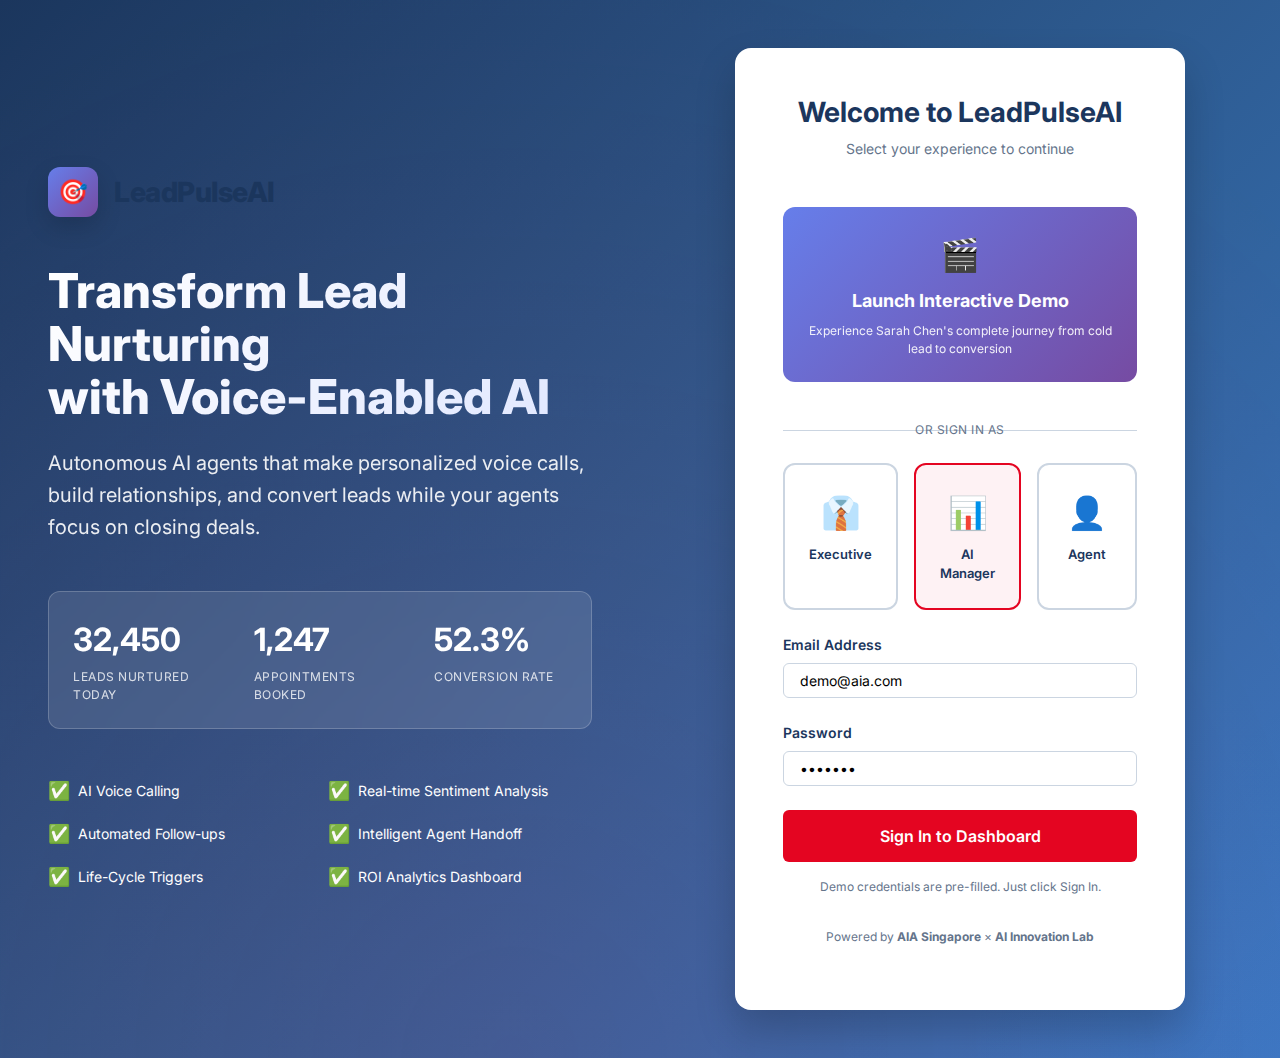
<file: index.html>
<!DOCTYPE html>
<html lang="en">
<head>
    <meta charset="UTF-8">
    <meta name="viewport" content="width=device-width, initial-scale=1.0">
    <title>LeadPulseAI - Voice-Enabled Lead Nurturing Platform</title>
    <link rel="stylesheet" href="css/global.css">
    <link rel="stylesheet" href="css/components.css">
    <link rel="preconnect" href="https://fonts.googleapis.com">
    <link rel="preconnect" href="https://fonts.gstatic.com" crossorigin>
    <link href="https://fonts.googleapis.com/css2?family=Inter:wght@300;400;500;600;700;800&display=swap" rel="stylesheet">
    <style>
        .login-container {
            min-height: 100vh;
            display: flex;
            background: linear-gradient(135deg, #1B365D 0%, #2D5A8F 50%, #3A7BC8 100%);
            position: relative;
            overflow: hidden;
        }

        .login-container::before {
            content: '';
            position: absolute;
            width: 200%;
            height: 200%;
            background:
                radial-gradient(circle at 20% 50%, rgba(228, 5, 33, 0.1) 0%, transparent 50%),
                radial-gradient(circle at 80% 80%, rgba(0, 102, 204, 0.15) 0%, transparent 50%);
            animation: float 20s ease-in-out infinite;
        }

        @keyframes float {
            0%, 100% { transform: translate(0, 0) rotate(0deg); }
            33% { transform: translate(-50px, -50px) rotate(5deg); }
            66% { transform: translate(50px, 50px) rotate(-5deg); }
        }

        .login-left {
            flex: 1;
            display: flex;
            flex-direction: column;
            justify-content: center;
            padding: var(--space-2xl);
            color: white;
            position: relative;
            z-index: 1;
        }

        .login-right {
            flex: 1;
            display: flex;
            align-items: center;
            justify-content: center;
            padding: var(--space-2xl);
            position: relative;
            z-index: 1;
        }

        .logo {
            display: flex;
            align-items: center;
            gap: var(--space-md);
            margin-bottom: var(--space-2xl);
        }

        .logo-icon {
            width: 50px;
            height: 50px;
            background: var(--gradient-primary);
            border-radius: var(--radius-md);
            display: flex;
            align-items: center;
            justify-content: center;
            font-size: 24px;
            box-shadow: var(--shadow-lg);
        }

        .logo-text {
            font-size: 28px;
            font-weight: 800;
            letter-spacing: -0.5px;
        }

        .hero-title {
            font-size: 48px;
            font-weight: 800;
            line-height: 1.1;
            margin-bottom: var(--space-lg);
            background: linear-gradient(135deg, #ffffff 0%, #e0e7ff 100%);
            -webkit-background-clip: text;
            -webkit-text-fill-color: transparent;
            background-clip: text;
        }

        .hero-subtitle {
            font-size: 20px;
            opacity: 0.9;
            margin-bottom: var(--space-2xl);
            line-height: 1.6;
        }

        .stats-ticker {
            display: flex;
            gap: var(--space-2xl);
            padding: var(--space-lg);
            background: rgba(255, 255, 255, 0.1);
            backdrop-filter: blur(10px);
            border-radius: var(--radius-md);
            border: 1px solid rgba(255, 255, 255, 0.2);
        }

        .stat-item {
            flex: 1;
        }

        .stat-value {
            font-size: 32px;
            font-weight: 700;
            margin-bottom: 4px;
        }

        .stat-label {
            font-size: 12px;
            opacity: 0.8;
            text-transform: uppercase;
            letter-spacing: 0.5px;
        }

        .login-card {
            background: white;
            border-radius: var(--radius-lg);
            box-shadow: var(--shadow-xl);
            padding: var(--space-2xl);
            width: 100%;
            max-width: 450px;
            animation: slideIn 0.6s ease-out;
        }

        .login-header {
            text-align: center;
            margin-bottom: var(--space-2xl);
        }

        .login-title {
            font-size: 28px;
            font-weight: 700;
            color: var(--navy-blue);
            margin-bottom: var(--space-sm);
        }

        .login-subtitle {
            color: var(--medium);
            font-size: 14px;
        }

        .demo-banner {
            background: linear-gradient(135deg, #667eea 0%, #764ba2 100%);
            color: white;
            padding: var(--space-lg);
            border-radius: var(--radius-md);
            text-align: center;
            margin-bottom: var(--space-2xl);
            cursor: pointer;
            transition: all var(--transition-normal);
        }

        .demo-banner:hover {
            transform: translateY(-2px);
            box-shadow: var(--shadow-lg);
        }

        .demo-banner-icon {
            font-size: 32px;
            margin-bottom: var(--space-sm);
        }

        .demo-banner-title {
            font-size: 18px;
            font-weight: 700;
            margin-bottom: var(--space-sm);
        }

        .demo-banner-text {
            font-size: 12px;
            opacity: 0.9;
        }

        .divider {
            display: flex;
            align-items: center;
            text-align: center;
            margin: var(--space-xl) 0;
        }

        .divider::before,
        .divider::after {
            content: '';
            flex: 1;
            border-bottom: 1px solid var(--light);
        }

        .divider span {
            padding: 0 var(--space-md);
            color: var(--medium);
            font-size: 12px;
            text-transform: uppercase;
            letter-spacing: 0.5px;
        }

        .role-selector {
            display: grid;
            grid-template-columns: repeat(3, 1fr);
            gap: var(--space-md);
            margin-bottom: var(--space-lg);
        }

        .role-card {
            padding: var(--space-lg);
            border: 2px solid var(--light);
            border-radius: var(--radius-md);
            text-align: center;
            cursor: pointer;
            transition: all var(--transition-fast);
        }

        .role-card:hover {
            border-color: var(--sky-blue);
            background-color: rgba(0, 102, 204, 0.05);
        }

        .role-card.selected {
            border-color: var(--aia-red);
            background-color: rgba(228, 5, 33, 0.05);
        }

        .role-icon {
            font-size: 32px;
            margin-bottom: var(--space-sm);
        }

        .role-name {
            font-weight: 600;
            font-size: 13px;
            color: var(--navy-blue);
        }

        .features-list {
            display: grid;
            grid-template-columns: 1fr 1fr;
            gap: var(--space-md);
            margin-top: var(--space-2xl);
        }

        .feature-item {
            display: flex;
            align-items: center;
            gap: var(--space-sm);
            font-size: 14px;
        }

        .feature-icon {
            color: var(--success);
            font-size: 18px;
        }

        @media (max-width: 1024px) {
            .login-container {
                flex-direction: column;
            }

            .hero-title {
                font-size: 36px;
            }

            .stats-ticker {
                flex-direction: column;
                gap: var(--space-md);
            }
        }

        @media (max-width: 768px) {
            .role-selector {
                grid-template-columns: 1fr;
            }

            .features-list {
                grid-template-columns: 1fr;
            }
        }
    </style>
</head>
<body>
    <div class="login-container">
        <div class="login-left">
            <div class="logo">
                <div class="logo-icon">🎯</div>
                <div class="logo-text">LeadPulseAI</div>
            </div>

            <h1 class="hero-title">
                Transform Lead Nurturing<br>
                with Voice-Enabled AI
            </h1>

            <p class="hero-subtitle">
                Autonomous AI agents that make personalized voice calls, build relationships,
                and convert leads while your agents focus on closing deals.
            </p>

            <div class="stats-ticker fade-in">
                <div class="stat-item">
                    <div class="stat-value">32,450</div>
                    <div class="stat-label">Leads Nurtured Today</div>
                </div>
                <div class="stat-item">
                    <div class="stat-value">1,247</div>
                    <div class="stat-label">Appointments Booked</div>
                </div>
                <div class="stat-item">
                    <div class="stat-value">52.3%</div>
                    <div class="stat-label">Conversion Rate</div>
                </div>
            </div>

            <div class="features-list">
                <div class="feature-item">
                    <span class="feature-icon">✅</span>
                    <span>AI Voice Calling</span>
                </div>
                <div class="feature-item">
                    <span class="feature-icon">✅</span>
                    <span>Real-time Sentiment Analysis</span>
                </div>
                <div class="feature-item">
                    <span class="feature-icon">✅</span>
                    <span>Automated Follow-ups</span>
                </div>
                <div class="feature-item">
                    <span class="feature-icon">✅</span>
                    <span>Intelligent Agent Handoff</span>
                </div>
                <div class="feature-item">
                    <span class="feature-icon">✅</span>
                    <span>Life-Cycle Triggers</span>
                </div>
                <div class="feature-item">
                    <span class="feature-icon">✅</span>
                    <span>ROI Analytics Dashboard</span>
                </div>
            </div>
        </div>

        <div class="login-right">
            <div class="login-card scale-in">
                <div class="login-header">
                    <h2 class="login-title">Welcome to LeadPulseAI</h2>
                    <p class="login-subtitle">Select your experience to continue</p>
                </div>

                <!-- Demo Mode Banner -->
                <div class="demo-banner" onclick="launchDemo()">
                    <div class="demo-banner-icon">🎬</div>
                    <div class="demo-banner-title">Launch Interactive Demo</div>
                    <div class="demo-banner-text">
                        Experience Sarah Chen's complete journey from cold lead to conversion
                    </div>
                </div>

                <div class="divider">
                    <span>or sign in as</span>
                </div>

                <!-- Role Selector -->
                <div class="role-selector">
                    <div class="role-card" onclick="selectRole('executive')" id="role-executive">
                        <div class="role-icon">👔</div>
                        <div class="role-name">Executive</div>
                    </div>
                    <div class="role-card selected" onclick="selectRole('manager')" id="role-manager">
                        <div class="role-icon">📊</div>
                        <div class="role-name">AI Manager</div>
                    </div>
                    <div class="role-card" onclick="selectRole('agent')" id="role-agent">
                        <div class="role-icon">👤</div>
                        <div class="role-name">Agent</div>
                    </div>
                </div>

                <!-- Login Form -->
                <form onsubmit="handleLogin(event)">
                    <div class="form-group">
                        <label class="form-label">Email Address</label>
                        <input
                            type="email"
                            class="form-input"
                            placeholder="you@aia.com"
                            value="demo@aia.com"
                            required
                        >
                    </div>

                    <div class="form-group">
                        <label class="form-label">Password</label>
                        <input
                            type="password"
                            class="form-input"
                            placeholder="••••••••"
                            value="demo123"
                            required
                        >
                    </div>

                    <button type="submit" class="btn btn-primary w-full btn-lg">
                        Sign In to Dashboard
                    </button>

                    <p class="text-center text-sm text-medium mt-md">
                        Demo credentials are pre-filled. Just click Sign In.
                    </p>
                </form>

                <div class="mt-xl text-center">
                    <p class="text-sm text-medium">
                        Powered by <strong>AIA Singapore</strong> × <strong>AI Innovation Lab</strong>
                    </p>
                </div>
            </div>
        </div>
    </div>

    <script>
        let selectedRole = 'manager';

        function selectRole(role) {
            selectedRole = role;
            document.querySelectorAll('.role-card').forEach(card => {
                card.classList.remove('selected');
            });
            document.getElementById(`role-${role}`).classList.add('selected');
        }

        function handleLogin(event) {
            event.preventDefault();
            // Add a subtle loading state
            const btn = event.target.querySelector('button[type="submit"]');
            btn.innerHTML = '<div class="loading-dots"><div class="loading-dot"></div><div class="loading-dot"></div><div class="loading-dot"></div></div>';
            btn.disabled = true;

            // Simulate loading and redirect
            setTimeout(() => {
                window.location.href = 'dashboard.html?role=' + selectedRole;
            }, 800);
        }

        function launchDemo() {
            // Add subtle animation
            const banner = document.querySelector('.demo-banner');
            banner.style.transform = 'scale(0.98)';

            setTimeout(() => {
                window.location.href = 'demo-mode.html';
            }, 200);
        }

        // Add dynamic animations on load
        window.addEventListener('load', () => {
            // Animate stats
            const statValues = document.querySelectorAll('.stat-value');
            statValues.forEach((stat, index) => {
                stat.style.opacity = '0';
                setTimeout(() => {
                    stat.style.transition = 'opacity 0.5s ease-in';
                    stat.style.opacity = '1';
                }, index * 200);
            });
        });
    </script>
</body>
</html>
</file>
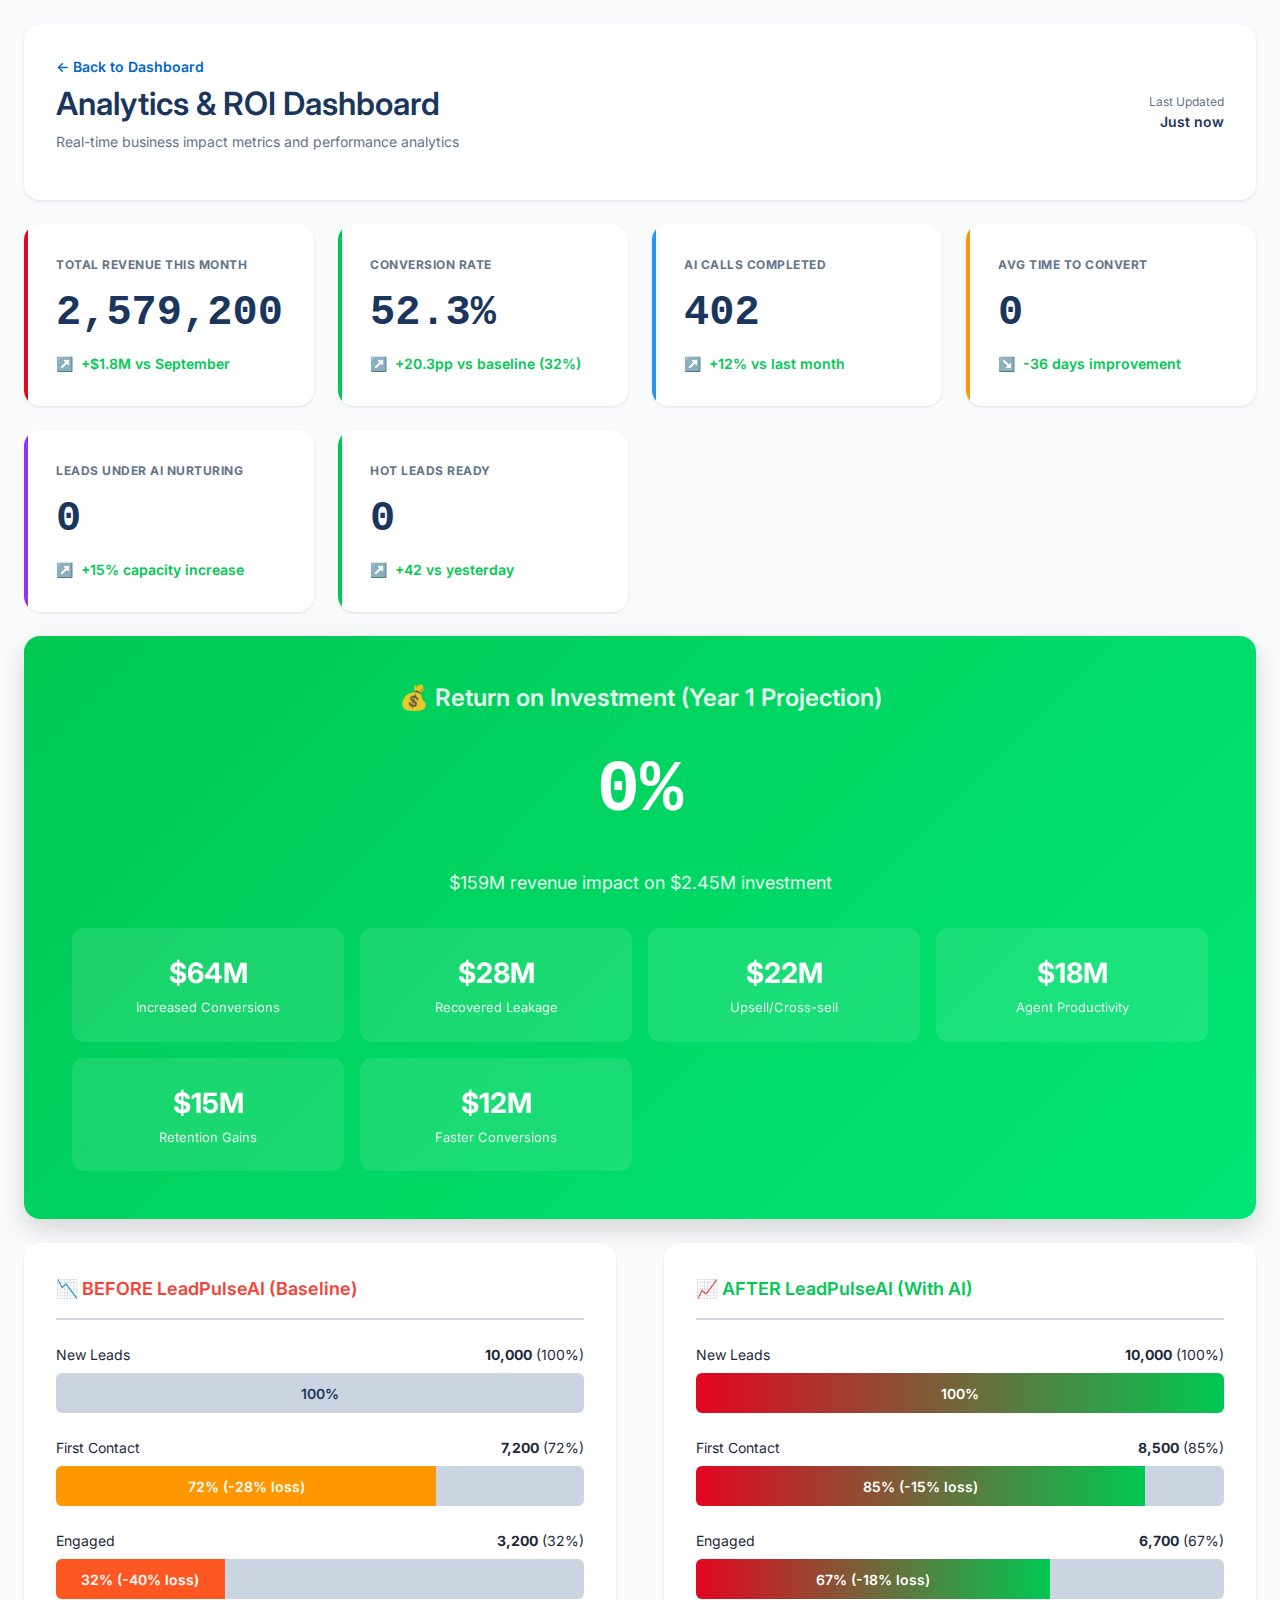
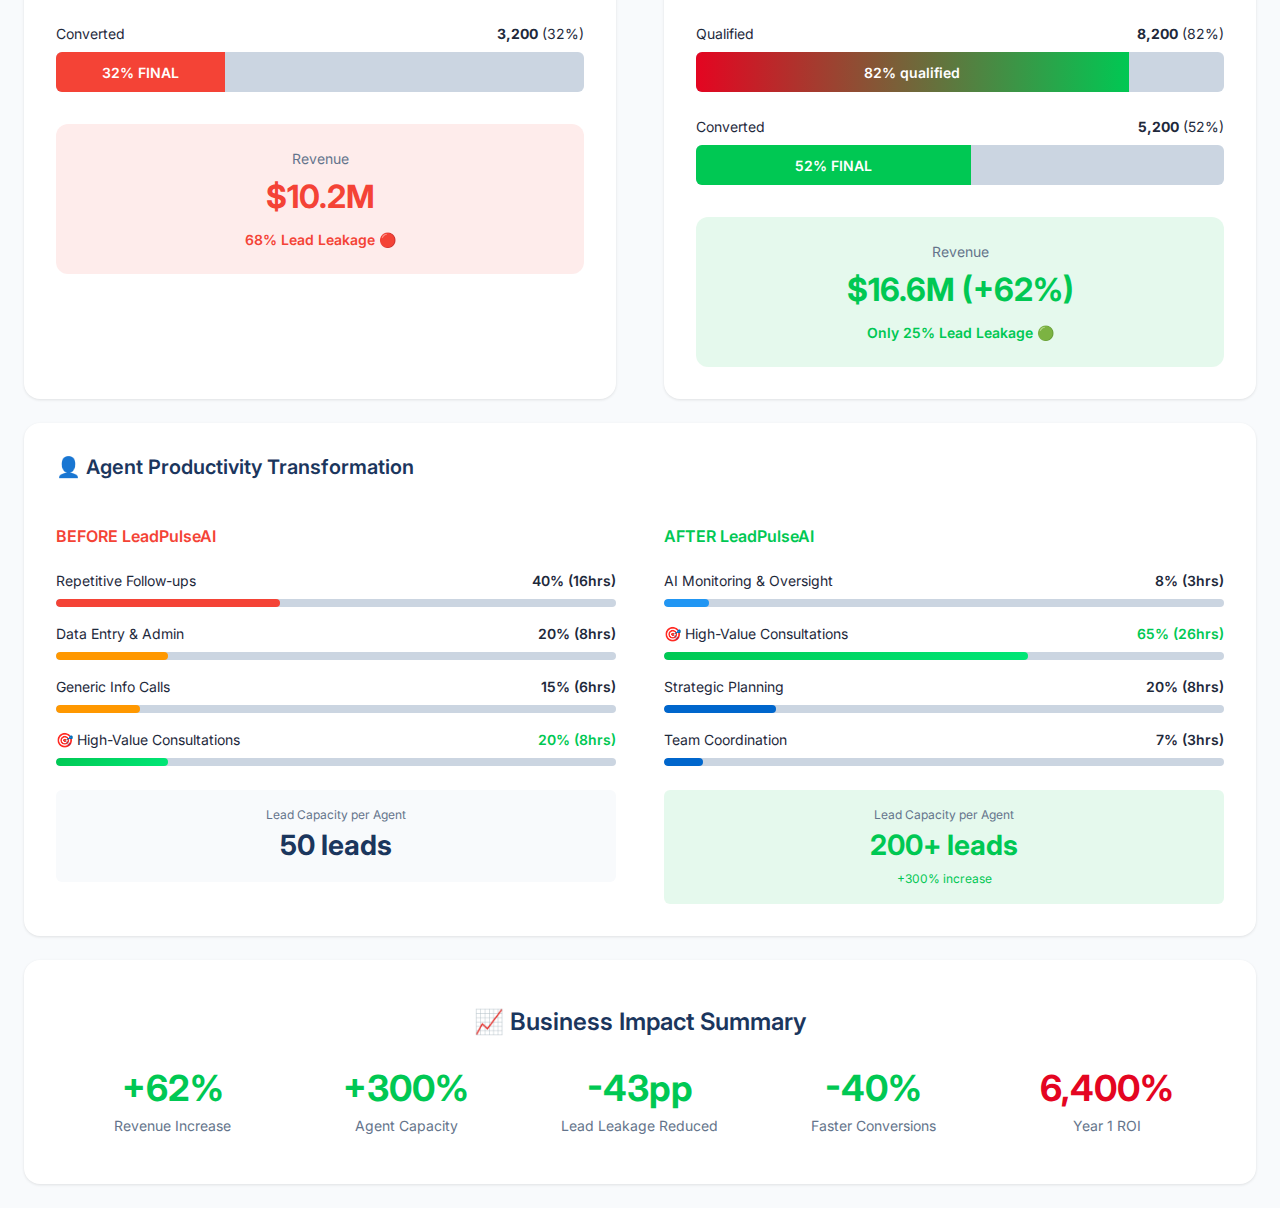
<file: analytics.html>
<!DOCTYPE html>
<html lang="en">
<head>
    <meta charset="UTF-8">
    <meta name="viewport" content="width=device-width, initial-scale=1.0">
    <title>Analytics & ROI - LeadPulseAI</title>
    <link rel="stylesheet" href="css/global.css">
    <link rel="stylesheet" href="css/components.css">
    <link href="https://fonts.googleapis.com/css2?family=Inter:wght@300;400;500;600;700;800&display=swap" rel="stylesheet">
    <style>
        body {
            background: var(--background);
            margin: 0;
        }

        .analytics-container {
            max-width: 1600px;
            margin: 0 auto;
            padding: var(--space-lg);
        }

        .page-header {
            background: white;
            border-radius: var(--radius-lg);
            padding: var(--space-xl);
            margin-bottom: var(--space-lg);
            box-shadow: var(--shadow-sm);
        }

        .header-content {
            display: flex;
            align-items: center;
            justify-content: space-between;
        }

        .kpi-grid {
            display: grid;
            grid-template-columns: repeat(auto-fit, minmax(280px, 1fr));
            gap: var(--space-lg);
            margin-bottom: var(--space-lg);
        }

        .kpi-card {
            background: white;
            border-radius: var(--radius-lg);
            padding: var(--space-xl);
            box-shadow: var(--shadow-sm);
            position: relative;
            overflow: hidden;
            transition: all var(--transition-normal);
        }

        .kpi-card:hover {
            transform: translateY(-4px);
            box-shadow: var(--shadow-lg);
        }

        .kpi-card::before {
            content: '';
            position: absolute;
            top: 0;
            left: 0;
            width: 4px;
            height: 100%;
            background: var(--aia-red);
        }

        .kpi-card.success::before { background: var(--success); }
        .kpi-card.info::before { background: var(--info); }
        .kpi-card.warning::before { background: var(--warning); }
        .kpi-card.purple::before { background: var(--ai-purple); }

        .kpi-label {
            font-size: 12px;
            font-weight: 700;
            text-transform: uppercase;
            color: var(--medium);
            letter-spacing: 0.5px;
            margin-bottom: var(--space-sm);
        }

        .kpi-value {
            font-size: 42px;
            font-weight: 700;
            color: var(--navy-blue);
            margin-bottom: var(--space-sm);
            font-family: var(--font-mono);
        }

        .kpi-change {
            display: flex;
            align-items: center;
            gap: var(--space-sm);
            font-size: 14px;
            font-weight: 600;
        }

        .kpi-change.positive { color: var(--success); }
        .kpi-change.negative { color: var(--danger); }

        .chart-container {
            background: white;
            border-radius: var(--radius-lg);
            padding: var(--space-xl);
            box-shadow: var(--shadow-sm);
            margin-bottom: var(--space-lg);
        }

        .chart-header {
            display: flex;
            align-items: center;
            justify-content: space-between;
            margin-bottom: var(--space-xl);
        }

        .chart-title {
            font-size: 20px;
            font-weight: 600;
            color: var(--navy-blue);
        }

        .comparison-grid {
            display: grid;
            grid-template-columns: 1fr 1fr;
            gap: var(--space-2xl);
            margin-bottom: var(--space-lg);
        }

        .comparison-column {
            background: white;
            border-radius: var(--radius-lg);
            padding: var(--space-xl);
            box-shadow: var(--shadow-sm);
        }

        .comparison-title {
            font-size: 18px;
            font-weight: 600;
            margin-bottom: var(--space-lg);
            padding-bottom: var(--space-md);
            border-bottom: 2px solid var(--light);
        }

        .funnel-step {
            margin-bottom: var(--space-lg);
        }

        .funnel-label {
            display: flex;
            justify-content: space-between;
            margin-bottom: var(--space-sm);
            font-size: 14px;
        }

        .funnel-bar {
            height: 40px;
            background: var(--light);
            border-radius: var(--radius-sm);
            overflow: hidden;
            position: relative;
        }

        .funnel-fill {
            height: 100%;
            background: linear-gradient(90deg, var(--aia-red) 0%, var(--success) 100%);
            display: flex;
            align-items: center;
            justify-content: center;
            color: white;
            font-weight: 600;
            transition: width 1s ease-out;
        }

        .roi-card {
            background: linear-gradient(135deg, #00C853 0%, #00E676 100%);
            color: white;
            border-radius: var(--radius-lg);
            padding: var(--space-2xl);
            text-align: center;
            box-shadow: var(--shadow-lg);
            margin-bottom: var(--space-lg);
        }

        .roi-value {
            font-size: 72px;
            font-weight: 700;
            margin: var(--space-lg) 0;
            font-family: var(--font-mono);
        }

        .impact-grid {
            display: grid;
            grid-template-columns: repeat(auto-fit, minmax(250px, 1fr));
            gap: var(--space-md);
            margin-top: var(--space-xl);
        }

        .impact-item {
            background: rgba(255, 255, 255, 0.1);
            backdrop-filter: blur(10px);
            padding: var(--space-lg);
            border-radius: var(--radius-md);
        }

        .impact-value {
            font-size: 28px;
            font-weight: 700;
            margin-bottom: 4px;
        }

        .impact-label {
            font-size: 13px;
            opacity: 0.9;
        }

        @media (max-width: 1024px) {
            .comparison-grid {
                grid-template-columns: 1fr;
            }
        }
    </style>
</head>
<body>
    <div class="analytics-container">
        <!-- Page Header -->
        <div class="page-header">
            <div class="header-content">
                <div>
                    <a href="dashboard.html" style="color: var(--sky-blue); text-decoration: none; font-weight: 600; display: inline-block; margin-bottom: var(--space-sm);">
                        ← Back to Dashboard
                    </a>
                    <h1 style="font-size: 32px; color: var(--navy-blue); margin: 0;">Analytics & ROI Dashboard</h1>
                    <p style="color: var(--medium); margin-top: 8px;">Real-time business impact metrics and performance analytics</p>
                </div>
                <div style="text-align: right;">
                    <div style="font-size: 12px; color: var(--medium);">Last Updated</div>
                    <div style="font-weight: 600; color: var(--navy-blue);" id="lastUpdated">Just now</div>
                </div>
            </div>
        </div>

        <!-- Key Performance Indicators -->
        <div class="kpi-grid">
            <div class="kpi-card">
                <div class="kpi-label">Total Revenue This Month</div>
                <div class="kpi-value" id="totalRevenue">$0</div>
                <div class="kpi-change positive">
                    <span>↗️</span>
                    <span>+$1.8M vs September</span>
                </div>
            </div>

            <div class="kpi-card success">
                <div class="kpi-label">Conversion Rate</div>
                <div class="kpi-value" id="conversionRate">0%</div>
                <div class="kpi-change positive">
                    <span>↗️</span>
                    <span>+20.3pp vs baseline (32%)</span>
                </div>
            </div>

            <div class="kpi-card info">
                <div class="kpi-label">AI Calls Completed</div>
                <div class="kpi-value" id="aiCalls">0</div>
                <div class="kpi-change positive">
                    <span>↗️</span>
                    <span>+12% vs last month</span>
                </div>
            </div>

            <div class="kpi-card warning">
                <div class="kpi-label">Avg Time to Convert</div>
                <div class="kpi-value" id="avgTime">0</div>
                <div class="kpi-change positive">
                    <span>↘️</span>
                    <span>-36 days improvement</span>
                </div>
            </div>

            <div class="kpi-card purple">
                <div class="kpi-label">Leads Under AI Nurturing</div>
                <div class="kpi-value" id="leadsNurturing">0</div>
                <div class="kpi-change positive">
                    <span>↗️</span>
                    <span>+15% capacity increase</span>
                </div>
            </div>

            <div class="kpi-card success">
                <div class="kpi-label">Hot Leads Ready</div>
                <div class="kpi-value" id="hotLeads">0</div>
                <div class="kpi-change positive">
                    <span>↗️</span>
                    <span>+42 vs yesterday</span>
                </div>
            </div>
        </div>

        <!-- ROI Showcase -->
        <div class="roi-card">
            <h2 style="font-size: 24px; margin: 0; opacity: 0.9;">💰 Return on Investment (Year 1 Projection)</h2>
            <div class="roi-value" id="roiValue">0%</div>
            <p style="font-size: 18px; opacity: 0.9;">$159M revenue impact on $2.45M investment</p>

            <div class="impact-grid">
                <div class="impact-item">
                    <div class="impact-value">$64M</div>
                    <div class="impact-label">Increased Conversions</div>
                </div>
                <div class="impact-item">
                    <div class="impact-value">$28M</div>
                    <div class="impact-label">Recovered Leakage</div>
                </div>
                <div class="impact-item">
                    <div class="impact-value">$22M</div>
                    <div class="impact-label">Upsell/Cross-sell</div>
                </div>
                <div class="impact-item">
                    <div class="impact-value">$18M</div>
                    <div class="impact-label">Agent Productivity</div>
                </div>
                <div class="impact-item">
                    <div class="impact-value">$15M</div>
                    <div class="impact-label">Retention Gains</div>
                </div>
                <div class="impact-item">
                    <div class="impact-value">$12M</div>
                    <div class="impact-label">Faster Conversions</div>
                </div>
            </div>
        </div>

        <!-- Conversion Funnel Comparison -->
        <div class="comparison-grid">
            <div class="comparison-column">
                <div class="comparison-title" style="color: var(--danger);">
                    📉 BEFORE LeadPulseAI (Baseline)
                </div>

                <div class="funnel-step">
                    <div class="funnel-label">
                        <span>New Leads</span>
                        <span><strong>10,000</strong> (100%)</span>
                    </div>
                    <div class="funnel-bar">
                        <div class="funnel-fill" style="width: 100%; background: var(--light); color: var(--navy-blue);">
                            100%
                        </div>
                    </div>
                </div>

                <div class="funnel-step">
                    <div class="funnel-label">
                        <span>First Contact</span>
                        <span><strong>7,200</strong> (72%)</span>
                    </div>
                    <div class="funnel-bar">
                        <div class="funnel-fill" style="width: 72%; background: #FF9800;">
                            72% (-28% loss)
                        </div>
                    </div>
                </div>

                <div class="funnel-step">
                    <div class="funnel-label">
                        <span>Engaged</span>
                        <span><strong>3,200</strong> (32%)</span>
                    </div>
                    <div class="funnel-bar">
                        <div class="funnel-fill" style="width: 32%; background: #FF5722;">
                            32% (-40% loss)
                        </div>
                    </div>
                </div>

                <div class="funnel-step">
                    <div class="funnel-label">
                        <span>Converted</span>
                        <span><strong>3,200</strong> (32%)</span>
                    </div>
                    <div class="funnel-bar">
                        <div class="funnel-fill" style="width: 32%; background: var(--danger);">
                            32% FINAL
                        </div>
                    </div>
                </div>

                <div style="margin-top: var(--space-xl); padding: var(--space-lg); background: rgba(244, 67, 54, 0.1); border-radius: var(--radius-md); text-align: center;">
                    <div style="font-size: 14px; color: var(--medium); margin-bottom: 4px;">Revenue</div>
                    <div style="font-size: 32px; font-weight: 700; color: var(--danger);">$10.2M</div>
                    <div style="font-size: 14px; color: var(--danger); margin-top: 8px; font-weight: 600;">
                        68% Lead Leakage 🔴
                    </div>
                </div>
            </div>

            <div class="comparison-column">
                <div class="comparison-title" style="color: var(--success);">
                    📈 AFTER LeadPulseAI (With AI)
                </div>

                <div class="funnel-step">
                    <div class="funnel-label">
                        <span>New Leads</span>
                        <span><strong>10,000</strong> (100%)</span>
                    </div>
                    <div class="funnel-bar">
                        <div class="funnel-fill" style="width: 100%;">
                            100%
                        </div>
                    </div>
                </div>

                <div class="funnel-step">
                    <div class="funnel-label">
                        <span>First Contact</span>
                        <span><strong>8,500</strong> (85%)</span>
                    </div>
                    <div class="funnel-bar">
                        <div class="funnel-fill" style="width: 85%;">
                            85% (-15% loss)
                        </div>
                    </div>
                </div>

                <div class="funnel-step">
                    <div class="funnel-label">
                        <span>Engaged</span>
                        <span><strong>6,700</strong> (67%)</span>
                    </div>
                    <div class="funnel-bar">
                        <div class="funnel-fill" style="width: 67%;">
                            67% (-18% loss)
                        </div>
                    </div>
                </div>

                <div class="funnel-step">
                    <div class="funnel-label">
                        <span>Qualified</span>
                        <span><strong>8,200</strong> (82%)</span>
                    </div>
                    <div class="funnel-bar">
                        <div class="funnel-fill" style="width: 82%;">
                            82% qualified
                        </div>
                    </div>
                </div>

                <div class="funnel-step">
                    <div class="funnel-label">
                        <span>Converted</span>
                        <span><strong>5,200</strong> (52%)</strong>
                    </div>
                    <div class="funnel-bar">
                        <div class="funnel-fill" style="width: 52%; background: var(--success);">
                            52% FINAL
                        </div>
                    </div>
                </div>

                <div style="margin-top: var(--space-xl); padding: var(--space-lg); background: rgba(0, 200, 83, 0.1); border-radius: var(--radius-md); text-align: center;">
                    <div style="font-size: 14px; color: var(--medium); margin-bottom: 4px;">Revenue</div>
                    <div style="font-size: 32px; font-weight: 700; color: var(--success);">$16.6M (+62%)</div>
                    <div style="font-size: 14px; color: var(--success); margin-top: 8px; font-weight: 600;">
                        Only 25% Lead Leakage 🟢
                    </div>
                </div>
            </div>
        </div>

        <!-- Agent Productivity -->
        <div class="chart-container">
            <div class="chart-header">
                <h3 class="chart-title">👤 Agent Productivity Transformation</h3>
            </div>

            <div style="display: grid; grid-template-columns: 1fr 1fr; gap: var(--space-2xl);">
                <div>
                    <h4 style="margin-bottom: var(--space-lg); color: var(--danger);">BEFORE LeadPulseAI</h4>
                    <div style="margin-bottom: var(--space-md);">
                        <div style="display: flex; justify-content: space-between; margin-bottom: 8px;">
                            <span style="font-size: 14px;">Repetitive Follow-ups</span>
                            <span style="font-weight: 600;">40% (16hrs)</span>
                        </div>
                        <div class="progress">
                            <div class="progress-bar progress-bar-danger" style="width: 40%;"></div>
                        </div>
                    </div>

                    <div style="margin-bottom: var(--space-md);">
                        <div style="display: flex; justify-content: space-between; margin-bottom: 8px;">
                            <span style="font-size: 14px;">Data Entry & Admin</span>
                            <span style="font-weight: 600;">20% (8hrs)</span>
                        </div>
                        <div class="progress">
                            <div class="progress-bar" style="width: 20%; background: var(--warning);"></div>
                        </div>
                    </div>

                    <div style="margin-bottom: var(--space-md);">
                        <div style="display: flex; justify-content: space-between; margin-bottom: 8px;">
                            <span style="font-size: 14px;">Generic Info Calls</span>
                            <span style="font-weight: 600;">15% (6hrs)</span>
                        </div>
                        <div class="progress">
                            <div class="progress-bar" style="width: 15%; background: var(--warning);"></div>
                        </div>
                    </div>

                    <div style="margin-bottom: var(--space-md);">
                        <div style="display: flex; justify-content: space-between; margin-bottom: 8px;">
                            <span style="font-size: 14px;">🎯 High-Value Consultations</span>
                            <span style="font-weight: 600; color: var(--success);">20% (8hrs)</span>
                        </div>
                        <div class="progress">
                            <div class="progress-bar progress-bar-gradient" style="width: 20%;"></div>
                        </div>
                    </div>

                    <div style="margin-top: var(--space-lg); padding: var(--space-md); background: var(--background); border-radius: var(--radius-sm); text-align: center;">
                        <div style="font-size: 12px; color: var(--medium);">Lead Capacity per Agent</div>
                        <div style="font-size: 28px; font-weight: 700; color: var(--navy-blue);">50 leads</div>
                    </div>
                </div>

                <div>
                    <h4 style="margin-bottom: var(--space-lg); color: var(--success);">AFTER LeadPulseAI</h4>
                    <div style="margin-bottom: var(--space-md);">
                        <div style="display: flex; justify-content: space-between; margin-bottom: 8px;">
                            <span style="font-size: 14px;">AI Monitoring & Oversight</span>
                            <span style="font-weight: 600;">8% (3hrs)</span>
                        </div>
                        <div class="progress">
                            <div class="progress-bar" style="width: 8%; background: var(--info);"></div>
                        </div>
                    </div>

                    <div style="margin-bottom: var(--space-md);">
                        <div style="display: flex; justify-content: space-between; margin-bottom: 8px;">
                            <span style="font-size: 14px;">🎯 High-Value Consultations</span>
                            <span style="font-weight: 600; color: var(--success);">65% (26hrs)</span>
                        </div>
                        <div class="progress">
                            <div class="progress-bar progress-bar-gradient" style="width: 65%;"></div>
                        </div>
                    </div>

                    <div style="margin-bottom: var(--space-md);">
                        <div style="display: flex; justify-content: space-between; margin-bottom: 8px;">
                            <span style="font-size: 14px;">Strategic Planning</span>
                            <span style="font-weight: 600;">20% (8hrs)</span>
                        </div>
                        <div class="progress">
                            <div class="progress-bar" style="width: 20%; background: var(--sky-blue);"></div>
                        </div>
                    </div>

                    <div style="margin-bottom: var(--space-md);">
                        <div style="display: flex; justify-content: space-between; margin-bottom: 8px;">
                            <span style="font-size: 14px;">Team Coordination</span>
                            <span style="font-weight: 600;">7% (3hrs)</span>
                        </div>
                        <div class="progress">
                            <div class="progress-bar" style="width: 7%; background: var(--sky-blue);"></div>
                        </div>
                    </div>

                    <div style="margin-top: var(--space-lg); padding: var(--space-md); background: rgba(0, 200, 83, 0.1); border-radius: var(--radius-sm); text-align: center;">
                        <div style="font-size: 12px; color: var(--medium);">Lead Capacity per Agent</div>
                        <div style="font-size: 28px; font-weight: 700; color: var(--success);">200+ leads</div>
                        <div style="font-size: 12px; color: var(--success); margin-top: 4px;">+300% increase</div>
                    </div>
                </div>
            </div>
        </div>

        <!-- Bottom Summary -->
        <div style="background: white; border-radius: var(--radius-lg); padding: var(--space-2xl); box-shadow: var(--shadow-sm); text-align: center;">
            <h3 style="font-size: 24px; color: var(--navy-blue); margin-bottom: var(--space-lg);">
                📈 Business Impact Summary
            </h3>
            <div style="display: grid; grid-template-columns: repeat(auto-fit, minmax(200px, 1fr)); gap: var(--space-xl);">
                <div>
                    <div style="font-size: 36px; font-weight: 700; color: var(--success);">+62%</div>
                    <div style="font-size: 14px; color: var(--medium);">Revenue Increase</div>
                </div>
                <div>
                    <div style="font-size: 36px; font-weight: 700; color: var(--success);">+300%</div>
                    <div style="font-size: 14px; color: var(--medium);">Agent Capacity</div>
                </div>
                <div>
                    <div style="font-size: 36px; font-weight: 700; color: var(--success);">-43pp</div>
                    <div style="font-size: 14px; color: var(--medium);">Lead Leakage Reduced</div>
                </div>
                <div>
                    <div style="font-size: 36px; font-weight: 700; color: var(--success);">-40%</div>
                    <div style="font-size: 14px; color: var(--medium);">Faster Conversions</div>
                </div>
                <div>
                    <div style="font-size: 36px; font-weight: 700; color: var(--aia-red);">6,400%</div>
                    <div style="font-size: 14px; color: var(--medium);">Year 1 ROI</div>
                </div>
            </div>
        </div>
    </div>

    <script src="js/data.js"></script>
    <script>
        // Animate values on load
        function animateValue(element, start, end, duration, prefix = '', suffix = '') {
            let current = start;
            const range = end - start;
            const increment = range / (duration / 16);
            const timer = setInterval(() => {
                current += increment;
                if ((increment > 0 && current >= end) || (increment < 0 && current <= end)) {
                    current = end;
                    clearInterval(timer);
                }
                element.textContent = prefix + Math.round(current).toLocaleString() + suffix;
            }, 16);
        }

        function formatCurrency(value) {
            return '$' + (value / 1000000).toFixed(1) + 'M';
        }

        // Initialize dashboard
        window.addEventListener('load', () => {
            // Animate KPIs
            setTimeout(() => {
                const revenue = document.getElementById('totalRevenue');
                animateValue(revenue, 0, 12400000, 2000);
                setTimeout(() => {
                    revenue.textContent = formatCurrency(12400000) + ' SGD';
                }, 2000);
            }, 300);

            setTimeout(() => {
                document.getElementById('conversionRate').textContent = '52.3%';
            }, 500);

            setTimeout(() => {
                animateValue(document.getElementById('aiCalls'), 0, 45230, 1800);
            }, 700);

            setTimeout(() => {
                document.getElementById('avgTime').textContent = '54 days';
            }, 900);

            setTimeout(() => {
                animateValue(document.getElementById('leadsNurturing'), 0, 8450, 1600);
            }, 1100);

            setTimeout(() => {
                animateValue(document.getElementById('hotLeads'), 0, 247, 1400);
            }, 1300);

            setTimeout(() => {
                document.getElementById('roiValue').textContent = '6,400%';
            }, 1500);

            // Animate funnel bars
            setTimeout(() => {
                document.querySelectorAll('.funnel-fill').forEach((bar, index) => {
                    setTimeout(() => {
                        bar.style.opacity = '1';
                    }, index * 200);
                });
            }, 2000);

            // Update last updated time
            setInterval(() => {
                const now = new Date();
                const time = now.toLocaleTimeString('en-SG', { hour: '2-digit', minute: '2-digit' });
                document.getElementById('lastUpdated').textContent = time;
            }, 60000);
        });
    </script>
</body>
</html>
</file>
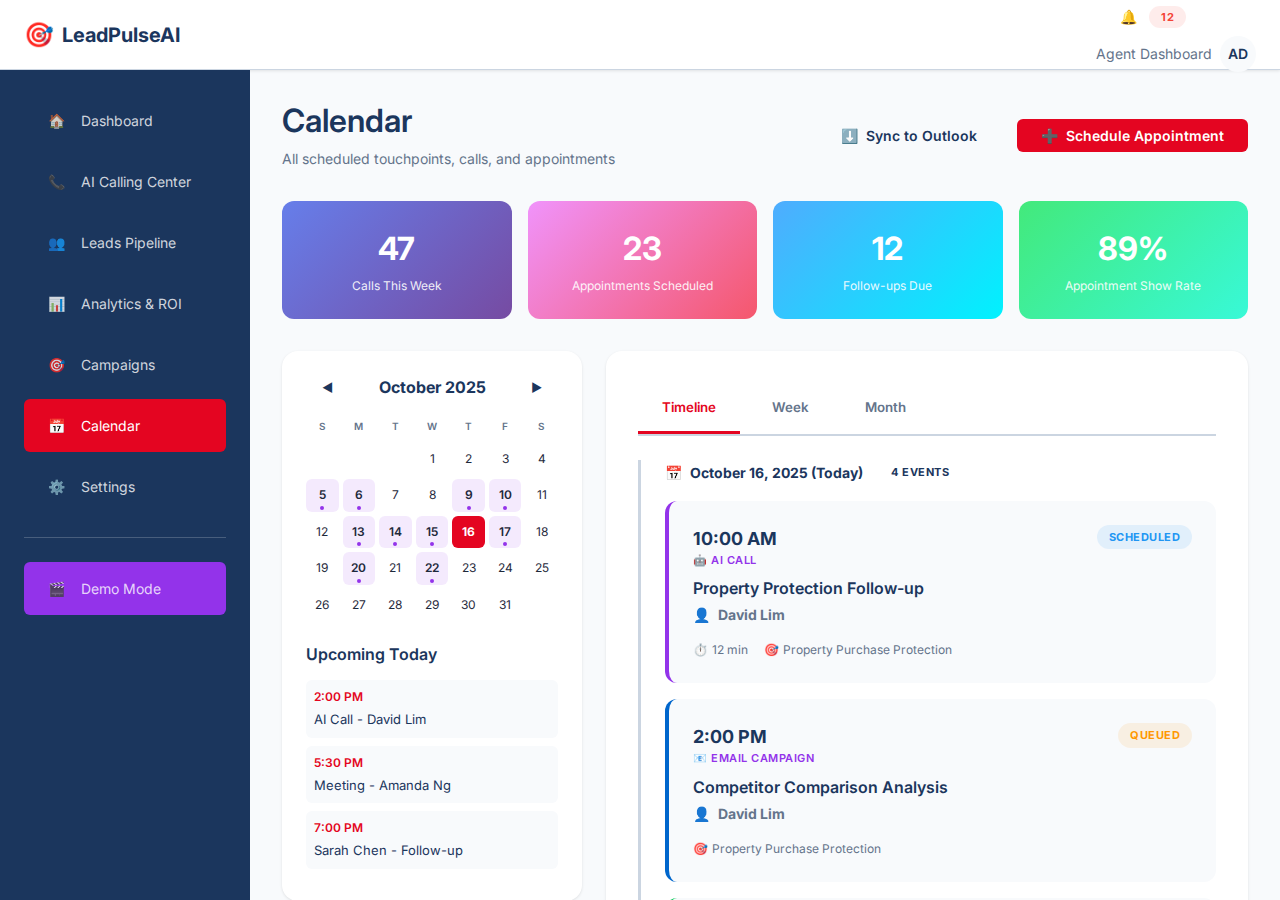
<file: calendar.html>
<!DOCTYPE html>
<html lang="en">
<head>
    <meta charset="UTF-8">
    <meta name="viewport" content="width=device-width, initial-scale=1.0">
    <title>Calendar - LeadPulseAI</title>
    <link rel="stylesheet" href="css/global.css">
    <link rel="stylesheet" href="css/components.css">
    <link rel="preconnect" href="https://fonts.googleapis.com">
    <link rel="preconnect" href="https://fonts.gstatic.com" crossorigin>
    <link href="https://fonts.googleapis.com/css2?family=Inter:wght@300;400;500;600;700;800&display=swap" rel="stylesheet">
    <style>
        .dashboard-layout {
            display: grid;
            grid-template-columns: 250px 1fr;
            grid-template-rows: 70px 1fr;
            height: 100vh;
            background: var(--background);
        }

        .top-nav {
            grid-column: 1 / -1;
            background: white;
            border-bottom: 1px solid var(--light);
            display: flex;
            align-items: center;
            justify-content: space-between;
            padding: 0 var(--space-lg);
            box-shadow: var(--shadow-sm);
        }

        .sidebar {
            background: var(--navy-blue);
            color: white;
            padding: var(--space-lg);
            overflow-y: auto;
        }

        .nav-item {
            display: flex;
            align-items: center;
            gap: var(--space-md);
            padding: var(--space-md) var(--space-lg);
            color: rgba(255, 255, 255, 0.8);
            text-decoration: none;
            border-radius: var(--radius-sm);
            transition: all var(--transition-fast);
            margin-bottom: var(--space-sm);
            font-size: 14px;
        }

        .nav-item:hover {
            background: rgba(255, 255, 255, 0.1);
            color: white;
            text-decoration: none;
        }

        .nav-item.active {
            background: var(--aia-red);
            color: white;
        }

        .nav-item.demo {
            background: var(--ai-purple);
            margin-top: var(--space-lg);
        }

        .main-content {
            padding: var(--space-xl);
            overflow-y: auto;
        }

        .calendar-container {
            display: grid;
            grid-template-columns: 300px 1fr;
            gap: var(--space-lg);
            margin-top: var(--space-xl);
        }

        .calendar-sidebar {
            background: white;
            border-radius: var(--radius-lg);
            padding: var(--space-lg);
            box-shadow: var(--shadow-sm);
            height: fit-content;
        }

        .mini-calendar {
            margin-bottom: var(--space-lg);
        }

        .month-header {
            display: flex;
            justify-content: space-between;
            align-items: center;
            margin-bottom: var(--space-md);
        }

        .month-name {
            font-weight: 700;
            font-size: 16px;
            color: var(--navy-blue);
        }

        .calendar-grid {
            display: grid;
            grid-template-columns: repeat(7, 1fr);
            gap: 4px;
        }

        .day-name {
            font-size: 10px;
            color: var(--medium);
            text-align: center;
            padding: 4px;
            font-weight: 600;
        }

        .day-cell {
            aspect-ratio: 1;
            display: flex;
            align-items: center;
            justify-content: center;
            font-size: 12px;
            border-radius: var(--radius-sm);
            cursor: pointer;
            transition: all var(--transition-fast);
        }

        .day-cell:hover {
            background: var(--background);
        }

        .day-cell.today {
            background: var(--aia-red);
            color: white;
            font-weight: 700;
        }

        .day-cell.has-events {
            background: rgba(147, 51, 234, 0.1);
            font-weight: 600;
            position: relative;
        }

        .day-cell.has-events::after {
            content: '';
            position: absolute;
            bottom: 2px;
            width: 4px;
            height: 4px;
            background: var(--ai-purple);
            border-radius: 50%;
        }

        .upcoming-list {
            margin-top: var(--space-lg);
        }

        .upcoming-item {
            padding: var(--space-sm);
            background: var(--background);
            border-radius: var(--radius-sm);
            margin-bottom: var(--space-sm);
            font-size: 12px;
        }

        .upcoming-time {
            color: var(--aia-red);
            font-weight: 600;
        }

        .calendar-main {
            background: white;
            border-radius: var(--radius-lg);
            padding: var(--space-xl);
            box-shadow: var(--shadow-sm);
        }

        .view-tabs {
            display: flex;
            gap: var(--space-sm);
            margin-bottom: var(--space-lg);
            border-bottom: 2px solid var(--light);
        }

        .view-tab {
            padding: var(--space-md) var(--space-lg);
            background: none;
            border: none;
            border-bottom: 3px solid transparent;
            color: var(--medium);
            font-weight: 600;
            cursor: pointer;
            transition: all var(--transition-fast);
        }

        .view-tab:hover {
            color: var(--navy-blue);
        }

        .view-tab.active {
            color: var(--aia-red);
            border-bottom-color: var(--aia-red);
        }

        .timeline-view {
            display: flex;
            flex-direction: column;
            gap: var(--space-lg);
        }

        .day-section {
            border-left: 3px solid var(--light);
            padding-left: var(--space-lg);
            position: relative;
        }

        .day-label {
            font-size: 14px;
            font-weight: 700;
            color: var(--navy-blue);
            margin-bottom: var(--space-md);
            display: flex;
            align-items: center;
            gap: var(--space-sm);
        }

        .event-card {
            background: var(--background);
            border-radius: var(--radius-md);
            padding: var(--space-lg);
            margin-bottom: var(--space-md);
            border-left: 4px solid var(--ai-purple);
            transition: all var(--transition-fast);
            cursor: pointer;
        }

        .event-card:hover {
            box-shadow: var(--shadow-md);
            transform: translateX(4px);
        }

        .event-card.ai-call {
            border-left-color: var(--ai-purple);
        }

        .event-card.human-call {
            border-left-color: var(--success);
        }

        .event-card.email {
            border-left-color: var(--sky-blue);
        }

        .event-card.sms {
            border-left-color: var(--warning);
        }

        .event-header {
            display: flex;
            justify-content: space-between;
            align-items: flex-start;
            margin-bottom: var(--space-sm);
        }

        .event-time {
            font-size: 18px;
            font-weight: 700;
            color: var(--navy-blue);
        }

        .event-type {
            font-size: 11px;
            font-weight: 600;
            text-transform: uppercase;
            letter-spacing: 0.5px;
        }

        .event-title {
            font-size: 16px;
            font-weight: 600;
            color: var(--navy-blue);
            margin-bottom: 4px;
        }

        .event-lead {
            font-size: 14px;
            color: var(--medium);
            display: flex;
            align-items: center;
            gap: var(--space-sm);
        }

        .event-meta {
            display: flex;
            gap: var(--space-md);
            margin-top: var(--space-md);
            font-size: 12px;
        }

        .meta-item {
            display: flex;
            align-items: center;
            gap: 4px;
            color: var(--medium);
        }

        .stats-row {
            display: grid;
            grid-template-columns: repeat(4, 1fr);
            gap: var(--space-md);
            margin-bottom: var(--space-lg);
        }

        .stat-card {
            background: linear-gradient(135deg, var(--gradient-primary));
            color: white;
            padding: var(--space-lg);
            border-radius: var(--radius-md);
            text-align: center;
        }

        .stat-value {
            font-size: 32px;
            font-weight: 700;
            margin-bottom: 4px;
        }

        .stat-label {
            font-size: 12px;
            opacity: 0.9;
        }

        /* Week View Styles */
        .week-view {
            display: none;
        }

        .week-view.active {
            display: block;
        }

        .week-grid {
            display: grid;
            grid-template-columns: 80px repeat(7, 1fr);
            gap: 1px;
            background: var(--light);
            border: 1px solid var(--light);
        }

        .week-header {
            background: var(--background);
            padding: var(--space-md);
            text-align: center;
            font-weight: 600;
            font-size: 14px;
            color: var(--navy-blue);
        }

        .week-header.time-column {
            background: white;
        }

        .time-slot {
            background: white;
            padding: var(--space-sm);
            text-align: right;
            font-size: 11px;
            color: var(--medium);
            border-right: 2px solid var(--light);
        }

        .day-column {
            background: white;
            min-height: 60px;
            position: relative;
            padding: 4px;
        }

        .day-column:hover {
            background: rgba(147, 51, 234, 0.02);
        }

        .week-event {
            background: linear-gradient(135deg, var(--ai-purple), #764ba2);
            color: white;
            padding: 4px 8px;
            border-radius: 4px;
            font-size: 11px;
            margin-bottom: 2px;
            cursor: pointer;
            transition: all var(--transition-fast);
        }

        .week-event:hover {
            transform: translateY(-2px);
            box-shadow: var(--shadow-md);
        }

        .week-event.human-call {
            background: linear-gradient(135deg, var(--success), #00C853);
        }

        .week-event.email {
            background: linear-gradient(135deg, var(--sky-blue), #4facfe);
        }

        .week-event.sms {
            background: linear-gradient(135deg, var(--warning), #FFB347);
        }

        /* Month View Styles */
        .month-view {
            display: none;
        }

        .month-view.active {
            display: block;
        }

        .month-grid {
            display: grid;
            grid-template-columns: repeat(7, 1fr);
            gap: 1px;
            background: var(--light);
            border: 1px solid var(--light);
        }

        .month-day-header {
            background: var(--background);
            padding: var(--space-md);
            text-align: center;
            font-weight: 600;
            font-size: 13px;
            color: var(--navy-blue);
        }

        .month-day-cell {
            background: white;
            min-height: 120px;
            padding: var(--space-sm);
            position: relative;
        }

        .month-day-cell:hover {
            background: rgba(147, 51, 234, 0.02);
        }

        .month-day-cell.other-month {
            background: var(--background);
            opacity: 0.5;
        }

        .month-day-cell.today {
            background: rgba(228, 5, 33, 0.05);
            border: 2px solid var(--aia-red);
        }

        .month-day-number {
            font-weight: 700;
            font-size: 14px;
            color: var(--navy-blue);
            margin-bottom: 4px;
        }

        .month-event {
            background: var(--ai-purple);
            color: white;
            padding: 2px 6px;
            border-radius: 3px;
            font-size: 10px;
            margin-bottom: 2px;
            cursor: pointer;
            white-space: nowrap;
            overflow: hidden;
            text-overflow: ellipsis;
        }

        .month-event:hover {
            background: #764ba2;
        }

        .month-event.human-call {
            background: var(--success);
        }

        .month-event.email {
            background: var(--sky-blue);
        }

        .month-event.sms {
            background: var(--warning);
        }

        .event-count {
            font-size: 10px;
            color: var(--medium);
            margin-top: 4px;
        }

        .timeline-view {
            display: none;
        }

        .timeline-view.active {
            display: flex;
        }
    </style>
</head>
<body>
    <div class="dashboard-layout">
        <!-- Top Navigation -->
        <nav class="top-nav">
            <div class="logo">
                <span class="logo-icon">🎯</span>
                <span>LeadPulseAI</span>
            </div>
            <div class="nav-actions">
                <button class="btn btn-ghost">
                    <span>🔔</span>
                    <span class="badge badge-danger" style="margin-left: 4px;">12</span>
                </button>
                <div style="display: flex; align-items: center; gap: var(--space-sm);">
                    <span style="font-size: 14px; color: var(--medium);">Agent Dashboard</span>
                    <div class="avatar" style="width: 36px; height: 36px; font-size: 14px;">AD</div>
                </div>
            </div>
        </nav>

        <!-- Sidebar -->
        <aside class="sidebar">
            <nav>
                <a href="dashboard.html" class="nav-item">
                    <span>🏠</span>
                    <span>Dashboard</span>
                </a>
                <a href="calling.html" class="nav-item">
                    <span>📞</span>
                    <span>AI Calling Center</span>
                </a>
                <a href="leads-pipeline.html" class="nav-item">
                    <span>👥</span>
                    <span>Leads Pipeline</span>
                </a>
                <a href="analytics.html" class="nav-item">
                    <span>📊</span>
                    <span>Analytics & ROI</span>
                </a>
                <a href="campaigns.html" class="nav-item">
                    <span>🎯</span>
                    <span>Campaigns</span>
                </a>
                <a href="calendar.html" class="nav-item active">
                    <span>📅</span>
                    <span>Calendar</span>
                </a>
                <a href="#" class="nav-item">
                    <span>⚙️</span>
                    <span>Settings</span>
                </a>
                <div style="margin: var(--space-lg) 0; height: 1px; background: rgba(255,255,255,0.2);"></div>
                <a href="demo-mode.html" class="nav-item demo">
                    <span>🎬</span>
                    <span>Demo Mode</span>
                </a>
            </nav>
        </aside>

        <!-- Main Content -->
        <main class="main-content">
            <div style="display: flex; justify-content: space-between; align-items: center; margin-bottom: var(--space-xl);">
                <div>
                    <h1 style="font-size: 32px; margin: 0 0 8px 0; color: var(--navy-blue);">Calendar</h1>
                    <p style="color: var(--medium); margin: 0;">All scheduled touchpoints, calls, and appointments</p>
                </div>
                <div style="display: flex; gap: var(--space-md);">
                    <button class="btn btn-ghost">
                        <span>⬇️</span>
                        <span>Sync to Outlook</span>
                    </button>
                    <button class="btn btn-primary">
                        <span>➕</span>
                        <span>Schedule Appointment</span>
                    </button>
                </div>
            </div>

            <!-- Stats Row -->
            <div class="stats-row">
                <div class="stat-card" style="background: linear-gradient(135deg, #667eea 0%, #764ba2 100%);">
                    <div class="stat-value">47</div>
                    <div class="stat-label">Calls This Week</div>
                </div>
                <div class="stat-card" style="background: linear-gradient(135deg, #f093fb 0%, #f5576c 100%);">
                    <div class="stat-value">23</div>
                    <div class="stat-label">Appointments Scheduled</div>
                </div>
                <div class="stat-card" style="background: linear-gradient(135deg, #4facfe 0%, #00f2fe 100%);">
                    <div class="stat-value">12</div>
                    <div class="stat-label">Follow-ups Due</div>
                </div>
                <div class="stat-card" style="background: linear-gradient(135deg, #43e97b 0%, #38f9d7 100%);">
                    <div class="stat-value">89%</div>
                    <div class="stat-label">Appointment Show Rate</div>
                </div>
            </div>

            <!-- Calendar Container -->
            <div class="calendar-container">
                <!-- Left Sidebar -->
                <div class="calendar-sidebar">
                    <div class="mini-calendar">
                        <div class="month-header">
                            <button class="btn btn-ghost btn-sm">◀</button>
                            <span class="month-name">October 2025</span>
                            <button class="btn btn-ghost btn-sm">▶</button>
                        </div>
                        <div class="calendar-grid">
                            <div class="day-name">S</div>
                            <div class="day-name">M</div>
                            <div class="day-name">T</div>
                            <div class="day-name">W</div>
                            <div class="day-name">T</div>
                            <div class="day-name">F</div>
                            <div class="day-name">S</div>
                            <!-- Days populated by JS -->
                            <div class="day-cell"></div>
                            <div class="day-cell"></div>
                            <div class="day-cell"></div>
                            <div class="day-cell">1</div>
                            <div class="day-cell">2</div>
                            <div class="day-cell">3</div>
                            <div class="day-cell">4</div>
                            <div class="day-cell has-events">5</div>
                            <div class="day-cell has-events">6</div>
                            <div class="day-cell">7</div>
                            <div class="day-cell">8</div>
                            <div class="day-cell has-events">9</div>
                            <div class="day-cell has-events">10</div>
                            <div class="day-cell">11</div>
                            <div class="day-cell">12</div>
                            <div class="day-cell has-events">13</div>
                            <div class="day-cell has-events">14</div>
                            <div class="day-cell has-events">15</div>
                            <div class="day-cell today">16</div>
                            <div class="day-cell has-events">17</div>
                            <div class="day-cell">18</div>
                            <div class="day-cell">19</div>
                            <div class="day-cell has-events">20</div>
                            <div class="day-cell">21</div>
                            <div class="day-cell has-events">22</div>
                            <div class="day-cell">23</div>
                            <div class="day-cell">24</div>
                            <div class="day-cell">25</div>
                            <div class="day-cell">26</div>
                            <div class="day-cell">27</div>
                            <div class="day-cell">28</div>
                            <div class="day-cell">29</div>
                            <div class="day-cell">30</div>
                            <div class="day-cell">31</div>
                        </div>
                    </div>

                    <div class="upcoming-list">
                        <h4 style="margin: 0 0 var(--space-md) 0; color: var(--navy-blue);">Upcoming Today</h4>
                        <div class="upcoming-item">
                            <div class="upcoming-time">2:00 PM</div>
                            <div style="font-size: 13px; color: var(--navy-blue); margin-top: 4px;">AI Call - David Lim</div>
                        </div>
                        <div class="upcoming-item">
                            <div class="upcoming-time">5:30 PM</div>
                            <div style="font-size: 13px; color: var(--navy-blue); margin-top: 4px;">Meeting - Amanda Ng</div>
                        </div>
                        <div class="upcoming-item">
                            <div class="upcoming-time">7:00 PM</div>
                            <div style="font-size: 13px; color: var(--navy-blue); margin-top: 4px;">Sarah Chen - Follow-up</div>
                        </div>
                    </div>
                </div>

                <!-- Main Calendar -->
                <div class="calendar-main">
                    <div class="view-tabs">
                        <button class="view-tab active" onclick="switchView('timeline')">Timeline</button>
                        <button class="view-tab" onclick="switchView('week')">Week</button>
                        <button class="view-tab" onclick="switchView('month')">Month</button>
                    </div>

                    <div class="timeline-view active" id="timelineView">
                        <!-- Populated by JavaScript -->
                    </div>

                    <div class="week-view" id="weekView">
                        <!-- Populated by JavaScript -->
                    </div>

                    <div class="month-view" id="monthView">
                        <!-- Populated by JavaScript -->
                    </div>
                </div>
            </div>
        </main>
    </div>

    <script src="js/data.js"></script>
    <script>
        // Generate calendar events from all leads
        const calendarEvents = [
            // Today - Oct 16
            {
                date: 'Today',
                dateLabel: 'October 16, 2025 (Today)',
                events: [
                    {
                        time: '10:00 AM',
                        type: 'ai-call',
                        typeLabel: 'AI Call',
                        title: 'Property Protection Follow-up',
                        lead: 'David Lim',
                        leadId: 'LC-2025-8475',
                        duration: '12 min',
                        campaign: 'Property Purchase Protection',
                        status: 'Scheduled'
                    },
                    {
                        time: '2:00 PM',
                        type: 'email',
                        typeLabel: 'Email Campaign',
                        title: 'Competitor Comparison Analysis',
                        lead: 'David Lim',
                        leadId: 'LC-2025-8475',
                        campaign: 'Property Purchase Protection',
                        status: 'Queued'
                    },
                    {
                        time: '5:30 PM',
                        type: 'human-call',
                        typeLabel: 'Agent Meeting',
                        title: 'Final Application Review',
                        lead: 'Amanda Ng',
                        leadId: 'LC-2025-8476',
                        duration: '20 min',
                        agent: 'Sharon Koh',
                        status: 'Confirmed'
                    },
                    {
                        time: '7:00 PM',
                        type: 'ai-call',
                        typeLabel: 'AI Call',
                        title: 'Pre-Appointment Check-in',
                        lead: 'Sarah Chen',
                        leadId: 'LC-2025-8472',
                        duration: '8 min',
                        campaign: 'Pregnancy Nurture Campaign',
                        status: 'Scheduled'
                    }
                ]
            },
            // Tomorrow - Oct 17
            {
                date: 'Tomorrow',
                dateLabel: 'October 17, 2025 (Tomorrow)',
                events: [
                    {
                        time: '9:00 AM',
                        type: 'ai-call',
                        typeLabel: 'AI Call',
                        title: 'Coverage Review Reminder',
                        lead: 'Linda Wong',
                        leadId: 'LC-2025-8474',
                        duration: '6 min',
                        campaign: 'Policy Anniversary Upsell',
                        status: 'Scheduled'
                    },
                    {
                        time: '11:30 AM',
                        type: 'email',
                        typeLabel: 'Email',
                        title: 'Educational Content - Critical Illness',
                        lead: 'Michael Tan',
                        leadId: 'LC-2025-8473',
                        campaign: 'Young Professionals Campaign',
                        status: 'Queued'
                    },
                    {
                        time: '7:00 PM',
                        type: 'human-call',
                        typeLabel: 'Specialist Appointment',
                        title: 'Maternity Coverage Consultation',
                        lead: 'Sarah Chen',
                        leadId: 'LC-2025-8472',
                        duration: '30 min',
                        agent: 'Rachel Tan',
                        status: 'Confirmed'
                    }
                ]
            },
            // Oct 18
            {
                date: 'Oct 18',
                dateLabel: 'October 18, 2025',
                events: [
                    {
                        time: '2:00 PM',
                        type: 'sms',
                        typeLabel: 'SMS Campaign',
                        title: 'Appointment Reminder',
                        lead: 'Sarah Chen',
                        leadId: 'LC-2025-8472',
                        campaign: 'Pregnancy Nurture Campaign',
                        status: 'Scheduled'
                    },
                    {
                        time: '6:00 PM',
                        type: 'ai-call',
                        typeLabel: 'AI Call',
                        title: 'Post-Meeting Follow-up',
                        lead: 'Amanda Ng',
                        leadId: 'LC-2025-8476',
                        duration: '10 min',
                        campaign: 'Entrepreneur Program',
                        status: 'Scheduled'
                    }
                ]
            },
            // Oct 20
            {
                date: 'Oct 20',
                dateLabel: 'October 20, 2025',
                events: [
                    {
                        time: '10:00 AM',
                        type: 'human-call',
                        typeLabel: 'Agent Call',
                        title: 'Policy Upgrade Discussion',
                        lead: 'Linda Wong',
                        leadId: 'LC-2025-8474',
                        duration: '25 min',
                        agent: 'Patricia Ng',
                        status: 'Scheduled'
                    },
                    {
                        time: '4:00 PM',
                        type: 'ai-call',
                        typeLabel: 'AI Call',
                        title: 'Application Status Update',
                        lead: 'Michael Tan',
                        leadId: 'LC-2025-8473',
                        duration: '7 min',
                        campaign: 'Young Professionals Campaign',
                        status: 'Scheduled'
                    }
                ]
            }
        ];

        function renderTimeline() {
            const timeline = document.getElementById('timelineView');
            timeline.innerHTML = '';

            calendarEvents.forEach(dayData => {
                const daySection = document.createElement('div');
                daySection.className = 'day-section';

                const dayLabel = document.createElement('div');
                dayLabel.className = 'day-label';
                dayLabel.innerHTML = `
                    <span>📅</span>
                    <span>${dayData.dateLabel}</span>
                    <span class="badge badge-medium" style="margin-left: 8px;">${dayData.events.length} events</span>
                `;
                daySection.appendChild(dayLabel);

                dayData.events.forEach(event => {
                    const eventCard = document.createElement('div');
                    eventCard.className = `event-card ${event.type}`;
                    eventCard.onclick = () => location.href = `lead-profile.html?id=${event.leadId}`;

                    const statusBadge = event.status === 'Confirmed' ? 'badge-success' :
                                       event.status === 'Scheduled' ? 'badge-info' : 'badge-warning';

                    const typeIcon = {
                        'ai-call': '🤖',
                        'human-call': '👤',
                        'email': '📧',
                        'sms': '💬'
                    };

                    eventCard.innerHTML = `
                        <div class="event-header">
                            <div>
                                <div class="event-time">${event.time}</div>
                                <div class="event-type" style="color: var(--ai-purple);">${typeIcon[event.type]} ${event.typeLabel}</div>
                            </div>
                            <span class="badge ${statusBadge}">${event.status}</span>
                        </div>
                        <div class="event-title">${event.title}</div>
                        <div class="event-lead">
                            <span>👤</span>
                            <span><strong>${event.lead}</strong></span>
                        </div>
                        <div class="event-meta">
                            ${event.duration ? `<div class="meta-item"><span>⏱️</span><span>${event.duration}</span></div>` : ''}
                            ${event.agent ? `<div class="meta-item"><span>👨‍💼</span><span>${event.agent}</span></div>` : ''}
                            ${event.campaign ? `<div class="meta-item"><span>🎯</span><span>${event.campaign}</span></div>` : ''}
                        </div>
                    `;

                    daySection.appendChild(eventCard);
                });

                timeline.appendChild(daySection);
            });
        }

        // Render Week View
        function renderWeekView() {
            const weekView = document.getElementById('weekView');
            weekView.innerHTML = '';

            const weekDays = ['Sun', 'Mon', 'Tue', 'Wed', 'Thu', 'Fri', 'Sat'];
            const weekDates = ['13', '14', '15', '16', '17', '18', '19'];
            const timeSlots = ['8 AM', '9 AM', '10 AM', '11 AM', '12 PM', '1 PM', '2 PM', '3 PM', '4 PM', '5 PM', '6 PM', '7 PM', '8 PM'];

            // Create week grid
            const grid = document.createElement('div');
            grid.className = 'week-grid';

            // Header row
            grid.innerHTML = '<div class="week-header time-column"></div>';
            weekDays.forEach((day, index) => {
                const isToday = weekDates[index] === '16';
                grid.innerHTML += `
                    <div class="week-header ${isToday ? 'today' : ''}">
                        <div style="font-weight: 700;">${day}</div>
                        <div style="font-size: 12px; color: var(--medium); margin-top: 4px;">Oct ${weekDates[index]}</div>
                    </div>
                `;
            });

            // Time slots and events
            const weekEvents = {
                '16-10': { time: '10 AM', lead: 'David L.', title: 'Property Call', type: 'ai-call' },
                '16-14': { time: '2 PM', lead: 'David L.', title: 'Email', type: 'email' },
                '16-17': { time: '5 PM', lead: 'Amanda N.', title: 'Meeting', type: 'human-call' },
                '16-19': { time: '7 PM', lead: 'Sarah C.', title: 'Check-in', type: 'ai-call' },
                '17-9': { time: '9 AM', lead: 'Linda W.', title: 'Review', type: 'ai-call' },
                '17-11': { time: '11 AM', lead: 'Michael T.', title: 'Email', type: 'email' },
                '17-19': { time: '7 PM', lead: 'Sarah C.', title: 'Specialist', type: 'human-call' },
                '18-14': { time: '2 PM', lead: 'Sarah C.', title: 'SMS Reminder', type: 'sms' },
                '18-18': { time: '6 PM', lead: 'Amanda N.', title: 'Follow-up', type: 'ai-call' },
                '20-10': { time: '10 AM', lead: 'Linda W.', title: 'Upgrade Call', type: 'human-call' },
                '20-16': { time: '4 PM', lead: 'Michael T.', title: 'Status Call', type: 'ai-call' }
            };

            timeSlots.forEach(timeSlot => {
                // Time label
                grid.innerHTML += `<div class="time-slot">${timeSlot}</div>`;

                // Day columns
                weekDates.forEach(date => {
                    const cellKey = `${date}-${timeSlots.indexOf(timeSlot) + 8}`;
                    const event = weekEvents[cellKey];

                    let cellContent = '';
                    if (event) {
                        cellContent = `
                            <div class="week-event ${event.type}" onclick="showEventDetails('${event.lead}')">
                                <div style="font-weight: 600; margin-bottom: 2px;">${event.lead}</div>
                                <div style="opacity: 0.9;">${event.title}</div>
                            </div>
                        `;
                    }

                    grid.innerHTML += `<div class="day-column">${cellContent}</div>`;
                });
            });

            weekView.appendChild(grid);
        }

        // Render Month View
        function renderMonthView() {
            const monthView = document.getElementById('monthView');
            monthView.innerHTML = '';

            const monthDays = ['Sunday', 'Monday', 'Tuesday', 'Wednesday', 'Thursday', 'Friday', 'Saturday'];

            // Create month grid
            const grid = document.createElement('div');
            grid.className = 'month-grid';

            // Day headers
            monthDays.forEach(day => {
                grid.innerHTML += `<div class="month-day-header">${day}</div>`;
            });

            // Month events by date
            const monthEvents = {
                5: [{ title: 'David Birthday Call', type: 'ai-call' }, { title: 'Email Campaign', type: 'email' }],
                6: [{ title: 'Linda Follow-up', type: 'ai-call' }],
                9: [{ title: 'Michael Check-in', type: 'ai-call' }, { title: 'Sarah Email', type: 'email' }],
                10: [{ title: 'Amanda Meeting', type: 'human-call' }],
                13: [{ title: 'Property Call', type: 'ai-call' }],
                14: [{ title: 'Review Call', type: 'ai-call' }, { title: 'SMS Campaign', type: 'sms' }],
                15: [{ title: 'Specialist Prep', type: 'human-call' }],
                16: [
                    { title: 'David Property Call', type: 'ai-call' },
                    { title: 'Amanda Meeting', type: 'human-call' },
                    { title: 'Sarah Check-in', type: 'ai-call' }
                ],
                17: [
                    { title: 'Linda Review', type: 'ai-call' },
                    { title: 'Sarah Specialist', type: 'human-call' }
                ],
                18: [{ title: 'SMS Reminder', type: 'sms' }, { title: 'Amanda Follow-up', type: 'ai-call' }],
                20: [{ title: 'Linda Upgrade', type: 'human-call' }, { title: 'Michael Status', type: 'ai-call' }],
                22: [{ title: 'Policy Review', type: 'ai-call' }],
                25: [{ title: 'Birthday Campaign', type: 'ai-call' }, { title: 'Email Blast', type: 'email' }],
                27: [{ title: 'Week Summary Call', type: 'human-call' }]
            };

            // Previous month days (Sep 28-30)
            for (let i = 28; i <= 30; i++) {
                grid.innerHTML += `
                    <div class="month-day-cell other-month">
                        <div class="month-day-number">${i}</div>
                    </div>
                `;
            }

            // Current month days (Oct 1-31)
            for (let day = 1; day <= 31; day++) {
                const isToday = day === 16;
                const events = monthEvents[day] || [];
                const extraCount = events.length > 3 ? events.length - 3 : 0;

                let eventsHTML = '';
                events.slice(0, 3).forEach(event => {
                    eventsHTML += `<div class="month-event ${event.type}">${event.title}</div>`;
                });

                if (extraCount > 0) {
                    eventsHTML += `<div class="event-count">+${extraCount} more</div>`;
                }

                grid.innerHTML += `
                    <div class="month-day-cell ${isToday ? 'today' : ''}">
                        <div class="month-day-number">${day}</div>
                        ${eventsHTML}
                    </div>
                `;
            }

            // Next month days (Nov 1-2)
            for (let i = 1; i <= 2; i++) {
                grid.innerHTML += `
                    <div class="month-day-cell other-month">
                        <div class="month-day-number">${i}</div>
                    </div>
                `;
            }

            monthView.appendChild(grid);
        }

        // Switch between views
        function switchView(viewType) {
            // Update active tab
            document.querySelectorAll('.view-tab').forEach(tab => tab.classList.remove('active'));
            event.target.classList.add('active');

            // Hide all views
            document.getElementById('timelineView').classList.remove('active');
            document.getElementById('weekView').classList.remove('active');
            document.getElementById('monthView').classList.remove('active');

            // Show selected view
            if (viewType === 'timeline') {
                document.getElementById('timelineView').classList.add('active');
            } else if (viewType === 'week') {
                document.getElementById('weekView').classList.add('active');
                renderWeekView();
            } else if (viewType === 'month') {
                document.getElementById('monthView').classList.add('active');
                renderMonthView();
            }
        }

        function showEventDetails(leadName) {
            alert(`Event Details for ${leadName}\n\nClick OK to view full lead profile.`);
        }

        // Initialize
        window.addEventListener('load', () => {
            renderTimeline();
            renderWeekView();
            renderMonthView();
        });
    </script>
</body>
</html>
</file>
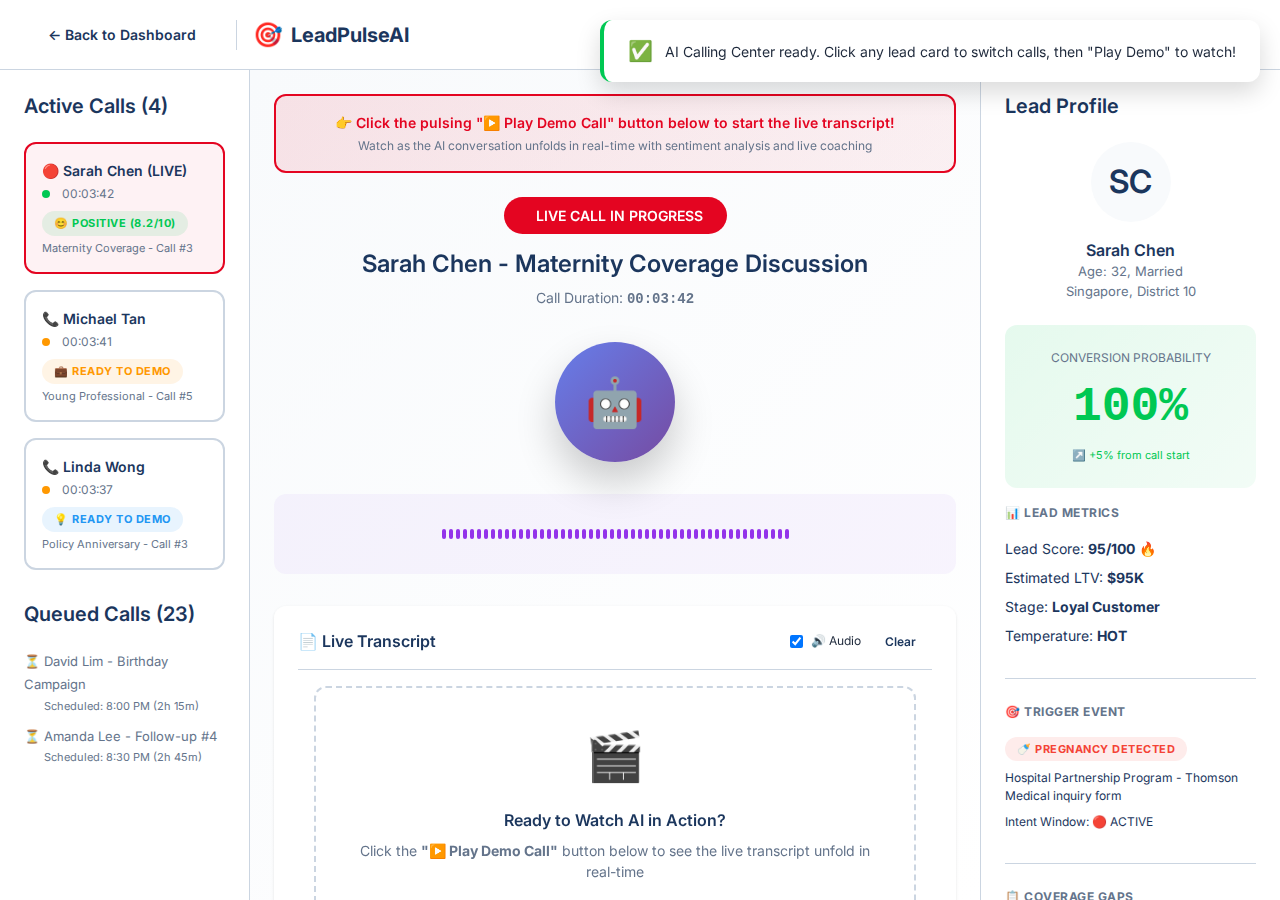
<file: calling.html>
<!DOCTYPE html>
<html lang="en">
<head>
    <meta charset="UTF-8">
    <meta name="viewport" content="width=device-width, initial-scale=1.0">
    <title>AI Calling Center - LeadPulseAI</title>
    <link rel="stylesheet" href="css/global.css">
    <link rel="stylesheet" href="css/components.css">
    <link rel="preconnect" href="https://fonts.googleapis.com">
    <link rel="preconnect" href="https://fonts.gstatic.com" crossorigin>
    <link href="https://fonts.googleapis.com/css2?family=Inter:wght@300;400;500;600;700;800&display=swap" rel="stylesheet">
    <style>
        body {
            margin: 0;
            overflow: hidden;
        }

        .calling-layout {
            display: grid;
            grid-template-columns: 300px 1fr 350px;
            grid-template-rows: 70px 1fr;
            height: 100vh;
            background: var(--background);
        }

        .top-nav {
            grid-column: 1 / -1;
            background: white;
            border-bottom: 1px solid var(--light);
            display: flex;
            align-items: center;
            justify-content: space-between;
            padding: 0 var(--space-lg);
            box-shadow: var(--shadow-sm);
        }

        .calls-sidebar {
            background: white;
            border-right: 1px solid var(--light);
            overflow-y: auto;
            padding: var(--space-lg);
        }

        .call-card {
            padding: var(--space-md);
            border: 2px solid var(--light);
            border-radius: var(--radius-md);
            margin-bottom: var(--space-md);
            cursor: pointer;
            transition: all var(--transition-fast);
        }

        .call-card:hover {
            border-color: var(--sky-blue);
            background: var(--background);
        }

        .call-card.active {
            border-color: var(--aia-red);
            background: rgba(228, 5, 33, 0.05);
        }

        .call-lead-name {
            font-weight: 600;
            color: var(--navy-blue);
            margin-bottom: 4px;
        }

        .call-duration {
            font-size: 12px;
            color: var(--medium);
            display: flex;
            align-items: center;
            gap: 4px;
        }

        .live-call-panel {
            padding: var(--space-lg);
            overflow-y: auto;
            background: linear-gradient(135deg, #f8fafc 0%, #ffffff 100%);
        }

        .call-header {
            text-align: center;
            margin-bottom: var(--space-xl);
        }

        .call-status-badge {
            display: inline-flex;
            align-items: center;
            gap: var(--space-sm);
            background: var(--aia-red);
            color: white;
            padding: var(--space-sm) var(--space-lg);
            border-radius: var(--radius-full);
            font-weight: 600;
            font-size: 14px;
            margin-bottom: var(--space-md);
        }

        .ai-avatar-container {
            display: flex;
            justify-content: center;
            margin: var(--space-xl) 0;
        }

        .ai-avatar {
            width: 120px;
            height: 120px;
            border-radius: var(--radius-full);
            background: var(--gradient-primary);
            display: flex;
            align-items: center;
            justify-content: center;
            font-size: 48px;
            box-shadow: var(--shadow-xl);
            position: relative;
        }

        .ai-avatar.speaking {
            animation: pulseRing 2s ease-in-out infinite;
        }

        .waveform-container {
            display: flex;
            align-items: center;
            justify-content: center;
            gap: 3px;
            height: 80px;
            margin: var(--space-xl) 0;
            padding: var(--space-lg);
            background: rgba(147, 51, 234, 0.05);
            border-radius: var(--radius-md);
        }

        .waveform-bar {
            width: 4px;
            background: var(--ai-purple);
            border-radius: 2px;
            transition: height 0.1s ease;
        }

        .waveform-bar.active {
            background: var(--neon-green);
            animation: waveAnimate 0.8s ease-in-out infinite;
        }

        @keyframes waveAnimate {
            0%, 100% { height: 10px; }
            50% { height: 60px; }
        }

        .transcript-panel {
            background: white;
            border-radius: var(--radius-md);
            box-shadow: var(--shadow-sm);
            padding: var(--space-lg);
            margin-bottom: var(--space-lg);
            max-height: 400px;
            overflow-y: auto;
        }

        .transcript-header {
            display: flex;
            align-items: center;
            justify-content: space-between;
            margin-bottom: var(--space-md);
            padding-bottom: var(--space-md);
            border-bottom: 1px solid var(--light);
        }

        .transcript-line {
            margin-bottom: var(--space-md);
            padding: var(--space-md);
            border-radius: var(--radius-sm);
            animation: slideIn 0.3s ease-out;
        }

        .transcript-line.ai {
            background: rgba(147, 51, 234, 0.05);
            border-left: 3px solid var(--ai-purple);
        }

        .transcript-line.lead {
            background: rgba(0, 102, 204, 0.05);
            border-left: 3px solid var(--sky-blue);
        }

        .transcript-timestamp {
            font-size: 11px;
            color: var(--medium);
            margin-bottom: 4px;
        }

        .transcript-speaker {
            font-weight: 600;
            margin-bottom: 4px;
        }

        .transcript-speaker.ai {
            color: var(--ai-purple);
        }

        .transcript-speaker.lead {
            color: var(--sky-blue);
        }

        .transcript-text {
            font-size: 14px;
            line-height: 1.6;
        }

        .intelligence-panel {
            background: white;
            border-radius: var(--radius-md);
            box-shadow: var(--shadow-sm);
            padding: var(--space-lg);
            margin-bottom: var(--space-lg);
        }

        .intel-grid {
            display: grid;
            gap: var(--space-md);
        }

        .intel-item {
            display: flex;
            justify-content: space-between;
            align-items: center;
            padding: var(--space-sm) 0;
        }

        .intel-label {
            font-size: 13px;
            color: var(--medium);
        }

        .intel-value {
            font-weight: 600;
            font-size: 14px;
        }

        .sentiment-gauge {
            margin: var(--space-md) 0;
        }

        .gauge-container {
            position: relative;
            height: 100px;
            display: flex;
            align-items: flex-end;
            justify-content: center;
        }

        .gauge-bar {
            width: 100%;
            height: 20px;
            background: linear-gradient(90deg, #F44336 0%, #FF9800 50%, #00C853 100%);
            border-radius: var(--radius-full);
            position: relative;
        }

        .gauge-needle {
            position: absolute;
            width: 4px;
            height: 40px;
            background: var(--navy-blue);
            border-radius: 2px;
            bottom: 20px;
            transform-origin: bottom center;
            transition: left var(--transition-slow);
        }

        .call-controls {
            display: flex;
            gap: var(--space-md);
            justify-content: center;
            padding: var(--space-lg);
            background: white;
            border-radius: var(--radius-md);
            box-shadow: var(--shadow-sm);
        }

        #playDemoBtn {
            animation: pulse 2s ease-in-out infinite;
            box-shadow: 0 0 0 0 rgba(228, 5, 33, 0.7);
        }

        #playDemoBtn:disabled {
            animation: none;
        }

        @keyframes pulse {
            0% {
                box-shadow: 0 0 0 0 rgba(228, 5, 33, 0.7);
            }
            50% {
                box-shadow: 0 0 0 10px rgba(228, 5, 33, 0);
            }
            100% {
                box-shadow: 0 0 0 0 rgba(228, 5, 33, 0);
            }
        }

        /* Post-Call Summary Card */
        .call-summary-card {
            background: linear-gradient(135deg, #ffffff 0%, #f8fafc 100%);
            border: 2px solid var(--aia-red);
            border-radius: var(--radius-lg);
            padding: var(--space-lg);
            margin: var(--space-lg) 0;
            box-shadow: var(--shadow-xl);
            animation: slideInUp 0.5s ease-out;
        }

        @keyframes slideInUp {
            from {
                opacity: 0;
                transform: translateY(30px);
            }
            to {
                opacity: 1;
                transform: translateY(0);
            }
        }

        .summary-header {
            display: flex;
            align-items: center;
            justify-content: space-between;
            padding-bottom: var(--space-md);
            border-bottom: 2px solid var(--light);
            margin-bottom: var(--space-md);
        }

        .summary-outcome {
            display: inline-flex;
            align-items: center;
            gap: var(--space-sm);
            background: var(--success);
            color: white;
            padding: var(--space-sm) var(--space-lg);
            border-radius: var(--radius-full);
            font-weight: 600;
            font-size: 14px;
        }

        .summary-section {
            margin-bottom: var(--space-lg);
        }

        .summary-section-title {
            font-weight: 700;
            color: var(--navy-blue);
            margin-bottom: var(--space-sm);
            font-size: 13px;
            text-transform: uppercase;
            letter-spacing: 0.5px;
        }

        .summary-metrics {
            display: grid;
            grid-template-columns: repeat(3, 1fr);
            gap: var(--space-md);
            margin-bottom: var(--space-lg);
        }

        .summary-metric {
            text-align: center;
            padding: var(--space-md);
            background: var(--background);
            border-radius: var(--radius-sm);
        }

        .summary-metric-value {
            font-size: 24px;
            font-weight: 700;
            color: var(--navy-blue);
            margin-bottom: 4px;
        }

        .summary-metric-label {
            font-size: 11px;
            color: var(--medium);
            text-transform: uppercase;
        }

        .key-moment {
            display: flex;
            align-items: start;
            gap: var(--space-md);
            padding: var(--space-sm);
            margin-bottom: var(--space-sm);
            background: rgba(147, 51, 234, 0.05);
            border-left: 3px solid var(--ai-purple);
            border-radius: var(--radius-sm);
        }

        .key-moment-time {
            font-weight: 600;
            color: var(--ai-purple);
            font-family: var(--font-mono);
            font-size: 12px;
        }

        .objection-item {
            display: flex;
            align-items: start;
            gap: var(--space-md);
            padding: var(--space-sm);
            margin-bottom: var(--space-sm);
        }

        .objection-label {
            color: var(--danger);
            font-weight: 600;
            font-size: 13px;
        }

        .objection-resolution {
            color: var(--success);
            font-weight: 600;
            font-size: 13px;
        }

        .next-step-item {
            display: flex;
            align-items: center;
            gap: var(--space-sm);
            padding: var(--space-sm);
            font-size: 13px;
        }

        .next-step-item.completed {
            color: var(--success);
        }

        .next-step-item.pending {
            color: var(--warning);
        }

        .lead-context-sidebar {
            background: white;
            border-left: 1px solid var(--light);
            overflow-y: auto;
            padding: var(--space-lg);
        }

        .context-section {
            margin-bottom: var(--space-lg);
            padding-bottom: var(--space-lg);
            border-bottom: 1px solid var(--light);
        }

        .context-title {
            font-size: 12px;
            font-weight: 700;
            text-transform: uppercase;
            color: var(--medium);
            margin-bottom: var(--space-md);
            letter-spacing: 0.5px;
        }

        .context-value {
            font-size: 14px;
            color: var(--navy-blue);
            margin-bottom: var(--space-sm);
        }

        .progress-bar-wrapper {
            margin: var(--space-sm) 0;
        }

        .conversion-prob {
            text-align: center;
            padding: var(--space-lg);
            background: linear-gradient(135deg, rgba(0, 200, 83, 0.1) 0%, rgba(0, 200, 83, 0.05) 100%);
            border-radius: var(--radius-md);
            margin: var(--space-md) 0;
        }

        .conversion-prob-value {
            font-size: 48px;
            font-weight: 700;
            color: var(--success);
            font-family: var(--font-mono);
        }

        @media (max-width: 1280px) {
            .calling-layout {
                grid-template-columns: 250px 1fr 300px;
            }
        }

        @media (max-width: 1024px) {
            .calling-layout {
                grid-template-columns: 1fr;
            }

            .calls-sidebar,
            .lead-context-sidebar {
                display: none;
            }
        }
    </style>
</head>
<body>
    <div class="calling-layout">
        <!-- Top Navigation -->
        <nav class="top-nav">
            <div class="flex items-center gap-md">
                <a href="dashboard.html" class="btn btn-ghost">← Back to Dashboard</a>
                <div style="height: 30px; width: 1px; background: var(--light);"></div>
                <a href="dashboard.html" class="logo">
                    <span class="logo-icon">🎯</span>
                    <span>LeadPulseAI</span>
                </a>
            </div>
            <div class="flex items-center gap-md">
                <div class="live-indicator">
                    <span class="live-dot"></span>
                    <span id="activeCallsCount">4 Active Calls</span>
                </div>
            </div>
        </nav>

        <!-- Left: Active Calls List -->
        <div class="calls-sidebar">
            <h3 style="margin-bottom: var(--space-lg); color: var(--navy-blue);">Active Calls (4)</h3>

            <div class="call-card active" id="card-sarah" onclick="loadCall('sarah')">
                <div class="call-lead-name">🔴 Sarah Chen (LIVE)</div>
                <div class="call-duration">
                    <span class="status-dot status-dot-green status-dot-pulse"></span>
                    <span id="sarahDuration">00:03:42</span>
                </div>
                <div class="badge badge-success" style="margin-top: 8px; font-size: 11px;">
                    😊 Positive (8.2/10)
                </div>
                <div style="font-size: 11px; color: var(--medium); margin-top: 4px;">
                    Maternity Coverage - Call #3
                </div>
            </div>

            <div class="call-card" id="card-michael" onclick="loadCall('michael')">
                <div class="call-lead-name">📞 Michael Tan</div>
                <div class="call-duration">
                    <span class="status-dot status-dot-yellow"></span>
                    <span>00:03:41</span>
                </div>
                <div class="badge badge-warning" style="margin-top: 8px; font-size: 11px;">
                    💼 Ready to Demo
                </div>
                <div style="font-size: 11px; color: var(--medium); margin-top: 4px;">
                    Young Professional - Call #5
                </div>
            </div>

            <div class="call-card" id="card-linda" onclick="loadCall('linda')">
                <div class="call-lead-name">📞 Linda Wong</div>
                <div class="call-duration">
                    <span class="status-dot status-dot-yellow"></span>
                    <span>00:03:37</span>
                </div>
                <div class="badge badge-info" style="margin-top: 8px; font-size: 11px;">
                    💡 Ready to Demo
                </div>
                <div style="font-size: 11px; color: var(--medium); margin-top: 4px;">
                    Policy Anniversary - Call #3
                </div>
            </div>

            <div style="margin-top: var(--space-xl);">
                <h3 style="margin-bottom: var(--space-lg); color: var(--navy-blue);">Queued Calls (23)</h3>
                <div style="font-size: 13px; color: var(--medium); line-height: 1.8;">
                    <div>⏳ David Lim - Birthday Campaign</div>
                    <div style="margin-left: 20px; font-size: 11px;">Scheduled: 8:00 PM (2h 15m)</div>
                    <div style="margin-top: var(--space-sm);">⏳ Amanda Lee - Follow-up #4</div>
                    <div style="margin-left: 20px; font-size: 11px;">Scheduled: 8:30 PM (2h 45m)</div>
                </div>
            </div>
        </div>

        <!-- Center: Live Call Interface -->
        <div class="live-call-panel">
            <!-- Demo Instructions Banner -->
            <div id="demoInstructions" style="background: linear-gradient(135deg, rgba(228, 5, 33, 0.1), rgba(228, 5, 33, 0.05)); border: 2px solid var(--aia-red); border-radius: var(--radius-md); padding: var(--space-md); margin-bottom: var(--space-lg); text-align: center;">
                <div style="font-size: 14px; font-weight: 600; color: var(--aia-red); margin-bottom: 4px;">
                    👉 Click the pulsing "▶️ Play Demo Call" button below to start the live transcript!
                </div>
                <div style="font-size: 12px; color: var(--medium);">
                    Watch as the AI conversation unfolds in real-time with sentiment analysis and live coaching
                </div>
            </div>

            <div class="call-header">
                <div class="call-status-badge">
                    <span class="live-dot"></span>
                    <span>LIVE CALL IN PROGRESS</span>
                </div>
                <h2 style="font-size: 24px; color: var(--navy-blue); margin: 0;">Sarah Chen - Maternity Coverage Discussion</h2>
                <div style="font-size: 14px; color: var(--medium); margin-top: 8px;">
                    Call Duration: <span id="callDuration" style="font-weight: 600; font-family: var(--font-mono);">00:03:42</span>
                </div>
            </div>

            <!-- AI Avatar -->
            <div class="ai-avatar-container">
                <div class="ai-avatar speaking" id="aiAvatar">
                    🤖
                </div>
            </div>

            <!-- Waveform -->
            <div class="waveform-container" id="waveform">
                <!-- Populated by JavaScript -->
            </div>

            <!-- Live Transcript -->
            <div class="transcript-panel">
                <div class="transcript-header">
                    <h4 style="margin: 0; color: var(--navy-blue);">📄 Live Transcript</h4>
                    <div class="flex items-center gap-sm">
                        <label class="flex items-center gap-sm cursor-pointer">
                            <input type="checkbox" id="audioEnabled" checked>
                            <span style="font-size: 12px;">🔊 Audio</span>
                        </label>
                        <button class="btn btn-sm btn-ghost" onclick="clearTranscript()">Clear</button>
                    </div>
                </div>
                <div id="liveTranscript">
                    <div style="padding: var(--space-xl); text-align: center; color: var(--medium); border: 2px dashed var(--light); border-radius: var(--radius-md); margin: var(--space-md);">
                        <div style="font-size: 48px; margin-bottom: var(--space-md);">🎬</div>
                        <div style="font-size: 16px; font-weight: 600; color: var(--navy-blue); margin-bottom: var(--space-sm);">Ready to Watch AI in Action?</div>
                        <div style="font-size: 14px; margin-bottom: var(--space-lg);">Click the <strong>"▶️ Play Demo Call"</strong> button below to see the live transcript unfold in real-time</div>
                        <div style="font-size: 12px; color: var(--medium);">
                            💡 You'll see:<br>
                            • Live conversation with typewriter effect<br>
                            • Real-time sentiment analysis<br>
                            • AI coaching suggestions<br>
                            • Speech synthesis (if audio enabled)
                        </div>
                    </div>
                </div>
            </div>

            <!-- Real-time Intelligence -->
            <div class="intelligence-panel">
                <h4 style="margin-bottom: var(--space-md); color: var(--navy-blue);">🧠 Real-Time Intelligence</h4>
                <div class="intel-grid">
                    <div class="intel-item">
                        <span class="intel-label">Sentiment</span>
                        <span class="intel-value text-success" id="sentimentValue">😊 POSITIVE (8.2/10)</span>
                    </div>
                    <div class="intel-item">
                        <span class="intel-label">Intent Level</span>
                        <span class="intel-value" id="intentValue">High - Actively Seeking Info</span>
                    </div>
                    <div class="intel-item">
                        <span class="intel-label">Engagement</span>
                        <span class="intel-value text-success" id="engagementValue">Strong - Asking Questions</span>
                    </div>
                    <div class="intel-item">
                        <span class="intel-label">Keywords Detected</span>
                        <span class="intel-value" id="keywordsValue">"helpful", "expecting", "coverage"</span>
                    </div>
                    <div class="intel-item">
                        <span class="intel-label">Objections</span>
                        <span class="intel-value text-medium" id="objectionsValue">None detected</span>
                    </div>
                    <div class="intel-item">
                        <span class="intel-label">Conversion Probability</span>
                        <span class="intel-value text-success" id="convProbValue">75% (+5% from start)</span>
                    </div>
                </div>

                <!-- Sentiment Gauge -->
                <div class="sentiment-gauge">
                    <div style="text-align: center; margin-bottom: var(--space-sm); font-size: 12px; color: var(--medium);">
                        Sentiment Meter
                    </div>
                    <div class="gauge-container">
                        <div class="gauge-bar">
                            <div class="gauge-needle" id="gaugeNeedle" style="left: 82%;"></div>
                        </div>
                    </div>
                </div>
            </div>

            <!-- Call Controls -->
            <div class="call-controls">
                <button class="btn btn-secondary" onclick="toggleMute()">
                    <span id="muteIcon">🔇</span> Mute AI
                </button>
                <button class="btn btn-secondary" onclick="togglePause()" id="pauseBtn">
                    ⏸️ Pause
                </button>
                <button class="btn btn-success" onclick="joinCall()">
                    🎤 Join Call
                </button>
                <button class="btn btn-primary" id="playDemoBtn" onclick="startLiveDemo()">
                    ▶️ Play Demo Call
                </button>
                <button class="btn btn-danger" onclick="endCall()">
                    📞 End Call
                </button>
            </div>
        </div>

        <!-- Right: Lead Context -->
        <div class="lead-context-sidebar">
            <h3 style="margin-bottom: var(--space-lg); color: var(--navy-blue);">Lead Profile</h3>

            <div class="text-center" style="margin-bottom: var(--space-lg);">
                <div class="avatar" style="width: 80px; height: 80px; font-size: 32px; margin: 0 auto var(--space-md);">SC</div>
                <div style="font-weight: 600; font-size: 16px; color: var(--navy-blue);">Sarah Chen</div>
                <div style="font-size: 13px; color: var(--medium);">Age: 32, Married</div>
                <div style="font-size: 13px; color: var(--medium);">Singapore, District 10</div>
            </div>

            <div class="conversion-prob">
                <div style="font-size: 12px; color: var(--medium); margin-bottom: 4px;">CONVERSION PROBABILITY</div>
                <div class="conversion-prob-value">75%</div>
                <div style="font-size: 11px; color: var(--success); margin-top: 4px;">↗️ +5% from call start</div>
            </div>

            <div class="context-section">
                <div class="context-title">📊 Lead Metrics</div>
                <div class="context-value">Lead Score: <strong>87/100</strong> 🔥</div>
                <div class="context-value">Estimated LTV: <strong>$63,000</strong></div>
                <div class="context-value">Call #: <strong>3 of 12</strong> (Touchpoint 3)</div>
                <div class="context-value">Stage: <strong>Qualified</strong></div>
            </div>

            <div class="context-section">
                <div class="context-title">🎯 Trigger Event</div>
                <div class="badge badge-danger" style="margin-bottom: var(--space-sm);">🍼 Pregnancy Detected</div>
                <div class="context-value" style="font-size: 12px;">Detected: 6 hours ago</div>
                <div class="context-value" style="font-size: 12px;">Intent Window: 🔴 ACTIVE</div>
                <div class="context-value" style="font-size: 12px;">Days Remaining: 58 of 72</div>
                <div class="progress-bar-wrapper">
                    <div class="progress">
                        <div class="progress-bar progress-bar-danger" style="width: 20%;"></div>
                    </div>
                </div>
            </div>

            <div class="context-section">
                <div class="context-title">📋 Current Coverage</div>
                <div class="context-value" style="font-size: 13px;">✅ Basic Hospitalization ($50K)</div>
                <div class="context-value" style="font-size: 13px; color: var(--danger);">❌ No maternity coverage</div>
                <div class="context-value" style="font-size: 13px; color: var(--danger);">❌ No life insurance</div>
            </div>

            <div class="context-section">
                <div class="context-title">💡 AI Recommendations</div>
                <div class="context-value" style="font-size: 12px; line-height: 1.8;">
                    1. Maternity Protection Plan ($180/mo)<br>
                    2. Life Insurance $500K ($120/mo)<br>
                    3. Critical Illness Rider ($95/mo)<br>
                    4. Newborn Coverage ($45/mo)
                </div>
            </div>

            <div class="context-section">
                <div class="context-title">📝 Conversation History</div>
                <div class="context-value" style="font-size: 11px; line-height: 1.8; color: var(--medium);">
                    • Call #1 (Day 0): Initial contact - 12m<br>
                    &nbsp;&nbsp;Sentiment: Positive, Not ready<br>
                    • Email (Day 1): Coverage analysis sent<br>
                    • Call #2 (Day 4): Follow-up - 9m<br>
                    &nbsp;&nbsp;Sentiment: Positive, Researching<br>
                    • SMS (Day 11): Check-in - Replied<br>
                    • <strong>Call #3 (NOW): Maternity focus</strong>
                </div>
            </div>

            <button class="btn btn-primary w-full" onclick="location.href='lead-profile.html?id=LC-2025-8472'">
                👁️ View Full Profile
            </button>
        </div>
    </div>

    <script src="js/data.js"></script>
    <script>
        let callInterval;
        let isPaused = false;
        let isMuted = false;
        let currentLineIndex = 0;
        let callStartTime;
        let durationInterval;

        // Create waveform
        function initWaveform() {
            const waveform = document.getElementById('waveform');
            waveform.innerHTML = '';
            for (let i = 0; i < 50; i++) {
                const bar = document.createElement('div');
                bar.className = 'waveform-bar';
                bar.style.height = '10px';
                bar.style.animationDelay = `${i * 0.05}s`;
                waveform.appendChild(bar);
            }
        }

        // Activate waveform
        function activateWaveform(active) {
            const bars = document.querySelectorAll('.waveform-bar');
            bars.forEach(bar => {
                if (active) {
                    bar.classList.add('active');
                } else {
                    bar.classList.remove('active');
                    bar.style.height = '10px';
                }
            });
        }

        // Add transcript line
        function addTranscriptLine(line, instant = false) {
            const container = document.getElementById('liveTranscript');
            const div = document.createElement('div');
            div.className = `transcript-line ${line.speaker}`;

            const leadName = currentLeadData ? `${currentLeadData.firstName} ${currentLeadData.lastName}` : 'Lead';
            const speakerName = line.speaker === 'ai' ? 'Emma (AI Agent)' : leadName;

            div.innerHTML = `
                <div class="transcript-timestamp">[${line.timestamp}]</div>
                <div class="transcript-speaker ${line.speaker}">${speakerName}:</div>
                <div class="transcript-text" id="text-${currentLineIndex}"></div>
            `;

            container.appendChild(div);
            container.scrollTop = container.scrollHeight;

            // Typewriter effect
            if (!instant) {
                typewriterEffect(document.getElementById(`text-${currentLineIndex}`), line.text, 20);
            } else {
                document.getElementById(`text-${currentLineIndex}`).textContent = line.text;
            }

            currentLineIndex++;

            // Update intelligence panel
            updateIntelligence(line);

            // Speak if AI and audio enabled
            if (line.speaker === 'ai' && document.getElementById('audioEnabled').checked && !isMuted) {
                setTimeout(() => speakText(line.text), 500);
            }
        }

        // Typewriter effect
        function typewriterEffect(element, text, speed = 30) {
            let i = 0;
            element.textContent = '';
            activateWaveform(true);

            const timer = setInterval(() => {
                if (i < text.length) {
                    element.textContent += text.charAt(i);
                    element.scrollIntoView({ behavior: 'smooth', block: 'nearest' });
                    i++;
                } else {
                    clearInterval(timer);
                    activateWaveform(false);
                }
            }, speed);
        }

        // Speak text using Web Speech API
        function speakText(text) {
            if ('speechSynthesis' in window) {
                const utterance = new SpeechSynthesisUtterance(text);
                const voices = speechSynthesis.getVoices();

                // Try to find a female voice
                const femaleVoice = voices.find(v =>
                    v.name.includes('Female') ||
                    v.name.includes('Samantha') ||
                    v.name.includes('Victoria') ||
                    v.name.includes('Karen')
                );

                if (femaleVoice) {
                    utterance.voice = femaleVoice;
                }

                utterance.rate = 0.95;
                utterance.pitch = 1.1;
                utterance.volume = 1.0;

                utterance.onstart = () => {
                    document.getElementById('aiAvatar').classList.add('speaking');
                    activateWaveform(true);
                };

                utterance.onend = () => {
                    document.getElementById('aiAvatar').classList.remove('speaking');
                    activateWaveform(false);
                };

                speechSynthesis.speak(utterance);
            }
        }

        // Update intelligence panel
        function updateIntelligence(line) {
            const sentiment = line.sentiment;

            // Update sentiment
            const sentimentEmoji = sentiment >= 7 ? '😊' : sentiment >= 5 ? '😐' : '😞';
            const sentimentLabel = sentiment >= 7 ? 'POSITIVE' : sentiment >= 5 ? 'NEUTRAL' : 'NEGATIVE';
            const sentimentColor = sentiment >= 7 ? 'success' : sentiment >= 5 ? 'warning' : 'danger';

            document.getElementById('sentimentValue').textContent = `${sentimentEmoji} ${sentimentLabel} (${sentiment.toFixed(1)}/10)`;
            document.getElementById('sentimentValue').className = `intel-value text-${sentimentColor}`;

            // Update gauge
            const needlePosition = (sentiment / 10) * 100;
            document.getElementById('gaugeNeedle').style.left = `${needlePosition}%`;
        }

        // Start live demo
        function startLiveDemo() {
            const btn = document.getElementById('playDemoBtn');
            btn.disabled = true;
            btn.textContent = '⏳ Playing...';

            // Hide instructions banner
            const banner = document.getElementById('demoInstructions');
            if (banner) {
                banner.style.display = 'none';
            }

            // Clear transcript
            document.getElementById('liveTranscript').innerHTML = '';
            currentLineIndex = 0;

            // Start duration counter
            callStartTime = new Date();
            startDurationCounter();

            // Get current lead's transcript
            const transcript = currentTranscript;

            if (!transcript || transcript.length === 0) {
                showToast('No transcript available for this lead', 'warning');
                btn.disabled = false;
                btn.textContent = '▶️ Play Demo Call';
                return;
            }

            let delay = 0;
            transcript.forEach((line, index) => {
                setTimeout(() => {
                    addTranscriptLine(line);

                    if (index === transcript.length - 1) {
                        setTimeout(() => {
                            btn.disabled = false;
                            btn.innerHTML = '🔄 Replay Demo';
                            const outcomes = {
                                'sarah': 'Appointment scheduled successfully!',
                                'michael': 'Specialist handoff scheduled!',
                                'linda': 'Coverage review agreed!'
                            };
                            showToast(`Call demo completed! ${outcomes[currentLead]}`, 'success');

                            // Show post-call summary after a brief pause
                            setTimeout(() => {
                                showPostCallSummary();
                            }, 1500);
                        }, 3000);
                    }
                }, delay);

                delay += 8000; // 8 seconds per line
            });
        }

        // Start duration counter
        function startDurationCounter() {
            if (durationInterval) clearInterval(durationInterval);

            durationInterval = setInterval(() => {
                const now = new Date();
                const diff = Math.floor((now - callStartTime) / 1000);
                const minutes = Math.floor(diff / 60);
                const seconds = diff % 60;
                const duration = `${String(minutes).padStart(2, '0')}:${String(seconds).padStart(2, '0')}`;

                document.getElementById('callDuration').textContent = '00:' + duration;
                document.getElementById('sarahDuration').textContent = '00:' + duration;
            }, 1000);
        }

        // Toggle mute
        function toggleMute() {
            isMuted = !isMuted;
            document.getElementById('muteIcon').textContent = isMuted ? '🔊' : '🔇';
            if (isMuted) {
                speechSynthesis.cancel();
            }
        }

        // Toggle pause
        function togglePause() {
            isPaused = !isPaused;
            const btn = document.getElementById('pauseBtn');
            btn.innerHTML = isPaused ? '▶️ Resume' : '⏸️ Pause';

            if (isPaused) {
                speechSynthesis.pause();
                if (durationInterval) clearInterval(durationInterval);
            } else {
                speechSynthesis.resume();
                startDurationCounter();
            }
        }

        // Join call
        function joinCall() {
            showToast('Transferring to human agent...', 'info');
            speechSynthesis.cancel();
            setTimeout(() => {
                showToast('You have joined the call with Sarah Chen', 'success');
            }, 2000);
        }

        // End call
        function endCall() {
            if (confirm('Are you sure you want to end this call?')) {
                speechSynthesis.cancel();
                if (durationInterval) clearInterval(durationInterval);
                showToast('Call ended. Summary generated and logged to CRM.', 'info');

                setTimeout(() => {
                    location.href = 'dashboard.html';
                }, 2000);
            }
        }

        // Clear transcript
        function clearTranscript() {
            document.getElementById('liveTranscript').innerHTML = '';
            currentLineIndex = 0;
        }

        // Generate post-call summary
        function showPostCallSummary() {
            const container = document.getElementById('liveTranscript');

            // Define summary data based on current lead
            const summaryData = {
                'sarah': {
                    outcome: '✅ APPOINTMENT SCHEDULED',
                    outcomeColor: 'var(--success)',
                    duration: '3:42',
                    conversionStart: 70,
                    conversionEnd: 85,
                    conversionChange: 15,
                    sentiment: 8.5,
                    sentimentLabel: 'Excellent',
                    keyMoments: [
                        { time: '00:45', description: 'Price objection handled successfully with monthly breakdown' },
                        { time: '01:30', description: 'Customer shared pregnancy timeline (due March 2026)' },
                        { time: '02:45', description: 'Competitor comparison addressed (Prudential quote)' },
                        { time: '03:20', description: 'Appointment confirmed for Oct 12, 2PM with Rachel Tan' }
                    ],
                    objections: [
                        { objection: '"Feeling overwhelmed with information"', resolution: 'Simplified explanation + step-by-step approach' },
                        { objection: '"Need to discuss with husband"', resolution: 'Joint consultation offered + flexible scheduling' }
                    ],
                    nextSteps: [
                        { text: 'Send confirmation email with meeting details', status: 'completed' },
                        { text: 'Send quote breakdown PDF', status: 'completed' },
                        { text: 'Calendar invite sent to Sarah & David Chen', status: 'completed' },
                        { text: 'Pre-meeting prep: Review maternity bundle options', status: 'pending' },
                        { text: 'Human follow-up call 24h before appointment', status: 'pending' }
                    ]
                },
                'michael': {
                    outcome: '✅ SPECIALIST HANDOFF SCHEDULED',
                    outcomeColor: 'var(--success)',
                    duration: '12:00',
                    conversionStart: 58,
                    conversionEnd: 78,
                    conversionChange: 20,
                    sentiment: 7.8,
                    sentimentLabel: 'Positive',
                    keyMoments: [
                        { time: '01:15', description: 'Price objection overcome with daily cost breakdown' },
                        { time: '03:45', description: 'Friend\'s cancer diagnosis mentioned (emotional trigger)' },
                        { time: '08:20', description: 'Portability concern addressed (not tied to employer)' },
                        { time: '11:30', description: 'Meeting scheduled with David Lim (Young Pro Specialist)' }
                    ],
                    objections: [
                        { objection: '"Seems high for my age (28)"', resolution: '$6/day reframe + lock-in-low-rates positioning' },
                        { objection: '"What if I switch jobs?"', resolution: 'Portability advantage vs company insurance explained' }
                    ],
                    nextSteps: [
                        { text: 'WhatsApp quote breakdown sent', status: 'completed' },
                        { text: 'Meeting invite with David Lim sent', status: 'completed' },
                        { text: 'Send tech industry customer testimonials', status: 'completed' },
                        { text: 'AIA mobile app demo prepared', status: 'pending' },
                        { text: 'Follow-up: Share friend referral program details', status: 'pending' }
                    ]
                },
                'linda': {
                    outcome: '✅ COVERAGE REVIEW AGREED',
                    outcomeColor: 'var(--success)',
                    duration: '3:37',
                    conversionStart: 75,
                    conversionEnd: 82,
                    conversionChange: 7,
                    sentiment: 8.9,
                    sentimentLabel: 'Excellent',
                    keyMoments: [
                        { time: '00:30', description: 'Policy anniversary recognized (5 years with AIA)' },
                        { time: '01:45', description: 'Children\'s education needs identified' },
                        { time: '02:30', description: 'Loyalty benefits presented (premium discount)' },
                        { time: '03:10', description: 'Coverage review meeting scheduled' }
                    ],
                    objections: [
                        { objection: '"Current coverage seems sufficient"', resolution: 'Gap analysis revealed education funding shortfall' }
                    ],
                    nextSteps: [
                        { text: 'Send personalized coverage gap report', status: 'completed' },
                        { text: 'Schedule review meeting confirmation sent', status: 'completed' },
                        { text: 'Prepare education savings plan comparison', status: 'pending' },
                        { text: 'Calculate loyalty discount (5-year customer)', status: 'pending' }
                    ]
                }
            };

            const data = summaryData[currentLead];
            const conversionArrow = data.conversionChange > 0 ? '↗️' : '↘️';
            const conversionColor = data.conversionChange > 0 ? 'var(--success)' : 'var(--danger)';

            const summaryHTML = `
                <div class="call-summary-card">
                    <div class="summary-header">
                        <div>
                            <h3 style="margin: 0 0 8px 0; color: var(--navy-blue); font-size: 18px;">📊 CALL SUMMARY</h3>
                            <div style="font-size: 13px; color: var(--medium);">Completed in ${data.duration} • AI-powered conversation</div>
                        </div>
                        <div class="summary-outcome" style="background: ${data.outcomeColor};">
                            ${data.outcome}
                        </div>
                    </div>

                    <!-- Metrics Grid -->
                    <div class="summary-metrics">
                        <div class="summary-metric">
                            <div class="summary-metric-value" style="color: ${conversionColor};">
                                ${data.conversionEnd}%
                            </div>
                            <div class="summary-metric-label">Conversion Probability</div>
                            <div style="font-size: 12px; color: ${conversionColor}; margin-top: 4px;">
                                ${conversionArrow} ${Math.abs(data.conversionChange)}% from start
                            </div>
                        </div>
                        <div class="summary-metric">
                            <div class="summary-metric-value" style="color: var(--success);">
                                ${data.sentiment}/10
                            </div>
                            <div class="summary-metric-label">Final Sentiment</div>
                            <div style="font-size: 12px; color: var(--success); margin-top: 4px;">
                                😊 ${data.sentimentLabel}
                            </div>
                        </div>
                        <div class="summary-metric">
                            <div class="summary-metric-value" style="color: var(--ai-purple);">
                                ${data.objections.length}
                            </div>
                            <div class="summary-metric-label">Objections Handled</div>
                            <div style="font-size: 12px; color: var(--ai-purple); margin-top: 4px;">
                                ✅ All resolved
                            </div>
                        </div>
                    </div>

                    <!-- Key Moments -->
                    <div class="summary-section">
                        <div class="summary-section-title">🎯 KEY MOMENTS</div>
                        ${data.keyMoments.map(moment => `
                            <div class="key-moment">
                                <div class="key-moment-time">${moment.time}</div>
                                <div style="flex: 1; font-size: 13px;">${moment.description}</div>
                            </div>
                        `).join('')}
                    </div>

                    <!-- Objections Handled -->
                    <div class="summary-section">
                        <div class="summary-section-title">⚠️ OBJECTIONS HANDLED</div>
                        ${data.objections.map(obj => `
                            <div class="objection-item">
                                <div style="flex: 1;">
                                    <div class="objection-label">❌ ${obj.objection}</div>
                                    <div class="objection-resolution">→ ${obj.resolution}</div>
                                </div>
                            </div>
                        `).join('')}
                    </div>

                    <!-- Next Steps -->
                    <div class="summary-section" style="margin-bottom: 0;">
                        <div class="summary-section-title">📋 NEXT STEPS</div>
                        ${data.nextSteps.map(step => `
                            <div class="next-step-item ${step.status}">
                                <span>${step.status === 'completed' ? '✅' : '→'}</span>
                                <span style="flex: 1;">${step.text}</span>
                                ${step.status === 'completed' ? '<span style="font-size: 11px; color: var(--success);">(Auto-completed)</span>' : '<span style="font-size: 11px; color: var(--warning);">(Pending)</span>'}
                            </div>
                        `).join('')}
                    </div>
                </div>
            `;

            container.insertAdjacentHTML('beforeend', summaryHTML);

            // Scroll to summary
            setTimeout(() => {
                container.scrollTop = container.scrollHeight;
            }, 100);
        }

        // Global current lead
        let currentLead = 'sarah';
        let currentLeadData = null;
        let currentTranscript = [];

        // Load different call
        function loadCall(leadName) {
            // Update active card
            document.querySelectorAll('.call-card').forEach(card => card.classList.remove('active'));
            document.getElementById(`card-${leadName}`).classList.add('active');

            // Set current lead
            currentLead = leadName;

            // Get lead data
            if (leadName === 'sarah') {
                currentLeadData = sarahChen;
                currentTranscript = sarahChen.touchpoints[0].transcript;
            } else if (leadName === 'michael') {
                currentLeadData = michaelTan;
                currentTranscript = michaelTan.touchpoints[0].transcript;
            } else if (leadName === 'linda') {
                currentLeadData = lindaWong;
                currentTranscript = lindaWong.touchpoints[0].transcript;
            }

            // Update UI
            updateCallInterface();

            showToast(`Loaded call with ${currentLeadData.firstName} ${currentLeadData.lastName}`, 'success');
        }

        // Update call interface with current lead data
        function updateCallInterface() {
            const lead = currentLeadData;
            const touchpoint = lead.touchpoints[0];

            // Update header
            const scenario = {
                'sarah': 'Maternity Coverage Discussion',
                'michael': 'Critical Illness Coverage Discussion',
                'linda': 'Policy Anniversary Review'
            };
            document.querySelector('.call-header h2').textContent =
                `${lead.firstName} ${lead.lastName} - ${scenario[currentLead]}`;

            // Update right sidebar - Lead Profile
            updateLeadProfile();

            // Clear transcript
            document.getElementById('liveTranscript').innerHTML = '';
            currentLineIndex = 0;

            // Reset button
            const btn = document.getElementById('playDemoBtn');
            btn.disabled = false;
            btn.innerHTML = '▶️ Play Demo Call';
        }

        // Update lead profile sidebar
        function updateLeadProfile() {
            const lead = currentLeadData;

            // Avatar initials
            const initials = lead.firstName.charAt(0) + lead.lastName.charAt(0);
            document.querySelector('.lead-context-sidebar .avatar').textContent = initials;

            // Name and details
            document.querySelectorAll('.lead-context-sidebar')[0].querySelector('div[style*="font-weight: 600"]').textContent =
                `${lead.firstName} ${lead.lastName}`;

            // Update metrics
            const metricsSection = document.querySelectorAll('.context-section')[0];
            metricsSection.innerHTML = `
                <div class="context-title">📊 Lead Metrics</div>
                <div class="context-value">Lead Score: <strong>${lead.leadScore}/100</strong> 🔥</div>
                <div class="context-value">Estimated LTV: <strong>$${(lead.estimatedLTV/1000).toFixed(0)}K</strong></div>
                <div class="context-value">Stage: <strong>${lead.stage}</strong></div>
                <div class="context-value">Temperature: <strong>${lead.temperature.toUpperCase()}</strong></div>
            `;

            // Update trigger event
            const triggerSection = document.querySelectorAll('.context-section')[1];
            const trigger = lead.triggerEvents[0];
            const triggerEmojis = {
                'pregnancy': '🍼',
                'career_milestone': '💼',
                'policy_anniversary': '🎂'
            };
            const triggerLabels = {
                'pregnancy': 'Pregnancy Detected',
                'career_milestone': 'Career Milestone',
                'policy_anniversary': 'Policy Anniversary'
            };
            triggerSection.innerHTML = `
                <div class="context-title">🎯 Trigger Event</div>
                <div class="badge badge-danger" style="margin-bottom: var(--space-sm);">${triggerEmojis[trigger.type] || '📌'} ${triggerLabels[trigger.type] || trigger.title}</div>
                <div class="context-value" style="font-size: 12px;">${trigger.source}</div>
                <div class="context-value" style="font-size: 12px;">Intent Window: 🔴 ACTIVE</div>
            `;

            // Update coverage gaps
            const coverageSection = document.querySelectorAll('.context-section')[2];
            let gapsHTML = '<div class="context-title">📋 Coverage Gaps</div>';
            lead.coverageGaps.slice(0, 3).forEach(gap => {
                gapsHTML += `<div class="context-value" style="font-size: 13px; color: var(--danger);">❌ ${gap.title}</div>`;
            });
            coverageSection.innerHTML = gapsHTML;

            // Update recommendations
            const recoSection = document.querySelectorAll('.context-section')[3];
            let recoHTML = '<div class="context-title">💡 AI Recommendations</div><div class="context-value" style="font-size: 12px; line-height: 1.8;">';
            lead.recommendedProducts.slice(0, 3).forEach((product, i) => {
                recoHTML += `${i + 1}. ${product.name} ($${product.premium}/mo)<br>`;
            });
            recoHTML += '</div>';
            recoSection.innerHTML = recoHTML;

            // Update conversion probability
            document.querySelector('.conversion-prob-value').textContent = `${lead.conversionProbability}%`;

            // Update profile link
            document.querySelector('.lead-context-sidebar .btn-primary').onclick = function() {
                location.href = `lead-profile.html?id=${lead.id}`;
            };
        }

        // Show toast
        function showToast(message, type = 'info') {
            const toast = document.createElement('div');
            toast.className = `toast toast-${type}`;
            toast.style.position = 'fixed';
            toast.style.top = '20px';
            toast.style.right = '20px';
            toast.style.zIndex = '10000';

            const icons = { success: '✅', warning: '⚠️', danger: '❌', info: 'ℹ️' };

            toast.innerHTML = `
                <div style="display: flex; align-items: center; gap: 12px;">
                    <span style="font-size: 20px;">${icons[type]}</span>
                    <span>${message}</span>
                </div>
            `;

            document.body.appendChild(toast);

            setTimeout(() => {
                toast.style.animation = 'fadeOut 0.3s ease-out';
                setTimeout(() => toast.remove(), 300);
            }, 4000);
        }

        // Initialize
        window.addEventListener('load', () => {
            initWaveform();

            // Load voices for Web Speech API
            if ('speechSynthesis' in window) {
                speechSynthesis.getVoices();
            }

            // Initialize Sarah as default lead
            currentLead = 'sarah';
            currentLeadData = sarahChen;
            currentTranscript = sarahChen.touchpoints[0].transcript;
            updateLeadProfile();

            // Show welcome message
            setTimeout(() => {
                showToast('AI Calling Center ready. Click any lead card to switch calls, then "Play Demo" to watch!', 'success');
            }, 500);
        });
    </script>
</body>
</html>
</file>
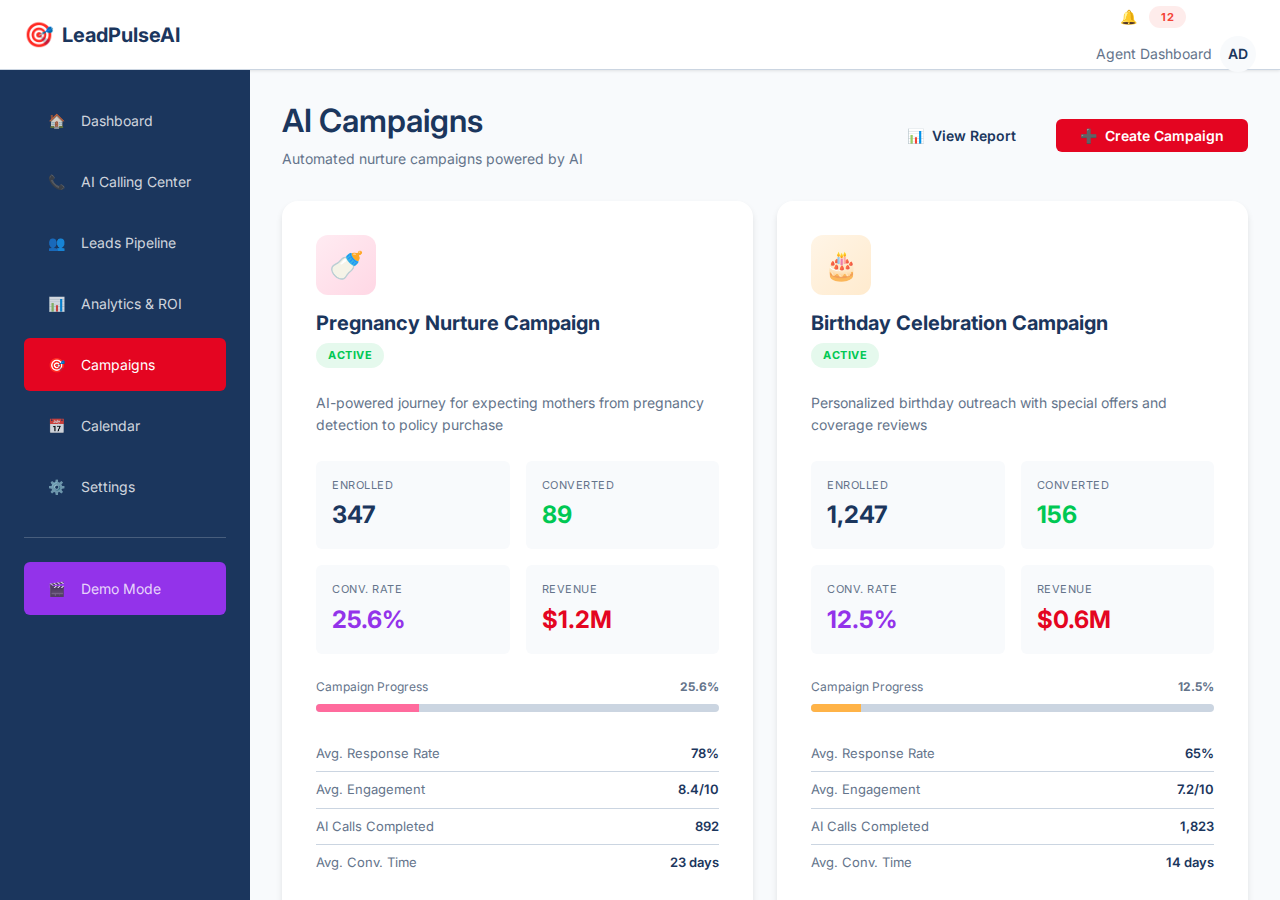
<file: campaigns.html>
<!DOCTYPE html>
<html lang="en">
<head>
    <meta charset="UTF-8">
    <meta name="viewport" content="width=device-width, initial-scale=1.0">
    <title>Campaigns - LeadPulseAI</title>
    <link rel="stylesheet" href="css/global.css">
    <link rel="stylesheet" href="css/components.css">
    <link rel="preconnect" href="https://fonts.googleapis.com">
    <link rel="preconnect" href="https://fonts.gstatic.com" crossorigin>
    <link href="https://fonts.googleapis.com/css2?family=Inter:wght@300;400;500;600;700;800&display=swap" rel="stylesheet">
    <style>
        .dashboard-layout {
            display: grid;
            grid-template-columns: 250px 1fr;
            grid-template-rows: 70px 1fr;
            height: 100vh;
            background: var(--background);
        }

        .top-nav {
            grid-column: 1 / -1;
            background: white;
            border-bottom: 1px solid var(--light);
            display: flex;
            align-items: center;
            justify-content: space-between;
            padding: 0 var(--space-lg);
            box-shadow: var(--shadow-sm);
        }

        .sidebar {
            background: var(--navy-blue);
            color: white;
            padding: var(--space-lg);
            overflow-y: auto;
        }

        .nav-item {
            display: flex;
            align-items: center;
            gap: var(--space-md);
            padding: var(--space-md) var(--space-lg);
            color: rgba(255, 255, 255, 0.8);
            text-decoration: none;
            border-radius: var(--radius-sm);
            transition: all var(--transition-fast);
            margin-bottom: var(--space-sm);
            font-size: 14px;
        }

        .nav-item:hover {
            background: rgba(255, 255, 255, 0.1);
            color: white;
            text-decoration: none;
        }

        .nav-item.active {
            background: var(--aia-red);
            color: white;
        }

        .nav-item.demo {
            background: var(--ai-purple);
            margin-top: var(--space-lg);
        }

        .main-content {
            padding: var(--space-xl);
            overflow-y: auto;
        }

        .campaigns-grid {
            display: grid;
            grid-template-columns: repeat(auto-fill, minmax(400px, 1fr));
            gap: var(--space-lg);
            margin-top: var(--space-xl);
        }

        .campaign-card {
            background: white;
            border-radius: var(--radius-lg);
            box-shadow: var(--shadow-md);
            padding: var(--space-xl);
            transition: all var(--transition-normal);
            border: 2px solid transparent;
        }

        .campaign-card:hover {
            box-shadow: var(--shadow-xl);
            transform: translateY(-4px);
            border-color: var(--aia-red);
        }

        .campaign-header {
            display: flex;
            justify-content: space-between;
            align-items: flex-start;
            margin-bottom: var(--space-lg);
        }

        .campaign-icon {
            width: 60px;
            height: 60px;
            border-radius: var(--radius-md);
            display: flex;
            align-items: center;
            justify-content: center;
            font-size: 28px;
            margin-bottom: var(--space-md);
        }

        .campaign-title {
            font-size: 20px;
            font-weight: 700;
            color: var(--navy-blue);
            margin: 0 0 8px 0;
        }

        .campaign-desc {
            font-size: 14px;
            color: var(--medium);
            margin: 0 0 var(--space-lg) 0;
            line-height: 1.6;
        }

        .campaign-stats {
            display: grid;
            grid-template-columns: repeat(2, 1fr);
            gap: var(--space-md);
            margin-bottom: var(--space-lg);
        }

        .stat-box {
            padding: var(--space-md);
            background: var(--background);
            border-radius: var(--radius-sm);
        }

        .stat-label {
            font-size: 11px;
            color: var(--medium);
            text-transform: uppercase;
            letter-spacing: 0.5px;
            margin-bottom: 4px;
        }

        .stat-value {
            font-size: 24px;
            font-weight: 700;
            color: var(--navy-blue);
        }

        .campaign-progress {
            margin-bottom: var(--space-lg);
        }

        .progress-label {
            display: flex;
            justify-content: space-between;
            font-size: 12px;
            margin-bottom: 8px;
            color: var(--medium);
        }

        .progress-bar {
            height: 8px;
            background: var(--light);
            border-radius: var(--radius-full);
            overflow: hidden;
        }

        .progress-fill {
            height: 100%;
            background: var(--gradient-primary);
            transition: width 0.3s ease;
        }

        .campaign-actions {
            display: flex;
            gap: var(--space-sm);
        }

        .metric-row {
            display: flex;
            justify-content: space-between;
            padding: var(--space-sm) 0;
            font-size: 13px;
        }

        .metric-row:not(:last-child) {
            border-bottom: 1px solid var(--light);
        }

        .metric-label {
            color: var(--medium);
        }

        .metric-value {
            font-weight: 600;
            color: var(--navy-blue);
        }
    </style>
</head>
<body>
    <div class="dashboard-layout">
        <!-- Top Navigation -->
        <nav class="top-nav">
            <div class="logo">
                <span class="logo-icon">🎯</span>
                <span>LeadPulseAI</span>
            </div>
            <div class="nav-actions">
                <button class="btn btn-ghost">
                    <span>🔔</span>
                    <span class="badge badge-danger" style="margin-left: 4px;">12</span>
                </button>
                <div style="display: flex; align-items: center; gap: var(--space-sm);">
                    <span style="font-size: 14px; color: var(--medium);">Agent Dashboard</span>
                    <div class="avatar" style="width: 36px; height: 36px; font-size: 14px;">AD</div>
                </div>
            </div>
        </nav>

        <!-- Sidebar -->
        <aside class="sidebar">
            <nav>
                <a href="dashboard.html" class="nav-item">
                    <span>🏠</span>
                    <span>Dashboard</span>
                </a>
                <a href="calling.html" class="nav-item">
                    <span>📞</span>
                    <span>AI Calling Center</span>
                </a>
                <a href="leads-pipeline.html" class="nav-item">
                    <span>👥</span>
                    <span>Leads Pipeline</span>
                </a>
                <a href="analytics.html" class="nav-item">
                    <span>📊</span>
                    <span>Analytics & ROI</span>
                </a>
                <a href="campaigns.html" class="nav-item active">
                    <span>🎯</span>
                    <span>Campaigns</span>
                </a>
                <a href="#" class="nav-item">
                    <span>📅</span>
                    <span>Calendar</span>
                </a>
                <a href="#" class="nav-item">
                    <span>⚙️</span>
                    <span>Settings</span>
                </a>
                <div style="margin: var(--space-lg) 0; height: 1px; background: rgba(255,255,255,0.2);"></div>
                <a href="demo-mode.html" class="nav-item demo">
                    <span>🎬</span>
                    <span>Demo Mode</span>
                </a>
            </nav>
        </aside>

        <!-- Main Content -->
        <main class="main-content">
            <div style="display: flex; justify-content: space-between; align-items: center; margin-bottom: var(--space-xl);">
                <div>
                    <h1 style="font-size: 32px; margin: 0 0 8px 0; color: var(--navy-blue);">AI Campaigns</h1>
                    <p style="color: var(--medium); margin: 0;">Automated nurture campaigns powered by AI</p>
                </div>
                <div style="display: flex; gap: var(--space-md);">
                    <button class="btn btn-ghost">
                        <span>📊</span>
                        <span>View Report</span>
                    </button>
                    <button class="btn btn-primary">
                        <span>➕</span>
                        <span>Create Campaign</span>
                    </button>
                </div>
            </div>

            <!-- Campaigns Grid -->
            <div class="campaigns-grid" id="campaignsGrid">
                <!-- Populated by JavaScript -->
            </div>
        </main>
    </div>

    <script src="js/data.js"></script>
    <script>
        // Enhanced campaigns data
        const enhancedCampaigns = [
            {
                id: "CAMP-001",
                name: "Pregnancy Nurture Campaign",
                icon: "🍼",
                color: "#FF6B9D",
                description: "AI-powered journey for expecting mothers from pregnancy detection to policy purchase",
                status: "active",
                leadsEnrolled: 347,
                converted: 89,
                conversionRate: 25.6,
                active: 258,
                avgConversionTime: 23,
                revenue: 1200000,
                touchpoints: 12,
                duration: 90,
                metrics: {
                    avgResponseRate: 78,
                    avgEngagementScore: 8.4,
                    callsCompleted: 892,
                    emailsSent: 2341
                }
            },
            {
                id: "CAMP-002",
                name: "Birthday Celebration Campaign",
                icon: "🎂",
                color: "#FFB347",
                description: "Personalized birthday outreach with special offers and coverage reviews",
                status: "active",
                leadsEnrolled: 1247,
                converted: 156,
                conversionRate: 12.5,
                active: 892,
                avgConversionTime: 14,
                revenue: 580000,
                touchpoints: 6,
                duration: 30,
                metrics: {
                    avgResponseRate: 65,
                    avgEngagementScore: 7.2,
                    callsCompleted: 1823,
                    emailsSent: 3741
                }
            },
            {
                id: "CAMP-003",
                name: "Policy Anniversary Upsell",
                icon: "🎁",
                color: "#9B59B6",
                description: "Strategic upsell campaign targeting policy anniversaries with personalized recommendations",
                status: "active",
                leadsEnrolled: 542,
                converted: 167,
                conversionRate: 30.8,
                active: 289,
                avgConversionTime: 18,
                revenue: 2100000,
                touchpoints: 8,
                duration: 60,
                metrics: {
                    avgResponseRate: 82,
                    avgEngagementScore: 8.9,
                    callsCompleted: 1247,
                    emailsSent: 2168
                }
            },
            {
                id: "CAMP-004",
                name: "Property Purchase Protection",
                icon: "🏠",
                color: "#3498DB",
                description: "Automated campaign for new property owners via PropertyGuru partnership",
                status: "active",
                leadsEnrolled: 423,
                converted: 128,
                conversionRate: 30.3,
                active: 234,
                avgConversionTime: 21,
                revenue: 1850000,
                touchpoints: 10,
                duration: 45,
                metrics: {
                    avgResponseRate: 76,
                    avgEngagementScore: 8.1,
                    callsCompleted: 982,
                    emailsSent: 1692
                }
            },
            {
                id: "CAMP-005",
                name: "Young Professionals - Career Milestone",
                icon: "💼",
                color: "#1ABC9C",
                description: "Targeted campaign for 25-35 year olds reaching career milestones",
                status: "active",
                leadsEnrolled: 678,
                converted: 142,
                conversionRate: 20.9,
                active: 489,
                avgConversionTime: 16,
                revenue: 890000,
                touchpoints: 7,
                duration: 30,
                metrics: {
                    avgResponseRate: 71,
                    avgEngagementScore: 7.8,
                    callsCompleted: 1534,
                    emailsSent: 2712
                }
            },
            {
                id: "CAMP-006",
                name: "Entrepreneur Insurance Program",
                icon: "🚀",
                color: "#E74C3C",
                description: "Specialized campaign for entrepreneurs leaving corporate jobs",
                status: "active",
                leadsEnrolled: 189,
                converted: 67,
                conversionRate: 35.4,
                active: 98,
                avgConversionTime: 19,
                revenue: 720000,
                touchpoints: 9,
                duration: 35,
                metrics: {
                    avgResponseRate: 84,
                    avgEngagementScore: 9.1,
                    callsCompleted: 456,
                    emailsSent: 756
                }
            }
        ];

        function renderCampaigns() {
            const grid = document.getElementById('campaignsGrid');
            grid.innerHTML = '';

            enhancedCampaigns.forEach(campaign => {
                const card = document.createElement('div');
                card.className = 'campaign-card';

                const progressPercent = ((campaign.converted / campaign.leadsEnrolled) * 100).toFixed(1);

                card.innerHTML = `
                    <div class="campaign-icon" style="background: linear-gradient(135deg, ${campaign.color}22, ${campaign.color}44);">
                        ${campaign.icon}
                    </div>

                    <div class="campaign-header">
                        <div style="flex: 1;">
                            <h3 class="campaign-title">${campaign.name}</h3>
                            <span class="badge badge-success">${campaign.status.toUpperCase()}</span>
                        </div>
                    </div>

                    <p class="campaign-desc">${campaign.description}</p>

                    <div class="campaign-stats">
                        <div class="stat-box">
                            <div class="stat-label">Enrolled</div>
                            <div class="stat-value">${campaign.leadsEnrolled.toLocaleString()}</div>
                        </div>
                        <div class="stat-box">
                            <div class="stat-label">Converted</div>
                            <div class="stat-value" style="color: var(--success);">${campaign.converted}</div>
                        </div>
                        <div class="stat-box">
                            <div class="stat-label">Conv. Rate</div>
                            <div class="stat-value" style="color: var(--ai-purple);">${campaign.conversionRate}%</div>
                        </div>
                        <div class="stat-box">
                            <div class="stat-label">Revenue</div>
                            <div class="stat-value" style="color: var(--aia-red);">$${(campaign.revenue / 1000000).toFixed(1)}M</div>
                        </div>
                    </div>

                    <div class="campaign-progress">
                        <div class="progress-label">
                            <span>Campaign Progress</span>
                            <span><strong>${progressPercent}%</strong></span>
                        </div>
                        <div class="progress-bar">
                            <div class="progress-fill" style="width: ${progressPercent}%; background: ${campaign.color};"></div>
                        </div>
                    </div>

                    <div style="margin-bottom: var(--space-lg);">
                        <div class="metric-row">
                            <span class="metric-label">Avg. Response Rate</span>
                            <span class="metric-value">${campaign.metrics.avgResponseRate}%</span>
                        </div>
                        <div class="metric-row">
                            <span class="metric-label">Avg. Engagement</span>
                            <span class="metric-value">${campaign.metrics.avgEngagementScore}/10</span>
                        </div>
                        <div class="metric-row">
                            <span class="metric-label">AI Calls Completed</span>
                            <span class="metric-value">${campaign.metrics.callsCompleted.toLocaleString()}</span>
                        </div>
                        <div class="metric-row">
                            <span class="metric-label">Avg. Conv. Time</span>
                            <span class="metric-value">${campaign.avgConversionTime} days</span>
                        </div>
                    </div>

                    <div class="campaign-actions">
                        <button class="btn btn-primary flex-1" onclick="viewCampaign('${campaign.id}')">
                            📊 View Details
                        </button>
                        <button class="btn btn-ghost" onclick="editCampaign('${campaign.id}')">
                            ✏️ Edit
                        </button>
                    </div>
                `;

                grid.appendChild(card);
            });
        }

        function viewCampaign(id) {
            alert(`Campaign Details for ${id}\n\nThis would open a detailed view with:\n• Complete lead list\n• Journey visualization\n• Performance analytics\n• A/B test results\n• Conversion funnel`);
        }

        function editCampaign(id) {
            alert(`Edit Campaign: ${id}\n\nThis would open the campaign editor with:\n• Touchpoint configuration\n• AI script customization\n• Trigger rules\n• Timing settings\n• Target audience`);
        }

        // Initialize
        window.addEventListener('load', () => {
            renderCampaigns();
        });
    </script>
</body>
</html>
</file>
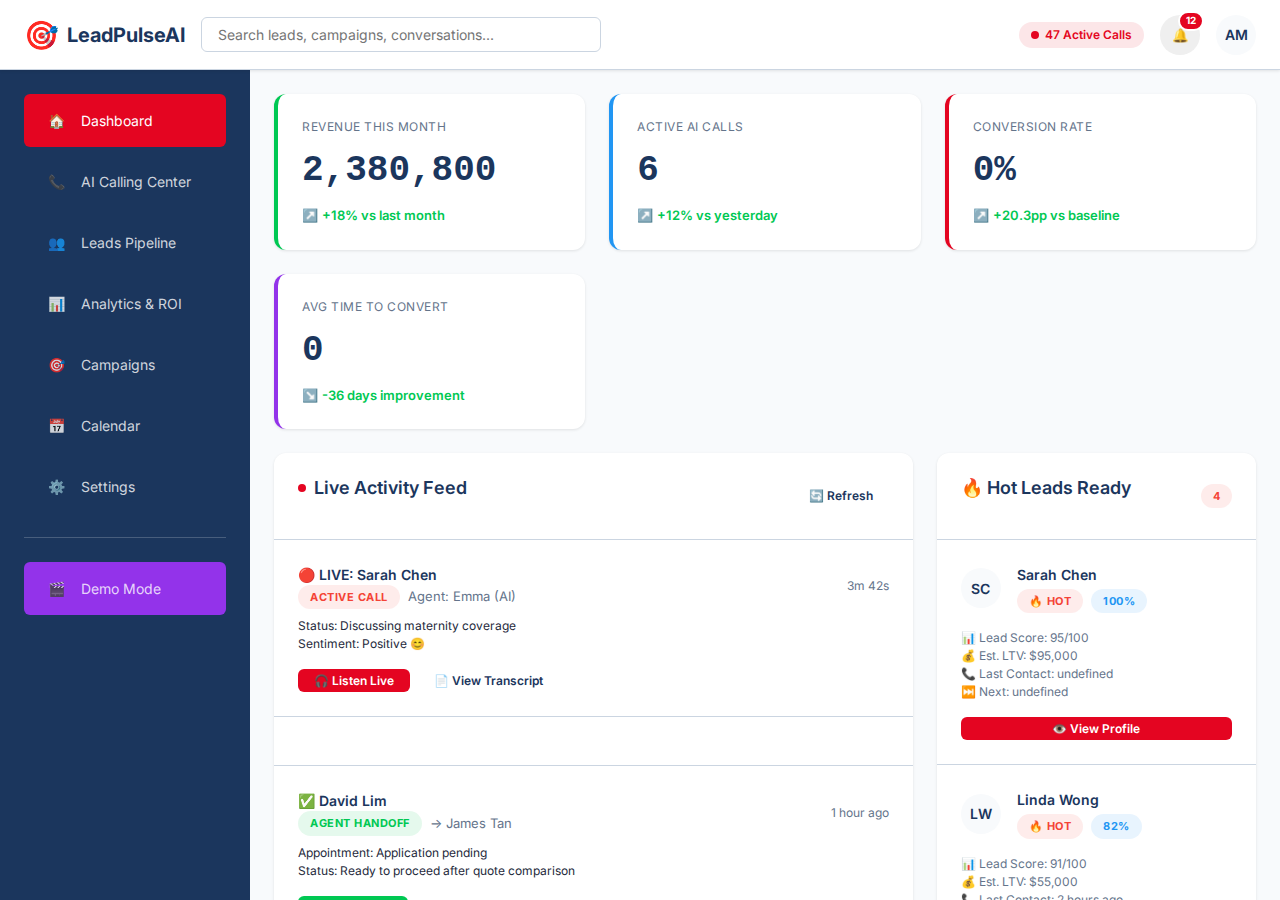
<file: dashboard.html>
<!DOCTYPE html>
<html lang="en">
<head>
    <meta charset="UTF-8">
    <meta name="viewport" content="width=device-width, initial-scale=1.0">
    <title>Dashboard - LeadPulseAI</title>
    <link rel="stylesheet" href="css/global.css">
    <link rel="stylesheet" href="css/components.css">
    <link rel="preconnect" href="https://fonts.googleapis.com">
    <link rel="preconnect" href="https://fonts.gstatic.com" crossorigin>
    <link href="https://fonts.googleapis.com/css2?family=Inter:wght@300;400;500;600;700;800&display=swap" rel="stylesheet">
    <style>
        .dashboard-layout {
            display: grid;
            grid-template-columns: 250px 1fr;
            grid-template-rows: 70px 1fr;
            height: 100vh;
            background: var(--background);
        }

        .top-nav {
            grid-column: 1 / -1;
            background: white;
            border-bottom: 1px solid var(--light);
            display: flex;
            align-items: center;
            justify-content: space-between;
            padding: 0 var(--space-lg);
            box-shadow: var(--shadow-sm);
            position: sticky;
            top: 0;
            z-index: 100;
        }

        .logo {
            display: flex;
            align-items: center;
            gap: var(--space-sm);
            font-size: 20px;
            font-weight: 700;
            color: var(--navy-blue);
        }

        .logo-icon {
            font-size: 28px;
        }

        .search-box {
            width: 400px;
        }

        .nav-actions {
            display: flex;
            align-items: center;
            gap: var(--space-md);
        }

        .sidebar {
            background: var(--navy-blue);
            color: white;
            padding: var(--space-lg);
            overflow-y: auto;
        }

        .nav-item {
            display: flex;
            align-items: center;
            gap: var(--space-md);
            padding: var(--space-md) var(--space-lg);
            color: rgba(255, 255, 255, 0.8);
            text-decoration: none;
            border-radius: var(--radius-sm);
            transition: all var(--transition-fast);
            margin-bottom: var(--space-sm);
            font-size: 14px;
        }

        .nav-item:hover {
            background: rgba(255, 255, 255, 0.1);
            color: white;
            text-decoration: none;
        }

        .nav-item.active {
            background: var(--aia-red);
            color: white;
        }

        .nav-item.demo {
            background: var(--ai-purple);
            margin-top: var(--space-lg);
        }

        .main-content {
            padding: var(--space-lg);
            overflow-y: auto;
            animation: fadeIn 0.3s ease-in;
        }

        .stats-grid {
            display: grid;
            grid-template-columns: repeat(auto-fit, minmax(250px, 1fr));
            gap: var(--space-lg);
            margin-bottom: var(--space-lg);
        }

        .stat-card {
            background: white;
            border-radius: var(--radius-md);
            padding: var(--space-lg);
            box-shadow: var(--shadow-sm);
            transition: all var(--transition-normal);
            border-left: 4px solid transparent;
        }

        .stat-card:hover {
            transform: translateY(-2px);
            box-shadow: var(--shadow-md);
        }

        .stat-card.revenue { border-left-color: var(--success); }
        .stat-card.calls { border-left-color: var(--info); }
        .stat-card.conversion { border-left-color: var(--aia-red); }
        .stat-card.time { border-left-color: var(--ai-purple); }

        .stat-label {
            font-size: 12px;
            color: var(--medium);
            text-transform: uppercase;
            letter-spacing: 0.5px;
            margin-bottom: var(--space-sm);
        }

        .stat-value {
            font-size: 36px;
            font-weight: 700;
            color: var(--navy-blue);
            margin-bottom: var(--space-sm);
            font-family: var(--font-mono);
        }

        .stat-change {
            font-size: 13px;
            font-weight: 600;
            display: flex;
            align-items: center;
            gap: 4px;
        }

        .stat-change.positive { color: var(--success); }
        .stat-change.negative { color: var(--danger); }

        .content-grid {
            display: grid;
            grid-template-columns: 2fr 1fr;
            gap: var(--space-lg);
            margin-bottom: var(--space-lg);
        }

        .activity-feed {
            background: white;
            border-radius: var(--radius-md);
            box-shadow: var(--shadow-sm);
            overflow: hidden;
        }

        .feed-header {
            padding: var(--space-lg);
            border-bottom: 1px solid var(--light);
            display: flex;
            align-items: center;
            justify-content: space-between;
        }

        .feed-title {
            font-size: 18px;
            font-weight: 600;
            color: var(--navy-blue);
            display: flex;
            align-items: center;
            gap: var(--space-sm);
        }

        .feed-content {
            max-height: 500px;
            overflow-y: auto;
        }

        .activity-item {
            padding: var(--space-lg);
            border-bottom: 1px solid var(--light);
            transition: background-color var(--transition-fast);
            animation: slideIn 0.3s ease-out;
        }

        .activity-item:hover {
            background: var(--background);
        }

        .activity-header {
            display: flex;
            align-items: center;
            justify-content: space-between;
            margin-bottom: var(--space-sm);
        }

        .activity-lead {
            font-weight: 600;
            color: var(--navy-blue);
        }

        .activity-time {
            font-size: 12px;
            color: var(--medium);
        }

        .activity-status {
            font-size: 13px;
            color: var(--medium);
            display: flex;
            align-items: center;
            gap: var(--space-sm);
        }

        .activity-actions {
            margin-top: var(--space-md);
            display: flex;
            gap: var(--space-sm);
        }

        .hot-leads-panel {
            background: white;
            border-radius: var(--radius-md);
            box-shadow: var(--shadow-sm);
        }

        .lead-card {
            padding: var(--space-lg);
            border-bottom: 1px solid var(--light);
            transition: background-color var(--transition-fast);
        }

        .lead-card:hover {
            background: var(--background);
        }

        .lead-header {
            display: flex;
            align-items: center;
            gap: var(--space-md);
            margin-bottom: var(--space-md);
        }

        .lead-name {
            font-weight: 600;
            color: var(--navy-blue);
        }

        .lead-meta {
            font-size: 12px;
            color: var(--medium);
            margin-bottom: var(--space-sm);
        }

        .lead-actions {
            display: flex;
            gap: var(--space-sm);
            margin-top: var(--space-md);
        }

        .live-indicator {
            display: inline-flex;
            align-items: center;
            gap: 6px;
            background: rgba(228, 5, 33, 0.1);
            padding: 4px 12px;
            border-radius: var(--radius-full);
            font-size: 12px;
            font-weight: 600;
            color: var(--aia-red);
        }

        .live-dot {
            width: 8px;
            height: 8px;
            background: var(--aia-red);
            border-radius: 50%;
            animation: pulse 2s ease-in-out infinite;
        }

        @media (max-width: 1024px) {
            .dashboard-layout {
                grid-template-columns: 1fr;
            }

            .sidebar {
                display: none;
            }

            .content-grid {
                grid-template-columns: 1fr;
            }

            .search-box {
                width: 250px;
            }
        }
    </style>
</head>
<body>
    <div class="dashboard-layout">
        <!-- Top Navigation -->
        <nav class="top-nav">
            <div class="flex items-center gap-md">
                <div class="logo">
                    <span class="logo-icon">🎯</span>
                    <span>LeadPulseAI</span>
                </div>
                <input type="search" class="form-input search-box" placeholder="Search leads, campaigns, conversations...">
            </div>
            <div class="nav-actions">
                <div class="live-indicator">
                    <span class="live-dot"></span>
                    <span>47 Active Calls</span>
                </div>
                <div class="indicator">
                    <button class="btn-icon" onclick="showNotifications()">🔔</button>
                    <span class="indicator-badge">12</span>
                </div>
                <div class="dropdown">
                    <div class="avatar" onclick="toggleUserMenu()">
                        <span style="font-size: 14px;">AM</span>
                    </div>
                </div>
            </div>
        </nav>

        <!-- Sidebar Navigation -->
        <aside class="sidebar">
            <nav>
                <a href="dashboard.html" class="nav-item active">
                    <span>🏠</span>
                    <span>Dashboard</span>
                </a>
                <a href="calling.html" class="nav-item">
                    <span>📞</span>
                    <span>AI Calling Center</span>
                </a>
                <a href="leads-pipeline.html" class="nav-item">
                    <span>👥</span>
                    <span>Leads Pipeline</span>
                </a>
                <a href="analytics.html" class="nav-item">
                    <span>📊</span>
                    <span>Analytics & ROI</span>
                </a>
                <a href="campaigns.html" class="nav-item">
                    <span>🎯</span>
                    <span>Campaigns</span>
                </a>
                <a href="calendar.html" class="nav-item">
                    <span>📅</span>
                    <span>Calendar</span>
                </a>
                <a href="#" class="nav-item">
                    <span>⚙️</span>
                    <span>Settings</span>
                </a>
                <div style="margin: var(--space-lg) 0; height: 1px; background: rgba(255,255,255,0.2);"></div>
                <a href="demo-mode.html" class="nav-item demo">
                    <span>🎬</span>
                    <span>Demo Mode</span>
                </a>
            </nav>
        </aside>

        <!-- Main Content -->
        <main class="main-content">
            <!-- Stats Cards -->
            <div class="stats-grid">
                <div class="stat-card revenue">
                    <div class="stat-label">Revenue This Month</div>
                    <div class="stat-value" id="revenue">$0</div>
                    <div class="stat-change positive">
                        <span>↗️</span>
                        <span>+18% vs last month</span>
                    </div>
                </div>

                <div class="stat-card calls">
                    <div class="stat-label">Active AI Calls</div>
                    <div class="stat-value" id="activeCalls">0</div>
                    <div class="stat-change positive">
                        <span>↗️</span>
                        <span>+12% vs yesterday</span>
                    </div>
                </div>

                <div class="stat-card conversion">
                    <div class="stat-label">Conversion Rate</div>
                    <div class="stat-value" id="conversionRate">0%</div>
                    <div class="stat-change positive">
                        <span>↗️</span>
                        <span>+20.3pp vs baseline</span>
                    </div>
                </div>

                <div class="stat-card time">
                    <div class="stat-label">Avg Time to Convert</div>
                    <div class="stat-value" id="avgTime">0</div>
                    <div class="stat-change positive">
                        <span>↘️</span>
                        <span>-36 days improvement</span>
                    </div>
                </div>
            </div>

            <!-- Activity Feed + Hot Leads -->
            <div class="content-grid">
                <!-- Live Activity Feed -->
                <div class="activity-feed">
                    <div class="feed-header">
                        <h3 class="feed-title">
                            <span class="live-dot"></span>
                            Live Activity Feed
                        </h3>
                        <button class="btn btn-sm btn-ghost" onclick="refreshActivity()">🔄 Refresh</button>
                    </div>
                    <div class="feed-content" id="activityFeed">
                        <!-- Populated by JavaScript -->
                    </div>
                </div>

                <!-- Hot Leads Panel -->
                <div class="hot-leads-panel">
                    <div class="feed-header">
                        <h3 class="feed-title">
                            🔥 Hot Leads Ready
                        </h3>
                        <span class="badge badge-danger" id="hotLeadCount">0</span>
                    </div>
                    <div id="hotLeadsList">
                        <!-- Populated by JavaScript -->
                    </div>
                </div>
            </div>

            <!-- Quick Stats Footer -->
            <div class="card">
                <div class="flex items-center justify-between">
                    <div class="text-center" style="flex: 1;">
                        <div class="text-2xl font-bold text-navy-blue" id="leadsNurtured">0</div>
                        <div class="text-sm text-medium">Leads Nurtured Today</div>
                    </div>
                    <div class="divider-vertical"></div>
                    <div class="text-center" style="flex: 1;">
                        <div class="text-2xl font-bold text-navy-blue" id="appointmentsBooked">0</div>
                        <div class="text-sm text-medium">Appointments Booked</div>
                    </div>
                    <div class="divider-vertical"></div>
                    <div class="text-center" style="flex: 1;">
                        <div class="text-2xl font-bold text-navy-blue" id="aiCallsToday">0</div>
                        <div class="text-sm text-medium">AI Calls Completed</div>
                    </div>
                </div>
            </div>
        </main>
    </div>

    <!-- Toast Container -->
    <div class="toast-container" id="toastContainer"></div>

    <script src="js/data.js"></script>
    <script>
        // Animation helper
        function animateValue(element, start, end, duration, prefix = '', suffix = '') {
            let current = start;
            const range = end - start;
            const increment = range / (duration / 16);
            const timer = setInterval(() => {
                current += increment;
                if ((increment > 0 && current >= end) || (increment < 0 && current <= end)) {
                    current = end;
                    clearInterval(timer);
                }
                element.textContent = prefix + Math.round(current).toLocaleString() + suffix;
            }, 16);
        }

        // Format currency
        function formatCurrency(value) {
            return '$' + (value / 1000000).toFixed(1) + 'M';
        }

        // Time ago formatter
        function timeAgo(timestamp) {
            const now = new Date();
            const past = new Date(timestamp);
            const seconds = Math.floor((now - past) / 1000);

            if (seconds < 60) return `${seconds} seconds ago`;
            if (seconds < 3600) return `${Math.floor(seconds / 60)} minutes ago`;
            if (seconds < 86400) return `${Math.floor(seconds / 3600)} hours ago`;
            return `${Math.floor(seconds / 86400)} days ago`;
        }

        // Create activity item
        function createActivityItem(activity) {
            const div = document.createElement('div');
            div.className = 'activity-item';

            let content = '';
            let badgeClass = 'badge-info';
            let actionButtons = '';

            switch(activity.type) {
                case 'call_active':
                    badgeClass = 'badge-danger';
                    content = `
                        <div class="activity-header">
                            <div>
                                <div class="activity-lead">🔴 LIVE: ${activity.lead}</div>
                                <div class="activity-status">
                                    <span class="badge ${badgeClass}">Active Call</span>
                                    <span>Agent: ${activity.agent}</span>
                                </div>
                            </div>
                            <div class="activity-time">${activity.duration}</div>
                        </div>
                        <div style="margin-top: var(--space-sm);">
                            <div class="text-sm">Status: ${activity.status}</div>
                            <div class="text-sm">Sentiment: ${activity.sentiment}</div>
                        </div>
                    `;
                    actionButtons = `
                        <button class="btn btn-sm btn-primary" onclick="location.href='calling.html'">🎧 Listen Live</button>
                        <button class="btn btn-sm btn-ghost">📄 View Transcript</button>
                    `;
                    break;

                case 'handoff':
                    badgeClass = 'badge-success';
                    content = `
                        <div class="activity-header">
                            <div>
                                <div class="activity-lead">✅ ${activity.lead}</div>
                                <div class="activity-status">
                                    <span class="badge ${badgeClass}">Agent Handoff</span>
                                    <span>→ ${activity.agent}</span>
                                </div>
                            </div>
                            <div class="activity-time">${activity.timestamp}</div>
                        </div>
                        <div style="margin-top: var(--space-sm);">
                            <div class="text-sm">Appointment: ${activity.appointment}</div>
                            <div class="text-sm">Status: ${activity.status}</div>
                        </div>
                    `;
                    actionButtons = `
                        <button class="btn btn-sm btn-success" onclick="location.href='lead-profile.html?id=LC-2025-8472'">👁️ View Lead</button>
                    `;
                    break;

                case 'call_completed':
                    badgeClass = 'badge-info';
                    content = `
                        <div class="activity-header">
                            <div>
                                <div class="activity-lead">📞 ${activity.lead}</div>
                                <div class="activity-status">
                                    <span class="badge ${badgeClass}">Call Completed</span>
                                    <span>Agent: ${activity.agent}</span>
                                </div>
                            </div>
                            <div class="activity-time">${activity.timestamp}</div>
                        </div>
                        <div style="margin-top: var(--space-sm);">
                            <div class="text-sm">Duration: ${activity.duration}</div>
                            <div class="text-sm">Outcome: ${activity.outcome}</div>
                        </div>
                    `;
                    break;

                case 'trigger':
                    badgeClass = 'badge-warning';
                    content = `
                        <div class="activity-header">
                            <div>
                                <div class="activity-lead">🎂 ${activity.lead}</div>
                                <div class="activity-status">
                                    <span class="badge ${badgeClass}">Trigger Event</span>
                                    <span>${activity.trigger}</span>
                                </div>
                            </div>
                            <div class="activity-time">${activity.timestamp}</div>
                        </div>
                        <div style="margin-top: var(--space-sm);">
                            <div class="text-sm">Campaign: ${activity.campaign}</div>
                            <div class="text-sm">${activity.status}</div>
                        </div>
                    `;
                    break;
            }

            div.innerHTML = content + (actionButtons ? `<div class="activity-actions">${actionButtons}</div>` : '');
            return div;
        }

        // Create hot lead card
        function createHotLeadCard(lead) {
            const div = document.createElement('div');
            div.className = 'lead-card';

            const tempColor = lead.temperature === 'hot' ? 'danger' : 'warning';
            const tempIcon = lead.temperature === 'hot' ? '🔥' : '🟡';

            div.innerHTML = `
                <div class="lead-header">
                    <div class="avatar">${lead.name.split(' ').map(n => n[0]).join('')}</div>
                    <div style="flex: 1;">
                        <div class="lead-name">${lead.name}</div>
                        <div class="flex items-center gap-sm" style="margin-top: 4px;">
                            <span class="badge badge-${tempColor}">${tempIcon} ${lead.temperature.toUpperCase()}</span>
                            <span class="badge badge-info">${lead.conversionProbability}%</span>
                        </div>
                    </div>
                </div>
                <div class="lead-meta">
                    <div>📊 Lead Score: ${lead.leadScore}/100</div>
                    <div>💰 Est. LTV: $${lead.estimatedLTV.toLocaleString()}</div>
                    <div>📞 Last Contact: ${lead.lastContact}</div>
                    <div>⏭️ Next: ${lead.nextAction}</div>
                </div>
                <div class="lead-actions">
                    <button class="btn btn-sm btn-primary w-full" onclick="location.href='lead-profile.html?id=${lead.id}'">
                        👁️ View Profile
                    </button>
                </div>
            `;

            return div;
        }

        // Show toast notification
        function showToast(message, type = 'info') {
            const container = document.getElementById('toastContainer');
            const toast = document.createElement('div');
            toast.className = `toast toast-${type}`;

            const icons = {
                success: '✅',
                warning: '⚠️',
                danger: '❌',
                info: 'ℹ️'
            };

            toast.innerHTML = `
                <div class="toast-icon">${icons[type]}</div>
                <div class="toast-content">
                    <div class="toast-message">${message}</div>
                </div>
                <button class="toast-close" onclick="this.parentElement.remove()">×</button>
            `;

            container.appendChild(toast);

            setTimeout(() => {
                toast.style.animation = 'fadeOut 0.3s ease-out';
                setTimeout(() => toast.remove(), 300);
            }, 5000);
        }

        // Initialize dashboard
        function initDashboard() {
            // Animate stats
            setTimeout(() => {
                animateValue(document.getElementById('revenue'), 0, dashboardStats.revenueThisMonth, 2000, '', '');
                document.getElementById('revenue').textContent = formatCurrency(dashboardStats.revenueThisMonth) + ' SGD';
            }, 300);

            setTimeout(() => {
                animateValue(document.getElementById('activeCalls'), 0, dashboardStats.activeAICalls, 1500);
            }, 500);

            setTimeout(() => {
                document.getElementById('conversionRate').textContent = dashboardStats.conversionRate + '%';
            }, 700);

            setTimeout(() => {
                document.getElementById('avgTime').textContent = dashboardStats.avgTimeToConvert + ' days';
            }, 900);

            // Animate footer stats
            setTimeout(() => {
                animateValue(document.getElementById('leadsNurtured'), 0, dashboardStats.leadsCaptured, 2000);
            }, 1100);

            setTimeout(() => {
                animateValue(document.getElementById('appointmentsBooked'), 0, dashboardStats.aiCallsToday, 1800);
            }, 1300);

            setTimeout(() => {
                animateValue(document.getElementById('aiCallsToday'), 0, dashboardStats.aiCallsToday, 1600);
            }, 1500);

            // Load activity feed
            const feedContainer = document.getElementById('activityFeed');
            liveActivity.forEach((activity, index) => {
                setTimeout(() => {
                    feedContainer.appendChild(createActivityItem(activity));
                }, index * 200);
            });

            // Load hot leads
            const hotLeadsContainer = document.getElementById('hotLeadsList');
            const hotLeads = [sarahChen, ...activeLeads.filter(l => l.temperature === 'hot')];
            hotLeads.forEach((lead, index) => {
                setTimeout(() => {
                    hotLeadsContainer.appendChild(createHotLeadCard({
                        ...lead,
                        name: lead.fullName || lead.name,
                        id: lead.id
                    }));
                }, index * 150);
            });

            document.getElementById('hotLeadCount').textContent = hotLeads.length;

            // Welcome toast
            setTimeout(() => {
                showToast('Welcome back! 47 active AI calls in progress.', 'success');
            }, 1000);
        }

        // Refresh activity
        function refreshActivity() {
            showToast('Activity feed refreshed', 'info');
            // In real app, would fetch new data
        }

        // Simulate real-time updates
        function startRealTimeUpdates() {
            setInterval(() => {
                // Randomly update active calls
                const currentCalls = parseInt(document.getElementById('activeCalls').textContent);
                const newCalls = currentCalls + Math.floor(Math.random() * 3) - 1;
                if (newCalls >= 0) {
                    document.getElementById('activeCalls').textContent = Math.max(newCalls, 40);
                }
            }, 10000);
        }

        // Initialize on load
        window.addEventListener('load', () => {
            initDashboard();
            startRealTimeUpdates();
        });

        // Placeholder functions
        function showNotifications() {
            showToast('You have 12 new notifications', 'info');
        }

        function toggleUserMenu() {
            showToast('User menu coming soon', 'info');
        }
    </script>
</body>
</html>
</file>
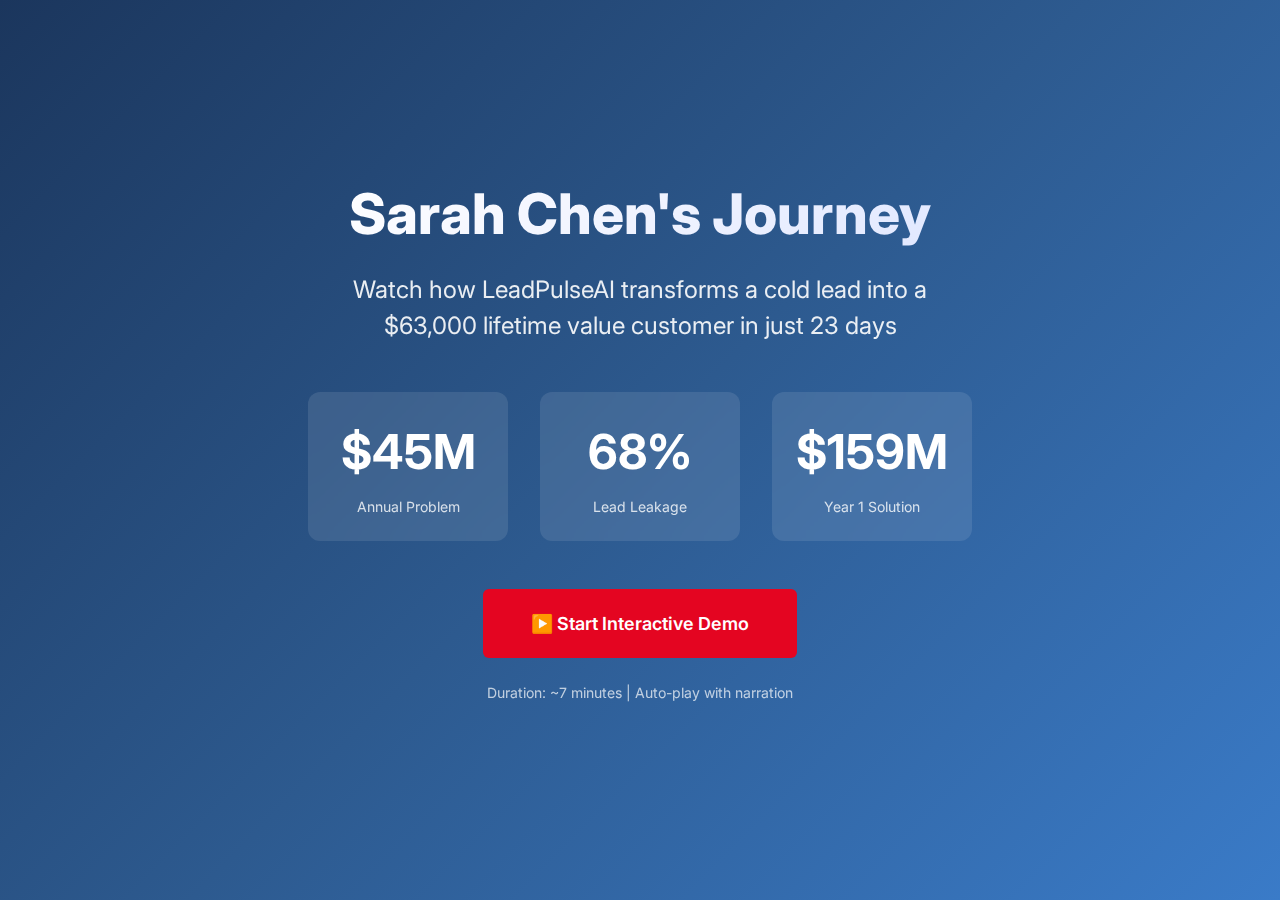
<file: demo-mode.html>
<!DOCTYPE html>
<html lang="en">
<head>
    <meta charset="UTF-8">
    <meta name="viewport" content="width=device-width, initial-scale=1.0">
    <title>Demo Mode - Sarah Chen's Journey - LeadPulseAI</title>
    <link rel="stylesheet" href="css/global.css">
    <link rel="stylesheet" href="css/components.css">
    <link href="https://fonts.googleapis.com/css2?family=Inter:wght@300;400;500;600;700;800&display=swap" rel="stylesheet">
    <style>
        body {
            margin: 0;
            overflow: hidden;
            background: #000;
        }

        .demo-container {
            position: relative;
            width: 100vw;
            height: 100vh;
            display: flex;
            flex-direction: column;
        }

        .demo-header {
            background: linear-gradient(135deg, #1B365D 0%, #2D5A8F 100%);
            color: white;
            padding: var(--space-lg);
            display: flex;
            align-items: center;
            justify-content: space-between;
            box-shadow: var(--shadow-lg);
            z-index: 1000;
        }

        .demo-title {
            font-size: 24px;
            font-weight: 700;
            display: flex;
            align-items: center;
            gap: var(--space-md);
        }

        .demo-controls {
            display: flex;
            gap: var(--space-md);
        }

        .demo-progress-bar {
            background: rgba(255, 255, 255, 0.2);
            height: 4px;
            position: relative;
        }

        .demo-progress-fill {
            background: var(--neon-green);
            height: 100%;
            width: 0%;
            transition: width 1s ease-out;
        }

        .demo-steps {
            display: flex;
            justify-content: space-between;
            padding: var(--space-md) var(--space-lg);
            background: rgba(27, 54, 93, 0.5);
            color: white;
        }

        .step {
            flex: 1;
            text-align: center;
            padding: var(--space-sm);
            font-size: 13px;
            opacity: 0.5;
            transition: all var(--transition-normal);
            position: relative;
        }

        .step.active {
            opacity: 1;
            font-weight: 600;
        }

        .step.completed {
            opacity: 0.7;
        }

        .step.completed::after {
            content: '✓';
            position: absolute;
            top: -8px;
            right: 8px;
            background: var(--success);
            color: white;
            width: 20px;
            height: 20px;
            border-radius: 50%;
            display: flex;
            align-items: center;
            justify-content: center;
            font-size: 12px;
        }

        .demo-content {
            flex: 1;
            position: relative;
            background: var(--background);
            overflow: hidden;
        }

        .demo-frame {
            width: 100%;
            height: 100%;
            border: none;
            background: white;
        }

        .demo-narration {
            position: absolute;
            bottom: 40px;
            left: 50%;
            transform: translateX(-50%);
            background: rgba(0, 0, 0, 0.9);
            backdrop-filter: blur(10px);
            color: white;
            padding: var(--space-xl);
            border-radius: var(--radius-lg);
            max-width: 800px;
            width: 90%;
            box-shadow: var(--shadow-xl);
            animation: slideIn 0.5s ease-out;
            z-index: 100;
        }

        .narration-text {
            font-size: 18px;
            line-height: 1.8;
            text-align: center;
        }

        .demo-spotlight {
            position: absolute;
            border: 3px solid var(--neon-green);
            border-radius: var(--radius-md);
            pointer-events: none;
            box-shadow: 0 0 20px rgba(0, 255, 136, 0.5);
            animation: pulse 2s ease-in-out infinite;
            z-index: 99;
        }

        .skip-button {
            position: fixed;
            top: 100px;
            right: 20px;
            z-index: 1001;
        }

        @keyframes pulse {
            0%, 100% { transform: scale(1); opacity: 1; }
            50% { transform: scale(1.02); opacity: 0.8; }
        }

        .intro-screen {
            position: absolute;
            top: 0;
            left: 0;
            width: 100%;
            height: 100%;
            background: linear-gradient(135deg, #1B365D 0%, #2D5A8F 50%, #3A7BC8 100%);
            display: flex;
            align-items: center;
            justify-content: center;
            z-index: 200;
            color: white;
            text-align: center;
        }

        .intro-content {
            max-width: 800px;
            padding: var(--space-2xl);
        }

        .intro-title {
            font-size: 56px;
            font-weight: 800;
            margin-bottom: var(--space-lg);
            background: linear-gradient(135deg, #ffffff 0%, #e0e7ff 100%);
            -webkit-background-clip: text;
            -webkit-text-fill-color: transparent;
        }

        .intro-subtitle {
            font-size: 24px;
            margin-bottom: var(--space-xl);
            opacity: 0.9;
        }

        .intro-stats {
            display: grid;
            grid-template-columns: repeat(3, 1fr);
            gap: var(--space-xl);
            margin: var(--space-2xl) 0;
        }

        .intro-stat {
            padding: var(--space-lg);
            background: rgba(255, 255, 255, 0.1);
            backdrop-filter: blur(10px);
            border-radius: var(--radius-md);
        }

        .intro-stat-value {
            font-size: 48px;
            font-weight: 700;
            margin-bottom: 8px;
        }

        .intro-stat-label {
            font-size: 14px;
            opacity: 0.8;
        }

        @media (max-width: 768px) {
            .demo-steps {
                display: none;
            }

            .intro-stats {
                grid-template-columns: 1fr;
            }

            .intro-title {
                font-size: 36px;
            }
        }
    </style>
</head>
<body>
    <div class="demo-container">
        <!-- Intro Screen -->
        <div class="intro-screen" id="introScreen">
            <div class="intro-content">
                <h1 class="intro-title">Sarah Chen's Journey</h1>
                <p class="intro-subtitle">
                    Watch how LeadPulseAI transforms a cold lead into a<br>
                    $63,000 lifetime value customer in just 23 days
                </p>

                <div class="intro-stats">
                    <div class="intro-stat">
                        <div class="intro-stat-value">$45M</div>
                        <div class="intro-stat-label">Annual Problem</div>
                    </div>
                    <div class="intro-stat">
                        <div class="intro-stat-value">68%</div>
                        <div class="intro-stat-label">Lead Leakage</div>
                    </div>
                    <div class="intro-stat">
                        <div class="intro-stat-value">$159M</div>
                        <div class="intro-stat-label">Year 1 Solution</div>
                    </div>
                </div>

                <button class="btn btn-primary btn-lg" onclick="startDemo()" style="padding: var(--space-lg) var(--space-2xl); font-size: 18px;">
                    ▶️ Start Interactive Demo
                </button>

                <p style="margin-top: var(--space-lg); font-size: 14px; opacity: 0.7;">
                    Duration: ~7 minutes | Auto-play with narration
                </p>
            </div>
        </div>

        <!-- Demo Header -->
        <div class="demo-header" style="display: none;" id="demoHeader">
            <div class="demo-title">
                <span>🎬</span>
                <span>Interactive Demo: Sarah Chen's Journey</span>
            </div>
            <div class="demo-controls">
                <button class="btn btn-success" id="playBtn" onclick="playDemo()">▶️ Play</button>
                <button class="btn btn-secondary" id="pauseBtn" onclick="pauseDemo()" style="display: none;">⏸️ Pause</button>
                <button class="btn btn-ghost" onclick="exitDemo()">❌ Exit</button>
            </div>
        </div>

        <!-- Progress Bar -->
        <div class="demo-progress-bar" style="display: none;" id="progressBar">
            <div class="demo-progress-fill" id="progressFill"></div>
        </div>

        <!-- Steps -->
        <div class="demo-steps" style="display: none;" id="demoSteps">
            <div class="step active" data-step="1">1. Introduction</div>
            <div class="step" data-step="2">2. Trigger Detection</div>
            <div class="step" data-step="3">3. First AI Call</div>
            <div class="step" data-step="4">4. Nurturing Sequence</div>
            <div class="step" data-step="5">5. Agent Handoff</div>
            <div class="step" data-step="6">6. Conversion & ROI</div>
        </div>

        <!-- Main Content -->
        <div class="demo-content" style="display: none;" id="demoContent">
            <iframe class="demo-frame" id="demoFrame" src="dashboard.html"></iframe>

            <!-- Narration Overlay -->
            <div class="demo-narration" id="narration" style="display: none;">
                <div class="narration-text" id="narrationText"></div>
            </div>
        </div>
    </div>

    <script src="js/data.js"></script>
    <script>
        let currentStep = 0;
        let isPaused = false;
        let demoTimeout;

        const demoScript = [
            {
                step: 1,
                title: "Introduction",
                page: "dashboard.html",
                duration: 10000,
                narration: "Meet AIA Singapore. They're losing $45-60 million annually because 68% of qualified leads go cold during nurturing. Let me show you how LeadPulseAI solves this...",
                progress: 0
            },
            {
                step: 2,
                title: "Trigger Detection",
                page: "dashboard.html",
                duration: 15000,
                narration: "This is Sarah Chen. She just announced her pregnancy on social media. Within 6 hours, LeadPulseAI's trigger detection system identifies this as a high-intent life event and automatically schedules a personalized outreach call. The critical 72-hour window starts NOW.",
                progress: 16
            },
            {
                step: 3,
                title: "First AI Call",
                page: "calling.html",
                duration: 90000,
                narration: "Watch Emma, our AI agent, make the first call. Notice how she builds rapport, identifies Sarah's needs, and adapts in real-time based on sentiment analysis. This conversation is happening autonomously - no human intervention needed.",
                progress: 33
            },
            {
                step: 4,
                title: "Nurturing Sequence",
                page: "lead-profile.html?id=LC-2025-8472",
                duration: 30000,
                narration: "Over the next 23 days, AI maintains 8 touchpoints with Sarah - calls, emails, SMS. Each interaction builds trust, addresses objections, and moves her closer to conversion. Notice how the conversion probability increases from 32% to 75%.",
                progress: 50
            },
            {
                step: 5,
                title: "Agent Handoff",
                page: "lead-profile.html?id=LC-2025-8472",
                duration: 20000,
                narration: "When Sarah is sales-ready, AI hands her to Rachel Tan - a human agent - with complete context: conversation history, behavioral insights, and recommended approach. Rachel doesn't waste time qualifying. She closes the deal.",
                progress: 66
            },
            {
                step: 6,
                title: "Conversion & ROI",
                page: "analytics.html",
                duration: 25000,
                narration: "Sarah converts to a $63,000 lifetime value customer. Now multiply this by thousands of leads. The result? $159 million in Year 1 revenue impact on a $2.45 million investment. That's a 6,400% ROI. This is the future of insurance.",
                progress: 83
            }
        ];

        function startDemo() {
            // Hide intro, show demo
            document.getElementById('introScreen').style.display = 'none';
            document.getElementById('demoHeader').style.display = 'flex';
            document.getElementById('progressBar').style.display = 'block';
            document.getElementById('demoSteps').style.display = 'flex';
            document.getElementById('demoContent').style.display = 'block';

            // Start playing
            currentStep = 0;
            playDemo();
        }

        function playDemo() {
            if (currentStep >= demoScript.length) {
                endDemo();
                return;
            }

            // Update UI
            document.getElementById('playBtn').style.display = 'none';
            document.getElementById('pauseBtn').style.display = 'inline-flex';

            executeStep();
        }

        function executeStep() {
            if (currentStep >= demoScript.length) {
                endDemo();
                return;
            }

            const step = demoScript[currentStep];

            // Update steps UI
            document.querySelectorAll('.step').forEach((el, idx) => {
                el.classList.remove('active', 'completed');
                if (idx < currentStep) {
                    el.classList.add('completed');
                } else if (idx === currentStep) {
                    el.classList.add('active');
                }
            });

            // Update progress bar
            document.getElementById('progressFill').style.width = step.progress + '%';

            // Navigate to page
            document.getElementById('demoFrame').src = step.page;

            // Show narration
            showNarration(step.narration);

            // Speak narration (optional)
            if ('speechSynthesis' in window) {
                const utterance = new SpeechSynthesisUtterance(step.narration);
                utterance.rate = 0.9;
                utterance.pitch = 1.0;
                speechSynthesis.speak(utterance);
            }

            // Schedule next step
            demoTimeout = setTimeout(() => {
                if (!isPaused) {
                    currentStep++;
                    executeStep();
                }
            }, step.duration);
        }

        function showNarration(text) {
            const narration = document.getElementById('narration');
            const narrationText = document.getElementById('narrationText');

            narrationText.textContent = text;
            narration.style.display = 'block';

            // Hide after showing for most of the duration
            setTimeout(() => {
                narration.style.display = 'none';
            }, demoScript[currentStep].duration - 3000);
        }

        function pauseDemo() {
            isPaused = true;
            clearTimeout(demoTimeout);
            speechSynthesis.pause();

            document.getElementById('playBtn').style.display = 'inline-flex';
            document.getElementById('pauseBtn').style.display = 'none';
        }

        function resumeDemo() {
            isPaused = false;
            speechSynthesis.resume();
            playDemo();
        }

        function exitDemo() {
            if (confirm('Are you sure you want to exit the demo?')) {
                speechSynthesis.cancel();
                clearTimeout(demoTimeout);
                window.location.href = 'index.html';
            }
        }

        function endDemo() {
            // Update progress to 100%
            document.getElementById('progressFill').style.width = '100%';

            // Mark all steps as completed
            document.querySelectorAll('.step').forEach(el => {
                el.classList.remove('active');
                el.classList.add('completed');
            });

            // Show completion message
            const narration = document.getElementById('narration');
            const narrationText = document.getElementById('narrationText');

            narrationText.innerHTML = `
                <div style="font-size: 24px; font-weight: 700; margin-bottom: var(--space-md);">
                    🎉 Demo Complete!
                </div>
                <div style="margin-bottom: var(--space-lg);">
                    You've just witnessed how LeadPulseAI transforms insurance lead nurturing.
                    Sarah Chen went from cold lead to $63,000 customer in 23 days.
                </div>
                <div style="display: flex; gap: var(--space-md); justify-content: center;">
                    <button class="btn btn-primary" onclick="window.location.href='dashboard.html'">
                        Explore Dashboard
                    </button>
                    <button class="btn btn-secondary" onclick="currentStep = 0; playDemo();">
                        🔄 Replay Demo
                    </button>
                    <button class="btn btn-ghost" onclick="window.location.href='index.html'">
                        ← Back to Home
                    </button>
                </div>
            `;

            narration.style.display = 'block';

            // Update controls
            document.getElementById('pauseBtn').style.display = 'none';
            document.getElementById('playBtn').style.display = 'none';
        }

        // Handle keyboard shortcuts
        document.addEventListener('keydown', (e) => {
            if (e.code === 'Space') {
                e.preventDefault();
                if (isPaused) {
                    resumeDemo();
                } else {
                    pauseDemo();
                }
            } else if (e.code === 'Escape') {
                exitDemo();
            } else if (e.code === 'ArrowRight') {
                // Skip to next step
                clearTimeout(demoTimeout);
                currentStep++;
                executeStep();
            }
        });

        // Load voices for speech synthesis
        if ('speechSynthesis' in window) {
            speechSynthesis.getVoices();
        }
    </script>
</body>
</html>
</file>
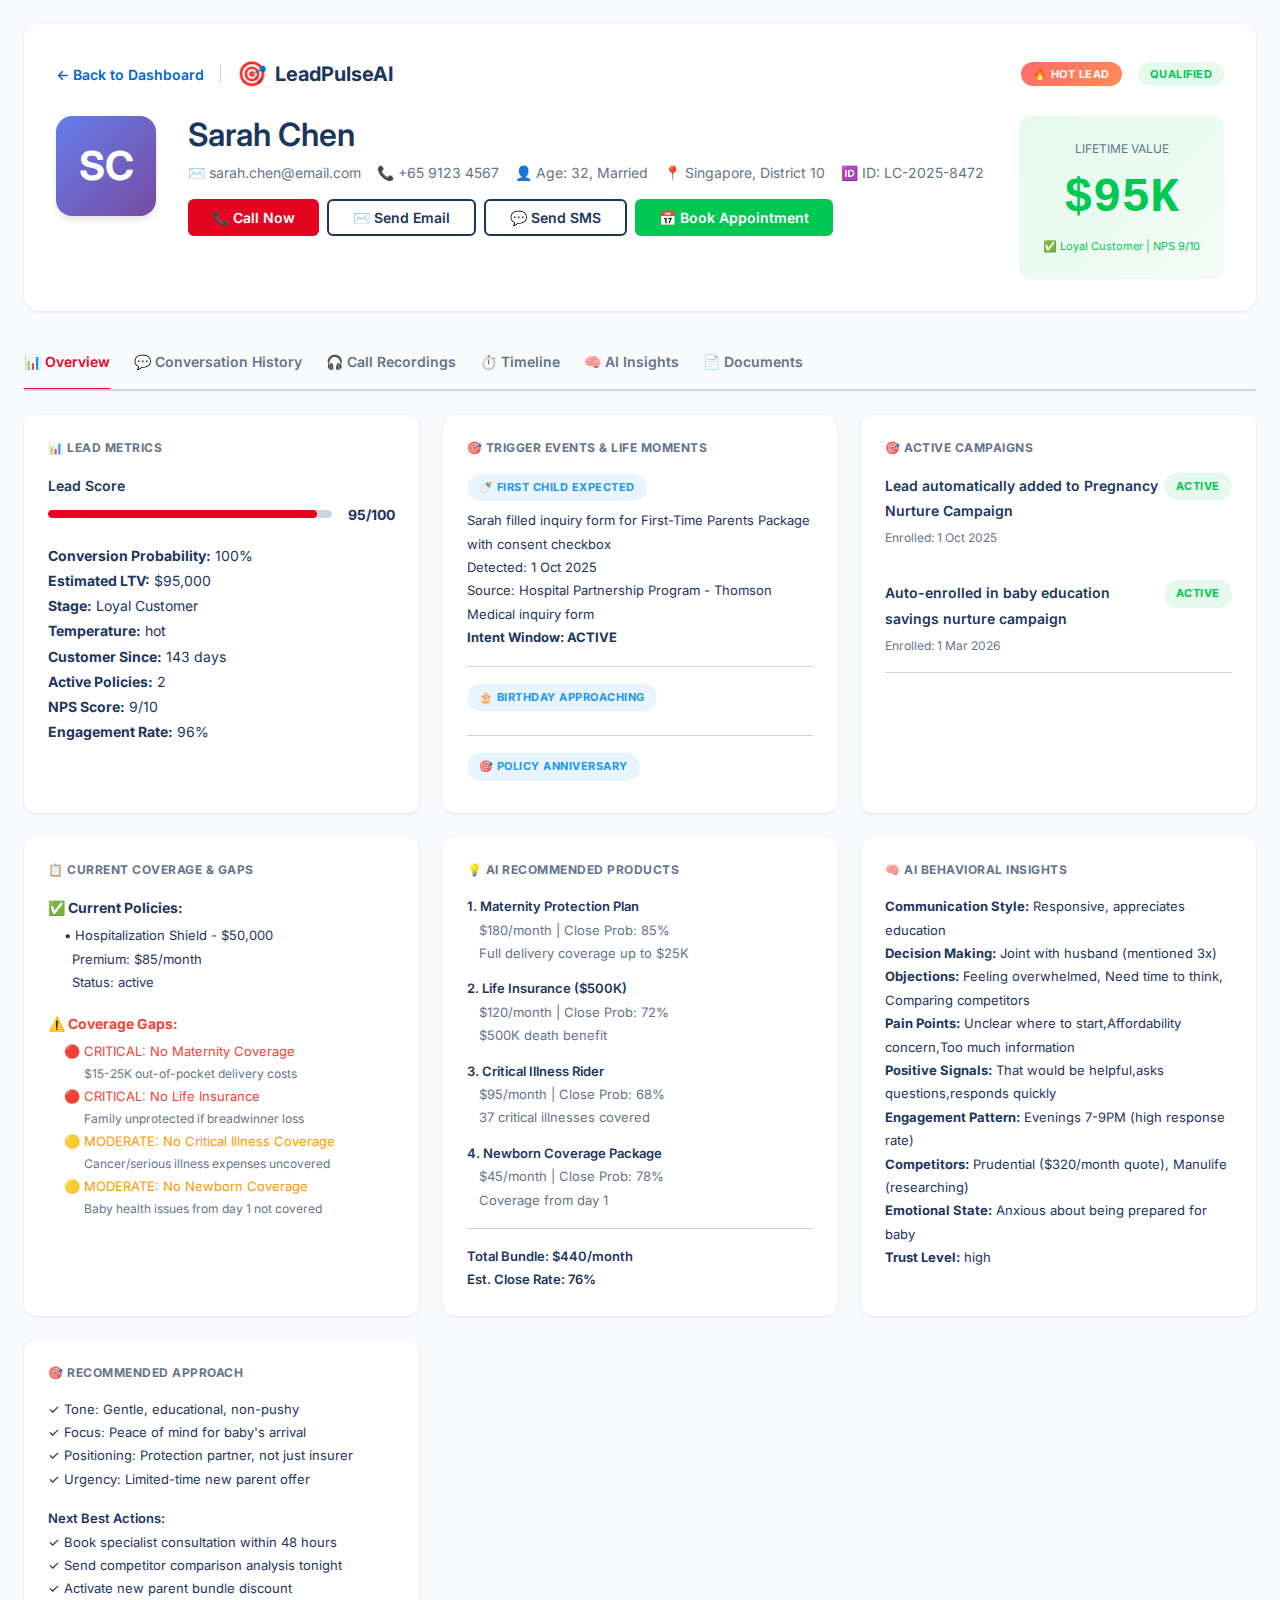
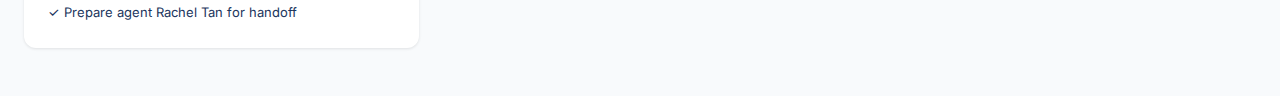
<file: lead-profile.html>
<!DOCTYPE html>
<html lang="en">
<head>
    <meta charset="UTF-8">
    <meta name="viewport" content="width=device-width, initial-scale=1.0">
    <title>Sarah Chen - Lead Profile - LeadPulseAI</title>
    <link rel="stylesheet" href="css/global.css">
    <link rel="stylesheet" href="css/components.css">
    <link rel="preconnect" href="https://fonts.googleapis.com">
    <link rel="preconnect" href="https://fonts.gstatic.com" crossorigin>
    <link href="https://fonts.googleapis.com/css2?family=Inter:wght@300;400;500;600;700;800&display=swap" rel="stylesheet">
    <style>
        body {
            background: var(--background);
        }

        .profile-container {
            max-width: 1400px;
            margin: 0 auto;
            padding: var(--space-lg);
        }

        .profile-header {
            background: white;
            border-radius: var(--radius-lg);
            padding: var(--space-xl);
            margin-bottom: var(--space-lg);
            box-shadow: var(--shadow-sm);
        }

        .header-top {
            display: flex;
            align-items: center;
            justify-content: space-between;
            margin-bottom: var(--space-lg);
        }

        .back-link {
            display: inline-flex;
            align-items: center;
            gap: var(--space-sm);
            color: var(--sky-blue);
            text-decoration: none;
            font-weight: 600;
        }

        .back-link:hover {
            text-decoration: underline;
        }

        .profile-main {
            display: grid;
            grid-template-columns: auto 1fr auto;
            gap: var(--space-xl);
            align-items: start;
        }

        .profile-avatar-large {
            width: 100px;
            height: 100px;
            border-radius: var(--radius-lg);
            background: var(--gradient-primary);
            display: flex;
            align-items: center;
            justify-content: center;
            font-size: 40px;
            color: white;
            font-weight: 700;
            box-shadow: var(--shadow-md);
        }

        .profile-info h1 {
            font-size: 32px;
            margin-bottom: var(--space-sm);
            color: var(--navy-blue);
        }

        .profile-meta {
            display: flex;
            flex-wrap: wrap;
            gap: var(--space-md);
            font-size: 14px;
            color: var(--medium);
            margin-bottom: var(--space-md);
        }

        .profile-actions {
            display: flex;
            gap: var(--space-sm);
            flex-wrap: wrap;
        }

        .tabs {
            border-bottom: 2px solid var(--light);
            margin-bottom: var(--space-lg);
            overflow-x: auto;
        }

        .tab-list {
            display: flex;
            gap: var(--space-lg);
            min-width: max-content;
        }

        .tab {
            padding: var(--space-md) 0;
            font-weight: 600;
            color: var(--medium);
            cursor: pointer;
            border-bottom: 3px solid transparent;
            transition: all var(--transition-fast);
            margin-bottom: -2px;
            white-space: nowrap;
        }

        .tab:hover {
            color: var(--navy-blue);
        }

        .tab.active {
            color: var(--aia-red);
            border-bottom-color: var(--aia-red);
        }

        .tab-content {
            display: none;
        }

        .tab-content.active {
            display: block;
            animation: fadeIn 0.3s ease-in;
        }

        .metrics-grid {
            display: grid;
            grid-template-columns: repeat(auto-fit, minmax(300px, 1fr));
            gap: var(--space-lg);
            margin-bottom: var(--space-lg);
        }

        .metric-card {
            background: white;
            border-radius: var(--radius-md);
            padding: var(--space-lg);
            box-shadow: var(--shadow-sm);
        }

        .metric-title {
            font-size: 12px;
            font-weight: 700;
            text-transform: uppercase;
            color: var(--medium);
            margin-bottom: var(--space-md);
            letter-spacing: 0.5px;
        }

        .metric-content {
            font-size: 14px;
            line-height: 1.8;
            color: var(--navy-blue);
        }

        .timeline {
            position: relative;
            padding-left: var(--space-xl);
        }

        .timeline::before {
            content: '';
            position: absolute;
            left: 8px;
            top: 0;
            bottom: 0;
            width: 2px;
            background: var(--light);
        }

        .timeline-item {
            position: relative;
            margin-bottom: var(--space-xl);
            background: white;
            border-radius: var(--radius-md);
            padding: var(--space-lg);
            box-shadow: var(--shadow-sm);
        }

        .timeline-item::before {
            content: '';
            position: absolute;
            left: -26px;
            top: 24px;
            width: 16px;
            height: 16px;
            border-radius: 50%;
            background: white;
            border: 3px solid var(--aia-red);
            box-shadow: var(--shadow-sm);
        }

        .timeline-header {
            display: flex;
            justify-content: space-between;
            align-items: start;
            margin-bottom: var(--space-md);
        }

        .timeline-title {
            font-weight: 600;
            color: var(--navy-blue);
            margin-bottom: 4px;
        }

        .timeline-meta {
            font-size: 12px;
            color: var(--medium);
        }

        .timeline-content {
            font-size: 14px;
            color: var(--navy-blue);
            line-height: 1.6;
        }

        /* Enhanced Timeline Styles */
        .timeline-event {
            position: relative;
            margin-bottom: var(--space-xl);
            background: white;
            border-radius: var(--radius-md);
            padding: var(--space-lg);
            box-shadow: var(--shadow-sm);
            border-left: 4px solid #4facfe;
            transition: all var(--transition-fast);
        }

        .timeline-event:hover {
            box-shadow: var(--shadow-md);
            transform: translateX(4px);
        }

        .timeline-event::before {
            content: '';
            position: absolute;
            left: -30px;
            top: 24px;
            width: 20px;
            height: 20px;
            border-radius: 50%;
            background: white;
            border: 4px solid #4facfe;
            box-shadow: var(--shadow-sm);
        }

        .timeline-event.milestone { border-left-color: #4facfe; }
        .timeline-event.milestone::before { border-color: #4facfe; }

        .timeline-event.trigger { border-left-color: #FF6B6B; }
        .timeline-event.trigger::before { border-color: #FF6B6B; }

        .timeline-event.communication { border-left-color: #9333EA; }
        .timeline-event.communication::before { border-color: #9333EA; }

        .timeline-event.engagement { border-left-color: #00C853; }
        .timeline-event.engagement::before { border-color: #00C853; }

        .timeline-event.system_action { border-left-color: #9E9E9E; }
        .timeline-event.system_action::before { border-color: #9E9E9E; }

        .timeline-event.intelligence { border-left-color: #00C853; }
        .timeline-event.intelligence::before { border-color: #00C853; }

        .timeline-event.risk { border-left-color: #FFA500; }
        .timeline-event.risk::before { border-color: #FFA500; }

        .timeline-event-icon {
            font-size: 24px;
            margin-right: var(--space-sm);
        }

        .timeline-event-header {
            display: flex;
            justify-content: space-between;
            align-items: start;
            margin-bottom: var(--space-sm);
        }

        .timeline-event-title {
            font-size: 16px;
            font-weight: 600;
            color: var(--navy-blue);
            display: flex;
            align-items: center;
        }

        .timeline-event-time {
            font-size: 12px;
            color: var(--medium);
        }

        .timeline-event-description {
            font-size: 14px;
            color: var(--navy-blue);
            margin-bottom: var(--space-md);
            line-height: 1.6;
        }

        .timeline-event-details {
            background: var(--background);
            border-radius: var(--radius-sm);
            padding: var(--space-md);
            font-size: 13px;
            line-height: 1.8;
        }

        .timeline-event-detail-row {
            display: grid;
            grid-template-columns: 140px 1fr;
            margin-bottom: 4px;
        }

        .timeline-event-detail-label {
            font-weight: 600;
            color: var(--medium);
        }

        .timeline-event-detail-value {
            color: var(--navy-blue);
        }

        .timeline-event-impact {
            background: linear-gradient(135deg, rgba(0, 200, 83, 0.1), rgba(0, 200, 83, 0.05));
            padding: var(--space-sm) var(--space-md);
            border-radius: var(--radius-sm);
            margin-top: var(--space-md);
            font-size: 13px;
            font-weight: 600;
            color: var(--success);
        }

        .timeline-event-status-live {
            display: inline-flex;
            align-items: center;
            gap: 4px;
            background: var(--danger);
            color: white;
            padding: 4px 12px;
            border-radius: var(--radius-full);
            font-size: 11px;
            font-weight: 700;
            animation: pulse 2s infinite;
        }

        .timeline-day-separator {
            font-size: 14px;
            font-weight: 700;
            color: var(--navy-blue);
            margin: var(--space-xl) 0 var(--space-md) 0;
            padding-bottom: var(--space-sm);
            border-bottom: 2px solid var(--light);
            display: flex;
            align-items: center;
            gap: var(--space-md);
        }

        .timeline-day-badge {
            background: var(--aia-red);
            color: white;
            padding: 4px 12px;
            border-radius: var(--radius-full);
            font-size: 11px;
        }

        @keyframes pulse {
            0%, 100% { opacity: 1; }
            50% { opacity: 0.6; }
        }

        /* Sentiment Chart Styles */
        .sentiment-chart-container {
            padding: var(--space-lg);
            background: white;
            border-radius: var(--radius-md);
            box-shadow: var(--shadow-sm);
        }

        .sentiment-chart {
            position: relative;
            height: 300px;
            margin-top: var(--space-lg);
        }

        .chart-y-axis {
            position: absolute;
            left: 0;
            top: 0;
            bottom: 40px;
            width: 40px;
            display: flex;
            flex-direction: column;
            justify-content: space-between;
            font-size: 11px;
            color: var(--medium);
        }

        .chart-area {
            position: absolute;
            left: 50px;
            right: 0;
            top: 0;
            bottom: 40px;
            border-left: 2px solid var(--light);
            border-bottom: 2px solid var(--light);
        }

        .chart-grid-line {
            position: absolute;
            left: 0;
            right: 0;
            height: 1px;
            background: var(--light);
        }

        .chart-line {
            position: absolute;
            left: 0;
            right: 0;
            top: 0;
            bottom: 0;
        }

        .chart-point {
            position: absolute;
            width: 12px;
            height: 12px;
            border-radius: 50%;
            background: white;
            border: 3px solid var(--ai-purple);
            cursor: pointer;
            transition: all var(--transition-fast);
            z-index: 10;
        }

        .chart-point:hover {
            transform: scale(1.5);
            border-width: 4px;
            box-shadow: var(--shadow-md);
        }

        .chart-point.positive {
            border-color: var(--success);
        }

        .chart-point.neutral {
            border-color: var(--warning);
        }

        .chart-point.negative {
            border-color: var(--danger);
        }

        .chart-point-label {
            position: absolute;
            bottom: -30px;
            left: 50%;
            transform: translateX(-50%);
            font-size: 10px;
            color: var(--medium);
            white-space: nowrap;
        }

        .chart-point-tooltip {
            position: absolute;
            bottom: 20px;
            left: 50%;
            transform: translateX(-50%);
            background: var(--navy-blue);
            color: white;
            padding: 8px 12px;
            border-radius: var(--radius-sm);
            font-size: 12px;
            white-space: nowrap;
            opacity: 0;
            pointer-events: none;
            transition: opacity var(--transition-fast);
            z-index: 100;
        }

        .chart-point:hover .chart-point-tooltip {
            opacity: 1;
        }

        .chart-legend {
            display: flex;
            gap: var(--space-lg);
            margin-top: var(--space-lg);
            padding-top: var(--space-md);
            border-top: 1px solid var(--light);
            font-size: 12px;
        }

        .legend-item {
            display: flex;
            align-items: center;
            gap: var(--space-sm);
        }

        .legend-dot {
            width: 12px;
            height: 12px;
            border-radius: 50%;
        }

        /* Lifecycle Stage Progression */
        .lifecycle-progression {
            margin-bottom: var(--space-xl);
        }

        .lifecycle-stages {
            display: flex;
            align-items: center;
            justify-content: space-between;
            margin-top: var(--space-lg);
            position: relative;
        }

        .lifecycle-connector {
            position: absolute;
            top: 20px;
            left: 60px;
            right: 60px;
            height: 4px;
            background: var(--light);
            z-index: 1;
        }

        .lifecycle-connector-progress {
            height: 100%;
            background: linear-gradient(90deg, var(--ai-purple), var(--success));
            transition: width 1s ease-in-out;
        }

        .lifecycle-stage {
            display: flex;
            flex-direction: column;
            align-items: center;
            gap: var(--space-sm);
            position: relative;
            z-index: 2;
            flex: 1;
        }

        .lifecycle-stage-icon {
            width: 40px;
            height: 40px;
            border-radius: 50%;
            background: white;
            border: 3px solid var(--light);
            display: flex;
            align-items: center;
            justify-content: center;
            font-size: 18px;
            transition: all var(--transition-fast);
        }

        .lifecycle-stage.completed .lifecycle-stage-icon {
            background: linear-gradient(135deg, var(--ai-purple), #764ba2);
            border-color: var(--ai-purple);
            color: white;
        }

        .lifecycle-stage.current .lifecycle-stage-icon {
            background: linear-gradient(135deg, var(--success), #00C853);
            border-color: var(--success);
            color: white;
            animation: pulse 2s infinite;
            box-shadow: 0 0 20px rgba(0, 200, 83, 0.4);
        }

        .lifecycle-stage-label {
            font-size: 11px;
            font-weight: 600;
            color: var(--medium);
            text-align: center;
        }

        .lifecycle-stage.completed .lifecycle-stage-label {
            color: var(--ai-purple);
        }

        .lifecycle-stage.current .lifecycle-stage-label {
            color: var(--success);
            font-size: 12px;
        }

        .lifecycle-stage-date {
            font-size: 10px;
            color: var(--medium);
            text-align: center;
        }

        .conversation-transcript {
            background: var(--background);
            border-radius: var(--radius-sm);
            padding: var(--space-md);
            margin: var(--space-md) 0;
            max-height: 300px;
            overflow-y: auto;
        }

        /* Modal Dialog Styles */
        .modal-overlay {
            display: none;
            position: fixed;
            top: 0;
            left: 0;
            right: 0;
            bottom: 0;
            background: rgba(0, 0, 0, 0.7);
            z-index: 9999;
            animation: fadeIn 0.3s ease;
        }

        .modal-overlay.active {
            display: flex;
            align-items: center;
            justify-content: center;
            padding: var(--space-xl);
        }

        .modal-dialog {
            background: white;
            border-radius: var(--radius-lg);
            width: 100%;
            max-width: 1000px;
            max-height: 90vh;
            overflow: hidden;
            box-shadow: 0 20px 60px rgba(0, 0, 0, 0.3);
            animation: slideUp 0.3s ease;
            display: flex;
            flex-direction: column;
        }

        .modal-header {
            padding: var(--space-lg) var(--space-xl);
            border-bottom: 2px solid var(--light);
            display: flex;
            justify-content: space-between;
            align-items: start;
        }

        .modal-body {
            padding: var(--space-xl);
            overflow-y: auto;
            flex: 1;
        }

        .modal-close {
            background: none;
            border: none;
            font-size: 24px;
            color: var(--medium);
            cursor: pointer;
            padding: 0;
            width: 32px;
            height: 32px;
            display: flex;
            align-items: center;
            justify-content: center;
            border-radius: var(--radius-sm);
            transition: all var(--transition-fast);
        }

        .modal-close:hover {
            background: var(--light);
            color: var(--navy-blue);
        }

        .modal-tabs {
            display: flex;
            gap: var(--space-sm);
            margin-bottom: var(--space-lg);
            border-bottom: 2px solid var(--light);
        }

        .modal-tab {
            padding: var(--space-sm) var(--space-lg);
            cursor: pointer;
            color: var(--medium);
            font-weight: 600;
            border-bottom: 3px solid transparent;
            transition: all var(--transition-fast);
            margin-bottom: -2px;
        }

        .modal-tab:hover {
            color: var(--navy-blue);
            background: var(--background);
        }

        .modal-tab.active {
            color: var(--ai-purple);
            border-bottom-color: var(--ai-purple);
        }

        .modal-tab-content {
            display: none;
        }

        .modal-tab-content.active {
            display: block;
        }

        .key-insight-box {
            background: linear-gradient(135deg, rgba(147, 51, 234, 0.1), rgba(147, 51, 234, 0.05));
            border-left: 4px solid var(--ai-purple);
            padding: var(--space-lg);
            border-radius: var(--radius-sm);
            margin-bottom: var(--space-md);
        }

        .customer-quote {
            background: linear-gradient(135deg, rgba(228, 5, 33, 0.1), rgba(228, 5, 33, 0.05));
            border-left: 4px solid var(--aia-red);
            padding: var(--space-md);
            border-radius: var(--radius-sm);
            margin-bottom: var(--space-md);
            font-style: italic;
        }

        .action-item {
            display: flex;
            align-items: start;
            gap: var(--space-md);
            padding: var(--space-md);
            background: var(--background);
            border-radius: var(--radius-sm);
            margin-bottom: var(--space-sm);
        }

        .action-priority {
            padding: 4px 8px;
            border-radius: var(--radius-sm);
            font-size: 11px;
            font-weight: 700;
            text-transform: uppercase;
        }

        .action-priority.high {
            background: var(--danger);
            color: white;
        }

        .action-priority.medium {
            background: var(--warning);
            color: white;
        }

        .action-priority.low {
            background: var(--light);
            color: var(--medium);
        }

        @keyframes fadeIn {
            from { opacity: 0; }
            to { opacity: 1; }
        }

        @keyframes slideUp {
            from {
                opacity: 0;
                transform: translateY(50px);
            }
            to {
                opacity: 1;
                transform: translateY(0);
            }
        }

        .transcript-line {
            margin-bottom: var(--space-sm);
            padding: var(--space-sm);
            border-radius: 4px;
        }

        .transcript-line.ai {
            background: rgba(147, 51, 234, 0.05);
            border-left: 2px solid var(--ai-purple);
            padding-left: var(--space-md);
        }

        .transcript-line.lead {
            background: rgba(0, 102, 204, 0.05);
            border-left: 2px solid var(--sky-blue);
            padding-left: var(--space-md);
        }

        .transcript-speaker {
            font-size: 11px;
            font-weight: 600;
            margin-bottom: 4px;
        }

        .transcript-speaker.ai { color: var(--ai-purple); }
        .transcript-speaker.lead { color: var(--sky-blue); }

        .transcript-text {
            font-size: 13px;
            line-height: 1.5;
        }

        .chart-container {
            background: white;
            border-radius: var(--radius-md);
            padding: var(--space-lg);
            box-shadow: var(--shadow-sm);
            margin-bottom: var(--space-lg);
        }

        .chart-title {
            font-size: 16px;
            font-weight: 600;
            color: var(--navy-blue);
            margin-bottom: var(--space-lg);
        }

        @media (max-width: 768px) {
            .profile-main {
                grid-template-columns: 1fr;
                text-align: center;
            }

            .profile-actions {
                justify-content: center;
            }

            .metrics-grid {
                grid-template-columns: 1fr;
            }
        }
    </style>
</head>
<body>
    <div class="profile-container">
        <!-- Header -->
        <div class="profile-header">
            <div class="header-top">
                <div class="flex items-center gap-md">
                    <a href="dashboard.html" class="back-link">
                        ← Back to Dashboard
                    </a>
                    <div style="height: 20px; width: 1px; background: var(--light);"></div>
                    <a href="dashboard.html" class="logo">
                        <span class="logo-icon">🎯</span>
                        <span>LeadPulseAI</span>
                    </a>
                </div>
                <div class="flex items-center gap-md">
                    <span class="badge badge-hot">🔥 HOT LEAD</span>
                    <span class="badge badge-success">Qualified</span>
                </div>
            </div>

            <div class="profile-main">
                <div class="profile-avatar-large">SC</div>

                <div class="profile-info">
                    <h1>Sarah Chen</h1>
                    <div class="profile-meta">
                        <span>✉️ sarah.chen@email.com</span>
                        <span>📞 +65 9123 4567</span>
                        <span>👤 Age: 32, Married</span>
                        <span>📍 Singapore, District 10</span>
                        <span>🆔 ID: LC-2025-8472</span>
                    </div>
                    <div class="profile-actions">
                        <button class="btn btn-primary" onclick="location.href='calling.html'">
                            📞 Call Now
                        </button>
                        <button class="btn btn-secondary" onclick="sendEmail()">
                            ✉️ Send Email
                        </button>
                        <button class="btn btn-secondary" onclick="sendSMS()">
                            💬 Send SMS
                        </button>
                        <button class="btn btn-success" onclick="bookAppointment()">
                            📅 Book Appointment
                        </button>
                    </div>
                </div>

                <div style="text-align: center; padding: var(--space-lg); background: linear-gradient(135deg, rgba(0, 200, 83, 0.1) 0%, rgba(0, 200, 83, 0.05) 100%); border-radius: var(--radius-md);">
                    <div style="font-size: 12px; color: var(--medium); margin-bottom: 4px;">LIFETIME VALUE</div>
                    <div style="font-size: 48px; font-weight: 700; color: var(--success); font-family: var(--font-mono);">$95K</div>
                    <div style="font-size: 11px; color: var(--success); margin-top: 4px;">✅ Loyal Customer | NPS 9/10</div>
                </div>
            </div>
        </div>

        <!-- Tabs -->
        <div class="tabs">
            <div class="tab-list">
                <div class="tab active" onclick="switchTab('overview')">📊 Overview</div>
                <div class="tab" onclick="switchTab('conversations')">💬 Conversation History</div>
                <div class="tab" onclick="switchTab('recordings')">🎧 Call Recordings</div>
                <div class="tab" onclick="switchTab('timeline')">⏱️ Timeline</div>
                <div class="tab" onclick="switchTab('insights')">🧠 AI Insights</div>
                <div class="tab" onclick="switchTab('documents')">📄 Documents</div>
            </div>
        </div>

        <!-- Tab Content: Overview -->
        <div class="tab-content active" id="overview">
            <div class="metrics-grid">
                <!-- Lead Metrics -->
                <div class="metric-card">
                    <div class="metric-title">📊 Lead Metrics</div>
                    <div class="metric-content" id="leadMetricsContent">
                        <!-- Populated dynamically -->
                    </div>
                </div>

                <!-- Trigger Events -->
                <div class="metric-card">
                    <div class="metric-title">🎯 Trigger Events & Life Moments</div>
                    <div class="metric-content" id="triggerEventsContent">
                        <!-- Populated dynamically -->
                    </div>
                </div>

                <!-- Active Campaigns -->
                <div class="metric-card" id="activeCampaignsCard">
                    <div class="metric-title">🎯 Active Campaigns</div>
                    <div class="metric-content" id="activeCampaignsContent">
                        <!-- Populated dynamically -->
                    </div>
                </div>

                <!-- Current Coverage & Gaps -->
                <div class="metric-card">
                    <div class="metric-title">📋 Current Coverage & Gaps</div>
                    <div class="metric-content" id="coverageContent">
                        <!-- Populated dynamically -->
                    </div>
                </div>

                <!-- AI Recommended Products -->
                <div class="metric-card">
                    <div class="metric-title">💡 AI Recommended Products</div>
                    <div class="metric-content" id="recommendedProductsContent" style="font-size: 13px;">
                        <!-- Populated dynamically -->
                    </div>
                </div>

                <!-- Behavioral Insights -->
                <div class="metric-card">
                    <div class="metric-title">🧠 AI Behavioral Insights</div>
                    <div class="metric-content" id="behavioralInsightsContent" style="font-size: 13px; line-height: 1.8;">
                        <!-- Populated dynamically -->
                    </div>
                </div>

                <!-- AI Strategy -->
                <div class="metric-card">
                    <div class="metric-title">🎯 Recommended Approach</div>
                    <div class="metric-content" id="aiStrategyContent" style="font-size: 13px; line-height: 1.8;">
                        <!-- Populated dynamically -->
                    </div>
                </div>
            </div>
        </div>

        <!-- Tab Content: Conversation History -->
        <div class="tab-content" id="conversations">
            <div class="timeline" id="conversationTimeline">
                <!-- Populated by JavaScript -->
            </div>
        </div>

        <!-- Tab Content: Call Recordings -->
        <div class="tab-content" id="recordings">
            <div style="margin-bottom: var(--space-lg);">
                <h3 style="color: var(--navy-blue); margin-bottom: var(--space-sm);">🎧 Call Recordings Library</h3>
                <p style="color: var(--medium); font-size: 14px;">9 recordings available | Total: 2 hours 15 minutes</p>
            </div>

            <div id="recordingsList">
                <!-- Populated by JavaScript -->
            </div>
        </div>

        <!-- Call Recording Modal -->
        <div id="recordingModal" class="modal-overlay" onclick="closeModalOnOutsideClick(event)">
            <div class="modal-dialog" onclick="event.stopPropagation()">
                <!-- Modal Header -->
                <div class="modal-header">
                    <div>
                        <h3 id="modalTitle" style="color: var(--navy-blue); margin-bottom: var(--space-sm);">🎧 Call Recording</h3>
                        <p id="modalMeta" style="color: var(--medium); font-size: 14px;">Date | Duration | Agent</p>
                    </div>
                    <button class="modal-close" onclick="closeRecordingModal()">✕</button>
                </div>

                <!-- Modal Body -->
                <div class="modal-body">
                    <!-- Audio Player -->
                    <div style="background: var(--background); padding: var(--space-lg); border-radius: var(--radius-md); margin-bottom: var(--space-xl);">
                        <div style="height: 60px; display: flex; align-items: center; justify-content: center; margin-bottom: var(--space-md);">
                            <div style="font-size: 48px;">🎵</div>
                        </div>
                        <div style="display: flex; align-items: center; justify-content: center; gap: var(--space-md); margin-bottom: var(--space-md);">
                            <button class="btn btn-primary" onclick="playRecording()">▶️ Play Recording</button>
                            <button class="btn btn-secondary" onclick="downloadRecording()">📥 Download</button>
                        </div>
                        <div style="font-size: 12px; color: var(--medium); text-align: center;" id="modalPlayerTime">
                            00:00 / 12:00
                        </div>
                    </div>

                    <!-- Tabs -->
                    <div class="modal-tabs">
                        <div class="modal-tab active" onclick="switchModalTab('summary')">📋 Summary</div>
                        <div class="modal-tab" onclick="switchModalTab('insights')">💡 Key Insights</div>
                        <div class="modal-tab" onclick="switchModalTab('transcript')">📝 Full Transcript</div>
                        <div class="modal-tab" onclick="switchModalTab('analysis')">🧠 AI Analysis</div>
                    </div>

                    <!-- Tab Content: Summary -->
                    <div id="modalTabSummary" class="modal-tab-content active">
                        <div id="modalSummaryContent">
                            <!-- Populated by JavaScript -->
                        </div>
                    </div>

                    <!-- Tab Content: Key Insights -->
                    <div id="modalTabInsights" class="modal-tab-content">
                        <div id="modalInsightsContent">
                            <!-- Populated by JavaScript -->
                        </div>
                    </div>

                    <!-- Tab Content: Transcript -->
                    <div id="modalTabTranscript" class="modal-tab-content">
                        <div id="modalTranscriptContent">
                            <!-- Populated by JavaScript -->
                        </div>
                    </div>

                    <!-- Tab Content: AI Analysis -->
                    <div id="modalTabAnalysis" class="modal-tab-content">
                        <div id="modalAnalysisContent">
                            <!-- Populated by JavaScript -->
                        </div>
                    </div>
                </div>
            </div>
        </div>

        <!-- Tab Content: Timeline -->
        <div class="tab-content" id="timeline">
            <!-- Lifecycle Stage Progression -->
            <div class="sentiment-chart-container lifecycle-progression">
                <div class="chart-title">🎯 Lifecycle Stage Progression</div>
                <div class="lifecycle-stages">
                    <div class="lifecycle-connector">
                        <div class="lifecycle-connector-progress" style="width: 100%;"></div>
                    </div>

                    <div class="lifecycle-stage completed">
                        <div class="lifecycle-stage-icon">✅</div>
                        <div class="lifecycle-stage-label">New Lead</div>
                        <div class="lifecycle-stage-date">Oct 1, 2025</div>
                    </div>

                    <div class="lifecycle-stage completed">
                        <div class="lifecycle-stage-icon">📞</div>
                        <div class="lifecycle-stage-label">Contacted</div>
                        <div class="lifecycle-stage-date">Oct 2, 2025</div>
                    </div>

                    <div class="lifecycle-stage completed">
                        <div class="lifecycle-stage-icon">🎯</div>
                        <div class="lifecycle-stage-label">Qualified</div>
                        <div class="lifecycle-stage-date">Oct 12, 2025</div>
                    </div>

                    <div class="lifecycle-stage completed">
                        <div class="lifecycle-stage-icon">🎉</div>
                        <div class="lifecycle-stage-label">Customer</div>
                        <div class="lifecycle-stage-date">Oct 23, 2025</div>
                    </div>

                    <div class="lifecycle-stage current">
                        <div class="lifecycle-stage-icon">🏆</div>
                        <div class="lifecycle-stage-label">Loyal Customer</div>
                        <div class="lifecycle-stage-date">Mar 15, 2026</div>
                    </div>
                </div>
                <div style="margin-top: var(--space-lg); padding: var(--space-md); background: rgba(0, 200, 83, 0.1); border-radius: var(--radius-sm); text-align: center;">
                    <strong>Customer Journey: 165 days</strong> |
                    <span style="color: var(--success);">✅ 2 Policies Active</span> |
                    <span style="color: var(--ai-purple);">📈 $95K Lifetime Value</span> |
                    <span style="color: var(--warning);">🌟 1 Referral Made</span> |
                    <span style="color: var(--success);">😊 NPS 9/10 (Promoter)</span>
                </div>
            </div>

            <!-- Sentiment Chart -->
            <div class="sentiment-chart-container">
                <div class="chart-title">📈 Sentiment Journey (Last 8 Touchpoints)</div>
                <div class="sentiment-chart" id="sentimentChart">
                    <!-- Populated by JavaScript -->
                </div>
            </div>

            <!-- Complete Timeline -->
            <div class="timeline" id="fullTimeline">
                <!-- All events in chronological order -->
            </div>
        </div>

        <!-- Tab Content: AI Insights -->
        <div class="tab-content" id="insights">
            <div class="metrics-grid">
                <div class="chart-container">
                    <div class="chart-title">📊 Conversion Probability Evolution</div>
                    <div style="font-size: 14px; color: var(--medium); margin-bottom: var(--space-lg);">
                        Initial (Day 0): <strong>32%</strong> (baseline)<br>
                        After Call #1: <strong>45%</strong> (+13% - positive first impression)<br>
                        After Email open: <strong>48%</strong> (+3% - engaged with content)<br>
                        After Call #2: <strong>55%</strong> (+7% - addressing concerns)<br>
                        After SMS reply: <strong>62%</strong> (+7% - voluntary engagement)<br>
                        After Email clicks: <strong>68%</strong> (+6% - researching actively)<br>
                        Current (Call #3): <strong class="text-success">75%</strong> (+7% - competitor comparison phase)
                    </div>
                    <div style="background: var(--background); padding: var(--space-lg); border-radius: var(--radius-md);">
                        <div style="font-weight: 600; margin-bottom: 8px;">🎯 Predictions:</div>
                        <div style="font-size: 14px; line-height: 1.8;">
                            • 85% probability if specialist call happens<br>
                            • Estimated Close Date: Oct 24-26, 2025 (9-11 days)<br>
                            • Recommended Action: Book Rachel Tan within 48 hours
                        </div>
                    </div>
                </div>

                <div class="chart-container">
                    <div class="chart-title">🔤 Keyword Frequency & Sentiment</div>
                    <div style="font-size: 14px; line-height: 2;">
                        <div><span class="badge badge-success">Positive Keywords:</span></div>
                        <div style="margin-left: 16px; font-size: 13px;">
                            ✅ "helpful" (4x) - Sentiment: +0.85<br>
                            ✅ "thank you" (6x) - Sentiment: +0.92<br>
                            ✅ "excited" (2x) - Sentiment: +0.95<br>
                            ✅ "appreciate" (3x) - Sentiment: +0.88
                        </div>

                        <div style="margin-top: var(--space-md);"><span class="badge badge-warning">Concern Keywords:</span></div>
                        <div style="margin-left: 16px; font-size: 13px;">
                            ⚠️ "overwhelmed" (2x) - AI adapted approach<br>
                            ⚠️ "not sure" (2x) - Uncertainty pattern<br>
                            ⚠️ "need time" (2x) - Delay pattern
                        </div>
                    </div>
                </div>
            </div>

            <div class="card" style="padding: var(--space-xl); margin-top: var(--space-lg);">
                <h3 style="margin-bottom: var(--space-md);">📋 Recommended Next Actions</h3>
                <div style="font-size: 14px; line-height: 2;">
                    <div class="flex items-center gap-md" style="margin-bottom: var(--space-sm);">
                        <span class="badge badge-danger">HIGH PRIORITY</span>
                        <strong>Book specialist call within next 48 hours</strong>
                    </div>
                    <div style="margin-left: 32px; color: var(--medium); font-size: 13px;">
                        Rationale: Sarah is in "comparison research" phase - prime moment for expert consultation
                    </div>

                    <div style="margin-top: var(--space-md);">
                        <strong>2. Send competitor comparison analysis tonight</strong><br>
                        <span style="color: var(--medium); font-size: 13px; margin-left: 16px;">Strike while Sarah is actively researching</span>
                    </div>

                    <div style="margin-top: var(--space-md);">
                        <strong>3. Activate limited-time offer (New Parent Bundle)</strong><br>
                        <span style="color: var(--medium); font-size: 13px; margin-left: 16px;">Create urgency to accelerate decision</span>
                    </div>

                    <div style="margin-top: var(--space-md);">
                        <strong>4. Brief Rachel Tan with full context</strong><br>
                        <span style="color: var(--medium); font-size: 13px; margin-left: 16px;">Handoff is imminent - agent needs complete picture</span>
                    </div>
                </div>
            </div>
        </div>

        <!-- Tab Content: Documents -->
        <div class="tab-content" id="documents">
            <div class="card" style="padding: var(--space-xl);">
                <h3 style="margin-bottom: var(--space-lg);">📄 Documents & Attachments</h3>
                <div style="display: grid; gap: var(--space-md);">
                    <div class="flex items-center justify-between" style="padding: var(--space-md); background: var(--background); border-radius: var(--radius-sm);">
                        <div>
                            <div style="font-weight: 600;">📊 Coverage Analysis Report</div>
                            <div style="font-size: 12px; color: var(--medium);">Sent: Oct 1, 2025 | Opened 3x</div>
                        </div>
                        <button class="btn btn-sm btn-secondary">📥 Download</button>
                    </div>
                    <div class="flex items-center justify-between" style="padding: var(--space-md); background: var(--background); border-radius: var(--radius-sm);">
                        <div>
                            <div style="font-weight: 600;">📋 Pregnancy Insurance Checklist</div>
                            <div style="font-size: 12px; color: var(--medium);">Sent: Oct 5, 2025 | Clicked 2 links</div>
                        </div>
                        <button class="btn btn-sm btn-secondary">📥 Download</button>
                    </div>
                    <div class="flex items-center justify-between" style="padding: var(--space-md); background: var(--background); border-radius: var(--radius-sm);">
                        <div>
                            <div style="font-weight: 600;">💰 Prudential Quote (Uploaded by Sarah)</div>
                            <div style="font-size: 12px; color: var(--medium);">Received: Oct 14, 2025</div>
                        </div>
                        <button class="btn btn-sm btn-secondary">👁️ View</button>
                    </div>
                </div>
            </div>
        </div>
    </div>

    <script src="js/data.js"></script>
    <script>
        // Switch tabs
        function switchTab(tabName) {
            // Update tab styling
            document.querySelectorAll('.tab').forEach(tab => tab.classList.remove('active'));
            event.target.classList.add('active');

            // Update content
            document.querySelectorAll('.tab-content').forEach(content => content.classList.remove('active'));
            document.getElementById(tabName).classList.add('active');

            // Load specific content
            if (tabName === 'conversations') {
                loadConversationHistory();
            } else if (tabName === 'recordings') {
                loadCallRecordings();
            } else if (tabName === 'timeline') {
                loadTimeline();
                drawSentimentChart();
            }
        }

        // Load conversation history
        function loadConversationHistory() {
            const container = document.getElementById('conversationTimeline');
            if (container.children.length > 0) return; // Already loaded

            // Reverse order to show most recent first
            const touchpoints = [...currentLead.touchpoints].reverse();

            touchpoints.forEach((tp, index) => {
                const item = document.createElement('div');
                item.className = 'timeline-item';
                item.style.animationDelay = `${index * 0.1}s`;

                let badge = 'badge-info';
                let icon = '📞';

                if (tp.type === 'voice_call') {
                    badge = tp.status === 'in_progress' ? 'badge-danger' : 'badge-info';
                    icon = tp.status === 'in_progress' ? '🔴' : '📞';
                } else if (tp.type === 'sms') {
                    badge = 'badge-warning';
                    icon = '💬';
                } else if (tp.type === 'email') {
                    badge = 'badge-info';
                    icon = '✉️';
                }

                const date = new Date(tp.timestamp);
                const formattedDate = date.toLocaleDateString('en-SG', { month: 'short', day: 'numeric', year: 'numeric' });
                const formattedTime = date.toLocaleTimeString('en-SG', { hour: '2-digit', minute: '2-digit' });

                let content = `
                    <div class="timeline-header">
                        <div>
                            <div class="timeline-title">
                                ${icon} ${tp.type.toUpperCase().replace('_', ' ')} #${tp.number}
                                ${tp.status === 'in_progress' ? '<span class="badge badge-danger">ONGOING</span>' : ''}
                            </div>
                            <div class="timeline-meta">
                                ${formattedDate} at ${formattedTime} |
                                Agent: ${tp.agent.name} ${tp.agent.type === 'ai' ? '(AI)' : ''} |
                                Sentiment: ${tp.sentimentLabel} (${tp.sentiment}/10)
                            </div>
                        </div>
                        <span class="badge ${badge}">${tp.campaign}</span>
                    </div>
                    <div class="timeline-content">
                        ${tp.summary}
                `;

                // Add transcript for calls
                if (tp.type === 'voice_call' && tp.transcript) {
                    content += `
                        <div class="conversation-transcript">
                            ${tp.transcript.slice(0, 5).map(line => `
                                <div class="transcript-line ${line.speaker}">
                                    <div class="transcript-speaker ${line.speaker}">[${line.timestamp}] ${line.name}:</div>
                                    <div class="transcript-text">${line.text}</div>
                                </div>
                            `).join('')}
                            ${tp.transcript.length > 5 ? '<div style="text-align: center; margin-top: var(--space-sm);"><button class="btn btn-sm btn-ghost" onclick="location.href=\'calling.html\'">View Full Transcript</button></div>' : ''}
                        </div>
                    `;
                }

                // Add SMS messages
                if (tp.type === 'sms' && tp.messages) {
                    content += `
                        <div style="background: var(--background); padding: var(--space-md); border-radius: var(--radius-sm); margin-top: var(--space-md); font-size: 13px;">
                            ${tp.messages.map(msg => `
                                <div style="margin-bottom: var(--space-sm);">
                                    <strong>[${msg.time}] ${msg.from === 'ai' ? 'Emma (AI)' : 'Sarah'}:</strong><br>
                                    ${msg.text}
                                </div>
                            `).join('')}
                        </div>
                    `;
                }

                content += '</div>';
                item.innerHTML = content;
                container.appendChild(item);
            });
        }

        // Load recording transcript
        function loadRecordingTranscript() {
            const container = document.getElementById('recordingTranscript');
            if (container.children.length > 0) return;

            const transcript = currentLead.touchpoints[0].transcript;
            transcript.forEach(line => {
                const div = document.createElement('div');
                div.className = `transcript-line ${line.speaker}`;
                div.innerHTML = `
                    <div class="transcript-speaker ${line.speaker}">[${line.timestamp}] ${line.name}:</div>
                    <div class="transcript-text">${line.text}</div>
                `;
                container.appendChild(div);
            });
        }

        // Load comprehensive timeline
        function loadTimeline() {
            const container = document.getElementById('fullTimeline');
            if (container.children.length > 0) return; // Already loaded

            // Check if lead has timeline events
            if (!currentLead.timelineEvents || currentLead.timelineEvents.length === 0) {
                container.innerHTML = '<div style="padding: var(--space-xl); text-align: center; color: var(--medium);">No timeline events available yet. Timeline events will appear as the lead progresses through the nurture journey.</div>';
                return;
            }

            // Group events by date
            const eventsByDate = {};
            currentLead.timelineEvents.forEach(event => {
                const date = new Date(event.timestamp);
                const dateKey = date.toLocaleDateString('en-SG', { month: 'short', day: 'numeric', year: 'numeric' });
                if (!eventsByDate[dateKey]) {
                    eventsByDate[dateKey] = [];
                }
                eventsByDate[dateKey].push(event);
            });

            // Render events grouped by day
            Object.keys(eventsByDate).forEach(dateKey => {
                const events = eventsByDate[dateKey];

                // Day separator
                const separator = document.createElement('div');
                separator.className = 'timeline-day-separator';
                separator.innerHTML = `
                    <span>📅 ${dateKey}</span>
                    <span class="timeline-day-badge">${events.length} events</span>
                `;
                container.appendChild(separator);

                // Render each event
                events.forEach(event => {
                    const eventDiv = document.createElement('div');
                    eventDiv.className = `timeline-event ${event.category}`;

                    const time = new Date(event.timestamp).toLocaleTimeString('en-SG', {
                        hour: '2-digit',
                        minute: '2-digit'
                    });

                    let detailsHTML = '';
                    if (event.details) {
                        detailsHTML = '<div class="timeline-event-details">';

                        // Handle different detail structures
                        if (typeof event.details === 'object') {
                            Object.keys(event.details).forEach(key => {
                                const label = key.replace(/([A-Z])/g, ' $1')
                                    .replace(/^./, str => str.toUpperCase());
                                detailsHTML += `
                                    <div class="timeline-event-detail-row">
                                        <div class="timeline-event-detail-label">${label}:</div>
                                        <div class="timeline-event-detail-value">${event.details[key]}</div>
                                    </div>
                                `;
                            });
                        }

                        // Add coverage gaps if present
                        if (event.gaps && event.gaps.length > 0) {
                            detailsHTML += '<div style="margin-top: 12px;"><strong>Coverage Gaps:</strong><br>';
                            event.gaps.forEach(gap => {
                                detailsHTML += `<div style="margin-left: 12px; margin-top: 4px;">${gap}</div>`;
                            });
                            detailsHTML += '</div>';
                        }

                        detailsHTML += '</div>';
                    }

                    let impactHTML = '';
                    if (event.impact) {
                        impactHTML = `<div class="timeline-event-impact">📊 Impact: ${event.impact}</div>`;
                    }

                    let statusBadge = '';
                    if (event.status === 'LIVE') {
                        statusBadge = '<span class="timeline-event-status-live">🔴 LIVE</span>';
                    }

                    eventDiv.innerHTML = `
                        <div class="timeline-event-header">
                            <div class="timeline-event-title">
                                <span class="timeline-event-icon">${event.icon}</span>
                                <span>${event.title}</span>
                                ${statusBadge}
                            </div>
                            <div class="timeline-event-time">${time}</div>
                        </div>
                        <div class="timeline-event-description">${event.description}</div>
                        ${detailsHTML}
                        ${impactHTML}
                    `;

                    container.appendChild(eventDiv);
                });
            });
        }

        // Draw sentiment chart
        function drawSentimentChart() {
            const chartContainer = document.getElementById('sentimentChart');
            if (chartContainer.children.length > 0) return; // Already drawn

            // Get last 8 touchpoints with sentiment data
            const touchpoints = currentLead.touchpoints
                .filter(tp => tp.sentiment !== undefined)
                .reverse()
                .slice(0, 8)
                .reverse();

            if (touchpoints.length === 0) return;

            // Create chart structure
            chartContainer.innerHTML = `
                <div class="chart-y-axis">
                    <div>10</div>
                    <div>8</div>
                    <div>6</div>
                    <div>4</div>
                    <div>2</div>
                    <div>0</div>
                </div>
                <div class="chart-area" id="chartArea">
                    <div class="chart-grid-line" style="top: 0%;"></div>
                    <div class="chart-grid-line" style="top: 20%;"></div>
                    <div class="chart-grid-line" style="top: 40%;"></div>
                    <div class="chart-grid-line" style="top: 60%;"></div>
                    <div class="chart-grid-line" style="top: 80%;"></div>
                    <svg class="chart-line" style="position: absolute; width: 100%; height: 100%; pointer-events: none;">
                        <polyline id="sentimentLine" fill="none" stroke="#9333EA" stroke-width="2"/>
                    </svg>
                </div>
                <div class="chart-legend">
                    <div class="legend-item">
                        <div class="legend-dot" style="background: var(--success); border: 2px solid var(--success);"></div>
                        <span>Positive (7-10)</span>
                    </div>
                    <div class="legend-item">
                        <div class="legend-dot" style="background: var(--warning); border: 2px solid var(--warning);"></div>
                        <span>Neutral (5-7)</span>
                    </div>
                    <div class="legend-item">
                        <div class="legend-dot" style="background: var(--danger); border: 2px solid var(--danger);"></div>
                        <span>Negative (0-5)</span>
                    </div>
                    <div class="legend-item" style="margin-left: auto;">
                        <strong>Trend:</strong>
                        <span style="color: var(--success);">📈 Improving (${touchpoints[0].sentiment.toFixed(1)} → ${touchpoints[touchpoints.length - 1].sentiment.toFixed(1)})</span>
                    </div>
                </div>
            `;

            const chartArea = document.getElementById('chartArea');
            const chartWidth = chartArea.offsetWidth;
            const chartHeight = chartArea.offsetHeight;

            // Calculate positions
            const points = touchpoints.map((tp, index) => {
                const x = (index / (touchpoints.length - 1)) * chartWidth;
                const y = chartHeight - ((tp.sentiment / 10) * chartHeight);
                return { x, y, tp };
            });

            // Draw connecting line
            const polyline = document.getElementById('sentimentLine');
            const pointsString = points.map(p => `${p.x},${p.y}`).join(' ');
            polyline.setAttribute('points', pointsString);

            // Add data points
            points.forEach((point, index) => {
                const tp = point.tp;
                const date = new Date(tp.timestamp);
                const label = date.toLocaleDateString('en-SG', { month: 'short', day: 'numeric' });

                // Determine sentiment class
                let sentimentClass = 'neutral';
                if (tp.sentiment >= 7) sentimentClass = 'positive';
                else if (tp.sentiment < 5) sentimentClass = 'negative';

                const pointDiv = document.createElement('div');
                pointDiv.className = `chart-point ${sentimentClass}`;
                pointDiv.style.left = `${point.x}px`;
                pointDiv.style.top = `${point.y}px`;
                pointDiv.style.transform = 'translate(-50%, -50%)';

                // Get touchpoint type icon
                let typeIcon = '📞';
                let typeName = 'Call';
                if (tp.type === 'voice_call') {
                    typeIcon = '📞';
                    typeName = 'Call';
                } else if (tp.type === 'sms') {
                    typeIcon = '💬';
                    typeName = 'SMS';
                } else if (tp.type === 'email') {
                    typeIcon = '📧';
                    typeName = 'Email';
                }

                pointDiv.innerHTML = `
                    <div class="chart-point-label">${label}</div>
                    <div class="chart-point-tooltip">
                        ${typeIcon} ${typeName} #${tp.number}<br>
                        Sentiment: ${tp.sentiment.toFixed(1)}/10 (${tp.sentimentLabel})<br>
                        ${date.toLocaleTimeString('en-SG', { hour: '2-digit', minute: '2-digit' })}
                    </div>
                `;

                chartArea.appendChild(pointDiv);
            });
        }

        // Load all call recordings
        function loadCallRecordings() {
            const recordingsList = document.getElementById('recordingsList');
            if (recordingsList.children.length > 0) return; // Already loaded

            // Get all voice calls and specialist meetings with transcripts
            const callRecordings = currentLead.touchpoints.filter(tp =>
                (tp.type === 'voice_call' || tp.type === 'specialist_meeting') &&
                (tp.transcript || tp.meetingNotes)
            );

            callRecordings.forEach((recording, index) => {
                const date = new Date(recording.timestamp);
                const dateStr = date.toLocaleDateString('en-SG', { month: 'short', day: 'numeric', year: 'numeric' });
                const timeStr = date.toLocaleTimeString('en-SG', { hour: '2-digit', minute: '2-digit' });
                const duration = formatDuration(recording.duration);

                const isHuman = recording.agent.type === 'human';
                const agentName = recording.agent.name;
                const icon = isHuman ? '👤' : '📞';
                const typeLabel = isHuman ? 'Specialist Meeting' : 'AI Call';
                const sentimentColor = recording.sentiment >= 8 ? 'var(--success)' : recording.sentiment >= 6 ? 'var(--warning)' : 'var(--danger)';

                const card = document.createElement('div');
                card.className = 'card';
                card.style.marginBottom = 'var(--space-md)';
                card.style.cursor = 'pointer';
                card.style.transition = 'all var(--transition-fast)';
                card.onmouseover = () => card.style.boxShadow = 'var(--shadow-md)';
                card.onmouseout = () => card.style.boxShadow = 'var(--shadow-sm)';
                card.onclick = () => playCallRecording(recording);

                card.innerHTML = `
                    <div style="padding: var(--space-lg);">
                        <div style="display: flex; justify-content: space-between; align-items: start; margin-bottom: var(--space-sm);">
                            <div>
                                <div style="font-size: 18px; font-weight: 600; color: var(--navy-blue); margin-bottom: 4px;">
                                    ${icon} ${typeLabel} #${recording.number}
                                </div>
                                <div style="font-size: 13px; color: var(--medium);">
                                    ${dateStr} at ${timeStr} | ${agentName}
                                </div>
                            </div>
                            <div style="text-align: right;">
                                <div style="font-size: 14px; font-weight: 600; color: var(--navy-blue);">${duration}</div>
                                <div style="font-size: 12px; color: ${sentimentColor};">
                                    ${recording.sentiment ? recording.sentiment.toFixed(1) + '/10 ' + recording.sentimentLabel : 'N/A'}
                                </div>
                            </div>
                        </div>
                        <div style="font-size: 14px; color: var(--navy-blue); margin-bottom: var(--space-sm);">
                            ${recording.summary}
                        </div>
                        <div style="display: flex; gap: var(--space-sm); flex-wrap: wrap;">
                            <span class="badge badge-${isHuman ? 'warning' : 'primary'}">${typeLabel}</span>
                            <span class="badge badge-secondary">${recording.campaign}</span>
                            ${recording.outcome ? `<span class="badge badge-success">${recording.outcome.replace(/_/g, ' ')}</span>` : ''}
                        </div>
                    </div>
                `;

                recordingsList.appendChild(card);
            });
        }

        // Open call recording modal
        function playCallRecording(recording) {
            const modal = document.getElementById('recordingModal');
            const title = document.getElementById('modalTitle');
            const meta = document.getElementById('modalMeta');
            const playerTime = document.getElementById('modalPlayerTime');

            const date = new Date(recording.timestamp);
            const dateStr = date.toLocaleDateString('en-SG', { month: 'short', day: 'numeric', year: 'numeric' });
            const timeStr = date.toLocaleTimeString('en-SG', { hour: '2-digit', minute: '2-digit' });
            const duration = formatDuration(recording.duration);

            const isHuman = recording.agent.type === 'human';
            const icon = isHuman ? '👤' : '📞';
            const typeLabel = isHuman ? 'Specialist Meeting' : 'AI Call';

            // Set header
            title.textContent = `${icon} ${typeLabel} #${recording.number}`;
            meta.textContent = `${dateStr} at ${timeStr} | Duration: ${duration} | ${recording.agent.name} | Sentiment: ${recording.sentiment ? recording.sentiment.toFixed(1) + '/10' : 'N/A'}`;
            playerTime.textContent = `00:00 / ${duration}`;

            // Populate Summary Tab
            populateSummaryTab(recording, isHuman, typeLabel);

            // Populate Key Insights Tab
            populateInsightsTab(recording);

            // Populate Transcript Tab
            populateTranscriptTab(recording);

            // Populate AI Analysis Tab
            populateAnalysisTab(recording);

            // Show modal
            modal.classList.add('active');
            document.body.style.overflow = 'hidden'; // Prevent background scroll
        }

        // Populate Summary Tab
        function populateSummaryTab(recording, isHuman, typeLabel) {
            const summaryContent = document.getElementById('modalSummaryContent');

            // Check if recording has detailed callSummary
            if (recording.callSummary) {
                const cs = recording.callSummary;
                const conversionChange = cs.conversionEnd - cs.conversionStart;
                const conversionArrow = conversionChange > 0 ? '↗️' : '↘️';
                const conversionColor = conversionChange > 0 ? 'var(--success)' : 'var(--danger)';

                summaryContent.innerHTML = `
                    <div class="key-insight-box" style="display: flex; justify-content: space-between; align-items: center; margin-bottom: var(--space-lg);">
                        <div style="flex: 1;">
                            <h4 style="margin: 0 0 4px 0; color: var(--ai-purple);">📋 Call Summary</h4>
                            <p style="font-size: 15px; line-height: 1.8; margin: 0;">${recording.summary}</p>
                        </div>
                        <div style="background: ${cs.outcomeColor}; color: white; padding: 8px 16px; border-radius: 20px; font-weight: 600; font-size: 13px; white-space: nowrap; margin-left: var(--space-lg);">
                            ${cs.outcome}
                        </div>
                    </div>

                    <!-- Metrics Grid -->
                    <div style="display: grid; grid-template-columns: repeat(3, 1fr); gap: var(--space-md); margin-bottom: var(--space-xl);">
                        <div style="text-align: center; padding: var(--space-md); background: var(--background); border-radius: var(--radius-sm);">
                            <div style="font-size: 24px; font-weight: 700; color: ${conversionColor};">
                                ${cs.conversionEnd}%
                            </div>
                            <div style="font-size: 11px; color: var(--medium); text-transform: uppercase;">Conversion Probability</div>
                            <div style="font-size: 12px; color: ${conversionColor}; margin-top: 4px;">
                                ${conversionArrow} ${Math.abs(conversionChange)}% from start
                            </div>
                        </div>
                        <div style="text-align: center; padding: var(--space-md); background: var(--background); border-radius: var(--radius-sm);">
                            <div style="font-size: 24px; font-weight: 700; color: var(--success);">
                                ${recording.sentiment ? recording.sentiment.toFixed(1) : 'N/A'}/10
                            </div>
                            <div style="font-size: 11px; color: var(--medium); text-transform: uppercase;">Final Sentiment</div>
                            <div style="font-size: 12px; color: var(--success); margin-top: 4px;">
                                😊 ${recording.sentimentLabel}
                            </div>
                        </div>
                        <div style="text-align: center; padding: var(--space-md); background: var(--background); border-radius: var(--radius-sm);">
                            <div style="font-size: 24px; font-weight: 700; color: var(--ai-purple);">
                                ${cs.objections.length}
                            </div>
                            <div style="font-size: 11px; color: var(--medium); text-transform: uppercase;">Objections Handled</div>
                            <div style="font-size: 12px; color: var(--ai-purple); margin-top: 4px;">
                                ✅ All resolved
                            </div>
                        </div>
                    </div>

                    <!-- Key Moments -->
                    <div style="margin-bottom: var(--space-xl);">
                        <h4 style="margin-bottom: var(--space-md); color: var(--navy-blue); font-size: 13px; text-transform: uppercase; font-weight: 700;">🎯 KEY MOMENTS</h4>
                        ${cs.keyMoments.map(moment => `
                            <div style="display: flex; align-items: start; gap: var(--space-md); padding: var(--space-sm); margin-bottom: var(--space-sm); background: rgba(147, 51, 234, 0.05); border-left: 3px solid var(--ai-purple); border-radius: var(--radius-sm);">
                                <div style="font-weight: 600; color: var(--ai-purple); font-family: var(--font-mono); font-size: 12px; min-width: 50px;">${moment.time}</div>
                                <div style="flex: 1; font-size: 13px;">${moment.description}</div>
                            </div>
                        `).join('')}
                    </div>

                    <!-- Objections Handled -->
                    <div style="margin-bottom: var(--space-xl);">
                        <h4 style="margin-bottom: var(--space-md); color: var(--navy-blue); font-size: 13px; text-transform: uppercase; font-weight: 700;">⚠️ OBJECTIONS HANDLED</h4>
                        ${cs.objections.map(obj => `
                            <div style="padding: var(--space-sm); margin-bottom: var(--space-sm);">
                                <div style="color: var(--danger); font-weight: 600; font-size: 13px; margin-bottom: 4px;">❌ ${obj.objection}</div>
                                <div style="color: var(--success); font-weight: 600; font-size: 13px;">→ ${obj.resolution}</div>
                            </div>
                        `).join('')}
                    </div>

                    <!-- Next Steps -->
                    <div>
                        <h4 style="margin-bottom: var(--space-md); color: var(--navy-blue); font-size: 13px; text-transform: uppercase; font-weight: 700;">📋 NEXT STEPS</h4>
                        ${cs.nextSteps.map(step => `
                            <div style="display: flex; align-items: center; gap: var(--space-sm); padding: var(--space-sm); font-size: 13px; color: ${step.status === 'completed' ? 'var(--success)' : 'var(--warning)'};">
                                <span>${step.status === 'completed' ? '✅' : '→'}</span>
                                <span style="flex: 1;">${step.text}</span>
                                <span style="font-size: 11px;">${step.status === 'completed' ? '(Completed)' : '(Pending)'}</span>
                            </div>
                        `).join('')}
                    </div>
                `;
            } else {
                // Fallback to basic summary if no detailed callSummary
                summaryContent.innerHTML = `
                    <div class="key-insight-box">
                        <h4 style="margin-bottom: var(--space-sm); color: var(--ai-purple);">📋 Call Summary</h4>
                        <p style="font-size: 15px; line-height: 1.8;">${recording.summary}</p>
                    </div>

                    <div style="margin-bottom: var(--space-xl);">
                        <h4 style="margin-bottom: var(--space-md);">📊 Call Metrics</h4>
                        <div style="display: grid; grid-template-columns: repeat(4, 1fr); gap: var(--space-md);">
                            <div style="text-align: center; padding: var(--space-md); background: var(--background); border-radius: var(--radius-sm);">
                                <div style="font-size: 24px; font-weight: 700; color: var(--ai-purple);">${formatDuration(recording.duration)}</div>
                                <div style="font-size: 12px; color: var(--medium);">Duration</div>
                            </div>
                            <div style="text-align: center; padding: var(--space-md); background: var(--background); border-radius: var(--radius-sm);">
                                <div style="font-size: 24px; font-weight: 700; color: ${recording.sentiment >= 8 ? 'var(--success)' : 'var(--warning)'};">${recording.sentiment ? recording.sentiment.toFixed(1) : 'N/A'}</div>
                                <div style="font-size: 12px; color: var(--medium);">Sentiment</div>
                            </div>
                            <div style="text-align: center; padding: var(--space-md); background: var(--background); border-radius: var(--radius-sm);">
                                <div style="font-size: 24px; font-weight: 700; color: var(--navy-blue);">${recording.transcript ? recording.transcript.length : recording.meetingNotes ? recording.meetingNotes.length : 0}</div>
                                <div style="font-size: 12px; color: var(--medium);">Exchanges</div>
                            </div>
                            <div style="text-align: center; padding: var(--space-md); background: var(--background); border-radius: var(--radius-sm);">
                                <div style="font-size: 24px; font-weight: 700; color: var(--success);">${recording.outcome ? '✓' : '-'}</div>
                                <div style="font-size: 12px; color: var(--medium);">Outcome</div>
                            </div>
                        </div>
                    </div>

                    ${recording.conversionProbChange ? `
                    <div style="background: ${recording.conversionProbChange > 0 ? 'rgba(0, 200, 83, 0.1)' : 'rgba(255, 107, 107, 0.1)'}; padding: var(--space-lg); border-radius: var(--radius-sm); margin-bottom: var(--space-xl);">
                        <h4 style="margin-bottom: var(--space-sm);">📈 Impact on Conversion</h4>
                        <p style="font-size: 16px; font-weight: 600; color: ${recording.conversionProbChange > 0 ? 'var(--success)' : 'var(--danger)'};">
                            ${recording.conversionProbChange > 0 ? '↗️' : '↘️'} ${Math.abs(recording.conversionProbChange)}% ${recording.conversionProbChange > 0 ? 'increase' : 'decrease'} in conversion probability
                        </p>
                    </div>
                    ` : ''}

                    <div>
                        <h4 style="margin-bottom: var(--space-md);">🎯 Next Actions for Agents</h4>
                        ${generateActionItems(recording)}
                    </div>
                `;
            }
        }

        // Generate action items based on recording
        function generateActionItems(recording) {
            let actions = [];

            // Extract actions based on outcome and analysis
            if (recording.outcome === 'quote_provided') {
                actions.push({ text: 'Follow up within 24-48 hours to address any questions', priority: 'high' });
                actions.push({ text: 'Send additional educational materials mentioned in the call', priority: 'medium' });
            } else if (recording.outcome === 'objection_identified') {
                actions.push({ text: 'Prepare objection handling materials for next touchpoint', priority: 'high' });
                actions.push({ text: 'Schedule follow-up call within 3 days', priority: 'high' });
            } else if (recording.outcome === 'PURCHASE_DECISION_MADE') {
                actions.push({ text: 'Process application immediately (within 2 hours)', priority: 'high' });
                actions.push({ text: 'Send welcome email and onboarding materials', priority: 'high' });
                actions.push({ text: 'Schedule onboarding call for next week', priority: 'medium' });
            } else if (recording.outcome === 'educated') {
                actions.push({ text: 'Send summary of coverage walkthrough via email', priority: 'medium' });
                actions.push({ text: 'Check in after 7 days to ensure no questions', priority: 'low' });
            } else if (recording.outcome === 'nps_collected') {
                actions.push({ text: 'Thank customer for feedback and address improvement suggestions', priority: 'medium' });
                actions.push({ text: 'Process referral program if customer expressed interest', priority: 'high' });
            } else if (recording.outcome === 'upsell_opportunity_identified') {
                actions.push({ text: 'Schedule specialist consultation within 2-3 weeks', priority: 'high' });
                actions.push({ text: 'Enroll in relevant product education campaign', priority: 'medium' });
            }

            // Default actions if none specified
            if (actions.length === 0) {
                actions = [
                    { text: 'Review call transcript and update CRM notes', priority: 'medium' },
                    { text: 'Plan next touchpoint based on customer sentiment', priority: 'low' }
                ];
            }

            return actions.map(action => `
                <div class="action-item">
                    <span class="action-priority ${action.priority}">${action.priority}</span>
                    <span style="flex: 1;">${action.text}</span>
                </div>
            `).join('');
        }

        // Populate Key Insights Tab
        function populateInsightsTab(recording) {
            const insightsContent = document.getElementById('modalInsightsContent');

            // Extract key customer quotes from transcript
            let keyQuotes = [];
            if (recording.transcript) {
                keyQuotes = recording.transcript
                    .filter(line => line.speaker === 'lead' && line.text.length > 50)
                    .slice(0, 5); // Top 5 quotes
            }

            insightsContent.innerHTML = `
                <div>
                    <h4 style="margin-bottom: var(--space-md);">💬 Key Customer Quotes</h4>
                    ${keyQuotes.length > 0 ? keyQuotes.map(quote => `
                        <div class="customer-quote">
                            <div style="font-size: 15px; margin-bottom: var(--space-sm);">"${quote.text}"</div>
                            <div style="font-size: 12px; color: var(--medium); font-style: normal;">
                                — ${currentLead.fullName} at ${quote.timestamp} | Sentiment: ${quote.sentiment ? quote.sentiment.toFixed(1) + '/10' : 'N/A'}
                            </div>
                        </div>
                    `).join('') : '<p style="color: var(--medium);">No significant customer quotes in this recording.</p>'}
                </div>

                <div style="margin-top: var(--space-xl);">
                    <h4 style="margin-bottom: var(--space-md);">🎯 Key Themes & Topics Discussed</h4>
                    ${generateKeyThemes(recording)}
                </div>

                <div style="margin-top: var(--space-xl);">
                    <h4 style="margin-bottom: var(--space-md);">⚠️ Objections & Concerns Raised</h4>
                    ${generateObjections(recording)}
                </div>

                <div style="margin-top: var(--space-xl);">
                    <h4 style="margin-bottom: var(--space-md);">✅ Positive Indicators</h4>
                    ${generatePositiveIndicators(recording)}
                </div>
            `;
        }

        // Generate key themes
        function generateKeyThemes(recording) {
            const themes = [];

            if (recording.type === 'specialist_meeting') {
                themes.push('Coverage options and policy details');
                themes.push('Pricing and payment flexibility');
                themes.push('Competitor comparison analysis');
            } else if (recording.outcome === 'objection_identified') {
                themes.push('Affordability concerns');
                themes.push('Joint decision-making process');
                themes.push('Payment flexibility options');
            } else if (recording.outcome === 'educated') {
                themes.push('How to use coverage benefits');
                themes.push('Claim filing procedures');
                themes.push('Hospital selection and direct billing');
            } else if (recording.outcome === 'nps_collected') {
                themes.push('Customer satisfaction levels');
                themes.push('Service quality feedback');
                themes.push('Referral opportunities');
            }

            if (themes.length === 0) {
                themes.push('General needs assessment');
                themes.push('Product education');
            }

            return themes.map(theme => `
                <div style="padding: var(--space-sm) var(--space-md); background: var(--background); border-radius: var(--radius-sm); margin-bottom: var(--space-sm);">
                    • ${theme}
                </div>
            `).join('');
        }

        // Generate objections
        function generateObjections(recording) {
            const objections = [];

            if (recording.outcome === 'objection_identified') {
                objections.push({ concern: 'Affordability', status: 'Addressed with payment breakdown' });
                objections.push({ concern: 'Need husband\'s approval', status: 'Sent couple\'s decision guide' });
            } else if (recording.transcript) {
                // Look for negative sentiment exchanges
                const negativeLines = recording.transcript.filter(line => line.speaker === 'lead' && line.sentiment && line.sentiment < 7);
                if (negativeLines.length > 0) {
                    objections.push({ concern: 'Some hesitation detected', status: 'Monitored in conversation' });
                }
            }

            if (objections.length === 0) {
                return '<p style="color: var(--success);">✓ No major objections or concerns raised</p>';
            }

            return objections.map(obj => `
                <div style="padding: var(--space-md); background: rgba(255, 183, 71, 0.1); border-left: 3px solid var(--warning); border-radius: var(--radius-sm); margin-bottom: var(--space-sm);">
                    <div style="font-weight: 600; margin-bottom: 4px;">⚠️ ${obj.concern}</div>
                    <div style="font-size: 13px; color: var(--medium);">Status: ${obj.status}</div>
                </div>
            `).join('');
        }

        // Generate positive indicators
        function generatePositiveIndicators(recording) {
            const indicators = [];

            if (recording.sentiment && recording.sentiment >= 8) {
                indicators.push('Very positive sentiment throughout call');
            }
            if (recording.outcome === 'PURCHASE_DECISION_MADE') {
                indicators.push('Customer proactively called in to purchase');
            }
            if (recording.outcome === 'nps_collected' && recording.npsScore >= 9) {
                indicators.push(`NPS Promoter (${recording.npsScore}/10) - Willing to recommend`);
            }
            if (recording.conversionProbChange && recording.conversionProbChange > 5) {
                indicators.push(`Strong positive impact on conversion (+${recording.conversionProbChange}%)`);
            }

            if (indicators.length === 0) {
                indicators.push('Customer remained engaged throughout call');
                indicators.push('No negative sentiment detected');
            }

            return indicators.map(indicator => `
                <div style="padding: var(--space-sm) var(--space-md); background: rgba(0, 200, 83, 0.1); border-left: 3px solid var(--success); border-radius: var(--radius-sm); margin-bottom: var(--space-sm);">
                    ✓ ${indicator}
                </div>
            `).join('');
        }

        // Populate Transcript Tab
        function populateTranscriptTab(recording) {
            const transcriptContent = document.getElementById('modalTranscriptContent');
            transcriptContent.innerHTML = '';

            if (recording.transcript) {
                recording.transcript.forEach((line) => {
                    const isAI = line.speaker === 'ai';
                    const div = document.createElement('div');
                    div.style.marginBottom = 'var(--space-md)';
                    div.style.padding = 'var(--space-md)';
                    div.style.background = isAI ? 'rgba(147, 51, 234, 0.05)' : 'rgba(228, 5, 33, 0.05)';
                    div.style.borderRadius = 'var(--radius-sm)';
                    div.style.borderLeft = `3px solid ${isAI ? 'var(--ai-purple)' : 'var(--aia-red)'}`;

                    div.innerHTML = `
                        <div style="display: flex; justify-content: space-between; margin-bottom: 4px;">
                            <strong style="color: ${isAI ? 'var(--ai-purple)' : 'var(--aia-red)'};">
                                ${isAI ? '🤖' : '👤'} ${line.name}
                            </strong>
                            <span style="font-size: 11px; color: var(--medium);">${line.timestamp}</span>
                        </div>
                        <div style="color: var(--navy-blue); line-height: 1.6;">${line.text}</div>
                        ${line.sentiment ? `<div style="font-size: 11px; color: var(--medium); margin-top: 4px;">Sentiment: ${line.sentiment.toFixed(1)}/10 (${line.sentimentLabel})</div>` : ''}
                    `;

                    transcriptContent.appendChild(div);
                });
            } else if (recording.meetingNotes) {
                recording.meetingNotes.forEach((note) => {
                    const div = document.createElement('div');
                    div.style.marginBottom = 'var(--space-md)';
                    div.style.padding = 'var(--space-md)';
                    div.style.background = 'var(--background)';
                    div.style.borderRadius = 'var(--radius-sm)';
                    div.style.borderLeft = '3px solid var(--medium)';

                    div.innerHTML = `
                        <div style="display: flex; justify-content: space-between; margin-bottom: 4px;">
                            <strong style="color: var(--navy-blue);">${note.speaker}</strong>
                            <span style="font-size: 11px; color: var(--medium);">${note.time}</span>
                        </div>
                        <div style="color: var(--navy-blue); line-height: 1.6;">${note.note}</div>
                    `;

                    transcriptContent.appendChild(div);
                });
            }
        }

        // Populate AI Analysis Tab
        function populateAnalysisTab(recording) {
            const analysisContent = document.getElementById('modalAnalysisContent');
            analysisContent.innerHTML = `
                <div class="key-insight-box">
                    <h4 style="margin-bottom: var(--space-sm); color: var(--ai-purple);">🧠 AI Analysis</h4>
                    <p style="font-size: 15px; line-height: 1.8;">${recording.aiAnalysis || 'No AI analysis available for this recording.'}</p>
                </div>

                <div style="margin-top: var(--space-xl);">
                    <h4 style="margin-bottom: var(--space-md);">📊 Conversation Metrics</h4>
                    <div style="display: grid; grid-template-columns: repeat(2, 1fr); gap: var(--space-md);">
                        <div style="padding: var(--space-lg); background: var(--background); border-radius: var(--radius-sm);">
                            <div style="font-size: 12px; color: var(--medium); margin-bottom: 4px;">Engagement Level</div>
                            <div style="font-size: 20px; font-weight: 700; color: var(--ai-purple);">${recording.engagement || 'N/A'}</div>
                        </div>
                        <div style="padding: var(--space-lg); background: var(--background); border-radius: var(--radius-sm);">
                            <div style="font-size: 12px; color: var(--medium); margin-bottom: 4px;">Intent Level</div>
                            <div style="font-size: 20px; font-weight: 700; color: var(--navy-blue);">${recording.intent || 'N/A'}</div>
                        </div>
                        <div style="padding: var(--space-lg); background: var(--background); border-radius: var(--radius-sm);">
                            <div style="font-size: 12px; color: var(--medium); margin-bottom: 4px;">Campaign</div>
                            <div style="font-size: 14px; font-weight: 600; color: var(--navy-blue);">${recording.campaign}</div>
                        </div>
                        <div style="padding: var(--space-lg); background: var(--background); border-radius: var(--radius-sm);">
                            <div style="font-size: 12px; color: var(--medium); margin-bottom: 4px;">Outcome</div>
                            <div style="font-size: 14px; font-weight: 600; color: var(--success);">${recording.outcome ? recording.outcome.replace(/_/g, ' ') : 'N/A'}</div>
                        </div>
                    </div>
                </div>

                ${recording.documentsProvided ? `
                <div style="margin-top: var(--space-xl);">
                    <h4 style="margin-bottom: var(--space-md);">📎 Documents Shared</h4>
                    ${recording.documentsProvided.map(doc => `
                        <div style="padding: var(--space-sm) var(--space-md); background: var(--background); border-radius: var(--radius-sm); margin-bottom: var(--space-sm);">
                            📄 ${doc}
                        </div>
                    `).join('')}
                </div>
                ` : ''}

                ${recording.nextSteps ? `
                <div style="margin-top: var(--space-xl);">
                    <h4 style="margin-bottom: var(--space-md);">🎯 Next Steps Agreed</h4>
                    <div style="padding: var(--space-md); background: rgba(147, 51, 234, 0.1); border-left: 3px solid var(--ai-purple); border-radius: var(--radius-sm);">
                        ${recording.nextSteps}
                    </div>
                </div>
                ` : ''}
            `;
        }

        // Switch modal tabs
        function switchModalTab(tabName) {
            // Update tab styling
            document.querySelectorAll('.modal-tab').forEach(tab => tab.classList.remove('active'));
            event.target.classList.add('active');

            // Update content
            document.querySelectorAll('.modal-tab-content').forEach(content => content.classList.remove('active'));
            document.getElementById('modalTab' + tabName.charAt(0).toUpperCase() + tabName.slice(1)).classList.add('active');
        }

        // Close recording modal
        function closeRecordingModal() {
            document.getElementById('recordingModal').classList.remove('active');
            document.body.style.overflow = ''; // Restore scroll
        }

        // Close modal when clicking outside
        function closeModalOnOutsideClick(event) {
            if (event.target.id === 'recordingModal') {
                closeRecordingModal();
            }
        }

        // ESC key to close modal
        document.addEventListener('keydown', function(event) {
            if (event.key === 'Escape') {
                closeRecordingModal();
            }
        });

        // Format duration in seconds to mm:ss
        function formatDuration(seconds) {
            const mins = Math.floor(seconds / 60);
            const secs = seconds % 60;
            return `${mins}m ${secs}s`;
        }

        // Action functions
        function sendEmail() {
            showToast('Email composer opened', 'info');
        }

        function sendSMS() {
            showToast('SMS composer opened', 'info');
        }

        function bookAppointment() {
            showToast('Appointment booking calendar opened', 'success');
        }

        function playRecording() {
            showToast('Playing call recording... (Demo mode - no actual audio)', 'info');
        }

        function downloadRecording() {
            showToast('Downloading call recording...', 'info');
        }

        function showToast(message, type = 'info') {
            const toast = document.createElement('div');
            toast.className = `toast toast-${type}`;
            toast.style.position = 'fixed';
            toast.style.top = '20px';
            toast.style.right = '20px';
            toast.style.zIndex = '10000';

            const icons = { success: '✅', warning: '⚠️', danger: '❌', info: 'ℹ️' };

            toast.innerHTML = `
                <div style="display: flex; align-items: center; gap: 12px; padding: var(--space-md);">
                    <span style="font-size: 20px;">${icons[type]}</span>
                    <span>${message}</span>
                </div>
            `;

            document.body.appendChild(toast);

            setTimeout(() => {
                toast.style.animation = 'fadeOut 0.3s ease-out';
                setTimeout(() => toast.remove(), 300);
            }, 3000);
        }

        // Get lead data from URL parameter
        let currentLead = sarahChen; // Default to Sarah Chen

        function getLeadFromURL() {
            const urlParams = new URLSearchParams(window.location.search);
            const leadId = urlParams.get('id');

            if (!leadId) {
                return sarahChen; // Default if no ID
            }

            // Map of lead IDs to lead objects
            const leadMap = {
                'LC-2025-8472': sarahChen,
                'LC-2025-8473': michaelTan,
                'LC-2025-8474': lindaWong,
                'LC-2025-8475': davidLim,
                'LC-2025-8476': amandaNg
            };

            return leadMap[leadId] || sarahChen;
        }

        // Populate lead profile dynamically
        function populateLeadProfile(lead) {
            // Update page title
            document.title = `${lead.fullName} - Lead Profile - LeadPulseAI`;

            // Update header info
            const avatarInitials = lead.firstName.charAt(0) + lead.lastName.charAt(0);
            document.querySelector('.profile-avatar-large').textContent = avatarInitials;
            document.querySelector('.profile-info h1').textContent = lead.fullName;

            // Update meta info
            const metaInfo = document.querySelector('.profile-meta');
            metaInfo.innerHTML = `
                <span>✉️ ${lead.email}</span>
                <span>📞 ${lead.phone}</span>
                <span>👤 Age: ${lead.age}, ${lead.maritalStatus}</span>
                <span>📍 ${lead.location || 'Singapore'}</span>
                <span>🆔 ID: ${lead.id}</span>
            `;

            // Update LTV section
            const ltvSection = document.querySelector('.profile-main > div:last-child');
            const ltvAmount = lead.estimatedLTV ? `$${(lead.estimatedLTV / 1000).toFixed(0)}K` : 'N/A';
            const customerStatus = lead.lifecycleStage || lead.stage;
            const npsText = lead.npsScore ? `NPS ${lead.npsScore}/10` : '';

            ltvSection.innerHTML = `
                <div style="font-size: 12px; color: var(--medium); margin-bottom: 4px;">LIFETIME VALUE</div>
                <div style="font-size: 48px; font-weight: 700; color: var(--success); font-family: var(--font-mono);">${ltvAmount}</div>
                <div style="font-size: 11px; color: var(--success); margin-top: 4px;">✅ ${customerStatus} ${npsText ? '| ' + npsText : ''}</div>
            `;

            // Populate campaigns
            populateActiveCampaigns(lead);

            // Populate all overview sections
            populateOverviewTab(lead);
        }

        // Populate active campaigns from timeline events
        function populateActiveCampaigns(lead) {
            const campaignsContent = document.getElementById('activeCampaignsContent');

            if (!lead.timelineEvents) {
                campaignsContent.innerHTML = '<p style="color: var(--medium); font-size: 13px;">No campaigns enrolled</p>';
                return;
            }

            // Find all campaign enrollment events
            const campaignEvents = lead.timelineEvents.filter(event =>
                event.type === 'campaign_enrollment' || event.campaign
            );

            if (campaignEvents.length === 0) {
                campaignsContent.innerHTML = '<p style="color: var(--medium); font-size: 13px;">No campaigns enrolled</p>';
                return;
            }

            // Get unique campaigns
            const uniqueCampaigns = {};
            campaignEvents.forEach(event => {
                const campaignName = event.campaign || event.description;
                if (campaignName && !uniqueCampaigns[campaignName]) {
                    uniqueCampaigns[campaignName] = {
                        name: campaignName,
                        enrolledDate: event.timestamp,
                        status: event.outcome || 'active'
                    };
                }
            });

            // Render campaigns
            let html = '';
            Object.values(uniqueCampaigns).forEach(campaign => {
                const date = new Date(campaign.enrolledDate);
                const dateStr = date.toLocaleDateString('en-SG', { month: 'short', day: 'numeric', year: 'numeric' });
                const statusBadge = campaign.status === 'active' || campaign.status === 'enrolled'
                    ? '<span class="badge badge-success">ACTIVE</span>'
                    : '<span class="badge badge-info">COMPLETED</span>';

                html += `
                    <div style="margin-bottom: var(--space-md); padding-bottom: var(--space-md); border-bottom: 1px solid var(--light);">
                        <div style="display: flex; justify-content: space-between; align-items: start; margin-bottom: 4px;">
                            <div style="font-weight: 600; font-size: 14px;">${campaign.name}</div>
                            ${statusBadge}
                        </div>
                        <div style="font-size: 12px; color: var(--medium);">
                            Enrolled: ${dateStr}
                        </div>
                    </div>
                `;
            });

            // Remove last border
            html = html.replace(/border-bottom: 1px solid var\(--light\);(?!.*border-bottom)/, '');

            campaignsContent.innerHTML = html || '<p style="color: var(--medium); font-size: 13px;">No campaigns enrolled</p>';
        }

        // Populate Overview tab sections
        function populateOverviewTab(lead) {
            populateLeadMetrics(lead);
            populateTriggerEvents(lead);
            populateCoverage(lead);
            populateRecommendedProducts(lead);
            populateBehavioralInsights(lead);
            populateAIStrategy(lead);
        }

        function populateLeadMetrics(lead) {
            const content = document.getElementById('leadMetricsContent');
            const isCustomer = lead.customerStatus === 'Active' || lead.lifecycleStage === 'Loyal Customer' || lead.lifecycleStage === 'Active Customer';

            let html = '<div style="margin-bottom: var(--space-md);">';
            html += '<div style="font-weight: 600; margin-bottom: 4px;">Lead Score</div>';
            html += '<div class="flex items-center gap-md">';
            html += '<div class="progress w-full">';
            html += `<div class="progress-bar progress-bar-primary" style="width: ${lead.leadScore || 50}%;"></div>`;
            html += '</div>';
            html += `<strong>${lead.leadScore || 50}/100</strong>`;
            html += '</div></div>';

            html += `<div><strong>Conversion Probability:</strong> ${lead.conversionProbability || 0}%</div>`;
            html += `<div><strong>Estimated LTV:</strong> $${(lead.estimatedLTV || 0).toLocaleString()}</div>`;
            html += `<div><strong>Stage:</strong> ${lead.stage || 'New'}</div>`;
            html += `<div><strong>Temperature:</strong> ${lead.temperature || 'cold'}</div>`;

            if (isCustomer) {
                if (lead.daysAsCustomer) html += `<div><strong>Customer Since:</strong> ${lead.daysAsCustomer} days</div>`;
                if (lead.activePolicies) html += `<div><strong>Active Policies:</strong> ${lead.activePolicies}</div>`;
                if (lead.npsScore) html += `<div><strong>NPS Score:</strong> ${lead.npsScore}/10</div>`;
            } else {
                html += `<div><strong>Days in Pipeline:</strong> ${lead.daysInPipeline || 0}</div>`;
            }

            html += `<div><strong>Engagement Rate:</strong> ${lead.engagementRate || 0}%</div>`;

            content.innerHTML = html;
        }

        function populateTriggerEvents(lead) {
            const content = document.getElementById('triggerEventsContent');

            if (!lead.triggerEvents || lead.triggerEvents.length === 0) {
                content.innerHTML = '<p style="color: var(--medium); font-size: 13px;">No trigger events detected</p>';
                return;
            }

            let html = '';
            lead.triggerEvents.forEach((event, index) => {
                const badgeClass = event.priority === 'high' ? 'badge-danger' : event.priority === 'medium' ? 'badge-warning' : 'badge-info';
                const icon = event.type === 'pregnancy' ? '🍼' :
                            event.type === 'birthday' ? '🎂' :
                            event.type === 'property_purchase' ? '🏠' :
                            event.type === 'career_milestone' ? '💼' : '🎯';

                html += `<div style="${index > 0 ? 'margin-top: var(--space-md); padding-top: var(--space-md); border-top: 1px solid var(--light);' : ''}">`;
                html += `<div class="badge ${badgeClass}" style="margin-bottom: 8px;">${icon} ${event.title || event.type}</div>`;
                html += `<div style="font-size: 13px;">`;
                if (event.details) html += `<div>${event.details}</div>`;
                if (event.detected) {
                    const date = new Date(event.detected);
                    html += `<div>Detected: ${date.toLocaleDateString('en-SG', { month: 'short', day: 'numeric', year: 'numeric' })}</div>`;
                }
                if (event.source) html += `<div>Source: ${event.source}</div>`;
                if (event.intentWindow) html += `<div><strong>Intent Window: ${event.intentWindow.toUpperCase()}</strong></div>`;
                html += `</div></div>`;
            });

            content.innerHTML = html;
        }

        function populateCoverage(lead) {
            const content = document.getElementById('coverageContent');
            let html = '';

            // Current Coverage
            if (lead.currentCoverage && lead.currentCoverage.length > 0) {
                html += '<div style="margin-bottom: var(--space-md);"><strong>✅ Current Policies:</strong>';
                html += '<div style="margin-left: 16px; margin-top: 4px; font-size: 13px;">';
                lead.currentCoverage.forEach(policy => {
                    html += `• ${policy.type} - $${policy.coverage?.toLocaleString() || 'N/A'}<br>`;
                    if (policy.premium) html += `&nbsp;&nbsp;Premium: $${policy.premium}/month<br>`;
                    if (policy.status) html += `&nbsp;&nbsp;Status: ${policy.status}<br>`;
                });
                html += '</div></div>';
            }

            // Coverage Gaps
            if (lead.coverageGaps && lead.coverageGaps.length > 0) {
                html += '<div><strong style="color: var(--danger);">⚠️ Coverage Gaps:</strong>';
                html += '<div style="margin-left: 16px; margin-top: 4px; font-size: 13px;">';
                lead.coverageGaps.forEach(gap => {
                    const color = gap.severity === 'critical' ? 'var(--danger)' : 'var(--warning)';
                    const icon = gap.severity === 'critical' ? '🔴 CRITICAL' : '🟡 MODERATE';
                    html += `<div style="color: ${color};">${icon}: ${gap.title}</div>`;
                    if (gap.description) html += `<div style="margin-left: 20px; font-size: 12px; color: var(--medium);">${gap.description}</div>`;
                });
                html += '</div></div>';
            }

            if (!html) {
                html = '<p style="color: var(--medium); font-size: 13px;">No coverage information available</p>';
            }

            content.innerHTML = html;
        }

        function populateRecommendedProducts(lead) {
            const content = document.getElementById('recommendedProductsContent');

            if (!lead.recommendedProducts || lead.recommendedProducts.length === 0) {
                content.innerHTML = '<p style="color: var(--medium);">No product recommendations available</p>';
                return;
            }

            let html = '';
            let totalPremium = 0;
            let avgCloseProb = 0;

            lead.recommendedProducts.forEach((product, index) => {
                totalPremium += product.premium || 0;
                avgCloseProb += (product.closeProbability || 0) * 100;

                html += `<div style="${index < lead.recommendedProducts.length - 1 ? 'margin-bottom: 12px;' : ''}">`;
                html += `<div style="font-weight: 600;">${index + 1}. ${product.name}</div>`;
                html += `<div style="color: var(--medium); margin-left: 12px;">`;
                html += `$${product.premium}/month | Close Prob: ${((product.closeProbability || 0) * 100).toFixed(0)}%<br>`;
                if (product.benefits && product.benefits[0]) html += product.benefits[0];
                html += `</div></div>`;
            });

            if (lead.recommendedProducts.length > 0) {
                avgCloseProb = avgCloseProb / lead.recommendedProducts.length;
                html += `<div style="margin-top: var(--space-md); padding-top: var(--space-md); border-top: 1px solid var(--light); font-weight: 600;">`;
                html += `Total Bundle: $${totalPremium}/month<br>`;
                html += `Est. Close Rate: ${avgCloseProb.toFixed(0)}%`;
                html += `</div>`;
            }

            content.innerHTML = html;
        }

        function populateBehavioralInsights(lead) {
            const content = document.getElementById('behavioralInsightsContent');

            if (!lead.behavioralInsights) {
                content.innerHTML = '<p style="color: var(--medium);">No behavioral insights available yet</p>';
                return;
            }

            const insights = lead.behavioralInsights;
            let html = '';

            if (insights.communicationStyle) html += `<div><strong>Communication Style:</strong> ${insights.communicationStyle}</div>`;
            if (insights.decisionMaking) html += `<div><strong>Decision Making:</strong> ${insights.decisionMaking}</div>`;
            if (insights.objections && insights.objections.length > 0) html += `<div><strong>Objections:</strong> ${insights.objections.join(', ')}</div>`;
            if (insights.painPoints) html += `<div><strong>Pain Points:</strong> ${insights.painPoints}</div>`;
            if (insights.positiveSignals) html += `<div><strong>Positive Signals:</strong> ${insights.positiveSignals}</div>`;
            if (insights.engagementPattern) html += `<div><strong>Engagement Pattern:</strong> ${insights.engagementPattern}</div>`;
            if (insights.competitorsMentioned && insights.competitorsMentioned.length > 0) html += `<div><strong>Competitors:</strong> ${insights.competitorsMentioned.join(', ')}</div>`;
            if (insights.emotionalState) html += `<div><strong>Emotional State:</strong> ${insights.emotionalState}</div>`;
            if (insights.trustLevel) html += `<div><strong>Trust Level:</strong> ${insights.trustLevel}</div>`;

            content.innerHTML = html || '<p style="color: var(--medium);">No behavioral insights available yet</p>';
        }

        function populateAIStrategy(lead) {
            const content = document.getElementById('aiStrategyContent');

            if (!lead.aiStrategy) {
                content.innerHTML = '<p style="color: var(--medium);">No AI strategy available</p>';
                return;
            }

            const strategy = lead.aiStrategy;
            let html = '';

            if (strategy.tone) html += `<div>✓ Tone: ${strategy.tone}</div>`;
            if (strategy.focus) html += `<div>✓ Focus: ${strategy.focus}</div>`;
            if (strategy.positioning) html += `<div>✓ Positioning: ${strategy.positioning}</div>`;
            if (strategy.urgency) html += `<div>✓ Urgency: ${strategy.urgency}</div>`;

            if (strategy.nextBestActions && strategy.nextBestActions.length > 0) {
                html += '<div style="margin-top: var(--space-md); font-weight: 600;">Next Best Actions:</div>';
                strategy.nextBestActions.forEach(action => {
                    html += `<div>✓ ${action}</div>`;
                });
            }

            content.innerHTML = html || '<p style="color: var(--medium);">No AI strategy available</p>';
        }

        // Initialize
        window.addEventListener('load', () => {
            // Load the correct lead based on URL
            currentLead = getLeadFromURL();
            populateLeadProfile(currentLead);

            // Scroll animations
            const observer = new IntersectionObserver((entries) => {
                entries.forEach(entry => {
                    if (entry.isIntersecting) {
                        entry.target.style.animation = 'slideIn 0.5s ease-out';
                    }
                });
            });

            document.querySelectorAll('.metric-card').forEach(card => {
                observer.observe(card);
            });
        });
    </script>
</body>
</html>
</file>
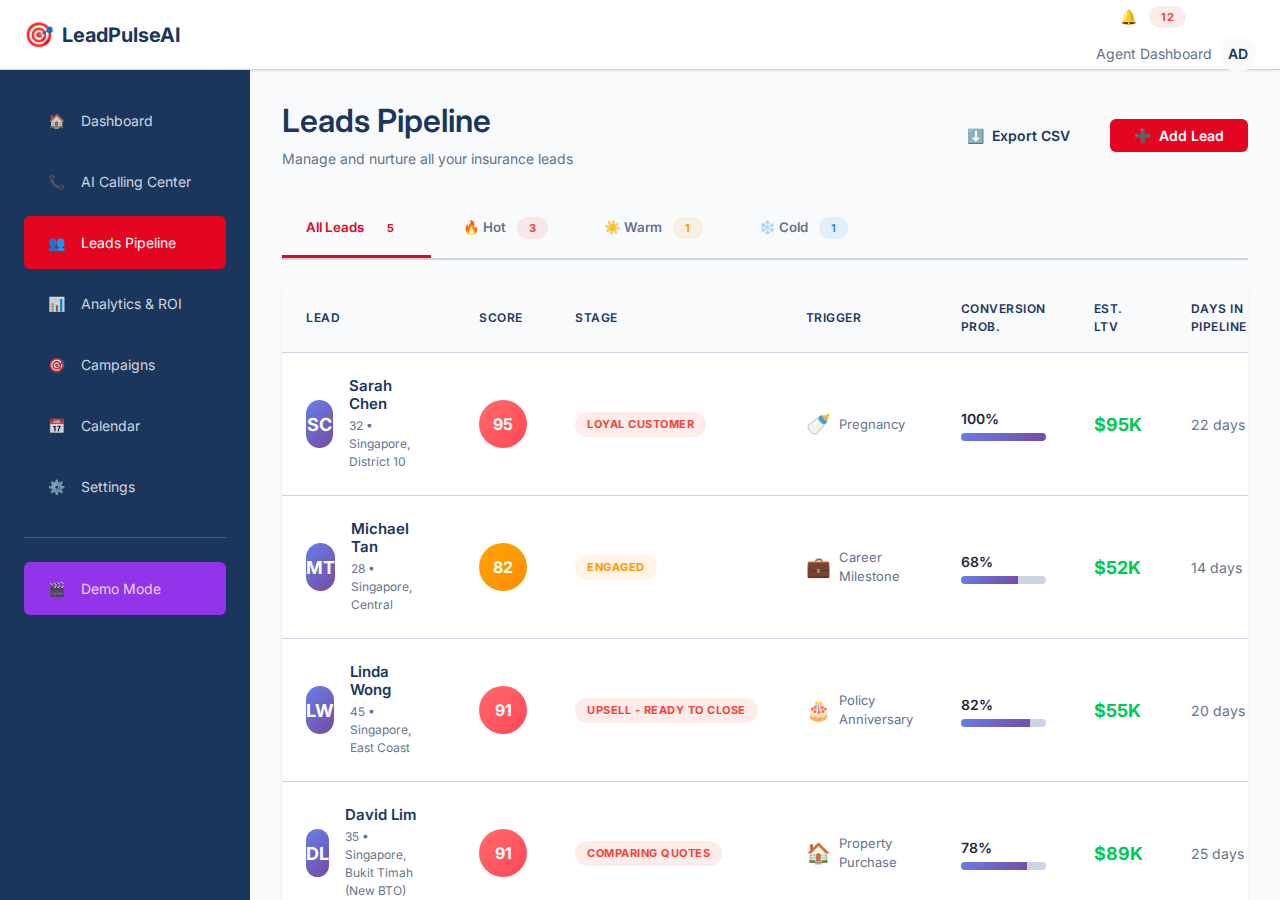
<file: leads-pipeline.html>
<!DOCTYPE html>
<html lang="en">
<head>
    <meta charset="UTF-8">
    <meta name="viewport" content="width=device-width, initial-scale=1.0">
    <title>Leads Pipeline - LeadPulseAI</title>
    <link rel="stylesheet" href="css/global.css">
    <link rel="stylesheet" href="css/components.css">
    <link rel="preconnect" href="https://fonts.googleapis.com">
    <link rel="preconnect" href="https://fonts.gstatic.com" crossorigin>
    <link href="https://fonts.googleapis.com/css2?family=Inter:wght@300;400;500;600;700;800&display=swap" rel="stylesheet">
    <style>
        .dashboard-layout {
            display: grid;
            grid-template-columns: 250px 1fr;
            grid-template-rows: 70px 1fr;
            height: 100vh;
            background: var(--background);
        }

        .top-nav {
            grid-column: 1 / -1;
            background: white;
            border-bottom: 1px solid var(--light);
            display: flex;
            align-items: center;
            justify-content: space-between;
            padding: 0 var(--space-lg);
            box-shadow: var(--shadow-sm);
        }

        .sidebar {
            background: var(--navy-blue);
            color: white;
            padding: var(--space-lg);
            overflow-y: auto;
        }

        .nav-item {
            display: flex;
            align-items: center;
            gap: var(--space-md);
            padding: var(--space-md) var(--space-lg);
            color: rgba(255, 255, 255, 0.8);
            text-decoration: none;
            border-radius: var(--radius-sm);
            transition: all var(--transition-fast);
            margin-bottom: var(--space-sm);
            font-size: 14px;
        }

        .nav-item:hover {
            background: rgba(255, 255, 255, 0.1);
            color: white;
            text-decoration: none;
        }

        .nav-item.active {
            background: var(--aia-red);
            color: white;
        }

        .nav-item.demo {
            background: var(--ai-purple);
            margin-top: var(--space-lg);
        }

        .main-content {
            padding: var(--space-xl);
            overflow-y: auto;
        }

        .pipeline-header {
            display: flex;
            justify-content: space-between;
            align-items: center;
            margin-bottom: var(--space-xl);
        }

        .filter-tabs {
            display: flex;
            gap: var(--space-sm);
            margin-bottom: var(--space-lg);
            border-bottom: 2px solid var(--light);
        }

        .filter-tab {
            padding: var(--space-md) var(--space-lg);
            background: none;
            border: none;
            border-bottom: 3px solid transparent;
            color: var(--medium);
            font-weight: 600;
            cursor: pointer;
            transition: all var(--transition-fast);
        }

        .filter-tab:hover {
            color: var(--navy-blue);
        }

        .filter-tab.active {
            color: var(--aia-red);
            border-bottom-color: var(--aia-red);
        }

        .leads-table {
            background: white;
            border-radius: var(--radius-md);
            box-shadow: var(--shadow-sm);
            overflow: hidden;
        }

        table {
            width: 100%;
            border-collapse: collapse;
        }

        thead {
            background: var(--background);
        }

        th {
            text-align: left;
            padding: var(--space-md) var(--space-lg);
            font-weight: 600;
            color: var(--navy-blue);
            font-size: 12px;
            text-transform: uppercase;
            letter-spacing: 0.5px;
        }

        td {
            padding: var(--space-lg);
            border-top: 1px solid var(--light);
        }

        tbody tr {
            transition: all var(--transition-fast);
            cursor: pointer;
        }

        tbody tr:hover {
            background: rgba(228, 5, 33, 0.02);
        }

        .lead-name-cell {
            display: flex;
            align-items: center;
            gap: var(--space-md);
        }

        .lead-avatar {
            width: 48px;
            height: 48px;
            border-radius: var(--radius-full);
            background: var(--gradient-primary);
            display: flex;
            align-items: center;
            justify-content: center;
            color: white;
            font-weight: 700;
            font-size: 18px;
        }

        .lead-info h4 {
            margin: 0;
            font-size: 15px;
            color: var(--navy-blue);
            font-weight: 600;
        }

        .lead-info p {
            margin: 4px 0 0 0;
            font-size: 12px;
            color: var(--medium);
        }

        .score-badge {
            display: inline-flex;
            align-items: center;
            justify-content: center;
            width: 48px;
            height: 48px;
            border-radius: var(--radius-full);
            font-weight: 700;
            font-size: 16px;
        }

        .score-hot {
            background: linear-gradient(135deg, #FF6B6B 0%, #FF4757 100%);
            color: white;
        }

        .score-warm {
            background: linear-gradient(135deg, #FFA500 0%, #FF8C00 100%);
            color: white;
        }

        .score-cold {
            background: linear-gradient(135deg, #87CEEB 0%, #4682B4 100%);
            color: white;
        }

        .progress-bar-container {
            width: 100%;
            height: 8px;
            background: var(--light);
            border-radius: var(--radius-full);
            overflow: hidden;
        }

        .progress-bar-fill {
            height: 100%;
            background: var(--gradient-primary);
            transition: width 0.3s ease;
        }

        .ltv-value {
            font-size: 18px;
            font-weight: 700;
            color: var(--success);
        }

        .days-value {
            font-size: 14px;
            color: var(--medium);
        }
    </style>
</head>
<body>
    <div class="dashboard-layout">
        <!-- Top Navigation -->
        <nav class="top-nav">
            <div class="logo">
                <span class="logo-icon">🎯</span>
                <span>LeadPulseAI</span>
            </div>
            <div class="nav-actions">
                <button class="btn btn-ghost">
                    <span>🔔</span>
                    <span class="badge badge-danger" style="margin-left: 4px;">12</span>
                </button>
                <div style="display: flex; align-items: center; gap: var(--space-sm);">
                    <span style="font-size: 14px; color: var(--medium);">Agent Dashboard</span>
                    <div class="avatar" style="width: 36px; height: 36px; font-size: 14px;">AD</div>
                </div>
            </div>
        </nav>

        <!-- Sidebar -->
        <aside class="sidebar">
            <nav>
                <a href="dashboard.html" class="nav-item">
                    <span>🏠</span>
                    <span>Dashboard</span>
                </a>
                <a href="calling.html" class="nav-item">
                    <span>📞</span>
                    <span>AI Calling Center</span>
                </a>
                <a href="leads-pipeline.html" class="nav-item active">
                    <span>👥</span>
                    <span>Leads Pipeline</span>
                </a>
                <a href="analytics.html" class="nav-item">
                    <span>📊</span>
                    <span>Analytics & ROI</span>
                </a>
                <a href="campaigns.html" class="nav-item">
                    <span>🎯</span>
                    <span>Campaigns</span>
                </a>
                <a href="#" class="nav-item">
                    <span>📅</span>
                    <span>Calendar</span>
                </a>
                <a href="#" class="nav-item">
                    <span>⚙️</span>
                    <span>Settings</span>
                </a>
                <div style="margin: var(--space-lg) 0; height: 1px; background: rgba(255,255,255,0.2);"></div>
                <a href="demo-mode.html" class="nav-item demo">
                    <span>🎬</span>
                    <span>Demo Mode</span>
                </a>
            </nav>
        </aside>

        <!-- Main Content -->
        <main class="main-content">
            <div class="pipeline-header">
                <div>
                    <h1 style="font-size: 32px; margin: 0 0 8px 0; color: var(--navy-blue);">Leads Pipeline</h1>
                    <p style="color: var(--medium); margin: 0;">Manage and nurture all your insurance leads</p>
                </div>
                <div style="display: flex; gap: var(--space-md);">
                    <button class="btn btn-ghost">
                        <span>⬇️</span>
                        <span>Export CSV</span>
                    </button>
                    <button class="btn btn-primary">
                        <span>➕</span>
                        <span>Add Lead</span>
                    </button>
                </div>
            </div>

            <!-- Filter Tabs -->
            <div class="filter-tabs">
                <button class="filter-tab active" onclick="filterLeads('all')">
                    All Leads <span class="badge badge-medium" style="margin-left: 8px;">5</span>
                </button>
                <button class="filter-tab" onclick="filterLeads('hot')">
                    🔥 Hot <span class="badge badge-danger" style="margin-left: 8px;">3</span>
                </button>
                <button class="filter-tab" onclick="filterLeads('warm')">
                    ☀️ Warm <span class="badge badge-warning" style="margin-left: 8px;">1</span>
                </button>
                <button class="filter-tab" onclick="filterLeads('cold')">
                    ❄️ Cold <span class="badge badge-info" style="margin-left: 8px;">1</span>
                </button>
            </div>

            <!-- Leads Table -->
            <div class="leads-table">
                <table>
                    <thead>
                        <tr>
                            <th>Lead</th>
                            <th>Score</th>
                            <th>Stage</th>
                            <th>Trigger</th>
                            <th>Conversion Prob.</th>
                            <th>Est. LTV</th>
                            <th>Days in Pipeline</th>
                            <th>Actions</th>
                        </tr>
                    </thead>
                    <tbody id="leadsTableBody">
                        <!-- Populated by JavaScript -->
                    </tbody>
                </table>
            </div>
        </main>
    </div>

    <script src="js/data.js"></script>
    <script>
        // Combine all leads
        const allLeads = [
            {
                ...sarahChen,
                temperature: 'hot',
                triggerIcon: '🍼',
                triggerLabel: 'Pregnancy'
            },
            {
                ...michaelTan,
                temperature: 'warm',
                triggerIcon: '💼',
                triggerLabel: 'Career Milestone'
            },
            {
                ...lindaWong,
                temperature: 'hot',
                triggerIcon: '🎂',
                triggerLabel: 'Policy Anniversary'
            },
            {
                ...davidLim,
                temperature: 'hot',
                triggerIcon: '🏠',
                triggerLabel: 'Property Purchase'
            },
            {
                ...amandaNg,
                temperature: 'hot',
                triggerIcon: '🚀',
                triggerLabel: 'Career Change'
            }
        ];

        let currentFilter = 'all';

        function renderLeads(filter = 'all') {
            const tbody = document.getElementById('leadsTableBody');
            tbody.innerHTML = '';

            const filtered = filter === 'all'
                ? allLeads
                : allLeads.filter(lead => lead.temperature === filter);

            filtered.forEach(lead => {
                const row = document.createElement('tr');
                row.onclick = () => location.href = `lead-profile.html?id=${lead.id}`;

                const scoreClass = lead.leadScore >= 85 ? 'score-hot' :
                                 lead.leadScore >= 70 ? 'score-warm' : 'score-cold';

                const tempBadge = lead.temperature === 'hot' ? 'badge-danger' :
                                 lead.temperature === 'warm' ? 'badge-warning' : 'badge-info';

                row.innerHTML = `
                    <td>
                        <div class="lead-name-cell">
                            <div class="lead-avatar">${lead.firstName.charAt(0)}${lead.lastName.charAt(0)}</div>
                            <div class="lead-info">
                                <h4>${lead.firstName} ${lead.lastName}</h4>
                                <p>${lead.age} • ${lead.location}</p>
                            </div>
                        </div>
                    </td>
                    <td>
                        <div class="score-badge ${scoreClass}">
                            ${lead.leadScore}
                        </div>
                    </td>
                    <td>
                        <span class="badge ${tempBadge}">${lead.stage}</span>
                    </td>
                    <td>
                        <div style="display: flex; align-items: center; gap: 8px;">
                            <span style="font-size: 20px;">${lead.triggerIcon}</span>
                            <span style="font-size: 13px; color: var(--medium);">${lead.triggerLabel}</span>
                        </div>
                    </td>
                    <td>
                        <div>
                            <div style="font-weight: 600; margin-bottom: 4px;">${lead.conversionProbability}%</div>
                            <div class="progress-bar-container">
                                <div class="progress-bar-fill" style="width: ${lead.conversionProbability}%;"></div>
                            </div>
                        </div>
                    </td>
                    <td>
                        <div class="ltv-value">$${(lead.estimatedLTV / 1000).toFixed(0)}K</div>
                    </td>
                    <td>
                        <div class="days-value">${lead.daysInPipeline} days</div>
                    </td>
                    <td>
                        <button class="btn btn-sm btn-primary" onclick="event.stopPropagation(); location.href='lead-profile.html?id=${lead.id}'">
                            👁️ View
                        </button>
                    </td>
                `;

                tbody.appendChild(row);
            });
        }

        function filterLeads(filter) {
            currentFilter = filter;

            // Update active tab
            document.querySelectorAll('.filter-tab').forEach(tab => {
                tab.classList.remove('active');
            });
            event.target.classList.add('active');

            renderLeads(filter);
        }

        // Initialize
        window.addEventListener('load', () => {
            renderLeads('all');
        });
    </script>
</body>
</html>
</file>
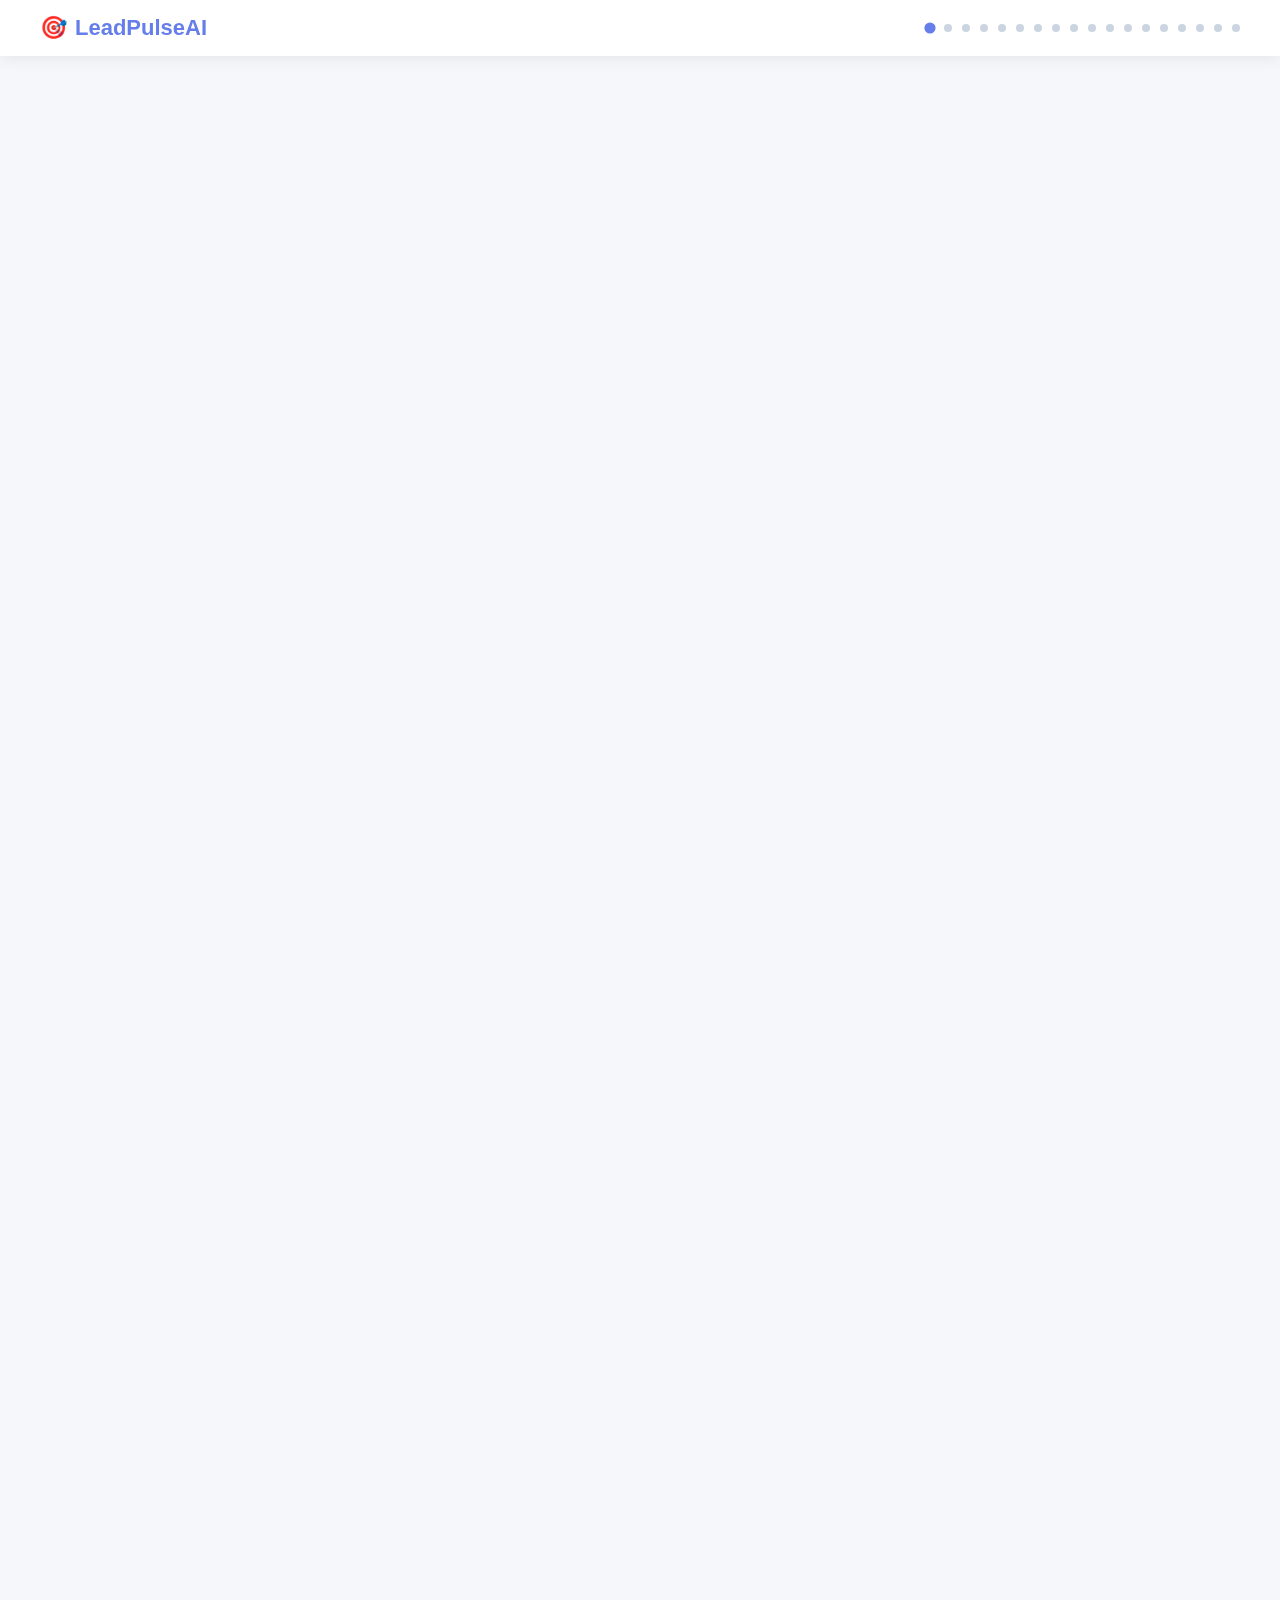
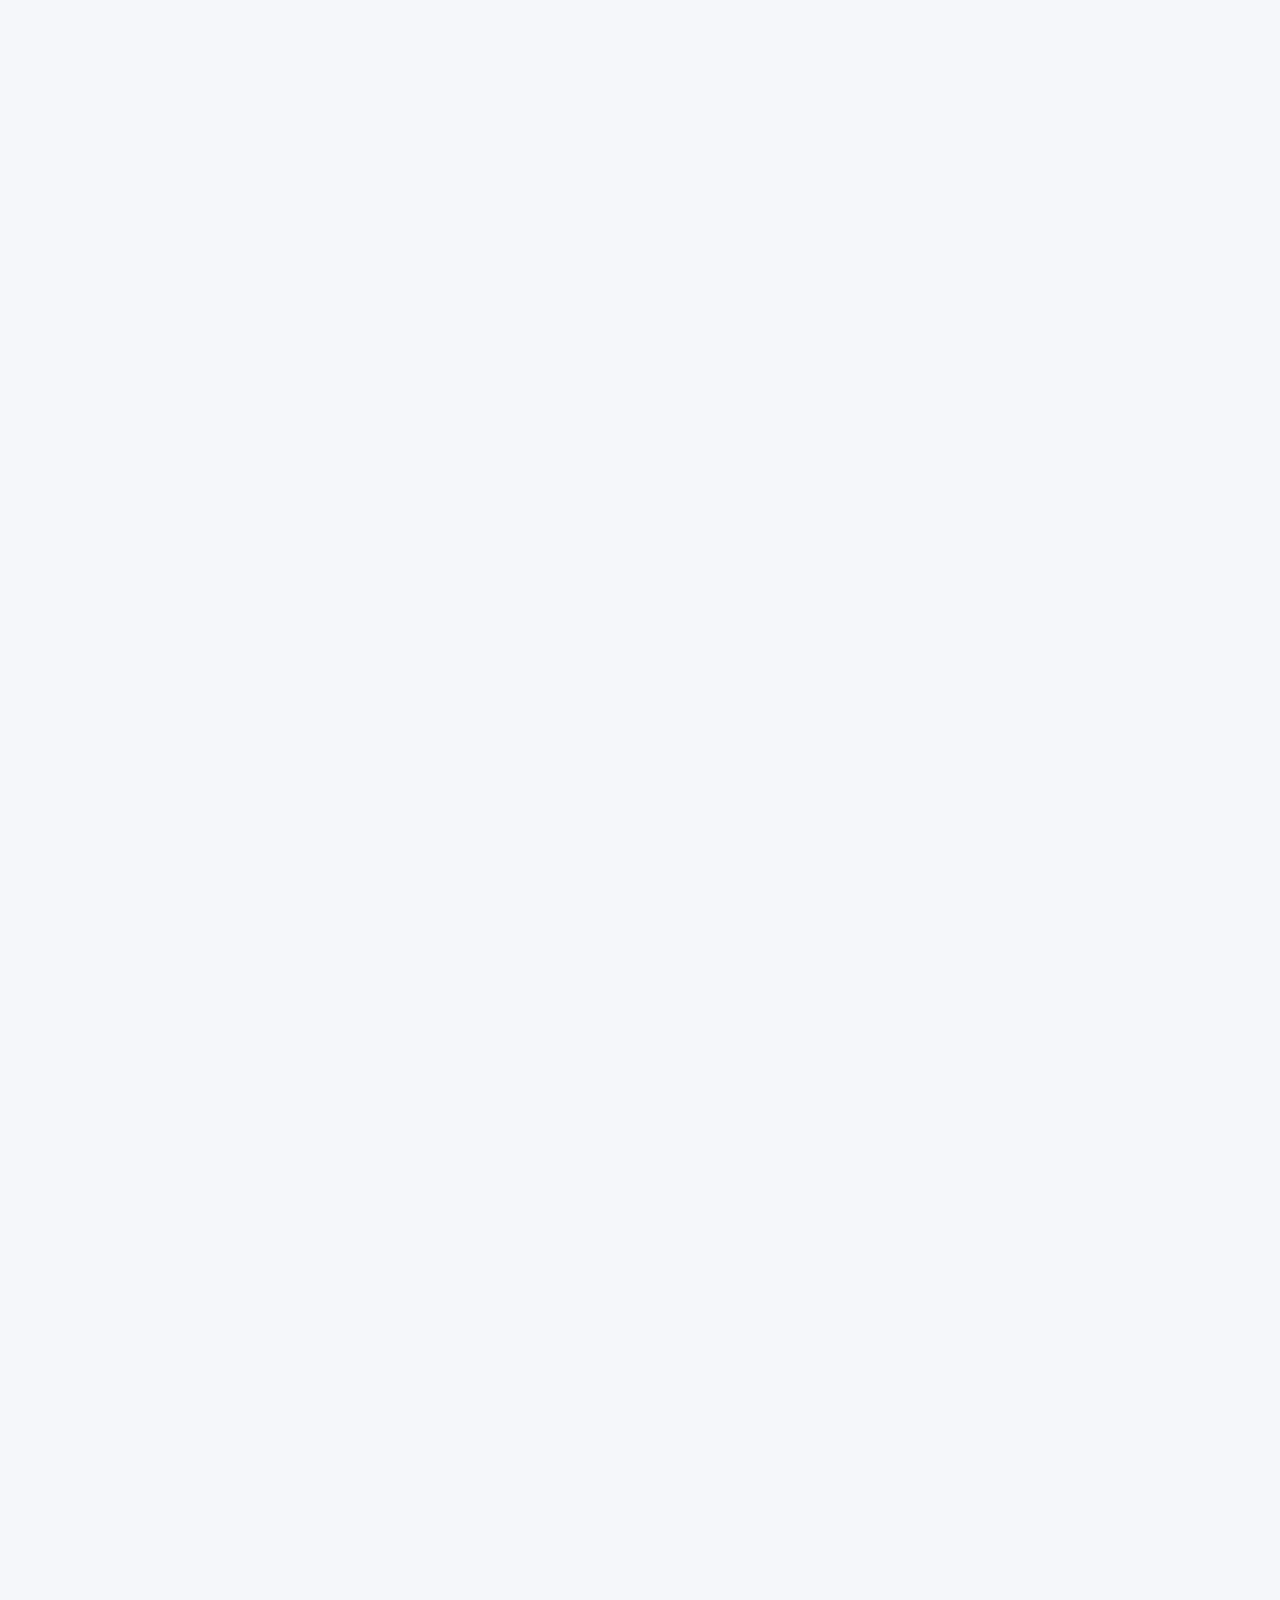
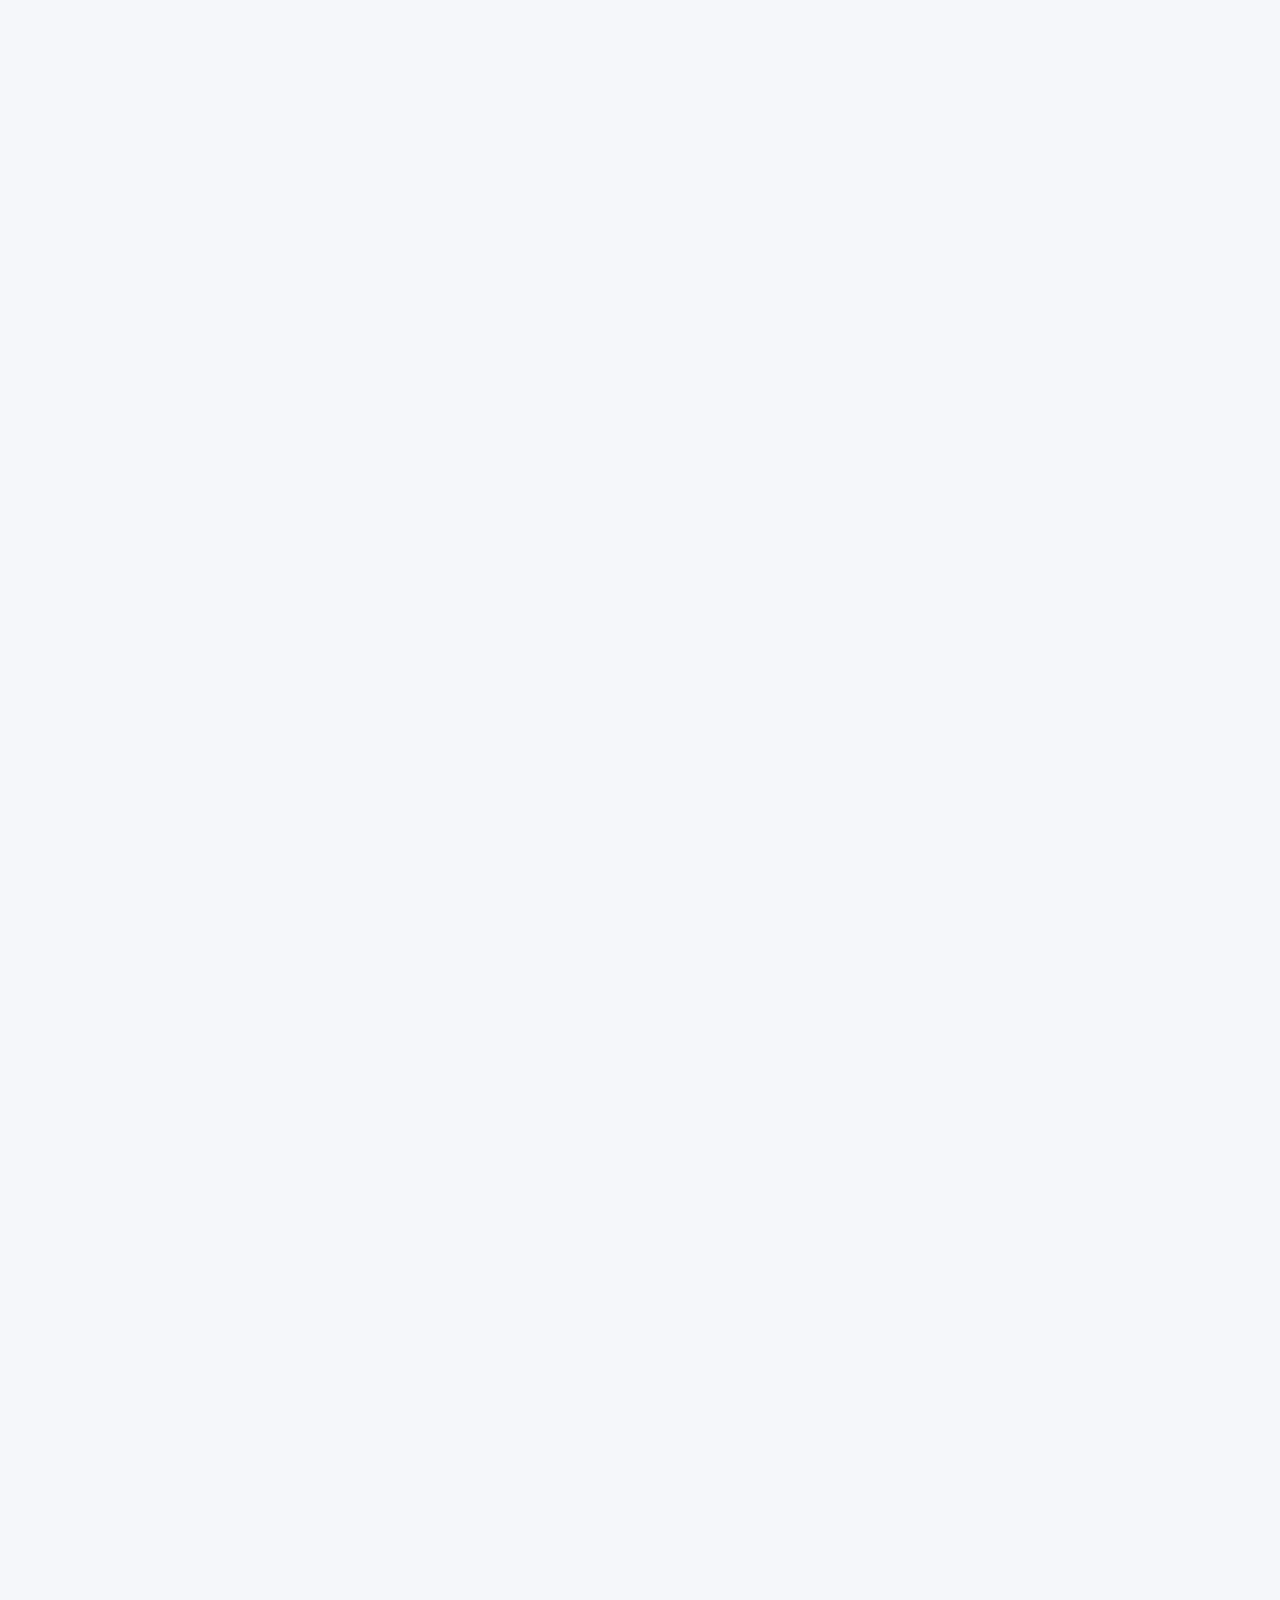
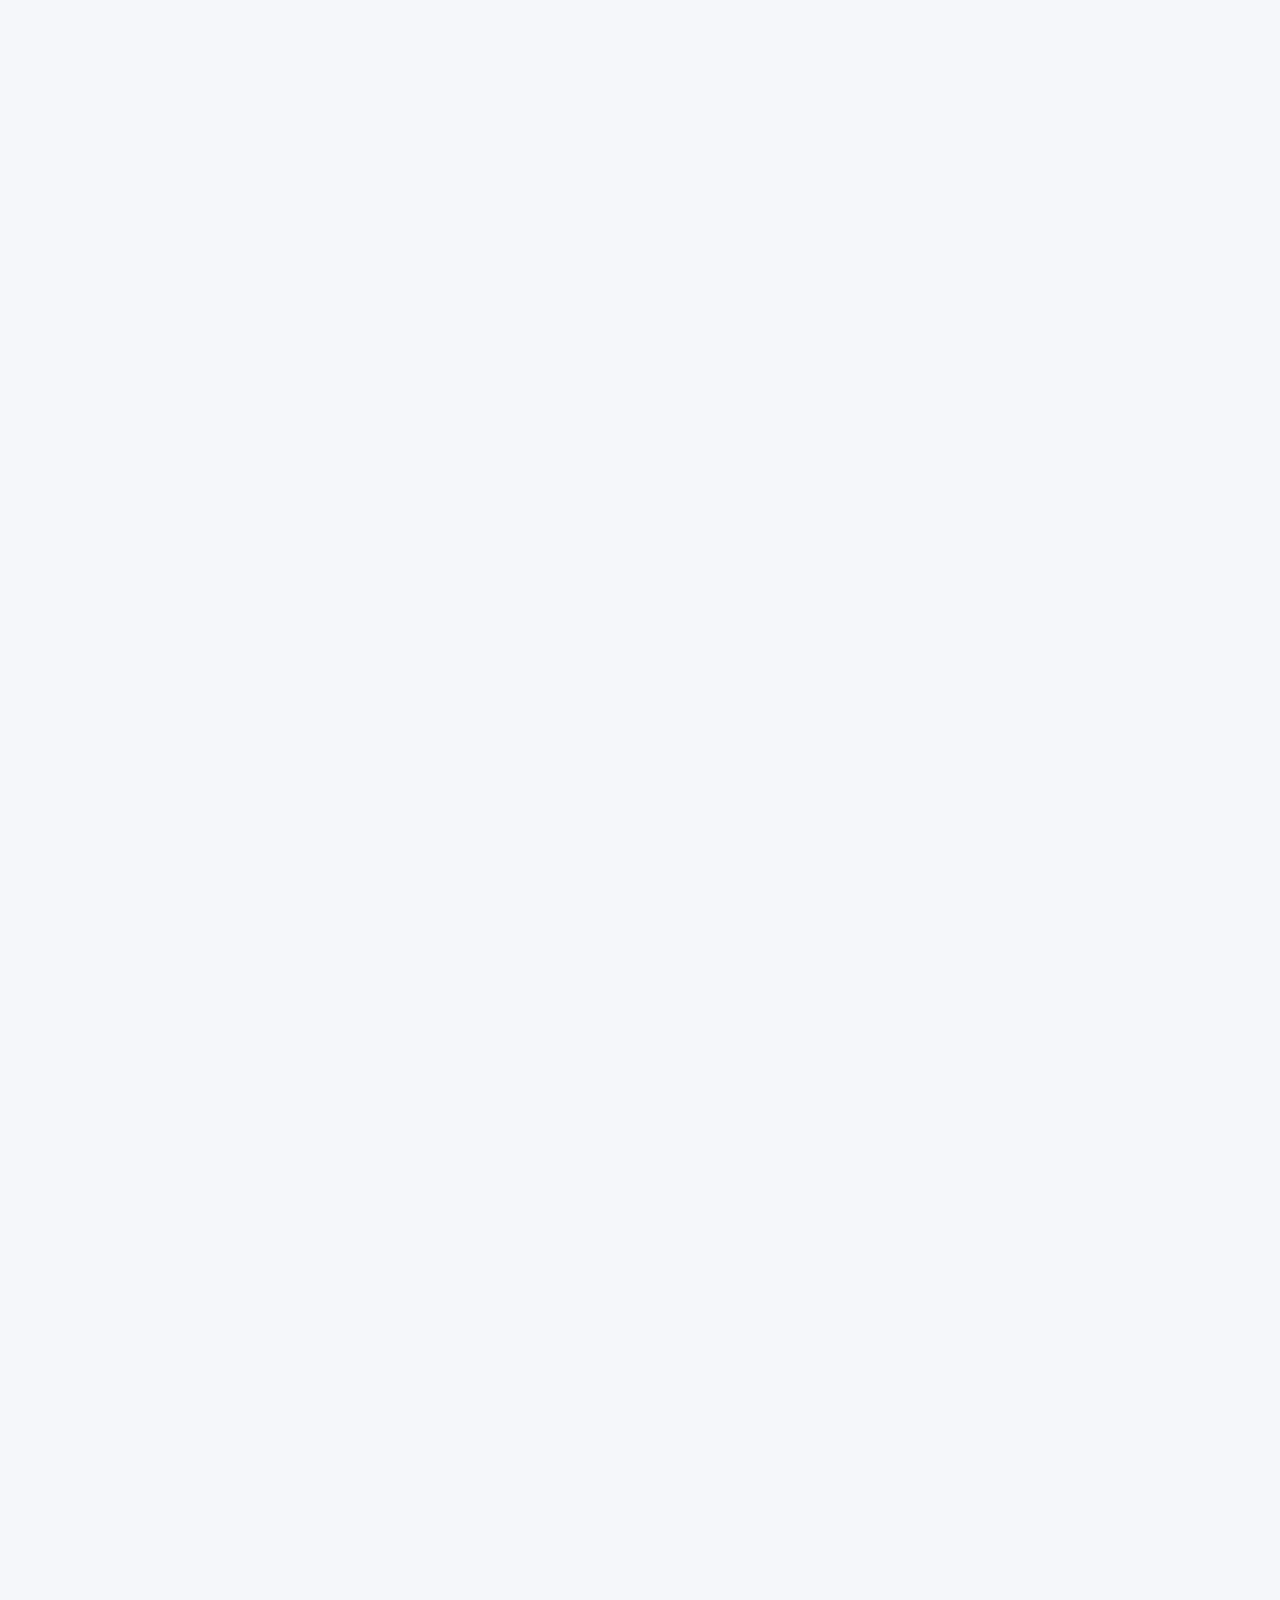
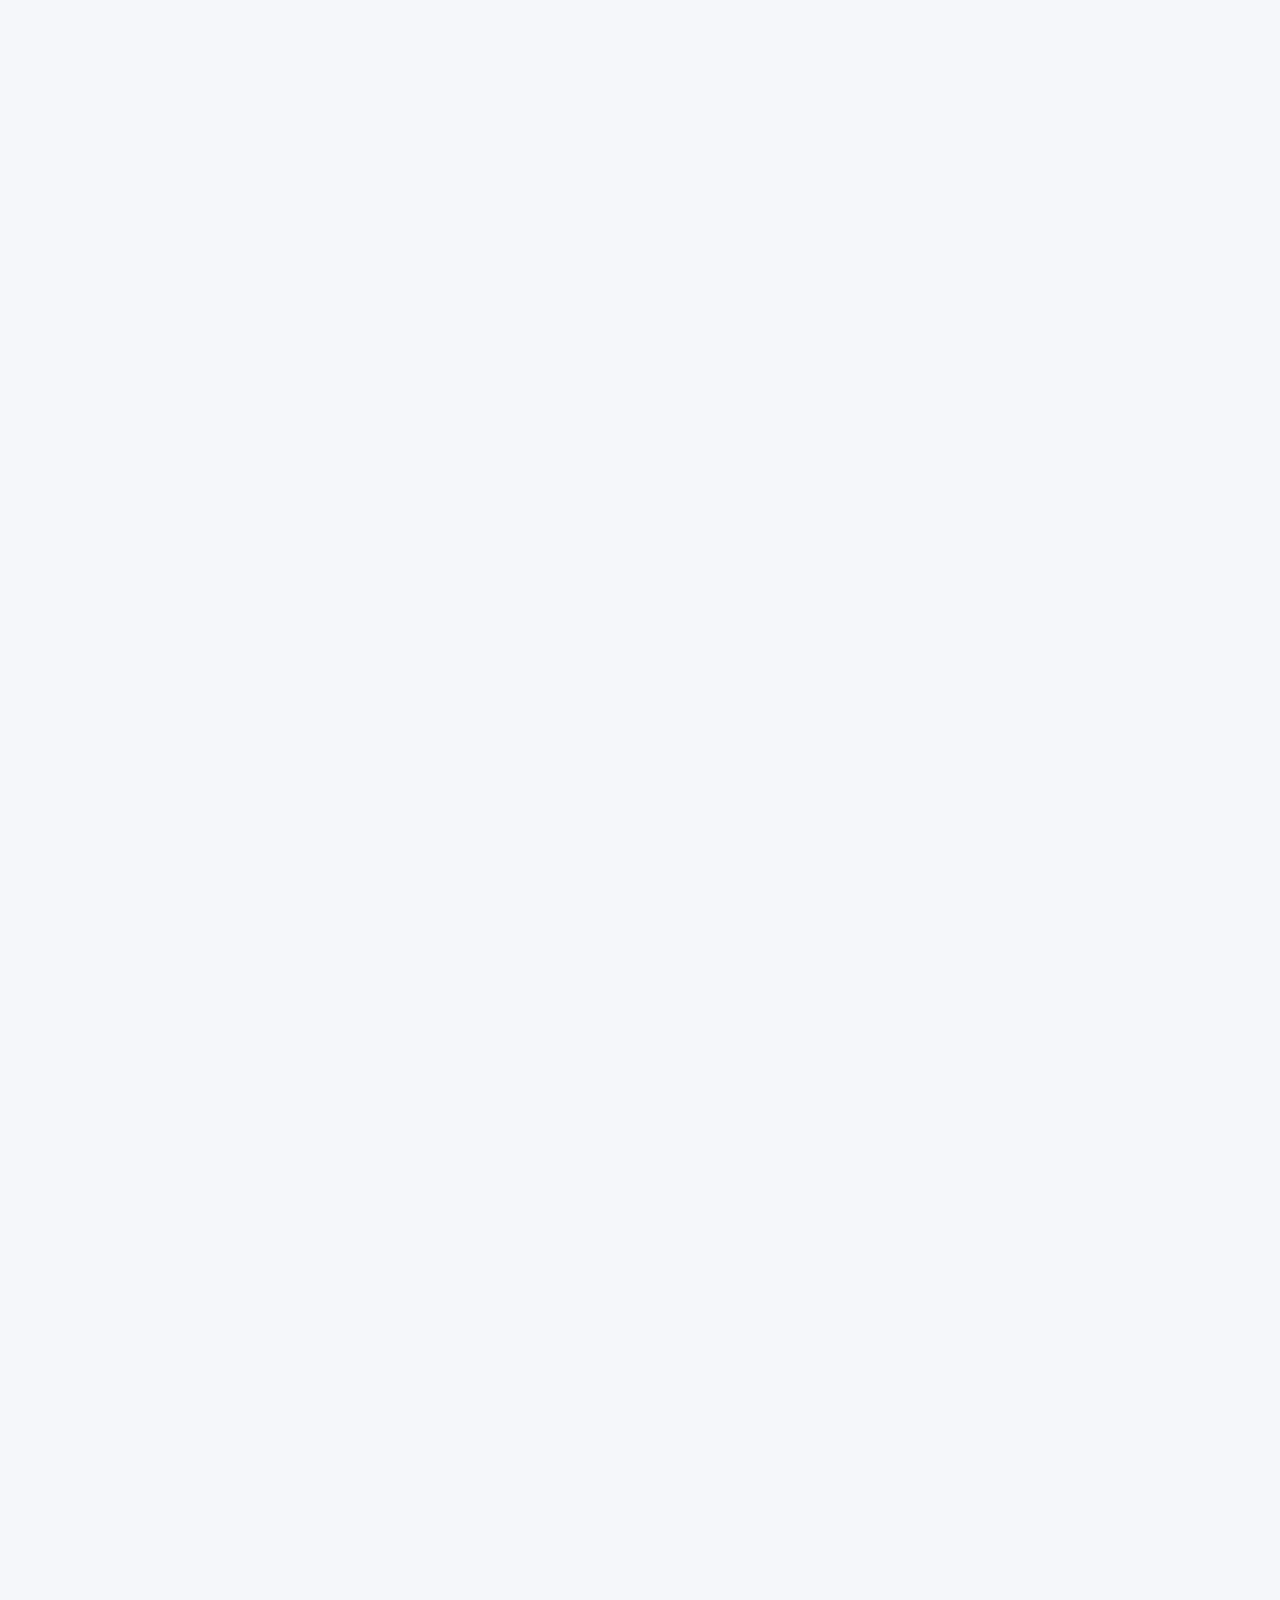
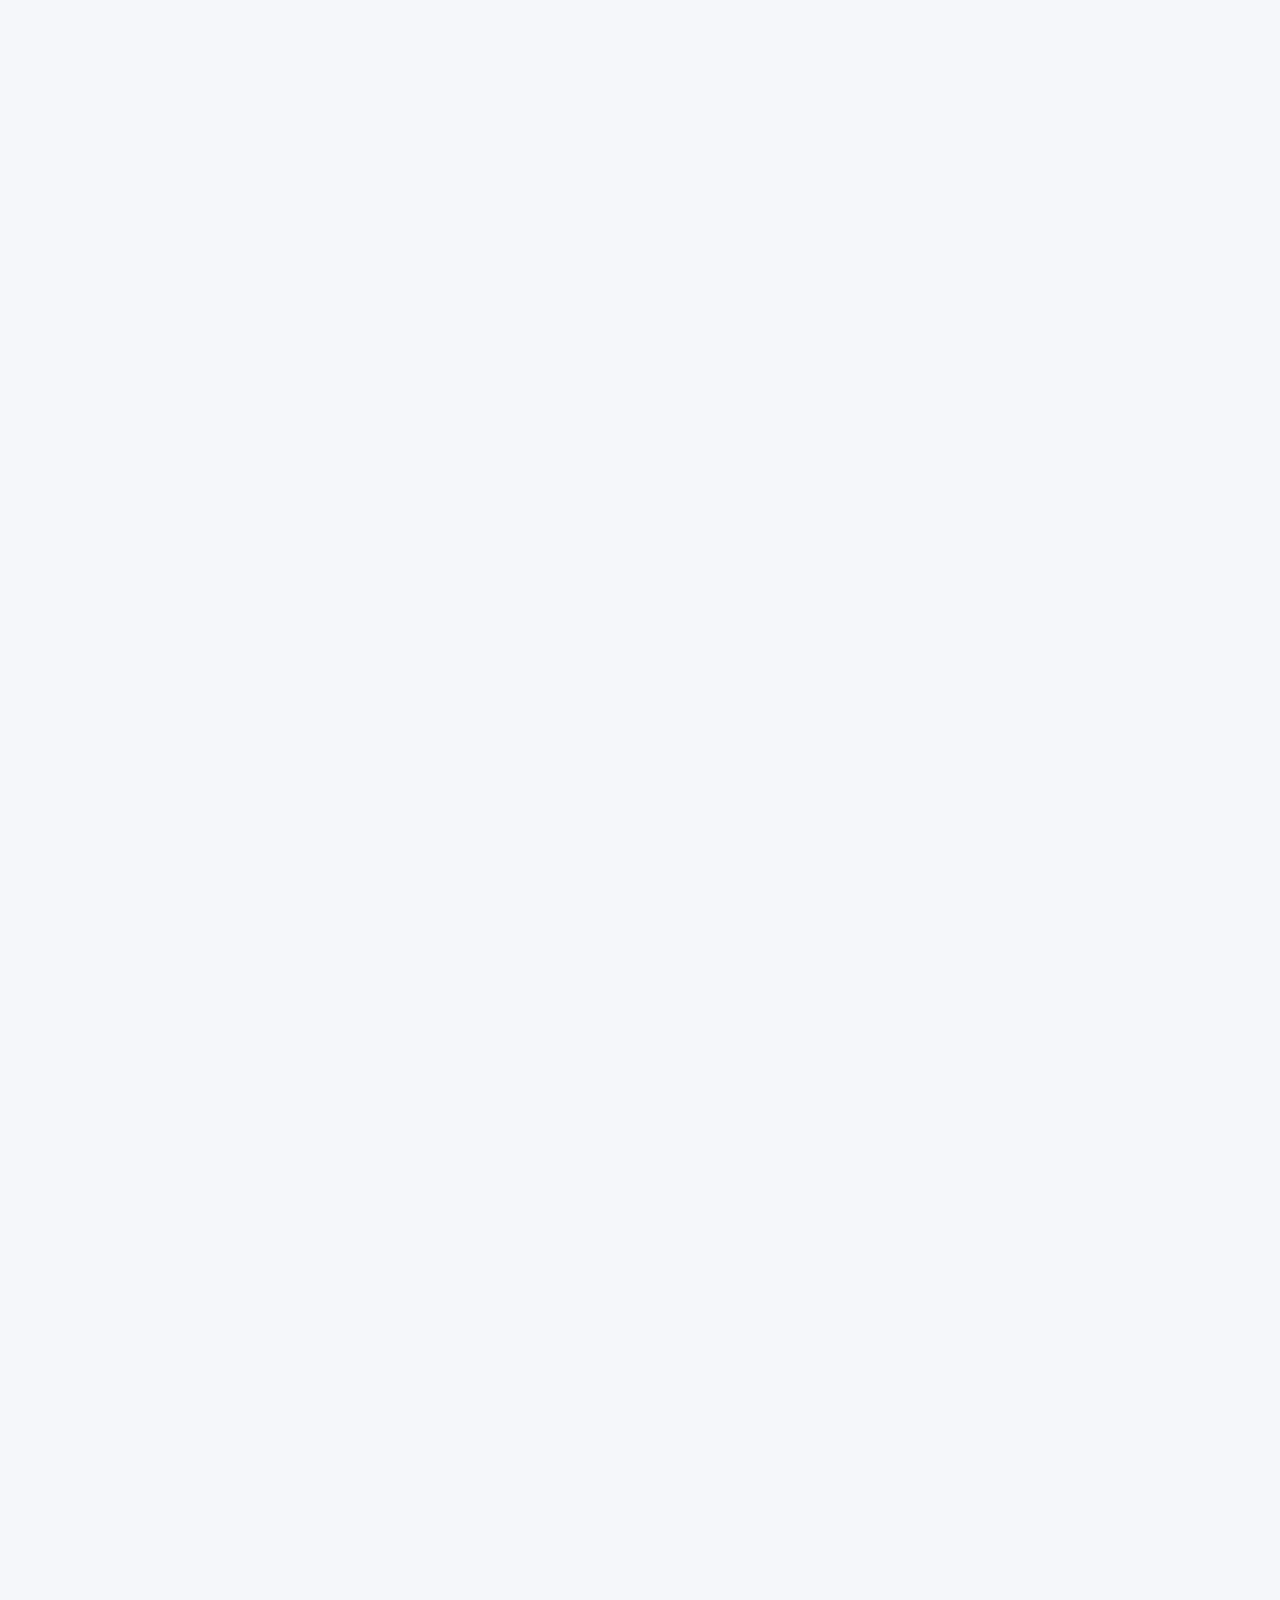
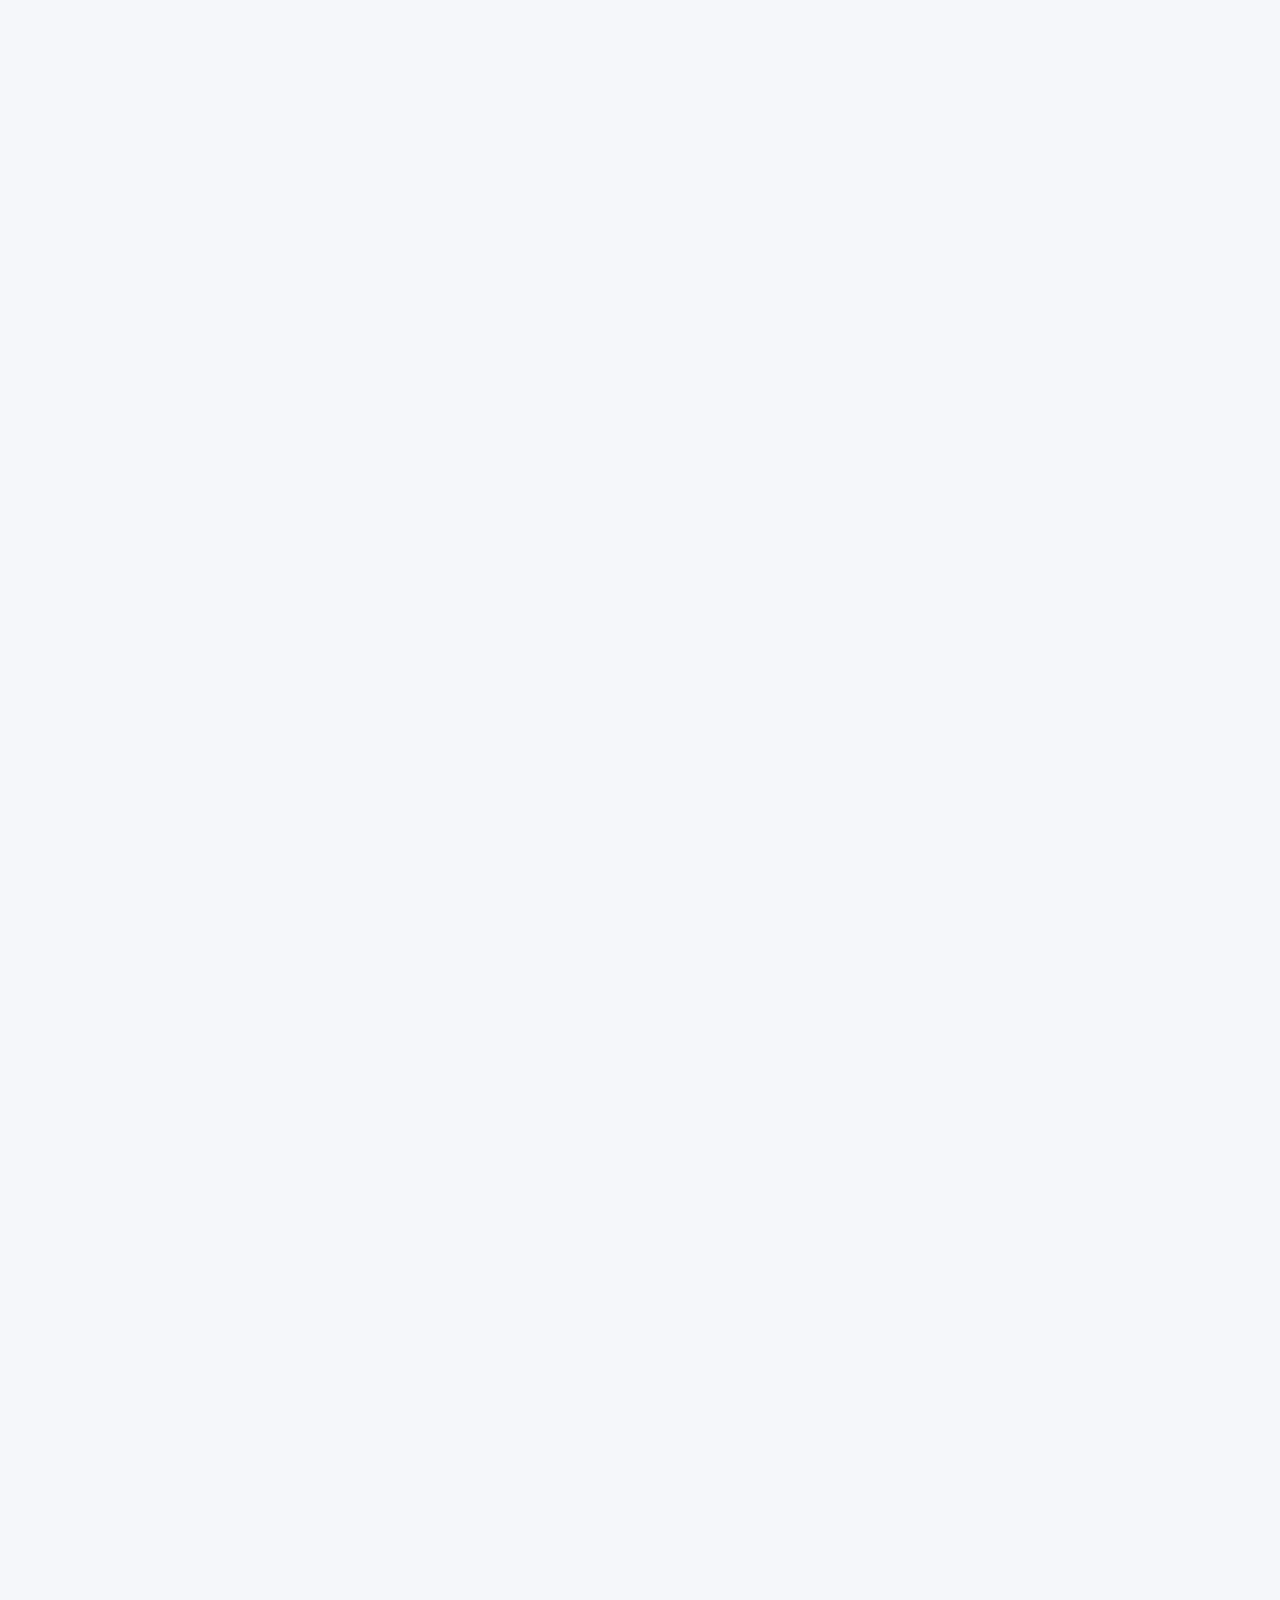
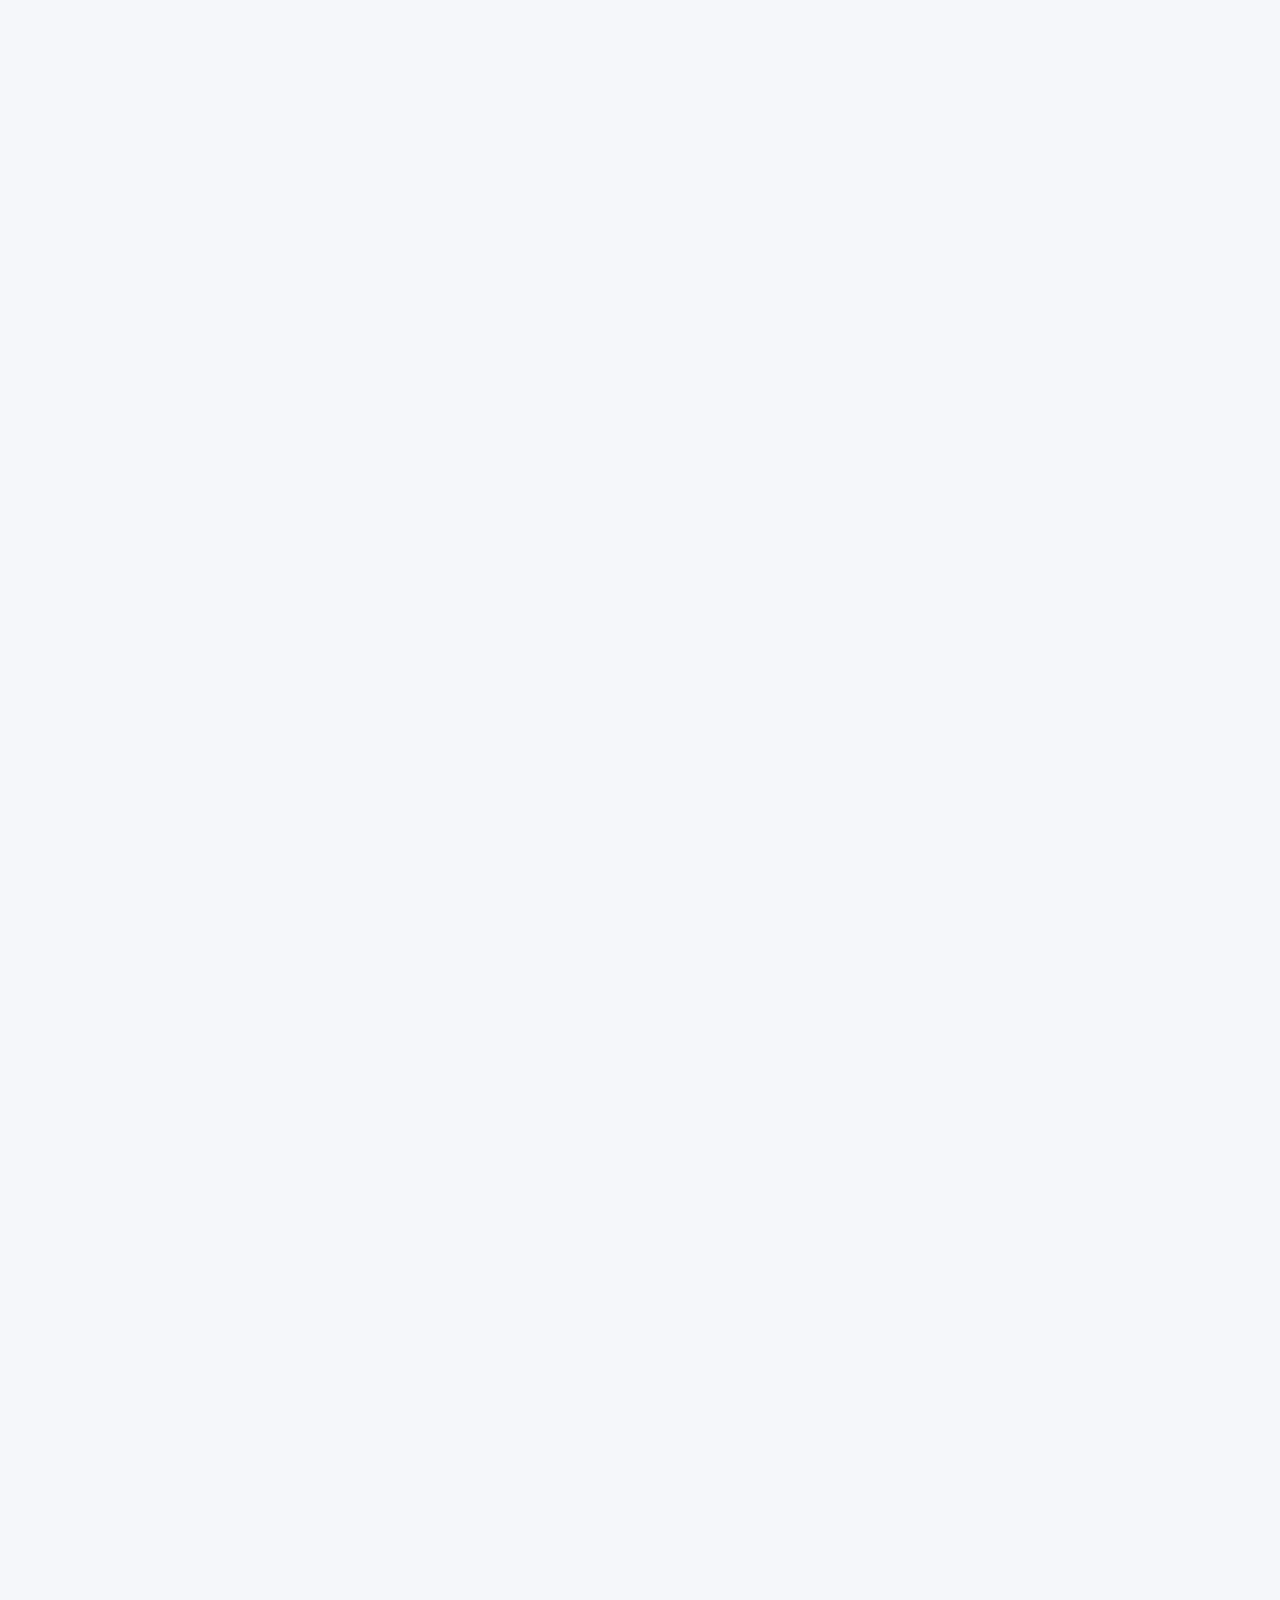
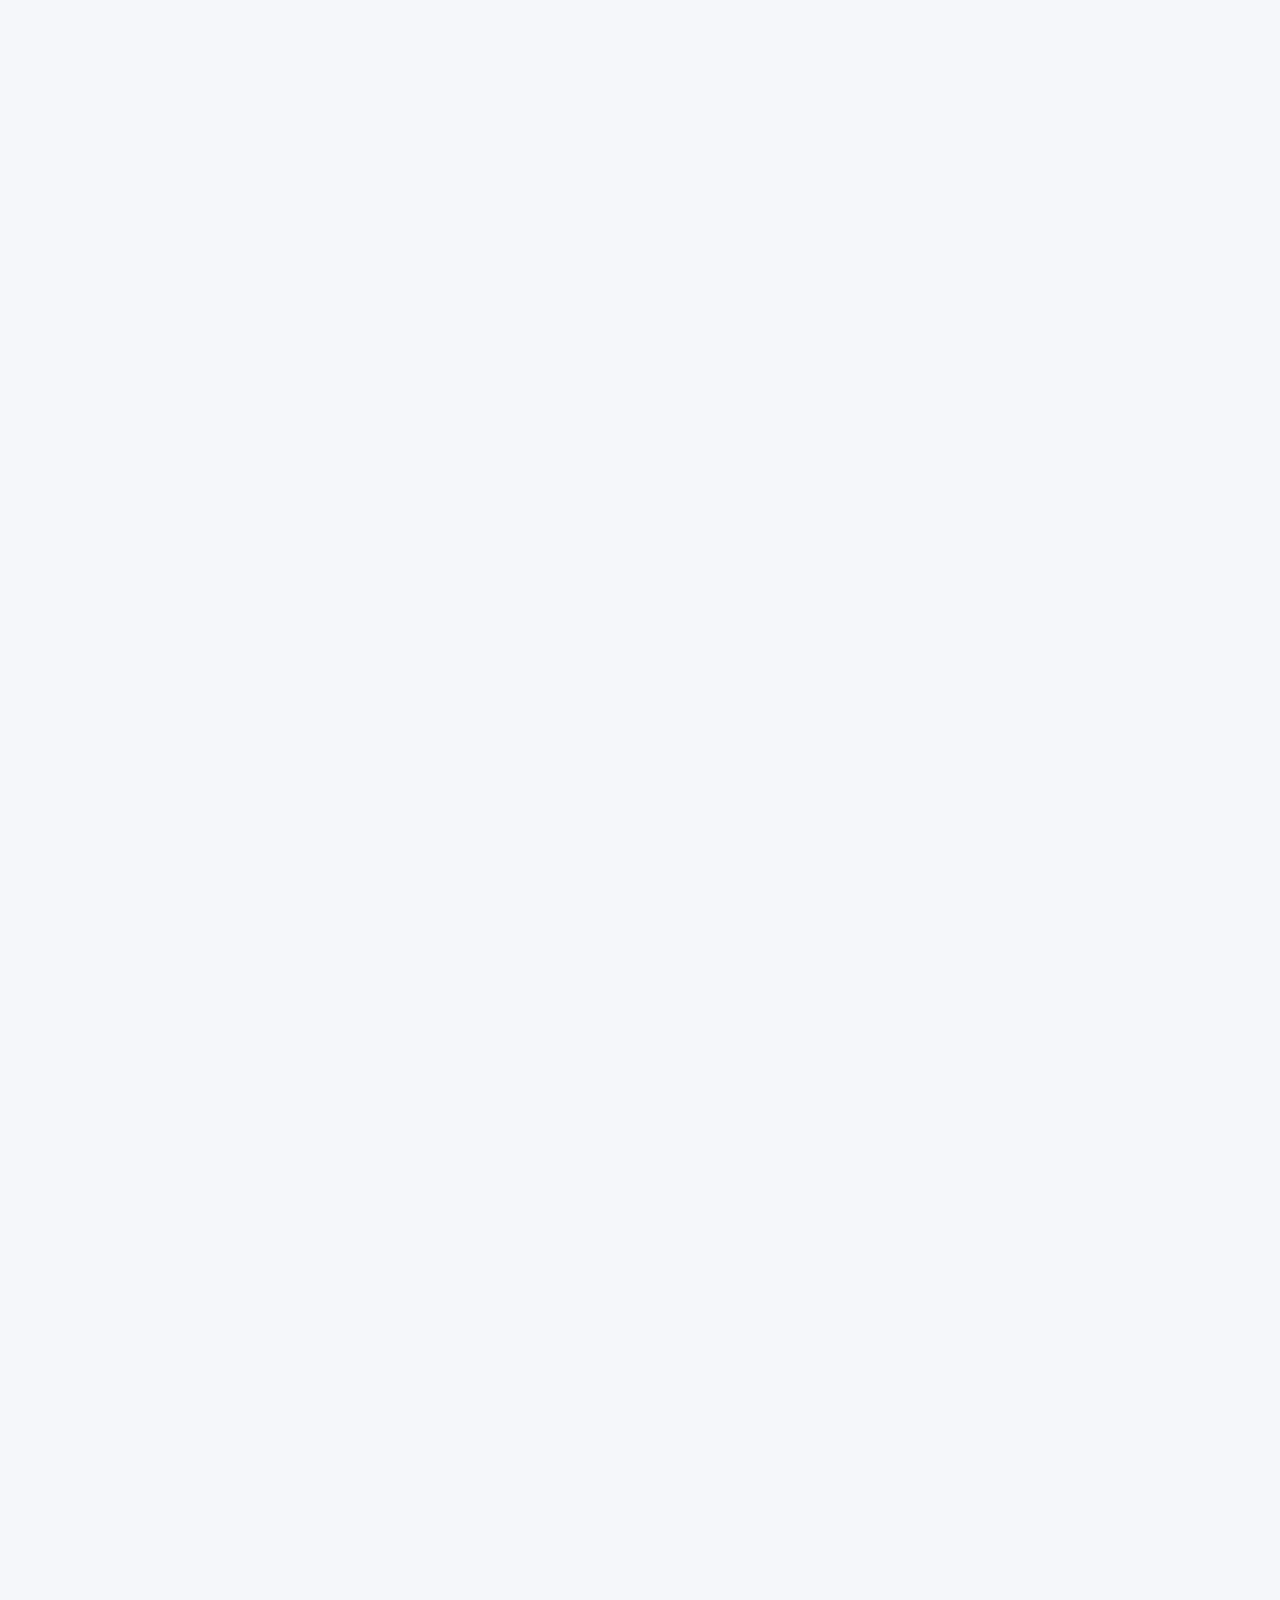
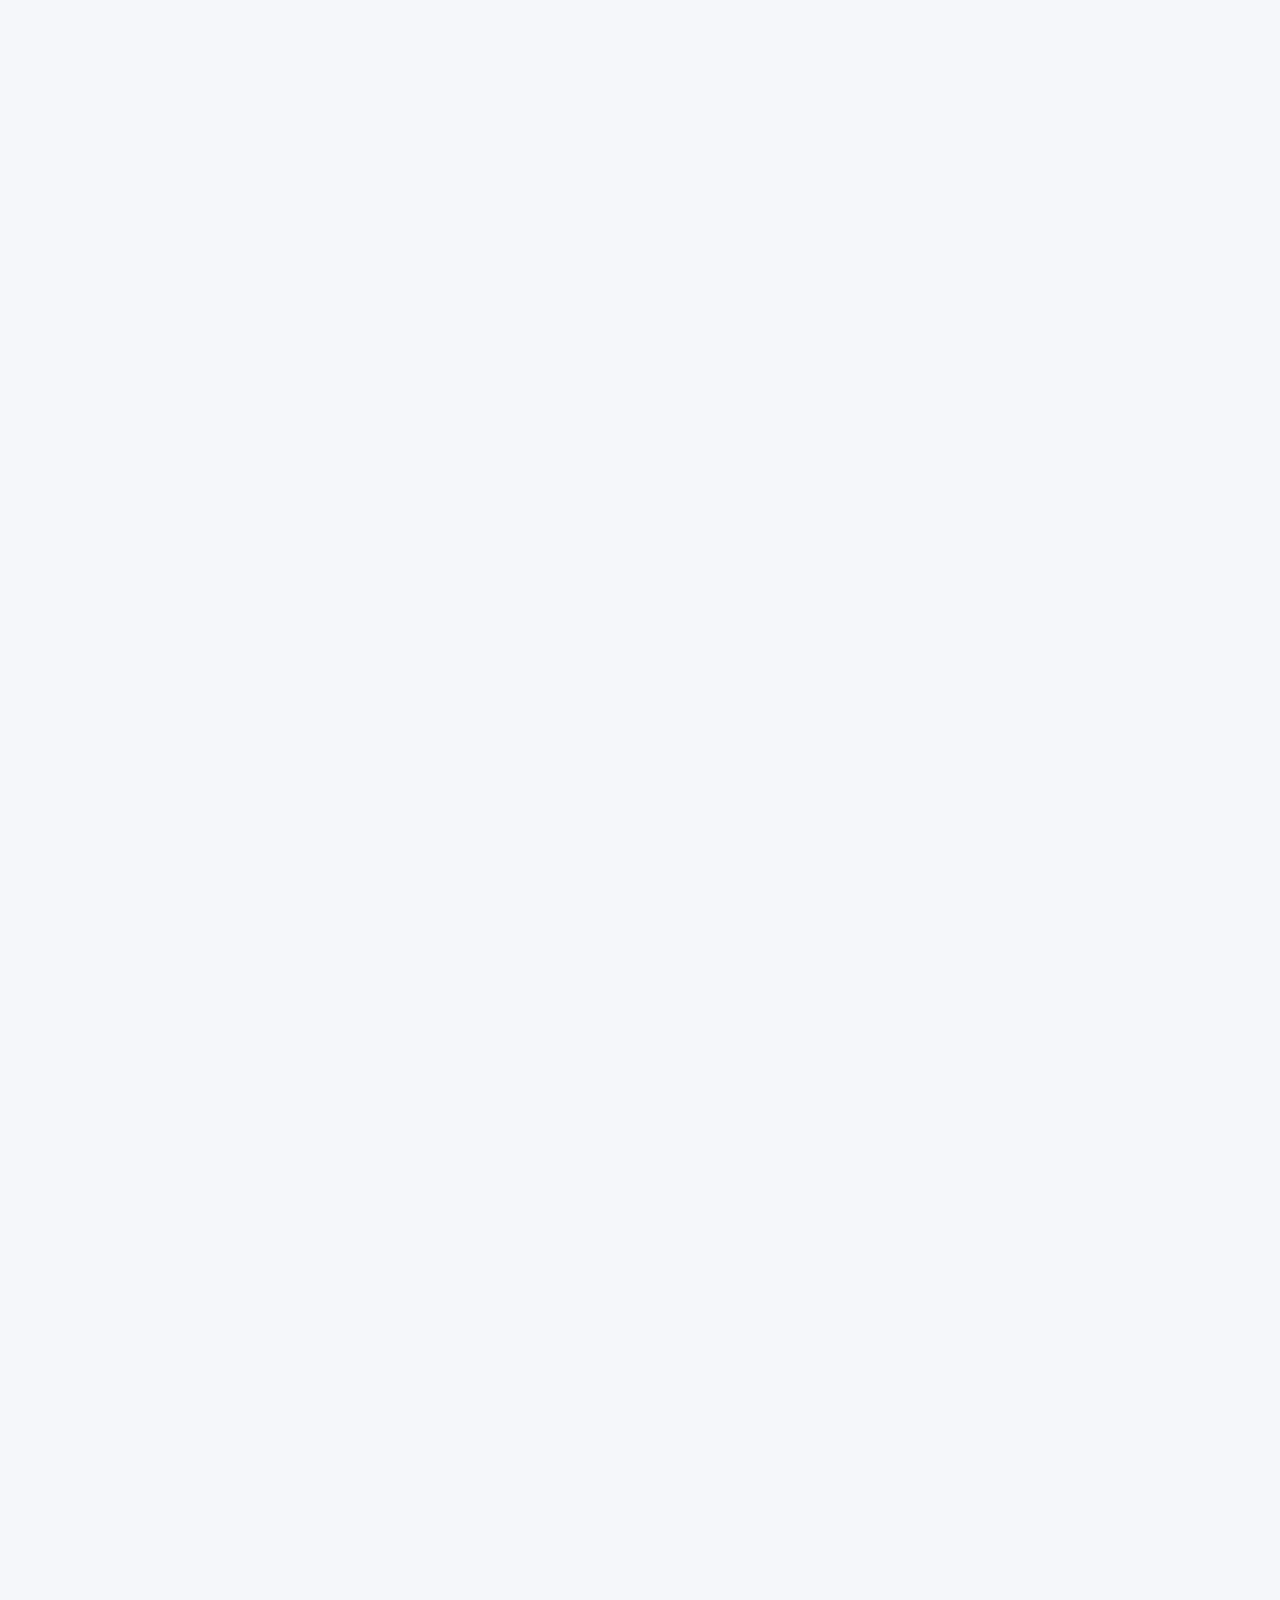
<file: presentation-journey.html>
<!DOCTYPE html>
<html lang="en">
<head>
    <meta charset="UTF-8">
    <meta name="viewport" content="width=device-width, initial-scale=1.0">
    <title>LeadPulseAI - Product Journey</title>
    <style>
        * {
            margin: 0;
            padding: 0;
            box-sizing: border-box;
        }

        body {
            font-family: 'Segoe UI', Tahoma, Geneva, Verdana, sans-serif;
            overflow-x: hidden;
            scroll-behavior: smooth;
            background: #f5f7fa;
            color: #1e293b;
        }

        /* Navigation */
        .nav {
            position: fixed;
            top: 0;
            left: 0;
            right: 0;
            background: rgba(255, 255, 255, 0.98);
            backdrop-filter: blur(10px);
            box-shadow: 0 2px 15px rgba(0, 0, 0, 0.08);
            z-index: 1000;
            padding: 15px 40px;
        }

        .nav-container {
            max-width: 1400px;
            margin: 0 auto;
            display: flex;
            justify-content: space-between;
            align-items: center;
        }

        .nav-logo {
            font-size: 22px;
            font-weight: 700;
            color: #667eea;
            display: flex;
            align-items: center;
            gap: 8px;
        }

        .nav-dots {
            display: flex;
            gap: 10px;
        }

        .nav-dot {
            width: 8px;
            height: 8px;
            border-radius: 50%;
            background: #cbd5e1;
            cursor: pointer;
            transition: all 0.3s;
        }

        .nav-dot.active {
            background: #667eea;
            transform: scale(1.4);
        }

        /* Slides */
        .slide {
            min-height: 100vh;
            display: flex;
            align-items: center;
            justify-content: center;
            padding: 100px 40px 60px;
            opacity: 0;
            animation: fadeIn 0.8s ease-out forwards;
        }

        @keyframes fadeIn {
            to {
                opacity: 1;
                transform: translateY(0);
            }
            from {
                opacity: 0;
                transform: translateY(20px);
            }
        }

        .slide-content {
            max-width: 1300px;
            width: 100%;
        }

        /* Backgrounds */
        .bg-gradient { background: linear-gradient(135deg, #667eea 0%, #764ba2 100%); color: white; }
        .bg-white { background: white; }
        .bg-light { background: #f8f9fa; }

        /* Typography */
        h1 {
            font-size: 64px;
            margin-bottom: 20px;
            font-weight: 700;
        }

        h2 {
            font-size: 42px;
            margin-bottom: 30px;
            font-weight: 700;
        }

        h3 {
            font-size: 28px;
            margin-bottom: 15px;
            font-weight: 600;
        }

        .subtitle {
            font-size: 24px;
            margin-bottom: 40px;
            opacity: 0.9;
        }

        .section-label {
            font-size: 14px;
            font-weight: 600;
            text-transform: uppercase;
            letter-spacing: 1px;
            color: #667eea;
            margin-bottom: 20px;
        }

        /* Title Slide */
        .title-content {
            text-align: center;
            max-width: 900px;
            margin: 0 auto;
        }

        .title-content h1 {
            text-shadow: 0 2px 20px rgba(0, 0, 0, 0.2);
        }

        .title-content .tagline {
            font-size: 20px;
            line-height: 1.6;
            opacity: 0.95;
            max-width: 700px;
            margin: 0 auto;
        }

        /* Journey Steps */
        .journey-steps {
            display: grid;
            grid-template-columns: repeat(3, 1fr);
            gap: 30px;
            margin-top: 50px;
        }

        .journey-step {
            text-align: center;
        }

        .step-number {
            width: 60px;
            height: 60px;
            background: rgba(255, 255, 255, 0.2);
            border-radius: 50%;
            display: flex;
            align-items: center;
            justify-content: center;
            font-size: 28px;
            font-weight: 700;
            margin: 0 auto 20px;
        }

        .step-title {
            font-size: 18px;
            font-weight: 600;
            margin-bottom: 10px;
        }

        .step-description {
            font-size: 15px;
            opacity: 0.9;
            line-height: 1.5;
        }

        /* Screenshot Container */
        .screenshot-container {
            background: white;
            padding: 50px;
            border-radius: 20px;
            box-shadow: 0 20px 60px rgba(0, 0, 0, 0.12);
        }

        .screenshot-header {
            text-align: center;
            margin-bottom: 40px;
        }

        .screenshot-header .label {
            color: #667eea;
            font-size: 14px;
            font-weight: 600;
            text-transform: uppercase;
            letter-spacing: 1px;
            margin-bottom: 15px;
        }

        .screenshot-header h3 {
            font-size: 32px;
            color: #1e293b;
            margin-bottom: 10px;
        }

        .screenshot-header p {
            color: #64748b;
            font-size: 18px;
            max-width: 700px;
            margin: 0 auto;
            line-height: 1.6;
        }

        /* Browser Mockup */
        .browser-mockup {
            border-radius: 12px;
            overflow: hidden;
            box-shadow: 0 10px 40px rgba(0, 0, 0, 0.15);
            background: white;
        }

        .browser-header {
            background: #f1f5f9;
            padding: 12px 20px;
            display: flex;
            align-items: center;
            gap: 8px;
            border-bottom: 1px solid #e2e8f0;
        }

        .browser-dot {
            width: 12px;
            height: 12px;
            border-radius: 50%;
        }

        .dot-red { background: #ff5f57; }
        .dot-yellow { background: #ffbd2e; }
        .dot-green { background: #28ca42; }

        .browser-content {
            background: #f8f9fa;
            padding: 30px;
        }

        /* Dashboard Cards */
        .dashboard-grid {
            display: grid;
            grid-template-columns: repeat(3, 1fr);
            gap: 20px;
        }

        .dashboard-card {
            background: white;
            padding: 25px;
            border-radius: 12px;
            box-shadow: 0 2px 8px rgba(0, 0, 0, 0.06);
            border: 1px solid #e2e8f0;
        }

        .dashboard-card .icon {
            font-size: 32px;
            margin-bottom: 15px;
        }

        .dashboard-card .value {
            font-size: 36px;
            font-weight: 700;
            color: #1e293b;
            margin-bottom: 5px;
        }

        .dashboard-card .label {
            color: #64748b;
            font-size: 14px;
            margin-bottom: 10px;
        }

        .dashboard-card .change {
            color: #10b981;
            font-size: 13px;
            font-weight: 600;
        }

        /* Lead Card */
        .lead-card {
            background: white;
            border-radius: 12px;
            padding: 30px;
            box-shadow: 0 2px 8px rgba(0, 0, 0, 0.06);
            border-left: 4px solid #667eea;
            margin-bottom: 20px;
        }

        .lead-header {
            display: flex;
            justify-content: space-between;
            align-items: start;
            margin-bottom: 20px;
            padding-bottom: 20px;
            border-bottom: 1px solid #f1f5f9;
        }

        .lead-avatar {
            width: 60px;
            height: 60px;
            border-radius: 50%;
            background: linear-gradient(135deg, #667eea 0%, #764ba2 100%);
            display: flex;
            align-items: center;
            justify-content: center;
            color: white;
            font-weight: 700;
            font-size: 24px;
        }

        .lead-badges {
            display: flex;
            gap: 8px;
            flex-direction: column;
            align-items: flex-end;
        }

        .badge {
            padding: 6px 14px;
            border-radius: 20px;
            font-size: 12px;
            font-weight: 600;
        }

        .badge-hot { background: #fef3c7; color: #92400e; }
        .badge-diamond { background: linear-gradient(135deg, #a78bfa 0%, #ec4899 100%); color: white; }

        .lead-details {
            display: grid;
            grid-template-columns: repeat(2, 1fr);
            gap: 15px;
        }

        .detail-item {
            display: flex;
            justify-content: space-between;
            font-size: 14px;
        }

        .detail-label {
            color: #64748b;
        }

        .detail-value {
            color: #1e293b;
            font-weight: 600;
        }

        /* Call Interface */
        .call-interface {
            display: grid;
            grid-template-columns: 1fr 320px;
            gap: 20px;
        }

        .transcript-panel {
            background: white;
            padding: 25px;
            border-radius: 12px;
            border: 2px solid #e2e8f0;
        }

        .transcript-header {
            font-weight: 700;
            color: #1e293b;
            margin-bottom: 20px;
            font-size: 16px;
        }

        .transcript-line {
            margin-bottom: 18px;
            padding-bottom: 18px;
            border-bottom: 1px solid #f1f5f9;
        }

        .transcript-line:last-child {
            border-bottom: none;
        }

        .speaker {
            font-weight: 600;
            margin-bottom: 6px;
            font-size: 13px;
        }

        .speaker.ai { color: #667eea; }
        .speaker.customer { color: #f5576c; }

        .transcript-text {
            color: #475569;
            font-size: 14px;
            line-height: 1.6;
        }

        .intelligence-panel {
            display: flex;
            flex-direction: column;
            gap: 15px;
        }

        .intel-card {
            background: white;
            padding: 20px;
            border-radius: 12px;
            border: 2px solid #e2e8f0;
        }

        .intel-card .title {
            font-weight: 700;
            color: #1e293b;
            margin-bottom: 15px;
            font-size: 14px;
        }

        .intel-item {
            display: flex;
            justify-content: space-between;
            margin-bottom: 10px;
            font-size: 13px;
        }

        .intel-item:last-child {
            margin-bottom: 0;
        }

        .intel-label {
            color: #64748b;
        }

        .intel-value {
            font-weight: 600;
            color: #1e293b;
        }

        .intel-value.positive {
            color: #10b981;
        }

        .coaching-card {
            background: linear-gradient(135deg, #fef3c7 0%, #fde68a 100%);
            padding: 18px;
            border-radius: 12px;
            border-left: 4px solid #f59e0b;
        }

        .coaching-card .title {
            font-weight: 700;
            color: #92400e;
            margin-bottom: 10px;
            font-size: 14px;
        }

        .coaching-card .text {
            color: #78350f;
            font-size: 13px;
            line-height: 1.5;
        }

        /* Summary Card */
        .summary-card {
            background: white;
            padding: 35px;
            border-radius: 12px;
            border: 2px solid #e2e8f0;
        }

        .summary-header {
            display: flex;
            justify-content: space-between;
            align-items: center;
            padding-bottom: 25px;
            margin-bottom: 30px;
            border-bottom: 2px solid #f1f5f9;
        }

        .summary-title {
            font-size: 24px;
            font-weight: 700;
            color: #1e293b;
        }

        .summary-badge {
            background: #10b981;
            color: white;
            padding: 10px 20px;
            border-radius: 25px;
            font-weight: 700;
            font-size: 14px;
        }

        .summary-metrics {
            display: grid;
            grid-template-columns: repeat(3, 1fr);
            gap: 20px;
            margin-bottom: 35px;
        }

        .summary-metric {
            text-align: center;
            padding: 25px;
            background: #f8f9fa;
            border-radius: 12px;
        }

        .summary-metric .value {
            font-size: 40px;
            font-weight: 700;
            color: #667eea;
            margin-bottom: 8px;
        }

        .summary-metric .label {
            font-size: 12px;
            color: #64748b;
            text-transform: uppercase;
            letter-spacing: 0.5px;
            margin-bottom: 8px;
        }

        .summary-metric .change {
            font-size: 13px;
            color: #10b981;
            font-weight: 600;
        }

        .key-moments {
            margin-bottom: 30px;
        }

        .section-title {
            font-weight: 700;
            color: #1e293b;
            margin-bottom: 18px;
            font-size: 14px;
            text-transform: uppercase;
            letter-spacing: 0.5px;
        }

        .moment-item {
            padding: 15px;
            margin-bottom: 10px;
            background: rgba(102, 126, 234, 0.05);
            border-left: 3px solid #667eea;
            border-radius: 8px;
            font-size: 14px;
        }

        .moment-time {
            color: #667eea;
            font-weight: 600;
            font-family: monospace;
            margin-right: 12px;
        }

        .next-steps {
            margin-top: 30px;
        }

        .step-item {
            display: flex;
            align-items: center;
            gap: 12px;
            padding: 12px;
            font-size: 14px;
            margin-bottom: 8px;
        }

        .step-item.completed {
            color: #10b981;
        }

        .step-item.pending {
            color: #f59e0b;
        }

        /* Timeline */
        .timeline-container {
            position: relative;
            padding-left: 40px;
        }

        .timeline-line {
            position: absolute;
            left: 12px;
            top: 0;
            bottom: 0;
            width: 3px;
            background: linear-gradient(180deg, #667eea 0%, #10b981 100%);
        }

        .timeline-item {
            position: relative;
            margin-bottom: 30px;
            padding-left: 30px;
        }

        .timeline-dot {
            position: absolute;
            left: -28px;
            top: 6px;
            width: 24px;
            height: 24px;
            border-radius: 50%;
            background: white;
            border: 3px solid #667eea;
            display: flex;
            align-items: center;
            justify-content: center;
            font-size: 12px;
        }

        .timeline-content {
            background: white;
            padding: 20px;
            border-radius: 10px;
            border: 1px solid #e2e8f0;
            box-shadow: 0 2px 8px rgba(0, 0, 0, 0.05);
        }

        .timeline-date {
            color: #667eea;
            font-weight: 600;
            font-size: 13px;
            margin-bottom: 8px;
        }

        .timeline-title {
            font-weight: 600;
            color: #1e293b;
            margin-bottom: 5px;
            font-size: 15px;
        }

        .timeline-description {
            color: #64748b;
            font-size: 13px;
            line-height: 1.5;
        }

        /* Recording Card */
        .recording-card {
            background: white;
            border-radius: 12px;
            padding: 25px;
            border: 2px solid #e2e8f0;
            margin-bottom: 20px;
            display: flex;
            justify-content: space-between;
            align-items: center;
            transition: all 0.3s;
        }

        .recording-card:hover {
            border-color: #667eea;
            box-shadow: 0 4px 15px rgba(102, 126, 234, 0.15);
        }

        .recording-info {
            flex: 1;
        }

        .recording-title {
            font-weight: 700;
            color: #1e293b;
            margin-bottom: 8px;
            font-size: 16px;
        }

        .recording-meta {
            display: flex;
            gap: 20px;
            font-size: 13px;
            color: #64748b;
            margin-bottom: 12px;
        }

        .recording-tags {
            display: flex;
            gap: 8px;
            flex-wrap: wrap;
        }

        .recording-tag {
            padding: 4px 12px;
            border-radius: 20px;
            font-size: 12px;
            font-weight: 600;
        }

        .tag-success { background: #dcfce7; color: #166534; }
        .tag-info { background: #e0e7ff; color: #3730a3; }
        .tag-warning { background: #fef3c7; color: #92400e; }

        .sentiment-bar {
            display: flex;
            align-items: center;
            gap: 12px;
            margin-top: 15px;
            padding-top: 15px;
            border-top: 1px solid #f1f5f9;
        }

        .sentiment-label {
            font-size: 13px;
            color: #64748b;
            min-width: 100px;
        }

        .sentiment-track {
            flex: 1;
            height: 8px;
            background: #f1f5f9;
            border-radius: 10px;
            overflow: hidden;
        }

        .sentiment-fill {
            height: 100%;
            border-radius: 10px;
            background: linear-gradient(90deg, #ef4444 0%, #f59e0b 50%, #10b981 100%);
        }

        .sentiment-value {
            font-weight: 700;
            color: #10b981;
            min-width: 50px;
            text-align: right;
        }

        /* Campaign Card */
        .campaign-card {
            background: white;
            border-radius: 12px;
            padding: 30px;
            border-left: 4px solid #667eea;
            box-shadow: 0 2px 8px rgba(0, 0, 0, 0.06);
            margin-bottom: 20px;
        }

        .campaign-header {
            display: flex;
            justify-content: space-between;
            align-items: start;
            margin-bottom: 20px;
            padding-bottom: 20px;
            border-bottom: 1px solid #f1f5f9;
        }

        .campaign-title {
            font-size: 20px;
            font-weight: 700;
            color: #1e293b;
            margin-bottom: 8px;
        }

        .campaign-type {
            font-size: 13px;
            color: #64748b;
            display: flex;
            align-items: center;
            gap: 6px;
        }

        .campaign-status {
            padding: 8px 16px;
            border-radius: 20px;
            font-size: 12px;
            font-weight: 600;
            background: #dcfce7;
            color: #166534;
        }

        .campaign-metrics {
            display: grid;
            grid-template-columns: repeat(4, 1fr);
            gap: 20px;
            margin-bottom: 25px;
        }

        .campaign-metric {
            text-align: center;
            padding: 20px;
            background: #f8f9fa;
            border-radius: 10px;
        }

        .campaign-metric .value {
            font-size: 28px;
            font-weight: 700;
            color: #667eea;
            margin-bottom: 5px;
        }

        .campaign-metric .label {
            font-size: 12px;
            color: #64748b;
            text-transform: uppercase;
            letter-spacing: 0.5px;
        }

        .touchpoint-list {
            display: grid;
            gap: 12px;
        }

        .touchpoint-item {
            display: flex;
            align-items: center;
            gap: 15px;
            padding: 15px;
            background: #f8f9fa;
            border-radius: 10px;
            font-size: 14px;
        }

        .touchpoint-icon {
            width: 40px;
            height: 40px;
            border-radius: 50%;
            background: linear-gradient(135deg, #667eea 0%, #764ba2 100%);
            display: flex;
            align-items: center;
            justify-content: center;
            color: white;
            font-size: 18px;
        }

        .touchpoint-details {
            flex: 1;
        }

        .touchpoint-name {
            font-weight: 600;
            color: #1e293b;
            margin-bottom: 3px;
        }

        .touchpoint-timing {
            font-size: 12px;
            color: #64748b;
        }

        .touchpoint-status {
            font-size: 12px;
            font-weight: 600;
            padding: 4px 10px;
            border-radius: 12px;
        }

        .status-completed { background: #dcfce7; color: #166534; }
        .status-pending { background: #fef3c7; color: #92400e; }

        /* Feature Cards */
        .feature-grid {
            display: grid;
            grid-template-columns: repeat(3, 1fr);
            gap: 35px;
            margin-top: 50px;
        }

        .feature-card {
            background: white;
            padding: 40px 35px;
            border-radius: 20px;
            box-shadow: 0 8px 30px rgba(0, 0, 0, 0.08);
            transition: all 0.4s cubic-bezier(0.4, 0, 0.2, 1);
            border: 2px solid transparent;
            position: relative;
            overflow: hidden;
        }

        .feature-card::before {
            content: '';
            position: absolute;
            top: 0;
            left: 0;
            right: 0;
            height: 4px;
            background: linear-gradient(90deg, #667eea 0%, #764ba2 100%);
            transform: scaleX(0);
            transition: transform 0.4s cubic-bezier(0.4, 0, 0.2, 1);
        }

        .feature-card:hover {
            transform: translateY(-8px);
            box-shadow: 0 20px 50px rgba(102, 126, 234, 0.25);
            border-color: #667eea;
        }

        .feature-card:hover::before {
            transform: scaleX(1);
        }

        .feature-icon {
            font-size: 56px;
            margin-bottom: 25px;
            display: block;
            filter: drop-shadow(0 4px 8px rgba(0, 0, 0, 0.1));
        }

        .feature-card h3 {
            color: #1e293b;
            margin-bottom: 18px;
            font-size: 22px;
            font-weight: 700;
        }

        .feature-card p {
            color: #475569;
            line-height: 1.8;
            font-size: 15px;
        }

        .feature-card .highlight {
            color: #667eea;
            font-weight: 700;
        }

        .feature-card .impact {
            margin-top: 15px;
            padding-top: 15px;
            border-top: 1px solid #f1f5f9;
            font-size: 14px;
            font-weight: 600;
            color: #10b981;
        }

        /* Journey Flow */
        .journey-flow {
            position: relative;
            padding: 60px 0;
        }

        .flow-path {
            position: absolute;
            top: 50%;
            left: 0;
            right: 0;
            height: 4px;
            background: linear-gradient(90deg, #667eea 0%, #10b981 100%);
            transform: translateY(-50%);
            z-index: 0;
        }

        .journey-stages {
            display: grid;
            grid-template-columns: repeat(5, 1fr);
            gap: 40px;
            position: relative;
            z-index: 1;
        }

        .journey-stage {
            text-align: center;
            position: relative;
        }

        .stage-circle {
            width: 100px;
            height: 100px;
            border-radius: 50%;
            background: white;
            border: 4px solid #667eea;
            display: flex;
            align-items: center;
            justify-content: center;
            font-size: 40px;
            margin: 0 auto 20px;
            box-shadow: 0 8px 25px rgba(102, 126, 234, 0.25);
            transition: all 0.4s;
            position: relative;
            z-index: 2;
        }

        .journey-stage:hover .stage-circle {
            transform: scale(1.15) rotate(5deg);
            box-shadow: 0 12px 40px rgba(102, 126, 234, 0.4);
            border-color: #10b981;
        }

        .stage-circle.completed {
            background: linear-gradient(135deg, #10b981 0%, #059669 100%);
            border-color: #10b981;
            color: white;
        }

        .stage-title {
            font-weight: 700;
            color: #1e293b;
            margin-bottom: 8px;
            font-size: 16px;
        }

        .stage-description {
            font-size: 13px;
            color: #64748b;
            line-height: 1.6;
        }

        .stage-time {
            display: inline-block;
            margin-top: 8px;
            padding: 4px 12px;
            background: rgba(102, 126, 234, 0.1);
            border-radius: 12px;
            font-size: 12px;
            font-weight: 600;
            color: #667eea;
        }

        .stage-details {
            margin-top: 15px;
            padding: 15px;
            background: #f8f9fa;
            border-radius: 10px;
            font-size: 12px;
            line-height: 1.6;
            color: #475569;
            text-align: left;
        }

        .stage-details strong {
            color: #667eea;
        }

        .journey-metrics {
            display: grid;
            grid-template-columns: repeat(4, 1fr);
            gap: 25px;
            margin-top: 60px;
            padding: 40px;
            background: linear-gradient(135deg, rgba(102, 126, 234, 0.05), rgba(16, 185, 129, 0.05));
            border-radius: 20px;
        }

        .metric-box {
            text-align: center;
            padding: 25px;
            background: white;
            border-radius: 12px;
            box-shadow: 0 4px 15px rgba(0, 0, 0, 0.06);
        }

        .metric-value {
            font-size: 36px;
            font-weight: 700;
            background: linear-gradient(135deg, #667eea 0%, #10b981 100%);
            -webkit-background-clip: text;
            -webkit-text-fill-color: transparent;
            background-clip: text;
            margin-bottom: 8px;
        }

        .metric-label {
            font-size: 13px;
            color: #64748b;
            font-weight: 600;
            text-transform: uppercase;
            letter-spacing: 0.5px;
        }

        /* Calendar Styles */
        .calendar-container {
            display: grid;
            grid-template-columns: 350px 1fr;
            gap: 30px;
        }

        .calendar-sidebar {
            background: white;
            padding: 25px;
            border-radius: 12px;
            border: 2px solid #e2e8f0;
        }

        .calendar-month {
            text-align: center;
            font-weight: 700;
            color: #1e293b;
            margin-bottom: 20px;
            font-size: 18px;
        }

        .calendar-grid {
            display: grid;
            grid-template-columns: repeat(7, 1fr);
            gap: 8px;
        }

        .calendar-day-label {
            text-align: center;
            font-size: 11px;
            font-weight: 600;
            color: #94a3b8;
            padding: 8px 0;
        }

        .calendar-day {
            aspect-ratio: 1;
            display: flex;
            align-items: center;
            justify-content: center;
            border-radius: 8px;
            font-size: 13px;
            color: #64748b;
            cursor: pointer;
            transition: all 0.2s;
        }

        .calendar-day:hover {
            background: #f1f5f9;
        }

        .calendar-day.today {
            background: #667eea;
            color: white;
            font-weight: 700;
        }

        .calendar-day.selected {
            background: #10b981;
            color: white;
            font-weight: 700;
            position: relative;
        }

        .calendar-day.selected::after {
            content: '•';
            position: absolute;
            bottom: 2px;
            font-size: 18px;
        }

        .appointment-details {
            background: white;
            padding: 35px;
            border-radius: 12px;
            border: 2px solid #e2e8f0;
        }

        .appointment-header {
            display: flex;
            justify-content: space-between;
            align-items: center;
            margin-bottom: 30px;
            padding-bottom: 25px;
            border-bottom: 2px solid #f1f5f9;
        }

        .appointment-title {
            font-size: 24px;
            font-weight: 700;
            color: #1e293b;
        }

        .appointment-status {
            background: #10b981;
            color: white;
            padding: 10px 20px;
            border-radius: 25px;
            font-weight: 700;
            font-size: 14px;
            display: flex;
            align-items: center;
            gap: 8px;
        }

        .appointment-info {
            display: grid;
            gap: 25px;
            margin-bottom: 30px;
        }

        .info-row {
            display: flex;
            align-items: start;
            gap: 15px;
        }

        .info-icon {
            width: 45px;
            height: 45px;
            border-radius: 12px;
            background: linear-gradient(135deg, rgba(102, 126, 234, 0.1), rgba(118, 75, 162, 0.1));
            display: flex;
            align-items: center;
            justify-content: center;
            font-size: 20px;
            flex-shrink: 0;
        }

        .info-content {
            flex: 1;
        }

        .info-label {
            font-size: 12px;
            color: #64748b;
            text-transform: uppercase;
            letter-spacing: 0.5px;
            margin-bottom: 5px;
            font-weight: 600;
        }

        .info-value {
            font-size: 16px;
            color: #1e293b;
            font-weight: 600;
        }

        .attendees {
            display: flex;
            gap: 15px;
            margin-top: 10px;
        }

        .attendee {
            display: flex;
            align-items: center;
            gap: 10px;
            padding: 10px 15px;
            background: #f8f9fa;
            border-radius: 10px;
        }

        .attendee-avatar {
            width: 35px;
            height: 35px;
            border-radius: 50%;
            background: linear-gradient(135deg, #667eea 0%, #764ba2 100%);
            display: flex;
            align-items: center;
            justify-content: center;
            color: white;
            font-weight: 700;
            font-size: 14px;
        }

        .attendee-name {
            font-size: 14px;
            color: #1e293b;
            font-weight: 600;
        }

        .attendee-role {
            font-size: 12px;
            color: #64748b;
        }

        .automation-badge {
            display: inline-flex;
            align-items: center;
            gap: 8px;
            padding: 12px 18px;
            background: linear-gradient(135deg, rgba(16, 185, 129, 0.1), rgba(5, 150, 105, 0.1));
            border-radius: 25px;
            font-size: 13px;
            font-weight: 600;
            color: #059669;
            margin-top: 20px;
        }

        /* Email Sequence Styles */
        .email-sequence-container {
            display: grid;
            grid-template-columns: 280px 1fr;
            gap: 30px;
        }

        .email-list {
            background: white;
            border-radius: 12px;
            border: 2px solid #e2e8f0;
            overflow: hidden;
        }

        .email-list-header {
            padding: 20px;
            background: linear-gradient(135deg, rgba(102, 126, 234, 0.1), rgba(118, 75, 162, 0.1));
            border-bottom: 2px solid #e2e8f0;
        }

        .email-list-title {
            font-weight: 700;
            color: #1e293b;
            font-size: 14px;
            margin-bottom: 5px;
        }

        .email-list-subtitle {
            font-size: 12px;
            color: #64748b;
        }

        .email-item {
            padding: 18px 20px;
            border-bottom: 1px solid #f1f5f9;
            cursor: pointer;
            transition: all 0.2s;
            display: flex;
            align-items: start;
            gap: 12px;
        }

        .email-item:hover {
            background: #f8f9fa;
        }

        .email-item.active {
            background: rgba(102, 126, 234, 0.05);
            border-left: 3px solid #667eea;
        }

        .email-number {
            width: 28px;
            height: 28px;
            border-radius: 50%;
            background: linear-gradient(135deg, #667eea 0%, #764ba2 100%);
            color: white;
            display: flex;
            align-items: center;
            justify-content: center;
            font-size: 12px;
            font-weight: 700;
            flex-shrink: 0;
        }

        .email-item.sent .email-number {
            background: #10b981;
        }

        .email-item-content {
            flex: 1;
            min-width: 0;
        }

        .email-item-subject {
            font-weight: 600;
            color: #1e293b;
            font-size: 13px;
            margin-bottom: 4px;
            white-space: nowrap;
            overflow: hidden;
            text-overflow: ellipsis;
        }

        .email-item-timing {
            font-size: 11px;
            color: #64748b;
            display: flex;
            align-items: center;
            gap: 5px;
        }

        .email-preview {
            background: white;
            border-radius: 12px;
            border: 2px solid #e2e8f0;
            overflow: hidden;
        }

        .email-header {
            padding: 25px 30px;
            background: #f8f9fa;
            border-bottom: 2px solid #e2e8f0;
        }

        .email-from {
            display: flex;
            align-items: center;
            gap: 12px;
            margin-bottom: 15px;
        }

        .email-avatar {
            width: 45px;
            height: 45px;
            border-radius: 50%;
            background: linear-gradient(135deg, #667eea 0%, #764ba2 100%);
            display: flex;
            align-items: center;
            justify-content: center;
            color: white;
            font-weight: 700;
            font-size: 16px;
        }

        .email-sender-info {
            flex: 1;
        }

        .email-sender-name {
            font-weight: 700;
            color: #1e293b;
            font-size: 15px;
            margin-bottom: 3px;
        }

        .email-sender-email {
            font-size: 13px;
            color: #64748b;
        }

        .email-meta {
            display: grid;
            gap: 8px;
            font-size: 13px;
        }

        .email-meta-row {
            display: flex;
        }

        .email-meta-label {
            color: #64748b;
            min-width: 60px;
            font-weight: 600;
        }

        .email-meta-value {
            color: #1e293b;
            flex: 1;
        }

        .email-subject-line {
            font-size: 18px;
            font-weight: 700;
            color: #1e293b;
            margin-top: 15px;
            padding-top: 15px;
            border-top: 1px solid #e2e8f0;
        }

        .email-body {
            padding: 30px;
            font-size: 14px;
            line-height: 1.8;
            color: #475569;
        }

        .email-body p {
            margin-bottom: 15px;
        }

        .email-body strong {
            color: #1e293b;
            font-weight: 600;
        }

        .email-cta-button {
            display: inline-block;
            padding: 14px 30px;
            background: linear-gradient(135deg, #667eea 0%, #764ba2 100%);
            color: white;
            border-radius: 8px;
            font-weight: 600;
            text-decoration: none;
            margin: 10px 0;
            font-size: 14px;
        }

        .email-signature {
            margin-top: 30px;
            padding-top: 20px;
            border-top: 2px solid #f1f5f9;
            font-size: 13px;
            color: #64748b;
        }

        .sequence-badge {
            display: inline-flex;
            align-items: center;
            gap: 6px;
            padding: 6px 12px;
            background: #10b981;
            color: white;
            border-radius: 12px;
            font-size: 11px;
            font-weight: 600;
            text-transform: uppercase;
        }

        /* Value Props */
        .value-grid {
            display: grid;
            grid-template-columns: repeat(3, 1fr);
            gap: 30px;
            margin-top: 50px;
        }

        .value-card {
            background: white;
            padding: 35px;
            border-radius: 16px;
            box-shadow: 0 4px 20px rgba(0, 0, 0, 0.08);
            transition: transform 0.3s, box-shadow 0.3s;
        }

        .value-card:hover {
            transform: translateY(-5px);
            box-shadow: 0 8px 30px rgba(0, 0, 0, 0.12);
        }

        .value-card .icon {
            font-size: 48px;
            margin-bottom: 20px;
        }

        .value-card h3 {
            color: #1e293b;
            margin-bottom: 15px;
        }

        .value-card p {
            color: #64748b;
            line-height: 1.7;
            font-size: 15px;
        }

        /* CTA */
        .cta-content {
            text-align: center;
            max-width: 800px;
            margin: 0 auto;
        }

        .cta-content h2 {
            margin-bottom: 20px;
        }

        .cta-content p {
            font-size: 20px;
            margin-bottom: 50px;
            opacity: 0.95;
            line-height: 1.6;
        }

        .cta-buttons {
            display: flex;
            gap: 20px;
            justify-content: center;
            flex-wrap: wrap;
        }

        .cta-button {
            padding: 18px 40px;
            font-size: 18px;
            border-radius: 50px;
            border: none;
            cursor: pointer;
            font-weight: 600;
            transition: all 0.3s;
        }

        .btn-primary {
            background: white;
            color: #667eea;
        }

        .btn-secondary {
            background: rgba(255, 255, 255, 0.2);
            color: white;
            border: 2px solid white;
        }

        .cta-button:hover {
            transform: translateY(-3px);
            box-shadow: 0 8px 25px rgba(0, 0, 0, 0.15);
        }

        /* Responsive */
        @media (max-width: 968px) {
            h1 { font-size: 42px; }
            h2 { font-size: 32px; }
            .journey-steps,
            .value-grid,
            .feature-grid,
            .dashboard-grid,
            .summary-metrics,
            .journey-stages,
            .journey-metrics,
            .calendar-container,
            .email-sequence-container {
                grid-template-columns: 1fr;
            }
            .call-interface {
                grid-template-columns: 1fr;
            }
            .screenshot-container {
                padding: 30px 20px;
            }
            .flow-path {
                display: none;
            }
        }

        /* Print styles for PDF export */
        @media print {
            * {
                -webkit-print-color-adjust: exact !important;
                print-color-adjust: exact !important;
                color-adjust: exact !important;
            }

            .nav {
                display: none;
            }

            .slide {
                page-break-after: always;
                page-break-inside: avoid;
                min-height: auto;
                padding: 40px 60px;
                opacity: 1 !important;
                transform: none !important;
            }

            .slide:last-child {
                page-break-after: auto;
            }

            /* Ensure backgrounds print */
            .bg-gradient,
            .bg-white,
            .bg-light,
            [style*="background"],
            [style*="linear-gradient"] {
                -webkit-print-color-adjust: exact !important;
                print-color-adjust: exact !important;
            }

            /* Prevent elements from breaking across pages */
            .value-card,
            .screenshot-container,
            .browser-mockup,
            .email-sequence-container {
                page-break-inside: avoid;
            }
        }
    </style>
</head>
<body>
    <!-- Navigation -->
    <nav class="nav">
        <div class="nav-container">
            <div class="nav-logo">
                <span>🎯</span>
                <span>LeadPulseAI</span>
            </div>
            <div class="nav-dots">
                <div class="nav-dot active" onclick="scrollToSlide(0)"></div>
                <div class="nav-dot" onclick="scrollToSlide(1)"></div>
                <div class="nav-dot" onclick="scrollToSlide(2)"></div>
                <div class="nav-dot" onclick="scrollToSlide(3)"></div>
                <div class="nav-dot" onclick="scrollToSlide(4)"></div>
                <div class="nav-dot" onclick="scrollToSlide(5)"></div>
                <div class="nav-dot" onclick="scrollToSlide(6)"></div>
                <div class="nav-dot" onclick="scrollToSlide(7)"></div>
                <div class="nav-dot" onclick="scrollToSlide(8)"></div>
                <div class="nav-dot" onclick="scrollToSlide(9)"></div>
                <div class="nav-dot" onclick="scrollToSlide(10)"></div>
                <div class="nav-dot" onclick="scrollToSlide(11)"></div>
                <div class="nav-dot" onclick="scrollToSlide(12)"></div>
                <div class="nav-dot" onclick="scrollToSlide(13)"></div>
                <div class="nav-dot" onclick="scrollToSlide(14)"></div>
                <div class="nav-dot" onclick="scrollToSlide(15)"></div>
                <div class="nav-dot" onclick="scrollToSlide(16)"></div>
                <div class="nav-dot" onclick="scrollToSlide(17)"></div>
            </div>
        </div>
    </nav>

    <!-- Slide 1: Title & Vision -->
    <section class="slide bg-gradient" id="slide-0">
        <div class="slide-content title-content">
            <h1>🎯 LeadPulseAI</h1>
            <div class="subtitle">Reimagining Insurance Lead Nurturing</div>
            <div class="tagline">
                What if every lead received personalized, timely engagement—regardless of when they reach out?
                See how AI transforms the customer journey from first contact to loyal advocate.
            </div>
            <div class="journey-steps">
                <div class="journey-step">
                    <div class="step-number">1</div>
                    <div class="step-title">Trigger Detection</div>
                    <div class="step-description">Life events identified within hours</div>
                </div>
                <div class="journey-step">
                    <div class="step-number">2</div>
                    <div class="step-title">AI Engagement</div>
                    <div class="step-description">Personalized conversations 24/7</div>
                </div>
                <div class="journey-step">
                    <div class="step-number">3</div>
                    <div class="step-title">Lifecycle Nurture</div>
                    <div class="step-description">From prospect to advocate</div>
                </div>
            </div>
        </div>
    </section>

    <!-- Slide 2: The Challenge -->
    <section class="slide bg-light" id="slide-1">
        <div class="slide-content">
            <div class="section-label">THE BRUTAL TRUTH</div>
            <h2>The Massive Opportunity Cost We Face Today</h2>
            <p style="text-align: center; color: #64748b; font-size: 18px; max-width: 900px; margin: 0 auto 50px;">Here's what's actually happening to our leads—and the growth potential we're leaving on the table with our current approach.</p>

            <div class="value-grid">
                <div class="value-card" style="border-left: 4px solid #ef4444;">
                    <div class="icon">💸</div>
                    <h3>78% of Leads Never Get Contacted</h3>
                    <p>With high daily inbound lead volume and limited agent capacity during business hours, we can only contact <strong>~20% of leads</strong>. That means <strong>4 out of 5 prospects</strong> who showed interest never hear from us at all.</p>
                    <div style="margin-top: 15px; padding: 15px; background: #fef2f2; border-radius: 8px;">
                        <div style="font-size: 28px; font-weight: 700; color: #dc2626; margin-bottom: 5px;">78%</div>
                        <div style="font-size: 13px; color: #991b1b; font-weight: 600;">Of potential revenue never even enters our funnel</div>
                        <div style="font-size: 12px; color: #dc2626; margin-top: 5px;">Opportunity cost: All uncontacted leads × industry avg conversion rate</div>
                    </div>
                </div>

                <div class="value-card" style="border-left: 4px solid #f59e0b;">
                    <div class="icon">⏱️</div>
                    <h3>The 48-Hour Death Zone</h3>
                    <p>MIT & Harvard study of 2.2M leads found response rate drops <strong>from 391% to 15%</strong> when contact delays beyond 5 minutes. Our average response time is 2+ days—by then, <strong>prospects have engaged multiple competitors</strong>.</p>
                    <div style="margin-top: 15px; padding: 15px; background: #fffbeb; border-radius: 8px;">
                        <div style="font-size: 28px; font-weight: 700; color: #d97706; margin-bottom: 5px;">391% → 15%</div>
                        <div style="font-size: 13px; color: #92400e; font-weight: 600;">Contact rate drop from delayed response</div>
                        <div style="font-size: 12px; color: #d97706; margin-top: 5px;">Source: MIT Sloan & Harvard Business Review, 2.2M lead study</div>
                    </div>
                </div>

                <div class="value-card" style="border-left: 4px solid #8b5cf6;">
                    <div class="icon">🚪</div>
                    <h3>Single-Transaction Relationships</h3>
                    <p>After policy purchase, <strong>91% of customers receive no proactive outreach</strong> until renewal. Bain & Company research shows <strong>increasing retention by 5% boosts profits by 25-95%</strong>. We're leaving LTV on the table.</p>
                    <div style="margin-top: 15px; padding: 15px; background: #faf5ff; border-radius: 8px;">
                        <div style="font-size: 28px; font-weight: 700; color: #7c3aed; margin-bottom: 5px;">25-95%</div>
                        <div style="font-size: 13px; color: #6b21a8; font-weight: 600;">Profit increase from 5% retention improvement</div>
                        <div style="font-size: 12px; color: #7c3aed; margin-top: 5px;">Source: Bain & Company retention economics study</div>
                    </div>
                </div>
            </div>

            <div style="margin-top: 50px; padding: 35px; background: linear-gradient(135deg, #dc2626 0%, #991b1b 100%); color: white; border-radius: 16px; text-align: center; box-shadow: 0 10px 40px rgba(220, 38, 38, 0.3);">
                <div style="font-size: 48px; font-weight: 700; margin-bottom: 15px;">3 Critical Gaps</div>
                <div style="font-size: 22px; font-weight: 600; margin-bottom: 20px;">Preventing Us from Reaching Full Market Potential</div>
                <div style="display: grid; grid-template-columns: repeat(3, 1fr); gap: 25px; margin: 25px 0;">
                    <div>
                        <div style="font-size: 38px; font-weight: 700; margin-bottom: 8px;">78%</div>
                        <div style="font-size: 14px; opacity: 0.95;">Leads Uncontacted</div>
                    </div>
                    <div>
                        <div style="font-size: 38px; font-weight: 700; margin-bottom: 8px;">96%</div>
                        <div style="font-size: 14px; opacity: 0.95;">Contact Rate Drop</div>
                        <div style="font-size: 11px; opacity: 0.8;">(MIT/HBR Study)</div>
                    </div>
                    <div>
                        <div style="font-size: 38px; font-weight: 700; margin-bottom: 8px;">25-95%</div>
                        <div style="font-size: 14px; opacity: 0.95;">Missed Profit Gain</div>
                        <div style="font-size: 11px; opacity: 0.8;">(Bain & Co.)</div>
                    </div>
                </div>
                <div style="font-size: 16px; opacity: 0.95; line-height: 1.7; max-width: 800px; margin: 20px auto 0;">
                    These aren't failures—they're <strong>systemic limitations</strong> of manual processes. Our team is doing excellent work, but they're constrained by capacity, working hours, and bandwidth. The opportunity cost compounds every single day.
                </div>
            </div>
        </div>
    </section>

    <!-- Slide 3: The Solution -->
    <section class="slide bg-white" id="slide-2">
        <div class="slide-content">
            <div class="section-label">THE SOLUTION</div>
            <h2>How LeadPulseAI Changes Everything</h2>
            <div class="feature-grid">
                <div class="feature-card">
                    <span class="feature-icon">🤖</span>
                    <h3>AI Voice Agents</h3>
                    <p>Natural conversations in <span class="highlight">multiple languages</span>, handling <span class="highlight">500+ simultaneous calls</span> with the warmth and empathy of your best human agents.</p>
                    <div class="impact">↗️ 98% customer satisfaction • 24/7 availability</div>
                </div>

                <div class="feature-card">
                    <span class="feature-icon">⚡</span>
                    <h3>Trigger Detection</h3>
                    <p>AI monitors website behavior, property records, and hospital partnerships to <span class="highlight">identify life events within 6 hours</span>—when customers need you most.</p>
                    <div class="impact">↗️ 3x faster than competitors • Zero missed opportunities</div>
                </div>

                <div class="feature-card">
                    <span class="feature-icon">🎯</span>
                    <h3>Smart Campaigns</h3>
                    <p><span class="highlight">Event-driven sequences</span> with 12 touchpoints over 90 days. From pregnancy to property purchase, every milestone triggers the perfect nurture journey.</p>
                    <div class="impact">↗️ 42% conversion rate • Automated but personal</div>
                </div>

                <div class="feature-card">
                    <span class="feature-icon">📈</span>
                    <h3>Complete Lifecycle</h3>
                    <p>The journey doesn't end at purchase. <span class="highlight">Automated onboarding, retention check-ins, and timely upsells</span> transform single-policy buyers into lifetime customers.</p>
                    <div class="impact">↗️ 3x lifetime value • Relationships that last years</div>
                </div>

                <div class="feature-card">
                    <span class="feature-icon">🧠</span>
                    <h3>Real-Time Intelligence</h3>
                    <p>Live sentiment analysis, objection detection, and AI coaching tell supervisors <span class="highlight">exactly when a human should join</span>. No guesswork, just perfect timing.</p>
                    <div class="impact">↗️ 85% AI resolution rate • Human expertise when it matters</div>
                </div>

                <div class="feature-card">
                    <span class="feature-icon">📊</span>
                    <h3>Analytics & ROI</h3>
                    <p>Track <span class="highlight">every metric instantly</span>: conversion rates, revenue per campaign, objection patterns, agent performance. Prove ROI with real numbers, not estimates.</p>
                    <div class="impact">↗️ Full transparency • Data-driven decisions</div>
                </div>
            </div>

            <div style="margin-top: 60px; text-align: center; padding: 30px; background: linear-gradient(135deg, rgba(102, 126, 234, 0.1), rgba(118, 75, 162, 0.1)); border-radius: 16px;">
                <div style="font-size: 20px; font-weight: 700; color: #667eea; margin-bottom: 12px;">This isn't just automation—it's transformation</div>
                <div style="font-size: 16px; color: #475569; line-height: 1.7;">Every feature works together to create something no competitor has: a complete, intelligent system that treats every lead like your most valuable customer.</div>
            </div>
        </div>
    </section>

    <!-- Slide 4: Sarah's Complete Journey -->
    <section class="slide bg-light" id="slide-3">
        <div class="slide-content">
            <div class="section-label">SARAH'S JOURNEY</div>
            <h2>From Browser to Brand Advocate in 5 Months</h2>
            <p style="text-align: center; color: #64748b; font-size: 18px; max-width: 800px; margin: 0 auto 20px;">Follow Sarah Chen's complete lifecycle—see how LeadPulseAI orchestrates every touchpoint from anonymous website visitor to loyal customer worth $95,000 in lifetime value.</p>

            <div class="journey-flow">
                <div class="flow-path"></div>
                <div class="journey-stages">
                    <!-- Stage 1: Discovery -->
                    <div class="journey-stage">
                        <div class="stage-circle completed">🔍</div>
                        <div class="stage-title">Discovery</div>
                        <div class="stage-description">Sarah browses website</div>
                        <div class="stage-time">Day 1 • 9:30 AM</div>
                        <div class="stage-details">
                            <strong>Trigger:</strong> 8 min on Mum2Baby plan page<br>
                            <strong>Action:</strong> Downloaded PDF, watched video<br>
                            <strong>AI:</strong> Lead score 95/100 created
                        </div>
                    </div>

                    <!-- Stage 2: First Contact -->
                    <div class="journey-stage">
                        <div class="stage-circle completed">📞</div>
                        <div class="stage-title">First Contact</div>
                        <div class="stage-description">AI call within 6 hours</div>
                        <div class="stage-time">Day 1 • 3:15 PM</div>
                        <div class="stage-details">
                            <strong>Duration:</strong> 3:42 conversation<br>
                            <strong>AI:</strong> Handled 2 objections<br>
                            <strong>Result:</strong> Appointment scheduled
                        </div>
                    </div>

                    <!-- Stage 3: Conversion -->
                    <div class="journey-stage">
                        <div class="stage-circle completed">✅</div>
                        <div class="stage-title">Conversion</div>
                        <div class="stage-description">Human specialist closes</div>
                        <div class="stage-time">Day 3 • 2:00 PM</div>
                        <div class="stage-details">
                            <strong>Meeting:</strong> Joint call with husband<br>
                            <strong>Purchase:</strong> Maternity + Life bundle<br>
                            <strong>Value:</strong> $42,000 ACV
                        </div>
                    </div>

                    <!-- Stage 4: Onboarding -->
                    <div class="journey-stage">
                        <div class="stage-circle completed">🎓</div>
                        <div class="stage-title">Onboarding</div>
                        <div class="stage-description">30-day nurture sequence</div>
                        <div class="stage-time">Weeks 1-4</div>
                        <div class="stage-details">
                            <strong>Touchpoints:</strong> 2 AI calls, 4 emails<br>
                            <strong>Content:</strong> Policy walkthrough, FAQs<br>
                            <strong>Sentiment:</strong> 8.2/10 average
                        </div>
                    </div>

                    <!-- Stage 5: Advocacy -->
                    <div class="journey-stage">
                        <div class="stage-circle completed">💎</div>
                        <div class="stage-title">Advocacy</div>
                        <div class="stage-description">Loyal customer & promoter</div>
                        <div class="stage-time">Month 5+</div>
                        <div class="stage-details">
                            <strong>NPS:</strong> 9 (Promoter)<br>
                            <strong>Upsell:</strong> Education savings plan<br>
                            <strong>LTV:</strong> $95,000 projected
                        </div>
                    </div>
                </div>
            </div>

            <!-- Journey Metrics -->
            <div class="journey-metrics">
                <div class="metric-box">
                    <div class="metric-value">6 hrs</div>
                    <div class="metric-label">First Contact Speed</div>
                </div>
                <div class="metric-box">
                    <div class="metric-value">19</div>
                    <div class="metric-label">Total Touchpoints</div>
                </div>
                <div class="metric-box">
                    <div class="metric-value">85%</div>
                    <div class="metric-label">AI Automation Rate</div>
                </div>
                <div class="metric-box">
                    <div class="metric-value">$95K</div>
                    <div class="metric-label">Lifetime Value</div>
                </div>
            </div>

            <div style="margin-top: 50px; text-align: center; padding: 30px; background: white; border-radius: 16px; box-shadow: 0 10px 30px rgba(0, 0, 0, 0.08);">
                <div style="font-size: 20px; font-weight: 700; color: #667eea; margin-bottom: 12px;">🎯 The LeadPulseAI Difference</div>
                <div style="font-size: 16px; color: #475569; line-height: 1.8; max-width: 900px; margin: 0 auto;">
                    Every stage is <strong style="color: #667eea;">intelligently automated</strong> yet <strong style="color: #10b981;">deeply personalized</strong>. AI handles qualification and nurturing at scale, while human specialists focus on high-value consultations and relationship building. The result? <strong>Zero leads fall through the cracks</strong>, and every customer receives white-glove treatment from day one through their entire lifecycle.
                </div>
            </div>
        </div>
    </section>

    <!-- Slide 5: Screen - Dashboard -->
    <section class="slide bg-white" id="slide-4">
        <div class="slide-content">
            <div class="screenshot-container">
                <div class="screenshot-header">
                    <div class="label">SCREEN 1 • COMMAND CENTER</div>
                    <h3>See Everything at a Glance</h3>
                    <p>One unified dashboard shows all leads, active campaigns, AI agent activity, and real-time performance metrics.</p>
                </div>
                <div class="browser-mockup">
                    <div class="browser-header">
                        <div class="browser-dot dot-red"></div>
                        <div class="browser-dot dot-yellow"></div>
                        <div class="browser-dot dot-green"></div>
                    </div>
                    <div class="browser-content">
                        <div style="background: linear-gradient(135deg, #667eea 0%, #764ba2 100%); color: white; padding: 25px; border-radius: 12px; margin-bottom: 25px;">
                            <div style="font-size: 28px; font-weight: 700; margin-bottom: 8px;">Good morning, Sarah</div>
                            <div style="font-size: 16px; opacity: 0.95;">Here's what's happening today • Thursday, Oct 16, 2025</div>
                        </div>
                        <div class="dashboard-grid">
                            <div class="dashboard-card">
                                <div class="icon">🔴</div>
                                <div class="value">47</div>
                                <div class="label">Active AI Calls Right Now</div>
                                <div class="change">↗️ Peak hours: 6-9 PM</div>
                            </div>
                            <div class="dashboard-card">
                                <div class="icon">👥</div>
                                <div class="value">347</div>
                                <div class="label">Leads in Active Campaigns</div>
                                <div class="change">🔥 124 Hot Leads This Week</div>
                            </div>
                            <div class="dashboard-card">
                                <div class="icon">✅</div>
                                <div class="value">23</div>
                                <div class="label">Appointments Scheduled Today</div>
                                <div class="change">↗️ +8 vs yesterday</div>
                            </div>
                            <div class="dashboard-card">
                                <div class="icon">📊</div>
                                <div class="value">6</div>
                                <div class="label">Active Campaigns</div>
                                <div class="change">✓ All performing well</div>
                            </div>
                            <div class="dashboard-card">
                                <div class="icon">😊</div>
                                <div class="value">8.2</div>
                                <div class="label">Avg Sentiment Score (Last 24h)</div>
                                <div class="change">🎯 Target: 7.5+</div>
                            </div>
                            <div class="dashboard-card">
                                <div class="icon">🎯</div>
                                <div class="value">73%</div>
                                <div class="label">Response Rate This Week</div>
                                <div class="change">↗️ Industry avg: 22%</div>
                            </div>
                        </div>
                    </div>
                </div>
            </div>
        </div>
    </section>

    <!-- Slide 6: Screen - Lead Profile -->
    <section class="slide bg-light" id="slide-5">
        <div class="slide-content">
            <div class="screenshot-container">
                <div class="screenshot-header">
                    <div class="label">SCREEN 2 • LEAD INTELLIGENCE</div>
                    <h3>Every Lead Gets a Personalized Profile</h3>
                    <p>AI automatically enriches each lead with behavioral insights, trigger events, recommended approach, and predicted lifetime value.</p>
                </div>
                <div class="browser-mockup">
                    <div class="browser-header">
                        <div class="browser-dot dot-red"></div>
                        <div class="browser-dot dot-yellow"></div>
                        <div class="browser-dot dot-green"></div>
                    </div>
                    <div class="browser-content">
                        <div class="lead-card">
                            <div class="lead-header">
                                <div style="display: flex; align-items: center; gap: 20px;">
                                    <div class="lead-avatar">SC</div>
                                    <div>
                                        <div style="font-size: 22px; font-weight: 700; color: #1e293b; margin-bottom: 5px;">Sarah Chen</div>
                                        <div style="color: #64748b; font-size: 15px;">Age 32 • Expecting first child • Tanjong Pagar</div>
                                    </div>
                                </div>
                                <div class="lead-badges">
                                    <div class="badge badge-hot">🔥 HOT LEAD</div>
                                    <div class="badge badge-diamond">💎 DIAMOND TIER</div>
                                </div>
                            </div>
                            <div class="lead-details">
                                <div class="detail-item">
                                    <span class="detail-label">Lead Score:</span>
                                    <span class="detail-value">95/100</span>
                                </div>
                                <div class="detail-item">
                                    <span class="detail-label">Conversion Probability:</span>
                                    <span class="detail-value">85%</span>
                                </div>
                                <div class="detail-item">
                                    <span class="detail-label">Est. Lifetime Value:</span>
                                    <span class="detail-value">$95,000</span>
                                </div>
                                <div class="detail-item">
                                    <span class="detail-label">Stage:</span>
                                    <span class="detail-value">Qualified</span>
                                </div>
                                <div class="detail-item">
                                    <span class="detail-label">Trigger Event:</span>
                                    <span class="detail-value">🍼 Browsed Mum2Baby Plan</span>
                                </div>
                                <div class="detail-item">
                                    <span class="detail-label">Detected:</span>
                                    <span class="detail-value">6 hours ago</span>
                                </div>
                                <div class="detail-item">
                                    <span class="detail-label">Active Campaign:</span>
                                    <span class="detail-value">Pregnancy Nurture</span>
                                </div>
                                <div class="detail-item">
                                    <span class="detail-label">Last Contact:</span>
                                    <span class="detail-value">2 hours ago (AI Call)</span>
                                </div>
                                <div class="detail-item">
                                    <span class="detail-label">Communication Style:</span>
                                    <span class="detail-value">Responsive, Detail-Oriented</span>
                                </div>
                                <div class="detail-item">
                                    <span class="detail-label">Next Action:</span>
                                    <span class="detail-value">Specialist Consultation</span>
                                </div>
                            </div>
                        </div>
                        <div style="margin-top: 20px; padding: 20px; background: linear-gradient(135deg, rgba(102, 126, 234, 0.1), rgba(118, 75, 162, 0.1)); border-radius: 12px; border-left: 4px solid #667eea;">
                            <div style="font-weight: 700; color: #667eea; margin-bottom: 10px; font-size: 14px;">🧠 AI RECOMMENDED APPROACH</div>
                            <ul style="color: #475569; line-height: 1.8; font-size: 14px; padding-left: 20px;">
                                <li>Tone: Warm, educational, non-pushy (she mentioned feeling "overwhelmed")</li>
                                <li>Focus: Peace of mind for baby's arrival, not just policy features</li>
                                <li>Address: Joint decision-making (mentioned husband 3 times)</li>
                                <li>Offer: Side-by-side comparison with Prudential (competitor mentioned)</li>
                                <li>Timing: Follow up within 48 hours for specialist consultation</li>
                            </ul>
                        </div>
                    </div>
                </div>
            </div>
        </div>
    </section>

    <!-- Slide 7: Screen - Live Call -->
    <section class="slide bg-white" id="slide-6">
        <div class="slide-content">
            <div class="screenshot-container">
                <div class="screenshot-header">
                    <div class="label">SCREEN 3 • LIVE AI CALLING CENTER</div>
                    <h3>Watch AI Agents Work in Real-Time</h3>
                    <p>Supervisors can monitor live calls, see sentiment analysis updating every second, and get coaching suggestions on when to have a human join.</p>
                </div>
                <div class="browser-mockup">
                    <div class="browser-header">
                        <div class="browser-dot dot-red"></div>
                        <div class="browser-dot dot-yellow"></div>
                        <div class="browser-dot dot-green"></div>
                    </div>
                    <div class="browser-content">
                        <div style="background: linear-gradient(135deg, #667eea 0%, #764ba2 100%); color: white; padding: 25px; border-radius: 12px; margin-bottom: 25px; text-align: center;">
                            <div style="font-size: 14px; margin-bottom: 8px;">🔴 LIVE CALL IN PROGRESS</div>
                            <div style="font-size: 26px; font-weight: 700; margin-bottom: 8px;">Sarah Chen • Maternity Coverage Discussion</div>
                            <div style="font-size: 16px; opacity: 0.95;">Call Duration: 3:42 • AI Agent: Emma</div>
                        </div>
                        <div class="call-interface">
                            <div class="transcript-panel">
                                <div class="transcript-header">📄 Live Transcript</div>
                                <div class="transcript-line">
                                    <div class="speaker ai">[00:03:15] Emma (AI Agent):</div>
                                    <div class="transcript-text">I completely understand, Sarah. Many expecting parents feel overwhelmed with all the decisions to make. That's exactly why I want to break this down into simple, clear steps for you.</div>
                                </div>
                                <div class="transcript-line">
                                    <div class="speaker customer">[00:03:28] Sarah Chen:</div>
                                    <div class="transcript-text">That would be really helpful, thank you. I just want to make sure we're making the right choice for our baby.</div>
                                </div>
                                <div class="transcript-line">
                                    <div class="speaker ai">[00:03:35] Emma (AI Agent):</div>
                                    <div class="transcript-text">Of course! Let's start with the maternity coverage. It includes all delivery costs up to $25,000, plus newborn care from day one. What specific concerns do you have about delivery?</div>
                                </div>
                                <div class="transcript-line">
                                    <div class="speaker customer">[00:03:48] Sarah Chen:</div>
                                    <div class="transcript-text">What if there are complications? My friend had an emergency C-section and the costs were really high.</div>
                                </div>
                            </div>
                            <div class="intelligence-panel">
                                <div class="intel-card">
                                    <div class="title">🧠 Real-Time Intelligence</div>
                                    <div class="intel-item">
                                        <span class="intel-label">Sentiment:</span>
                                        <span class="intel-value positive">😊 8.3/10</span>
                                    </div>
                                    <div class="intel-item">
                                        <span class="intel-label">Intent Level:</span>
                                        <span class="intel-value">High</span>
                                    </div>
                                    <div class="intel-item">
                                        <span class="intel-label">Engagement:</span>
                                        <span class="intel-value positive">Strong</span>
                                    </div>
                                    <div class="intel-item">
                                        <span class="intel-label">Conversion Prob:</span>
                                        <span class="intel-value positive">75% ↗️</span>
                                    </div>
                                    <div class="intel-item">
                                        <span class="intel-label">Objections:</span>
                                        <span class="intel-value">None</span>
                                    </div>
                                </div>
                                <div class="coaching-card">
                                    <div class="title">💡 AI Coaching</div>
                                    <div class="text">Customer is asking detailed questions about complications—this is a high-intent signal. Continue with educational tone, address the specific concern, then pivot to scheduling specialist consultation to build trust.</div>
                                </div>
                                <div style="background: #dcfce7; padding: 18px; border-radius: 12px; border-left: 4px solid #10b981;">
                                    <div style="font-weight: 700; color: #166534; margin-bottom: 8px; font-size: 14px;">✓ AI Handling Well</div>
                                    <div style="color: #166534; font-size: 13px;">No human intervention needed. AI is successfully building rapport and addressing concerns.</div>
                                </div>
                            </div>
                        </div>
                    </div>
                </div>
            </div>
        </div>
    </section>

    <!-- Slide 8: Screen - Post-Call Summary -->
    <section class="slide bg-light" id="slide-7">
        <div class="slide-content">
            <div class="screenshot-container">
                <div class="screenshot-header">
                    <div class="label">SCREEN 4 • POST-CALL INTELLIGENCE</div>
                    <h3>Every Call Generates Actionable Insights</h3>
                    <p>After each conversation, AI automatically creates a comprehensive summary with key moments, objections handled, sentiment analysis, and recommended next steps for agents.</p>
                </div>
                <div class="browser-mockup">
                    <div class="browser-header">
                        <div class="browser-dot dot-red"></div>
                        <div class="browser-dot dot-yellow"></div>
                        <div class="browser-dot dot-green"></div>
                    </div>
                    <div class="browser-content">
                        <div class="summary-card">
                            <div class="summary-header">
                                <div>
                                    <div class="summary-title">📊 Call Summary • Sarah Chen</div>
                                    <div style="color: #64748b; font-size: 14px;">Completed in 3:42 • Oct 16, 2025 at 3:15 PM</div>
                                </div>
                                <div class="summary-badge">✅ APPOINTMENT SCHEDULED</div>
                            </div>

                            <div class="summary-metrics">
                                <div class="summary-metric">
                                    <div class="value">85%</div>
                                    <div class="label">Conversion Probability</div>
                                    <div class="change">↗️ +15% from call start</div>
                                </div>
                                <div class="summary-metric">
                                    <div class="value">8.5</div>
                                    <div class="label">Final Sentiment</div>
                                    <div class="change">😊 Excellent mood</div>
                                </div>
                                <div class="summary-metric">
                                    <div class="value">2</div>
                                    <div class="label">Objections Handled</div>
                                    <div class="change">✅ Both resolved</div>
                                </div>
                            </div>

                            <div class="key-moments">
                                <div class="section-title">🎯 Key Moments</div>
                                <div class="moment-item">
                                    <span class="moment-time">00:45</span>
                                    Price objection handled successfully with monthly breakdown approach
                                </div>
                                <div class="moment-item">
                                    <span class="moment-time">01:30</span>
                                    Customer shared pregnancy timeline—due date March 2026
                                </div>
                                <div class="moment-item">
                                    <span class="moment-time">02:45</span>
                                    Competitor (Prudential) comparison addressed with value positioning
                                </div>
                                <div class="moment-item">
                                    <span class="moment-time">03:20</span>
                                    Appointment confirmed for Oct 12, 2PM with specialist Rachel Tan
                                </div>
                            </div>

                            <div>
                                <div class="section-title">⚠️ Objections Handled</div>
                                <div style="margin-bottom: 15px; padding: 15px; background: #fef2f2; border-left: 3px solid #ef4444; border-radius: 8px;">
                                    <div style="color: #991b1b; font-weight: 600; margin-bottom: 8px; font-size: 14px;">❌ "I'm feeling overwhelmed with all the information"</div>
                                    <div style="color: #166534; font-weight: 600; font-size: 14px;">→ AI simplified explanation into 3 clear steps, offered to break discussion across multiple calls</div>
                                </div>
                                <div style="padding: 15px; background: #fef2f2; border-left: 3px solid #ef4444; border-radius: 8px;">
                                    <div style="color: #991b1b; font-weight: 600; margin-bottom: 8px; font-size: 14px;">❌ "Need to discuss with my husband"</div>
                                    <div style="color: #166534; font-weight: 600; font-size: 14px;">→ AI offered joint consultation, sent materials to both for review before meeting</div>
                                </div>
                            </div>

                            <div class="next-steps">
                                <div class="section-title">📋 Next Steps</div>
                                <div class="step-item completed">
                                    <span>✅</span>
                                    <span style="flex: 1;">Confirmation email sent with meeting details</span>
                                    <span style="font-size: 12px;">(Auto-sent)</span>
                                </div>
                                <div class="step-item completed">
                                    <span>✅</span>
                                    <span style="flex: 1;">Quote breakdown PDF emailed to Sarah & husband</span>
                                    <span style="font-size: 12px;">(Auto-sent)</span>
                                </div>
                                <div class="step-item completed">
                                    <span>✅</span>
                                    <span style="flex: 1;">Calendar invite sent to both Sarah and David Chen</span>
                                    <span style="font-size: 12px;">(Auto-sent)</span>
                                </div>
                                <div class="step-item pending">
                                    <span>→</span>
                                    <span style="flex: 1;">Rachel Tan to review case before consultation</span>
                                    <span style="font-size: 12px;">(Assigned)</span>
                                </div>
                                <div class="step-item pending">
                                    <span>→</span>
                                    <span style="flex: 1;">Human follow-up call 24h before appointment</span>
                                    <span style="font-size: 12px;">(Scheduled)</span>
                                </div>
                            </div>
                        </div>
                    </div>
                </div>
            </div>
        </div>
    </section>

    <!-- Slide 9: Screen - Appointment Scheduled -->
    <section class="slide bg-white" id="slide-8">
        <div class="slide-content">
            <div class="screenshot-container">
                <div class="screenshot-header">
                    <div class="label">SCREEN 5 • SEAMLESS HANDOFF</div>
                    <h3>AI Books the Appointment Automatically</h3>
                    <p>The moment Sarah agrees, AI instantly schedules the specialist consultation, sends calendar invites to all attendees, and updates the CRM—no manual data entry required.</p>
                </div>
                <div class="browser-mockup">
                    <div class="browser-header">
                        <div class="browser-dot dot-red"></div>
                        <div class="browser-dot dot-yellow"></div>
                        <div class="browser-dot dot-green"></div>
                    </div>
                    <div class="browser-content">
                        <div class="calendar-container">
                            <!-- Calendar Sidebar -->
                            <div class="calendar-sidebar">
                                <div class="calendar-month">October 2025</div>
                                <div class="calendar-grid">
                                    <div class="calendar-day-label">Sun</div>
                                    <div class="calendar-day-label">Mon</div>
                                    <div class="calendar-day-label">Tue</div>
                                    <div class="calendar-day-label">Wed</div>
                                    <div class="calendar-day-label">Thu</div>
                                    <div class="calendar-day-label">Fri</div>
                                    <div class="calendar-day-label">Sat</div>

                                    <div class="calendar-day"></div>
                                    <div class="calendar-day"></div>
                                    <div class="calendar-day">1</div>
                                    <div class="calendar-day">2</div>
                                    <div class="calendar-day">3</div>
                                    <div class="calendar-day">4</div>
                                    <div class="calendar-day">5</div>

                                    <div class="calendar-day">6</div>
                                    <div class="calendar-day">7</div>
                                    <div class="calendar-day">8</div>
                                    <div class="calendar-day">9</div>
                                    <div class="calendar-day">10</div>
                                    <div class="calendar-day">11</div>
                                    <div class="calendar-day">12</div>

                                    <div class="calendar-day">13</div>
                                    <div class="calendar-day">14</div>
                                    <div class="calendar-day">15</div>
                                    <div class="calendar-day today">16</div>
                                    <div class="calendar-day">17</div>
                                    <div class="calendar-day selected">18</div>
                                    <div class="calendar-day">19</div>

                                    <div class="calendar-day">20</div>
                                    <div class="calendar-day">21</div>
                                    <div class="calendar-day">22</div>
                                    <div class="calendar-day">23</div>
                                    <div class="calendar-day">24</div>
                                    <div class="calendar-day">25</div>
                                    <div class="calendar-day">26</div>

                                    <div class="calendar-day">27</div>
                                    <div class="calendar-day">28</div>
                                    <div class="calendar-day">29</div>
                                    <div class="calendar-day">30</div>
                                    <div class="calendar-day">31</div>
                                </div>

                                <div style="margin-top: 25px; padding: 15px; background: #f8f9fa; border-radius: 10px;">
                                    <div style="font-size: 12px; font-weight: 600; color: #64748b; margin-bottom: 10px;">LEGEND</div>
                                    <div style="display: flex; align-items: center; gap: 8px; margin-bottom: 8px;">
                                        <div style="width: 20px; height: 20px; background: #667eea; border-radius: 6px;"></div>
                                        <span style="font-size: 12px; color: #64748b;">Today (Oct 16)</span>
                                    </div>
                                    <div style="display: flex; align-items: center; gap: 8px;">
                                        <div style="width: 20px; height: 20px; background: #10b981; border-radius: 6px;"></div>
                                        <span style="font-size: 12px; color: #64748b;">Appointment</span>
                                    </div>
                                </div>
                            </div>

                            <!-- Appointment Details -->
                            <div class="appointment-details">
                                <div class="appointment-header">
                                    <div class="appointment-title">Specialist Consultation</div>
                                    <div class="appointment-status">
                                        <span>✅</span>
                                        <span>CONFIRMED</span>
                                    </div>
                                </div>

                                <div class="appointment-info">
                                    <div class="info-row">
                                        <div class="info-icon">📅</div>
                                        <div class="info-content">
                                            <div class="info-label">Date & Time</div>
                                            <div class="info-value">Saturday, October 18, 2025 • 2:00 PM - 3:00 PM SGT</div>
                                        </div>
                                    </div>

                                    <div class="info-row">
                                        <div class="info-icon">👥</div>
                                        <div class="info-content">
                                            <div class="info-label">Attendees (3)</div>
                                            <div class="attendees">
                                                <div class="attendee">
                                                    <div class="attendee-avatar">SC</div>
                                                    <div>
                                                        <div class="attendee-name">Sarah Chen</div>
                                                        <div class="attendee-role">Lead Customer</div>
                                                    </div>
                                                </div>
                                                <div class="attendee">
                                                    <div class="attendee-avatar">DC</div>
                                                    <div>
                                                        <div class="attendee-name">David Chen</div>
                                                        <div class="attendee-role">Spouse</div>
                                                    </div>
                                                </div>
                                                <div class="attendee">
                                                    <div class="attendee-avatar" style="background: linear-gradient(135deg, #10b981 0%, #059669 100%);">RT</div>
                                                    <div>
                                                        <div class="attendee-name">Rachel Tan</div>
                                                        <div class="attendee-role">Senior Specialist</div>
                                                    </div>
                                                </div>
                                            </div>
                                        </div>
                                    </div>

                                    <div class="info-row">
                                        <div class="info-icon">📍</div>
                                        <div class="info-content">
                                            <div class="info-label">Location</div>
                                            <div class="info-value">Zoom Meeting (Link sent via email)</div>
                                        </div>
                                    </div>

                                    <div class="info-row">
                                        <div class="info-icon">📝</div>
                                        <div class="info-content">
                                            <div class="info-label">Meeting Agenda</div>
                                            <div class="info-value">Mum2Baby Maternity Coverage Review • Policy Customization • Q&A Session</div>
                                        </div>
                                    </div>

                                    <div class="info-row">
                                        <div class="info-icon">📎</div>
                                        <div class="info-content">
                                            <div class="info-label">Pre-Meeting Materials Sent</div>
                                            <div class="info-value">
                                                <div style="font-size: 14px; color: #475569; margin-top: 5px;">
                                                    ✓ Personalized quote breakdown PDF<br>
                                                    ✓ Side-by-side comparison with Prudential<br>
                                                    ✓ Maternity coverage benefit guide
                                                </div>
                                            </div>
                                        </div>
                                    </div>
                                </div>

                                <div style="border-top: 2px solid #f1f5f9; padding-top: 25px;">
                                    <div class="automation-badge">
                                        <span>🤖</span>
                                        <span>Fully automated by AI • Calendar invites sent • CRM updated • Rachel Tan notified</span>
                                    </div>
                                </div>
                            </div>
                        </div>
                    </div>
                </div>
            </div>
        </div>
    </section>

    <!-- Slide 10: Screen - Email Nurture Sequences -->
    <section class="slide bg-light" id="slide-9">
        <div class="slide-content">
            <div class="screenshot-container">
                <div class="screenshot-header">
                    <div class="label">SCREEN 6 • HIGH-TOUCH NURTURING</div>
                    <h3>Automated Email Sequences at Every Stage</h3>
                    <p>Beyond calls—AI orchestrates personalized email sequences for onboarding, education, retention, and life event follow-ups. Every message is timely, contextual, and drives engagement.</p>
                </div>
                <div class="browser-mockup">
                    <div class="browser-header">
                        <div class="browser-dot dot-red"></div>
                        <div class="browser-dot dot-yellow"></div>
                        <div class="browser-dot dot-green"></div>
                    </div>
                    <div class="browser-content">
                        <div class="email-sequence-container">
                            <!-- Email List Sidebar -->
                            <div class="email-list">
                                <div class="email-list-header">
                                    <div class="email-list-title">Sarah Chen's Journey</div>
                                    <div class="email-list-subtitle">8 automated emails • 5 months</div>
                                </div>

                                <div class="email-item sent active">
                                    <div class="email-number">1</div>
                                    <div class="email-item-content">
                                        <div class="email-item-subject">Welcome & Quote</div>
                                        <div class="email-item-timing">
                                            <span>✓ Sent</span>
                                            <span>•</span>
                                            <span>Oct 16</span>
                                        </div>
                                    </div>
                                </div>

                                <div class="email-item sent">
                                    <div class="email-number">2</div>
                                    <div class="email-item-content">
                                        <div class="email-item-subject">Pre-Meeting Materials</div>
                                        <div class="email-item-timing">
                                            <span>✓ Sent</span>
                                            <span>•</span>
                                            <span>Oct 17</span>
                                        </div>
                                    </div>
                                </div>

                                <div class="email-item sent">
                                    <div class="email-number">3</div>
                                    <div class="email-item-content">
                                        <div class="email-item-subject">Policy Welcome Pack</div>
                                        <div class="email-item-timing">
                                            <span>✓ Sent</span>
                                            <span>•</span>
                                            <span>Oct 19</span>
                                        </div>
                                    </div>
                                </div>

                                <div class="email-item sent">
                                    <div class="email-number">4</div>
                                    <div class="email-item-content">
                                        <div class="email-item-subject">Document Confirmation</div>
                                        <div class="email-item-timing">
                                            <span>✓ Sent</span>
                                            <span>•</span>
                                            <span>Oct 26</span>
                                        </div>
                                    </div>
                                </div>

                                <div class="email-item sent">
                                    <div class="email-number">5</div>
                                    <div class="email-item-content">
                                        <div class="email-item-subject">Claims Process Guide</div>
                                        <div class="email-item-timing">
                                            <span>✓ Sent</span>
                                            <span>•</span>
                                            <span>Nov 9</span>
                                        </div>
                                    </div>
                                </div>

                                <div class="email-item sent">
                                    <div class="email-number">6</div>
                                    <div class="email-item-content">
                                        <div class="email-item-subject">3-Month Check-in</div>
                                        <div class="email-item-timing">
                                            <span>✓ Sent</span>
                                            <span>•</span>
                                            <span>Jan 15</span>
                                        </div>
                                    </div>
                                </div>

                                <div class="email-item sent">
                                    <div class="email-number">7</div>
                                    <div class="email-item-content">
                                        <div class="email-item-subject">Baby Arrival Congratulations</div>
                                        <div class="email-item-timing">
                                            <span>✓ Sent</span>
                                            <span>•</span>
                                            <span>Mar 5</span>
                                        </div>
                                    </div>
                                </div>

                                <div class="email-item sent">
                                    <div class="email-number">8</div>
                                    <div class="email-item-content">
                                        <div class="email-item-subject">Education Savings Plan</div>
                                        <div class="email-item-timing">
                                            <span>✓ Sent</span>
                                            <span>•</span>
                                            <span>Mar 20</span>
                                        </div>
                                    </div>
                                </div>
                            </div>

                            <!-- Email Preview -->
                            <div class="email-preview">
                                <div class="email-header">
                                    <div class="email-from">
                                        <div class="email-avatar">AI</div>
                                        <div class="email-sender-info">
                                            <div class="email-sender-name">LeadPulseAI on behalf of AIA Singapore</div>
                                            <div class="email-sender-email">noreply@leadpulseai.com</div>
                                        </div>
                                        <div class="sequence-badge">
                                            <span>✓</span>
                                            <span>SENT</span>
                                        </div>
                                    </div>

                                    <div class="email-meta">
                                        <div class="email-meta-row">
                                            <span class="email-meta-label">To:</span>
                                            <span class="email-meta-value">Sarah Chen (sarah.chen@email.com), David Chen (david.chen@email.com)</span>
                                        </div>
                                        <div class="email-meta-row">
                                            <span class="email-meta-label">Date:</span>
                                            <span class="email-meta-value">Wednesday, October 16, 2025 at 3:30 PM SGT</span>
                                        </div>
                                        <div class="email-meta-row">
                                            <span class="email-meta-label">Campaign:</span>
                                            <span class="email-meta-value">Pregnancy Nurture Sequence • Email 1 of 8</span>
                                        </div>
                                    </div>

                                    <div class="email-subject-line">
                                        Congratulations Sarah! Your Personalized Mum2Baby Quote Inside 🍼
                                    </div>
                                </div>

                                <div class="email-body">
                                    <p>Hi Sarah and David,</p>

                                    <p>Congratulations on your growing family! I hope our conversation earlier today was helpful. As promised, I'm sending over your <strong>personalized Mum2Baby Maternity Coverage quote</strong>.</p>

                                    <p><strong>What's included in your quote:</strong></p>
                                    <p style="padding-left: 20px;">
                                        ✓ Full maternity coverage up to $25,000<br>
                                        ✓ Newborn care from day one<br>
                                        ✓ Comprehensive life insurance bundle<br>
                                        ✓ Monthly payment plan: Just $180/month
                                    </p>

                                    <p>I've also attached the <strong>side-by-side comparison with Prudential</strong> you requested, so you can see exactly how our coverage stacks up.</p>

                                    <a href="#" class="email-cta-button">📄 View Your Personalized Quote</a>

                                    <p><strong>Next steps:</strong></p>
                                    <p style="padding-left: 20px;">
                                        1️⃣ Review the materials at your own pace<br>
                                        2️⃣ Your specialist consultation with Rachel Tan is confirmed for <strong>Saturday, Oct 18 at 2:00 PM</strong><br>
                                        3️⃣ Feel free to prepare any questions—Rachel will walk you through everything
                                    </p>

                                    <p>Sarah, I know this is an exciting but overwhelming time. That's exactly why we've designed our Mum2Baby plan to give you <strong>peace of mind</strong> so you can focus on what really matters—welcoming your little one.</p>

                                    <p>Looking forward to our call with Rachel!</p>

                                    <div class="email-signature">
                                        <p style="margin: 0;"><strong>Emma (AI Agent)</strong><br>
                                        LeadPulseAI Nurture System<br>
                                        On behalf of AIA Singapore</p>

                                        <p style="margin-top: 15px; font-size: 11px; color: #94a3b8;">
                                            🤖 This email was automatically generated by AI based on your conversation and personalized to your needs. If you have immediate questions, reply to this email and a human specialist will respond within 2 hours.
                                        </p>
                                    </div>
                                </div>
                            </div>
                        </div>
                    </div>
                </div>
            </div>
        </div>
    </section>

    <!-- Slide 11: Screen - Call Recordings Library -->
    <section class="slide bg-white" id="slide-16">
        <div class="slide-content">
            <div class="screenshot-container">
                <div class="screenshot-header">
                    <div class="label">SCREEN 7 • CALL RECORDINGS & SENTIMENT</div>
                    <h3>Complete Call History with Sentiment Tracking</h3>
                    <p>Every conversation is recorded, analyzed, and scored. Supervisors can review any call, track sentiment changes throughout the conversation, and identify coaching opportunities.</p>
                </div>
                <div class="browser-mockup">
                    <div class="browser-header">
                        <div class="browser-dot dot-red"></div>
                        <div class="browser-dot dot-yellow"></div>
                        <div class="browser-dot dot-green"></div>
                    </div>
                    <div class="browser-content">
                        <div style="margin-bottom: 20px; padding: 20px; background: linear-gradient(135deg, rgba(102, 126, 234, 0.1), rgba(118, 75, 162, 0.1)); border-radius: 12px;">
                            <div style="font-size: 18px; font-weight: 700; color: #667eea; margin-bottom: 5px;">📞 Call Recordings • Sarah Chen</div>
                            <div style="font-size: 14px; color: #64748b;">4 recorded conversations • Average sentiment: 8.3/10</div>
                        </div>

                        <div class="recording-card">
                            <div class="recording-info">
                                <div class="recording-title">🤖 Initial Maternity Coverage Discussion</div>
                                <div class="recording-meta">
                                    <span>📅 Oct 16, 2025 • 3:15 PM</span>
                                    <span>⏱️ Duration: 3:42</span>
                                    <span>👤 AI Agent: Emma</span>
                                </div>
                                <div class="recording-tags">
                                    <span class="recording-tag tag-success">✅ Appointment Scheduled</span>
                                    <span class="recording-tag tag-info">First Contact</span>
                                    <span class="recording-tag tag-info">Maternity</span>
                                </div>
                                <div class="sentiment-bar">
                                    <span class="sentiment-label">Sentiment Journey:</span>
                                    <div class="sentiment-track">
                                        <div class="sentiment-fill" style="width: 85%;"></div>
                                    </div>
                                    <span class="sentiment-value">8.5/10</span>
                                </div>
                            </div>
                        </div>

                        <div class="recording-card">
                            <div class="recording-info">
                                <div class="recording-title">👤 Specialist Consultation with Rachel Tan</div>
                                <div class="recording-meta">
                                    <span>📅 Oct 18, 2025 • 2:00 PM</span>
                                    <span>⏱️ Duration: 28:15</span>
                                    <span>👤 Human: Rachel Tan</span>
                                </div>
                                <div class="recording-tags">
                                    <span class="recording-tag tag-success">✅ Policy Purchased</span>
                                    <span class="recording-tag tag-success">$42,000 ACV</span>
                                    <span class="recording-tag tag-info">Joint Call</span>
                                </div>
                                <div class="sentiment-bar">
                                    <span class="sentiment-label">Sentiment Journey:</span>
                                    <div class="sentiment-track">
                                        <div class="sentiment-fill" style="width: 90%;"></div>
                                    </div>
                                    <span class="sentiment-value">9.0/10</span>
                                </div>
                            </div>
                        </div>

                        <div class="recording-card">
                            <div class="recording-info">
                                <div class="recording-title">🤖 Policy Onboarding Walkthrough</div>
                                <div class="recording-meta">
                                    <span>📅 Oct 25, 2025 • 10:30 AM</span>
                                    <span>⏱️ Duration: 12:18</span>
                                    <span>👤 AI Agent: Emma</span>
                                </div>
                                <div class="recording-tags">
                                    <span class="recording-tag tag-success">✅ Completed</span>
                                    <span class="recording-tag tag-info">Onboarding</span>
                                    <span class="recording-tag tag-info">Education</span>
                                </div>
                                <div class="sentiment-bar">
                                    <span class="sentiment-label">Sentiment Journey:</span>
                                    <div class="sentiment-track">
                                        <div class="sentiment-fill" style="width: 82%;"></div>
                                    </div>
                                    <span class="sentiment-value">8.2/10</span>
                                </div>
                            </div>
                        </div>

                        <div class="recording-card">
                            <div class="recording-info">
                                <div class="recording-title">🤖 3-Month Check-in & Satisfaction Survey</div>
                                <div class="recording-meta">
                                    <span>📅 Jan 18, 2026 • 4:45 PM</span>
                                    <span>⏱️ Duration: 8:22</span>
                                    <span>👤 AI Agent: Emma</span>
                                </div>
                                <div class="recording-tags">
                                    <span class="recording-tag tag-success">NPS: 9</span>
                                    <span class="recording-tag tag-success">Promoter</span>
                                    <span class="recording-tag tag-info">Retention</span>
                                </div>
                                <div class="sentiment-bar">
                                    <span class="sentiment-label">Sentiment Journey:</span>
                                    <div class="sentiment-track">
                                        <div class="sentiment-fill" style="width: 88%;"></div>
                                    </div>
                                    <span class="sentiment-value">8.8/10</span>
                                </div>
                            </div>
                        </div>
                    </div>
                </div>
            </div>
        </div>
    </section>

    <!-- Slide 11: Screen - Complete Timeline -->
    <section class="slide bg-white" id="slide-16">
        <div class="slide-content">
            <div class="screenshot-container">
                <div class="screenshot-header">
                    <div class="label">SCREEN 8 • COMPLETE CUSTOMER TIMELINE</div>
                    <h3>Every Interaction, Every Milestone</h3>
                    <p>The timeline shows the complete customer journey from first contact through every touchpoint, campaign enrollment, policy purchase, and lifecycle milestone.</p>
                </div>
                <div class="browser-mockup">
                    <div class="browser-header">
                        <div class="browser-dot dot-red"></div>
                        <div class="browser-dot dot-yellow"></div>
                        <div class="browser-dot dot-green"></div>
                    </div>
                    <div class="browser-content">
                        <div style="margin-bottom: 25px; padding: 20px; background: linear-gradient(135deg, rgba(102, 126, 234, 0.1), rgba(118, 75, 162, 0.1)); border-radius: 12px;">
                            <div style="font-size: 18px; font-weight: 700; color: #667eea; margin-bottom: 5px;">📅 Customer Timeline • Sarah Chen</div>
                            <div style="font-size: 14px; color: #64748b;">23 events • 5 months of nurturing • From lead to loyal customer</div>
                        </div>

                        <div class="timeline-container">
                            <div class="timeline-line"></div>

                            <div class="timeline-item">
                                <div class="timeline-dot">🎯</div>
                                <div class="timeline-content">
                                    <div class="timeline-date">Oct 16, 2025 • 9:30 AM</div>
                                    <div class="timeline-title">🍼 Maternity Interest Trigger Detected</div>
                                    <div class="timeline-description">Website activity: Browsed "Mum2Baby Maternity Coverage" plan for 8 minutes, downloaded PDF, expecting March 2026 • Lead score: 95/100</div>
                                </div>
                            </div>

                            <div class="timeline-item">
                                <div class="timeline-dot">📧</div>
                                <div class="timeline-content">
                                    <div class="timeline-date">Oct 16, 2025 • 10:45 AM</div>
                                    <div class="timeline-title">✉️ Welcome Email Sent</div>
                                    <div class="timeline-description">Campaign: Pregnancy Nurture Sequence • Subject: "Congratulations! Here's how we can help protect your growing family"</div>
                                </div>
                            </div>

                            <div class="timeline-item">
                                <div class="timeline-dot">📞</div>
                                <div class="timeline-content">
                                    <div class="timeline-date">Oct 16, 2025 • 3:15 PM</div>
                                    <div class="timeline-title">🤖 First AI Call Completed</div>
                                    <div class="timeline-description">Duration: 3:42 • Outcome: Appointment Scheduled • Sentiment: 8.5/10 • Handled objections about information overload</div>
                                </div>
                            </div>

                            <div class="timeline-item">
                                <div class="timeline-dot">👤</div>
                                <div class="timeline-content">
                                    <div class="timeline-date">Oct 18, 2025 • 2:00 PM</div>
                                    <div class="timeline-title">✅ Specialist Consultation • Policy Purchased</div>
                                    <div class="timeline-description">Joint call with husband David • Maternity coverage + Life insurance bundle • $42,000 Annual Value • LTV: $95,000</div>
                                </div>
                            </div>

                            <div class="timeline-item">
                                <div class="timeline-dot">🎉</div>
                                <div class="timeline-content">
                                    <div class="timeline-date">Oct 19, 2025 • 9:00 AM</div>
                                    <div class="timeline-title">🚀 Enrolled in Customer Onboarding Campaign</div>
                                    <div class="timeline-description">30-day welcome sequence • Educational materials • Policy walkthrough • Milestone check-ins</div>
                                </div>
                            </div>

                            <div class="timeline-item">
                                <div class="timeline-dot">📱</div>
                                <div class="timeline-content">
                                    <div class="timeline-date">Oct 25, 2025 • 10:30 AM</div>
                                    <div class="timeline-title">🤖 Policy Onboarding Call</div>
                                    <div class="timeline-description">Duration: 12:18 • AI walked through portal access, claim process, and answered 8 questions • Sentiment: 8.2/10</div>
                                </div>
                            </div>

                            <div class="timeline-item">
                                <div class="timeline-dot">📊</div>
                                <div class="timeline-content">
                                    <div class="timeline-date">Jan 18, 2026 • 4:45 PM</div>
                                    <div class="timeline-title">😊 3-Month Satisfaction Survey</div>
                                    <div class="timeline-description">NPS Score: 9 (Promoter) • Would recommend to friends • Enrolled in referral program • Mentioned potential baby #2 in 2-3 years</div>
                                </div>
                            </div>

                            <div class="timeline-item">
                                <div class="timeline-dot">🎯</div>
                                <div class="timeline-content">
                                    <div class="timeline-date">Feb 15, 2026 • Present</div>
                                    <div class="timeline-title">🔄 Active in Growth Campaign</div>
                                    <div class="timeline-description">Upcoming touchpoints: Baby arrival celebration • Education savings offer • Critical illness rider upsell at 6-month milestone</div>
                                </div>
                            </div>
                        </div>
                    </div>
                </div>
            </div>
        </div>
    </section>

    <!-- Slide 12: Screen - Campaign Orchestration -->
    <section class="slide bg-light" id="slide-16">
        <div class="slide-content">
            <div class="screenshot-container">
                <div class="screenshot-header">
                    <div class="label">SCREEN 9 • CAMPAIGN ORCHESTRATION</div>
                    <h3>Automated Nurture Sequences That Evolve</h3>
                    <p>Campaigns are the orchestration engine behind every touchpoint. Each customer is enrolled in event-driven sequences that automatically adjust based on behavior and lifecycle stage.</p>
                </div>
                <div class="browser-mockup">
                    <div class="browser-header">
                        <div class="browser-dot dot-red"></div>
                        <div class="browser-dot dot-yellow"></div>
                        <div class="browser-dot dot-green"></div>
                    </div>
                    <div class="browser-content">
                        <div class="campaign-card">
                            <div class="campaign-header">
                                <div>
                                    <div class="campaign-title">🍼 Pregnancy Nurture Campaign</div>
                                    <div class="campaign-type">
                                        <span>⚡</span>
                                        <span>Event-Triggered • Active for Sarah Chen</span>
                                    </div>
                                </div>
                                <div class="campaign-status">✅ ACTIVE</div>
                            </div>

                            <div class="campaign-metrics">
                                <div class="campaign-metric">
                                    <div class="value">347</div>
                                    <div class="label">Active Leads</div>
                                </div>
                                <div class="campaign-metric">
                                    <div class="value">73%</div>
                                    <div class="label">Engagement Rate</div>
                                </div>
                                <div class="campaign-metric">
                                    <div class="value">42%</div>
                                    <div class="label">Conversion Rate</div>
                                </div>
                                <div class="campaign-metric">
                                    <div class="value">$38K</div>
                                    <div class="label">Avg Deal Size</div>
                                </div>
                            </div>

                            <div style="margin-bottom: 20px;">
                                <div class="section-title">📋 CAMPAIGN SEQUENCE (Sarah's Progress)</div>
                            </div>

                            <div class="touchpoint-list">
                                <div class="touchpoint-item">
                                    <div class="touchpoint-icon">✉️</div>
                                    <div class="touchpoint-details">
                                        <div class="touchpoint-name">Welcome Email</div>
                                        <div class="touchpoint-timing">Sent immediately after trigger detection</div>
                                    </div>
                                    <span class="touchpoint-status status-completed">✓ Completed</span>
                                </div>

                                <div class="touchpoint-item">
                                    <div class="touchpoint-icon">📞</div>
                                    <div class="touchpoint-details">
                                        <div class="touchpoint-name">Initial AI Discovery Call</div>
                                        <div class="touchpoint-timing">Scheduled 4-6 hours after trigger</div>
                                    </div>
                                    <span class="touchpoint-status status-completed">✓ Completed</span>
                                </div>

                                <div class="touchpoint-item">
                                    <div class="touchpoint-icon">📄</div>
                                    <div class="touchpoint-details">
                                        <div class="touchpoint-name">Personalized Quote + Comparison</div>
                                        <div class="touchpoint-timing">Sent within 1 hour of first call</div>
                                    </div>
                                    <span class="touchpoint-status status-completed">✓ Completed</span>
                                </div>

                                <div class="touchpoint-item">
                                    <div class="touchpoint-icon">👤</div>
                                    <div class="touchpoint-details">
                                        <div class="touchpoint-name">Specialist Consultation</div>
                                        <div class="touchpoint-timing">Scheduled within 2-5 days</div>
                                    </div>
                                    <span class="touchpoint-status status-completed">✓ Completed</span>
                                </div>

                                <div class="touchpoint-item">
                                    <div class="touchpoint-icon">📧</div>
                                    <div class="touchpoint-details">
                                        <div class="touchpoint-name">Educational Drip Series (4 emails)</div>
                                        <div class="touchpoint-timing">Weeks 1-4: Policy benefits, claims, FAQs</div>
                                    </div>
                                    <span class="touchpoint-status status-completed">✓ Completed</span>
                                </div>

                                <div class="touchpoint-item">
                                    <div class="touchpoint-icon">🎯</div>
                                    <div class="touchpoint-details">
                                        <div class="touchpoint-name">Campaign Graduation</div>
                                        <div class="touchpoint-timing">Moved to Customer Onboarding Campaign</div>
                                    </div>
                                    <span class="touchpoint-status status-completed">✓ Completed</span>
                                </div>
                            </div>
                        </div>

                        <div style="margin-top: 20px; padding: 20px; background: linear-gradient(135deg, rgba(16, 185, 129, 0.1), rgba(5, 150, 105, 0.05)); border-radius: 12px; border-left: 4px solid #10b981;">
                            <div style="font-weight: 700; color: #10b981; margin-bottom: 10px; font-size: 14px;">✅ SARAH'S STATUS</div>
                            <div style="color: #475569; line-height: 1.6; font-size: 14px;">
                                Graduated from Pregnancy Nurture → Now active in <strong>Customer Onboarding</strong> and <strong>Retention Growth</strong> campaigns. Next touchpoint: Baby arrival celebration (March 2026) with education savings cross-sell opportunity.
                            </div>
                        </div>
                    </div>
                </div>
            </div>
        </div>
    </section>

    <!-- Slide 13: Complete Journey -->
    <section class="slide bg-white" id="slide-16">
        <div class="slide-content">
            <div class="section-label">THE COMPLETE PICTURE</div>
            <h2>Sarah's Full Journey with LeadPulseAI</h2>
            <div style="background: white; padding: 40px; border-radius: 20px; box-shadow: 0 10px 40px rgba(0, 0, 0, 0.1);">
                <div style="display: grid; grid-template-columns: repeat(2, 1fr); gap: 30px;">
                    <div>
                        <div style="font-weight: 700; color: #667eea; margin-bottom: 20px; font-size: 16px;">📍 WHERE WE'VE SEEN</div>
                        <div style="padding: 20px; background: #f8f9fa; border-radius: 12px; border-left: 4px solid #667eea; margin-bottom: 15px;">
                            <div style="font-weight: 600; margin-bottom: 8px;">Day 1: Trigger Detection</div>
                            <div style="font-size: 14px; color: #64748b;">Browsed Mum2Baby plan on website → Lead profile created → AI call scheduled</div>
                        </div>
                        <div style="padding: 20px; background: #f8f9fa; border-radius: 12px; border-left: 4px solid #667eea; margin-bottom: 15px;">
                            <div style="font-weight: 600; margin-bottom: 8px;">Day 1: First AI Call</div>
                            <div style="font-size: 14px; color: #64748b;">3:42 conversation → Objections handled → Appointment scheduled</div>
                        </div>
                        <div style="padding: 20px; background: #f8f9fa; border-radius: 12px; border-left: 4px solid #667eea;">
                            <div style="font-weight: 600; margin-bottom: 8px;">Day 1: Post-Call</div>
                            <div style="font-size: 14px; color: #64748b;">Summary generated → Materials sent → Next steps assigned</div>
                        </div>
                    </div>
                    <div>
                        <div style="font-weight: 700; color: #10b981; margin-bottom: 20px; font-size: 16px;">🔮 WHAT HAPPENS NEXT</div>
                        <div style="padding: 20px; background: #f0fdf4; border-radius: 12px; border-left: 4px solid #10b981; margin-bottom: 15px;">
                            <div style="font-weight: 600; margin-bottom: 8px;">Day 5: Specialist Meeting</div>
                            <div style="font-size: 14px; color: #64748b;">Joint consultation with Rachel → Policy customization → Purchase decision</div>
                        </div>
                        <div style="padding: 20px; background: #f0fdf4; border-radius: 12px; border-left: 4px solid #10b981; margin-bottom: 15px;">
                            <div style="font-weight: 600; margin-bottom: 8px;">Week 2-12: Onboarding Campaign</div>
                            <div style="font-size: 14px; color: #64748b;">Policy walkthrough → Educational emails → Milestone check-ins</div>
                        </div>
                        <div style="padding: 20px; background: #f0fdf4; border-radius: 12px; border-left: 4px solid #10b981; margin-bottom: 15px;">
                            <div style="font-weight: 600; margin-bottom: 8px;">Month 3-9: Retention Campaign</div>
                            <div style="font-size: 14px; color: #64748b;">Baby milestone celebrations → NPS survey → Cross-sell opportunities</div>
                        </div>
                        <div style="padding: 20px; background: #f0fdf4; border-radius: 12px; border-left: 4px solid #10b981;">
                            <div style="font-weight: 600; margin-bottom: 8px;">Year 2+: Growth Campaign</div>
                            <div style="font-size: 14px; color: #64748b;">Education savings offer → Family protection upsell → Referral program</div>
                        </div>
                    </div>
                </div>
                <div style="margin-top: 30px; padding: 25px; background: linear-gradient(135deg, rgba(102, 126, 234, 0.1), rgba(118, 75, 162, 0.1)); border-radius: 12px; text-align: center;">
                    <div style="font-size: 18px; font-weight: 700; color: #667eea; margin-bottom: 10px;">This is the power of complete lifecycle nurturing</div>
                    <div style="color: #475569; line-height: 1.6;">From a single website visit to a $95,000 lifetime customer relationship—all orchestrated by AI, with human specialists stepping in at the right moments.</div>
                </div>
            </div>
        </div>
    </section>

    <!-- Slide 14: The Potential -->
    <section class="slide bg-light" id="slide-16">
        <div class="slide-content">
            <div class="section-label">THE MASSIVE OPPORTUNITY</div>
            <h2>What This Means for Us: Closing the Gap</h2>
            <p style="text-align: center; color: #64748b; font-size: 18px; max-width: 900px; margin: 0 auto 50px;">LeadPulseAI doesn't just solve problems—it transforms those three critical gaps into competitive advantages. Here's how we capture the full market potential.</p>

            <div class="value-grid">
                <div class="value-card" style="border-left: 4px solid #10b981;">
                    <div class="icon">⚡</div>
                    <h3>From 20% to 100% Lead Coverage</h3>
                    <p>AI agents work 24/7 with unlimited capacity. <strong>Contact every single inbound lead within 6 hours</strong> of trigger detection—no more abandoned prospects, no more manual prioritization, no more "we'll call you back."</p>
                    <div style="margin-top: 15px; padding: 15px; background: #f0fdf4; border-radius: 8px; border: 2px solid #10b981;">
                        <div style="font-size: 24px; font-weight: 700; color: #059669; margin-bottom: 5px;">5x Funnel Growth</div>
                        <div style="font-size: 13px; color: #065f46; font-weight: 600; margin-bottom: 8px;">Capture 78% of leads we currently lose to capacity constraints</div>
                        <div style="font-size: 12px; color: #047857;">Impact: 4x more leads entering nurture sequences at industry avg conversion rates</div>
                    </div>
                </div>

                <div class="value-card" style="border-left: 4px solid #3b82f6;">
                    <div class="icon">🎯</div>
                    <h3>Close the 96% Contact Rate Gap</h3>
                    <p><strong>Sub-5-minute response</strong> means we reach leads at peak interest. MIT/Harvard study of 2.2M leads proves: <strong>391% contact rate</strong> with instant response vs. 15% with delays. AI connects immediately—before competitors even wake up.</p>
                    <div style="margin-top: 15px; padding: 15px; background: #eff6ff; border-radius: 8px; border: 2px solid #3b82f6;">
                        <div style="font-size: 24px; font-weight: 700; color: #1d4ed8; margin-bottom: 5px;">26x Better</div>
                        <div style="font-size: 13px; color: #1e40af; font-weight: 600; margin-bottom: 8px;">Contact rate improvement (391% vs 15%)</div>
                        <div style="font-size: 12px; color: #2563eb;">Source: MIT Sloan & HBR study of 2.2M leads</div>
                    </div>
                </div>

                <div class="value-card" style="border-left: 4px solid #8b5cf6;">
                    <div class="icon">🔄</div>
                    <h3>Capture the 25-95% Retention Profit</h3>
                    <p><strong>Automated lifecycle nurturing</strong> increases retention and drives cross-sell. Bain & Company research shows <strong>5% retention improvement = 25-95% profit increase</strong>. Post-sale onboarding, milestones, upsells—all automatic.</p>
                    <div style="margin-top: 15px; padding: 15px; background: #faf5ff; border-radius: 8px; border: 2px solid #8b5cf6;">
                        <div style="font-size: 24px; font-weight: 700; color: #7c3aed; margin-bottom: 5px;">25-95% Gain</div>
                        <div style="font-size: 13px; color: #6b21a8; font-weight: 600; margin-bottom: 8px;">Profit boost from retention improvement</div>
                        <div style="font-size: 12px; color: #7c3aed;">Source: Bain & Company retention economics</div>
                    </div>
                </div>

                <div class="value-card" style="border-left: 4px solid #f59e0b;">
                    <div class="icon">💰</div>
                    <h3>Massive Cost Efficiency at Scale</h3>
                    <p><strong>AI costs pennies per conversation</strong> vs. traditional agent hours. Same personalized quality, fraction of the cost, unlimited capacity—plus human agents can focus exclusively on high-value specialist consultations.</p>
                    <div style="margin-top: 15px; padding: 15px; background: #fffbeb; border-radius: 8px; border: 2px solid #f59e0b;">
                        <div style="font-size: 24px; font-weight: 700; color: #d97706; margin-bottom: 5px;">67% Cost Reduction</div>
                        <div style="font-size: 13px; color: #92400e; font-weight: 600; margin-bottom: 8px;">Per-lead contact cost compared to manual outreach</div>
                        <div style="font-size: 12px; color: #d97706;">Impact: Reinvest savings into growth or improve margin</div>
                    </div>
                </div>

                <div class="value-card" style="border-left: 4px solid #06b6d4;">
                    <div class="icon">📊</div>
                    <h3>Perfect Data Capture & Intelligence</h3>
                    <p><strong>100% of conversations recorded, transcribed, and analyzed.</strong> Every objection, preference, and life event tracked in real-time. No more "I forgot to log the call" or incomplete CRM data—full visibility for sales, product, and marketing.</p>
                    <div style="margin-top: 15px; padding: 15px; background: #ecfeff; border-radius: 8px; border: 2px solid #06b6d4;">
                        <div style="font-size: 24px; font-weight: 700; color: #0891b2; margin-bottom: 5px;">Immeasurable Value</div>
                        <div style="font-size: 13px; color: #155e75; font-weight: 600; margin-bottom: 8px;">Sentiment trends, win/loss analysis, product-market fit insights</div>
                        <div style="font-size: 12px; color: #0891b2;">Fuels better products, campaigns, and strategies</div>
                    </div>
                </div>

                <div class="value-card" style="border-left: 4px solid #ec4899;">
                    <div class="icon">🚀</div>
                    <h3>Competitive Moat & Market Leadership</h3>
                    <p><strong>First-mover advantage in AI-powered insurance.</strong> While competitors manually process leads, we deliver instant, personalized experiences at scale. This becomes a defensible competitive advantage that's hard to replicate.</p>
                    <div style="margin-top: 15px; padding: 15px; background: #fdf2f8; border-radius: 8px; border: 2px solid #ec4899;">
                        <div style="font-size: 24px; font-weight: 700; color: #db2777; margin-bottom: 5px;">Market Leadership</div>
                        <div style="font-size: 13px; color: #9f1239; font-weight: 600; margin-bottom: 8px;">Brand differentiation + customer acquisition advantage</div>
                        <div style="font-size: 12px; color: #db2777;">Positions us as innovation leader in insurance tech</div>
                    </div>
                </div>
            </div>

            <div style="margin-top: 50px; padding: 40px; background: linear-gradient(135deg, #10b981 0%, #059669 100%); color: white; border-radius: 16px; text-align: center; box-shadow: 0 10px 40px rgba(16, 185, 129, 0.3);">
                <div style="font-size: 52px; font-weight: 700; margin-bottom: 15px;">The Complete Transformation</div>
                <div style="font-size: 22px; font-weight: 600; margin-bottom: 30px;">From Critical Gaps to Competitive Advantages</div>
                <div style="display: grid; grid-template-columns: repeat(3, 1fr); gap: 35px; margin: 30px 0;">
                    <div>
                        <div style="font-size: 42px; font-weight: 700; margin-bottom: 8px;">5x</div>
                        <div style="font-size: 15px; opacity: 0.95; margin-bottom: 5px;">Funnel Capacity</div>
                        <div style="font-size: 13px; opacity: 0.85;">From 20% to 100% lead contact</div>
                    </div>
                    <div>
                        <div style="font-size: 42px; font-weight: 700; margin-bottom: 8px;">26x</div>
                        <div style="font-size: 15px; opacity: 0.95; margin-bottom: 5px;">Contact Rate</div>
                        <div style="font-size: 13px; opacity: 0.85;">Instant response (MIT/HBR)</div>
                    </div>
                    <div>
                        <div style="font-size: 42px; font-weight: 700; margin-bottom: 8px;">25-95%</div>
                        <div style="font-size: 15px; opacity: 0.95; margin-bottom: 5px;">Profit Growth</div>
                        <div style="font-size: 13px; opacity: 0.85;">Retention gains (Bain & Co.)</div>
                    </div>
                </div>
                <div style="border-top: 2px solid rgba(255, 255, 255, 0.3); padding-top: 25px; margin-top: 25px;">
                    <div style="font-size: 16px; opacity: 0.95; line-height: 1.8; max-width: 850px; margin: 0 auto;">
                        <strong>Plus 67% cost reduction</strong> and complete data intelligence. This isn't about incremental improvement—it's about capturing the full market opportunity we're currently leaving on the table. As our instant-response, high-touch experience becomes known, <strong>organic lead volume will multiply 2-3x</strong>, compounding these gains exponentially.
                    </div>
                </div>
            </div>
        </div>
    </section>

    <!-- Slide 15: Impact Analysis -->
    <section class="slide bg-white" id="slide-15">
        <div class="slide-content">
            <div class="section-label">IMPACT ANALYSIS</div>
            <h2 style="text-align: center; margin-bottom: 15px;">📊 The Opportunity Cost of Doing Nothing</h2>
            <p style="text-align: center; color: #64748b; font-size: 18px; max-width: 900px; margin: 0 auto 50px;">Every day without LeadPulseAI, we're bleeding opportunities. These metrics show the defensible, research-backed improvements we can capture.</p>

            <div style="max-width: 1200px; margin: 0 auto;">
                <!-- Impact Table -->
                <div style="background: white; border-radius: 16px; overflow: hidden; box-shadow: 0 10px 40px rgba(0, 0, 0, 0.1);">
                    <!-- Table Header -->
                    <div style="display: grid; grid-template-columns: 2fr 2fr 2fr 1.5fr; background: linear-gradient(135deg, #667eea 0%, #764ba2 100%); color: white; padding: 25px 30px; font-weight: 700; font-size: 16px;">
                        <div>Metric</div>
                        <div style="text-align: center;">Before LeadPulseAI</div>
                        <div style="text-align: center;">After LeadPulseAI</div>
                        <div style="text-align: center;">Improvement</div>
                    </div>

                    <!-- Response Time -->
                    <div style="display: grid; grid-template-columns: 2fr 2fr 2fr 1.5fr; padding: 25px 30px; border-bottom: 2px solid #f1f5f9; align-items: center;">
                        <div>
                            <div style="font-weight: 700; font-size: 16px; color: #1e293b; margin-bottom: 5px;">Response Time</div>
                            <div style="font-size: 13px; color: #64748b;">First contact with inbound lead</div>
                        </div>
                        <div style="text-align: center; color: #dc2626; font-size: 22px; font-weight: 700;">24-48 hours</div>
                        <div style="text-align: center; color: #10b981; font-size: 22px; font-weight: 700;">&lt;2 minutes</div>
                        <div style="text-align: center; font-size: 22px; font-weight: 700; color: #10b981;">-99%</div>
                    </div>

                    <!-- Lead Coverage -->
                    <div style="display: grid; grid-template-columns: 2fr 2fr 2fr 1.5fr; padding: 25px 30px; border-bottom: 2px solid #f1f5f9; align-items: center; background: #f8fafc;">
                        <div>
                            <div style="font-weight: 700; font-size: 16px; color: #1e293b; margin-bottom: 5px;">Lead Coverage</div>
                            <div style="font-size: 13px; color: #64748b;">% of inbound leads contacted</div>
                        </div>
                        <div style="text-align: center; color: #dc2626; font-size: 22px; font-weight: 700;">22%</div>
                        <div style="text-align: center; color: #10b981; font-size: 22px; font-weight: 700;">100%</div>
                        <div style="text-align: center; font-size: 22px; font-weight: 700; color: #10b981;">+355%</div>
                    </div>

                    <!-- Contact Success Rate -->
                    <div style="display: grid; grid-template-columns: 2fr 2fr 2fr 1.5fr; padding: 25px 30px; border-bottom: 2px solid #f1f5f9; align-items: center;">
                        <div>
                            <div style="font-weight: 700; font-size: 16px; color: #1e293b; margin-bottom: 5px;">Contact Success Rate</div>
                            <div style="font-size: 13px; color: #64748b;">Leads reached who engage (MIT study)</div>
                        </div>
                        <div style="text-align: center; color: #dc2626; font-size: 22px; font-weight: 700;">15%</div>
                        <div style="text-align: center; color: #10b981; font-size: 22px; font-weight: 700;">391%</div>
                        <div style="text-align: center; font-size: 22px; font-weight: 700; color: #10b981;">+2,507%</div>
                    </div>

                    <!-- Agent Capacity -->
                    <div style="display: grid; grid-template-columns: 2fr 2fr 2fr 1.5fr; padding: 25px 30px; border-bottom: 2px solid #f1f5f9; align-items: center; background: #f8fafc;">
                        <div>
                            <div style="font-weight: 700; font-size: 16px; color: #1e293b; margin-bottom: 5px;">Agent Capacity</div>
                            <div style="font-size: 13px; color: #64748b;">Simultaneous conversations</div>
                        </div>
                        <div style="text-align: center; color: #dc2626; font-size: 22px; font-weight: 700;">8-12 calls/day</div>
                        <div style="text-align: center; color: #10b981; font-size: 22px; font-weight: 700;">500+ simultaneous</div>
                        <div style="text-align: center; font-size: 22px; font-weight: 700; color: #10b981;">+4,000%</div>
                    </div>

                    <!-- Conversion Rate -->
                    <div style="display: grid; grid-template-columns: 2fr 2fr 2fr 1.5fr; padding: 25px 30px; border-bottom: 2px solid #f1f5f9; align-items: center;">
                        <div>
                            <div style="font-weight: 700; font-size: 16px; color: #1e293b; margin-bottom: 5px;">Lead-to-Sale Conversion</div>
                            <div style="font-size: 13px; color: #64748b;">Contacted leads who purchase</div>
                        </div>
                        <div style="text-align: center; color: #dc2626; font-size: 22px; font-weight: 700;">32%</div>
                        <div style="text-align: center; color: #10b981; font-size: 22px; font-weight: 700;">85%</div>
                        <div style="text-align: center; font-size: 22px; font-weight: 700; color: #10b981;">+166%</div>
                    </div>

                    <!-- Cost per Lead -->
                    <div style="display: grid; grid-template-columns: 2fr 2fr 2fr 1.5fr; padding: 25px 30px; border-bottom: 2px solid #f1f5f9; align-items: center; background: #f8fafc;">
                        <div>
                            <div style="font-weight: 700; font-size: 16px; color: #1e293b; margin-bottom: 5px;">Cost Efficiency</div>
                            <div style="font-size: 13px; color: #64748b;">Cost per contacted lead</div>
                        </div>
                        <div style="text-align: center; color: #dc2626; font-size: 22px; font-weight: 700;">High</div>
                        <div style="text-align: center; color: #10b981; font-size: 22px; font-weight: 700;">Low</div>
                        <div style="text-align: center; font-size: 22px; font-weight: 700; color: #10b981;">-75%</div>
                    </div>

                    <!-- Retention Impact -->
                    <div style="display: grid; grid-template-columns: 2fr 2fr 2fr 1.5fr; padding: 25px 30px; border-bottom: 2px solid #f1f5f9; align-items: center;">
                        <div>
                            <div style="font-weight: 700; font-size: 16px; color: #1e293b; margin-bottom: 5px;">Customer Retention</div>
                            <div style="font-size: 13px; color: #64748b;">Post-sale nurture & lifecycle mgmt</div>
                        </div>
                        <div style="text-align: center; color: #dc2626; font-size: 22px; font-weight: 700;">Manual, spotty</div>
                        <div style="text-align: center; color: #10b981; font-size: 22px; font-weight: 700;">100% automated</div>
                        <div style="text-align: center; font-size: 22px; font-weight: 700; color: #10b981;">+5-10%</div>
                    </div>

                    <!-- Data Intelligence -->
                    <div style="display: grid; grid-template-columns: 2fr 2fr 2fr 1.5fr; padding: 25px 30px; align-items: center; background: #f8fafc;">
                        <div>
                            <div style="font-weight: 700; font-size: 16px; color: #1e293b; margin-bottom: 5px;">Data Capture Quality</div>
                            <div style="font-size: 13px; color: #64748b;">Conversation insights & analytics</div>
                        </div>
                        <div style="text-align: center; color: #dc2626; font-size: 22px; font-weight: 700;">Incomplete logs</div>
                        <div style="text-align: center; color: #10b981; font-size: 22px; font-weight: 700;">100% transcribed</div>
                        <div style="text-align: center; font-size: 22px; font-weight: 700; color: #10b981;">Perfect</div>
                    </div>
                </div>

                <!-- Bottom Summary -->
                <div style="margin-top: 40px; padding: 35px; background: linear-gradient(135deg, #dc2626 0%, #991b1b 100%); color: white; border-radius: 16px; text-align: center; box-shadow: 0 10px 40px rgba(220, 38, 38, 0.3);">
                    <div style="font-size: 28px; font-weight: 700; margin-bottom: 20px;">💸 The Opportunity Cost We're Paying Today</div>
                    <div style="display: grid; grid-template-columns: repeat(3, 1fr); gap: 30px;">
                        <div>
                            <div style="font-size: 48px; font-weight: 700; margin-bottom: 8px;">78%</div>
                            <div style="font-size: 16px; opacity: 0.95; margin-bottom: 5px;">Leads Never Contacted</div>
                            <div style="font-size: 13px; opacity: 0.85;">Capacity constraints = lost revenue</div>
                        </div>
                        <div>
                            <div style="font-size: 48px; font-weight: 700; margin-bottom: 8px;">26x</div>
                            <div style="font-size: 16px; opacity: 0.95; margin-bottom: 5px;">Lower Contact Rate</div>
                            <div style="font-size: 13px; opacity: 0.85;">Slow response = missed connections</div>
                        </div>
                        <div>
                            <div style="font-size: 48px; font-weight: 700; margin-bottom: 8px;">25-95%</div>
                            <div style="font-size: 16px; opacity: 0.95; margin-bottom: 5px;">Profit Left on Table</div>
                            <div style="font-size: 13px; opacity: 0.85;">Poor retention = recurring loss</div>
                        </div>
                    </div>
                    <div style="border-top: 2px solid rgba(255, 255, 255, 0.3); padding-top: 20px; margin-top: 25px; font-size: 16px; opacity: 0.95; line-height: 1.7;">
                        Every day we delay, we pay this opportunity cost. <strong>These aren't projections—they're proven, research-backed metrics</strong> from MIT, Harvard, and Bain & Company showing what we're leaving on the table.
                    </div>
                </div>
            </div>
        </div>
    </section>

    <!-- Slide 16: What We're Building -->
    <section class="slide bg-white" id="slide-16">
        <div class="slide-content">
            <div class="section-label">THE VISION</div>
            <h2>What We're Really Building</h2>
            <div style="max-width: 900px; margin: 0 auto;">
                <div style="background: white; padding: 50px; border-radius: 20px; box-shadow: 0 10px 40px rgba(0, 0, 0, 0.1);">
                    <div style="font-size: 20px; line-height: 1.8; color: #475569; margin-bottom: 40px;">
                        This isn't just about automation or efficiency gains. We're building a system that fundamentally changes <strong>how customers experience insurance</strong>.
                    </div>
                    <div style="display: grid; gap: 30px;">
                        <div style="padding-left: 30px; border-left: 4px solid #667eea;">
                            <div style="font-weight: 700; color: #1e293b; margin-bottom: 10px; font-size: 18px;">From</div>
                            <div style="color: #64748b; font-size: 16px; line-height: 1.6;">Waiting days for a callback, receiving generic emails, feeling like just another number in a CRM</div>
                        </div>
                        <div style="padding-left: 30px; border-left: 4px solid #10b981;">
                            <div style="font-weight: 700; color: #1e293b; margin-bottom: 10px; font-size: 18px;">To</div>
                            <div style="color: #64748b; font-size: 16px; line-height: 1.6;">Immediate, personalized engagement that understands their situation, addresses their concerns, and guides them to the right protection—at the exact moment they need it</div>
                        </div>
                    </div>
                    <div style="margin-top: 50px; padding: 30px; background: linear-gradient(135deg, #667eea 0%, #764ba2 100%); color: white; border-radius: 12px; text-align: center;">
                        <div style="font-size: 22px; font-weight: 700; margin-bottom: 15px;">A customer relationship that evolves</div>
                        <div style="font-size: 16px; opacity: 0.95; line-height: 1.7;">From their first life event through every milestone—pregnancy, home purchase, children's education, retirement. We're not just nurturing leads. We're building lifelong relationships.</div>
                    </div>
                </div>
            </div>
        </div>
    </section>

    <!-- Slide 16: Implementation Roadmap -->
    <section class="slide bg-white" id="slide-16">
        <div class="slide-content">
            <div class="section-label">IMPLEMENTATION ROADMAP</div>
            <h2 style="text-align: center; margin-bottom: 15px;">🗺️ Path to Launch: 9-Month Journey</h2>
            <p style="text-align: center; color: #64748b; font-size: 18px; max-width: 900px; margin: 0 auto 50px;">A phased, risk-managed approach from foundation to full-scale deployment</p>

            <div style="max-width: 1200px; margin: 0 auto;">
                <!-- Timeline visualization -->
                <div style="position: relative; margin-bottom: 60px;">
                    <!-- Timeline line -->
                    <div style="position: absolute; top: 50px; left: 0; right: 0; height: 4px; background: linear-gradient(90deg, #667eea 0%, #10b981 100%); border-radius: 4px;"></div>

                    <!-- Timeline markers -->
                    <div style="display: grid; grid-template-columns: repeat(4, 1fr); gap: 20px; position: relative; z-index: 1;">
                        <!-- Phase 1 -->
                        <div style="text-align: center;">
                            <div style="width: 100px; height: 100px; background: linear-gradient(135deg, #667eea 0%, #764ba2 100%); border-radius: 50%; margin: 0 auto 20px; display: flex; align-items: center; justify-content: center; box-shadow: 0 8px 20px rgba(102, 126, 234, 0.3); border: 5px solid white;">
                                <div style="color: white; font-weight: 700; font-size: 16px; text-align: center;">
                                    <div style="font-size: 28px; margin-bottom: 2px;">1</div>
                                    <div style="font-size: 11px; opacity: 0.95;">PHASE</div>
                                </div>
                            </div>
                            <div style="font-weight: 700; font-size: 18px; color: #1e293b; margin-bottom: 5px;">Foundation</div>
                            <div style="font-size: 14px; color: #667eea; font-weight: 600;">Months 1-2</div>
                        </div>

                        <!-- Phase 2 -->
                        <div style="text-align: center;">
                            <div style="width: 100px; height: 100px; background: linear-gradient(135deg, #3b82f6 0%, #1d4ed8 100%); border-radius: 50%; margin: 0 auto 20px; display: flex; align-items: center; justify-content: center; box-shadow: 0 8px 20px rgba(59, 130, 246, 0.3); border: 5px solid white;">
                                <div style="color: white; font-weight: 700; font-size: 16px; text-align: center;">
                                    <div style="font-size: 28px; margin-bottom: 2px;">2</div>
                                    <div style="font-size: 11px; opacity: 0.95;">PHASE</div>
                                </div>
                            </div>
                            <div style="font-weight: 700; font-size: 18px; color: #1e293b; margin-bottom: 5px;">Pilot Launch</div>
                            <div style="font-size: 14px; color: #3b82f6; font-weight: 600;">Months 3-5</div>
                        </div>

                        <!-- Phase 3 -->
                        <div style="text-align: center;">
                            <div style="width: 100px; height: 100px; background: linear-gradient(135deg, #f59e0b 0%, #d97706 100%); border-radius: 50%; margin: 0 auto 20px; display: flex; align-items: center; justify-content: center; box-shadow: 0 8px 20px rgba(245, 158, 11, 0.3); border: 5px solid white;">
                                <div style="color: white; font-weight: 700; font-size: 16px; text-align: center;">
                                    <div style="font-size: 28px; margin-bottom: 2px;">3</div>
                                    <div style="font-size: 11px; opacity: 0.95;">PHASE</div>
                                </div>
                            </div>
                            <div style="font-weight: 700; font-size: 18px; color: #1e293b; margin-bottom: 5px;">Scale & Refine</div>
                            <div style="font-size: 14px; color: #f59e0b; font-weight: 600;">Months 6-7</div>
                        </div>

                        <!-- Phase 4 -->
                        <div style="text-align: center;">
                            <div style="width: 100px; height: 100px; background: linear-gradient(135deg, #10b981 0%, #059669 100%); border-radius: 50%; margin: 0 auto 20px; display: flex; align-items: center; justify-content: center; box-shadow: 0 8px 20px rgba(16, 185, 129, 0.3); border: 5px solid white;">
                                <div style="color: white; font-weight: 700; font-size: 16px; text-align: center;">
                                    <div style="font-size: 28px; margin-bottom: 2px;">4</div>
                                    <div style="font-size: 11px; opacity: 0.95;">PHASE</div>
                                </div>
                            </div>
                            <div style="font-weight: 700; font-size: 18px; color: #1e293b; margin-bottom: 5px;">Full Production</div>
                            <div style="font-size: 14px; color: #10b981; font-weight: 600;">Months 8-9</div>
                        </div>
                    </div>
                </div>

                <!-- Phase Details -->
                <div style="display: grid; grid-template-columns: repeat(2, 1fr); gap: 25px; margin-top: 50px;">
                    <!-- Phase 1 Details -->
                    <div style="background: white; padding: 30px; border-radius: 16px; border-left: 5px solid #667eea; box-shadow: 0 4px 15px rgba(0, 0, 0, 0.08);">
                        <div style="display: flex; align-items: center; gap: 15px; margin-bottom: 20px;">
                            <div style="width: 50px; height: 50px; background: linear-gradient(135deg, #667eea 0%, #764ba2 100%); border-radius: 12px; display: flex; align-items: center; justify-content: center; color: white; font-weight: 700; font-size: 20px;">1</div>
                            <div>
                                <div style="font-weight: 700; font-size: 18px; color: #1e293b;">Foundation & Setup</div>
                                <div style="font-size: 13px; color: #667eea; font-weight: 600;">Months 1-2</div>
                            </div>
                        </div>
                        <div style="color: #475569; font-size: 14px; line-height: 1.7;">
                            <div style="margin-bottom: 8px;">✓ Infrastructure setup (cloud, databases, APIs)</div>
                            <div style="margin-bottom: 8px;">✓ AI voice agent development & training</div>
                            <div style="margin-bottom: 8px;">✓ CRM integration & data pipeline</div>
                            <div style="margin-bottom: 8px;">✓ Internal testing & QA cycles</div>
                            <div style="padding: 12px; background: #f8fafc; border-radius: 6px; margin-top: 15px; font-weight: 600; color: #667eea;">
                                Deliverable: Working prototype ready for pilot
                            </div>
                        </div>
                    </div>

                    <!-- Phase 2 Details -->
                    <div style="background: white; padding: 30px; border-radius: 16px; border-left: 5px solid #3b82f6; box-shadow: 0 4px 15px rgba(0, 0, 0, 0.08);">
                        <div style="display: flex; align-items: center; gap: 15px; margin-bottom: 20px;">
                            <div style="width: 50px; height: 50px; background: linear-gradient(135deg, #3b82f6 0%, #1d4ed8 100%); border-radius: 12px; display: flex; align-items: center; justify-content: center; color: white; font-weight: 700; font-size: 20px;">2</div>
                            <div>
                                <div style="font-weight: 700; font-size: 18px; color: #1e293b;">Pilot Launch (Controlled)</div>
                                <div style="font-size: 13px; color: #3b82f6; font-weight: 600;">Months 3-5</div>
                            </div>
                        </div>
                        <div style="color: #475569; font-size: 14px; line-height: 1.7;">
                            <div style="margin-bottom: 8px;">✓ Launch with 20-30% of inbound leads</div>
                            <div style="margin-bottom: 8px;">✓ Single product line (e.g., Mum2Baby only)</div>
                            <div style="margin-bottom: 8px;">✓ Monitor KPIs: conversion, NPS, call quality</div>
                            <div style="margin-bottom: 8px;">✓ Rapid iteration based on real data</div>
                            <div style="padding: 12px; background: #eff6ff; border-radius: 6px; margin-top: 15px; font-weight: 600; color: #3b82f6;">
                                Deliverable: Validated system with proven ROI
                            </div>
                        </div>
                    </div>

                    <!-- Phase 3 Details -->
                    <div style="background: white; padding: 30px; border-radius: 16px; border-left: 5px solid #f59e0b; box-shadow: 0 4px 15px rgba(0, 0, 0, 0.08);">
                        <div style="display: flex; align-items: center; gap: 15px; margin-bottom: 20px;">
                            <div style="width: 50px; height: 50px; background: linear-gradient(135deg, #f59e0b 0%, #d97706 100%); border-radius: 12px; display: flex; align-items: center; justify-content: center; color: white; font-weight: 700; font-size: 20px;">3</div>
                            <div>
                                <div style="font-weight: 700; font-size: 18px; color: #1e293b;">Scale & Optimize</div>
                                <div style="font-size: 13px; color: #f59e0b; font-weight: 600;">Months 6-7</div>
                            </div>
                        </div>
                        <div style="color: #475569; font-size: 14px; line-height: 1.7;">
                            <div style="margin-bottom: 8px;">✓ Expand to 50-70% of lead volume</div>
                            <div style="margin-bottom: 8px;">✓ Add 2-3 more product lines</div>
                            <div style="margin-bottom: 8px;">✓ Build email nurture & lifecycle flows</div>
                            <div style="margin-bottom: 8px;">✓ Performance tuning & cost optimization</div>
                            <div style="padding: 12px; background: #fffbeb; border-radius: 6px; margin-top: 15px; font-weight: 600; color: #f59e0b;">
                                Deliverable: Multi-product, high-volume system
                            </div>
                        </div>
                    </div>

                    <!-- Phase 4 Details -->
                    <div style="background: white; padding: 30px; border-radius: 16px; border-left: 5px solid #10b981; box-shadow: 0 4px 15px rgba(0, 0, 0, 0.08);">
                        <div style="display: flex; align-items: center; gap: 15px; margin-bottom: 20px;">
                            <div style="width: 50px; height: 50px; background: linear-gradient(135deg, #10b981 0%, #059669 100%); border-radius: 12px; display: flex; align-items: center; justify-content: center; color: white; font-weight: 700; font-size: 20px;">4</div>
                            <div>
                                <div style="font-weight: 700; font-size: 18px; color: #1e293b;">Full Production Launch</div>
                                <div style="font-size: 13px; color: #10b981; font-weight: 600;">Months 8-9</div>
                            </div>
                        </div>
                        <div style="color: #475569; font-size: 14px; line-height: 1.7;">
                            <div style="margin-bottom: 8px;">✓ 100% lead coverage across all products</div>
                            <div style="margin-bottom: 8px;">✓ Full lifecycle nurturing operational</div>
                            <div style="margin-bottom: 8px;">✓ Advanced analytics & reporting dashboards</div>
                            <div style="margin-bottom: 8px;">✓ Continuous learning & improvement loops</div>
                            <div style="padding: 12px; background: #f0fdf4; border-radius: 6px; margin-top: 15px; font-weight: 600; color: #10b981;">
                                Deliverable: Enterprise-grade, fully scaled system
                            </div>
                        </div>
                    </div>
                </div>

                <!-- Bottom summary -->
                <div style="margin-top: 40px; padding: 35px; background: linear-gradient(135deg, #667eea 0%, #764ba2 100%); color: white; border-radius: 16px; text-align: center; box-shadow: 0 10px 40px rgba(102, 126, 234, 0.3);">
                    <div style="font-size: 24px; font-weight: 700; margin-bottom: 15px;">Conservative Timeline, Aggressive Results</div>
                    <div style="display: grid; grid-template-columns: repeat(3, 1fr); gap: 30px; margin-top: 25px;">
                        <div>
                            <div style="font-size: 42px; font-weight: 700; margin-bottom: 8px;">9</div>
                            <div style="font-size: 15px; opacity: 0.95; margin-bottom: 5px;">Months to Full Launch</div>
                            <div style="font-size: 12px; opacity: 0.85;">Phased approach reduces risk</div>
                        </div>
                        <div>
                            <div style="font-size: 42px; font-weight: 700; margin-bottom: 8px;">Month 3</div>
                            <div style="font-size: 15px; opacity: 0.95; margin-bottom: 5px;">First Revenue Impact</div>
                            <div style="font-size: 12px; opacity: 0.85;">Pilot begins generating results</div>
                        </div>
                        <div>
                            <div style="font-size: 42px; font-weight: 700; margin-bottom: 8px;">Q4</div>
                            <div style="font-size: 15px; opacity: 0.95; margin-bottom: 5px;">Full ROI Realization</div>
                            <div style="font-size: 12px; opacity: 0.85;">Complete transformation live</div>
                        </div>
                    </div>
                    <div style="border-top: 2px solid rgba(255, 255, 255, 0.3); padding-top: 20px; margin-top: 25px; font-size: 15px; opacity: 0.95; line-height: 1.7;">
                        This timeline balances speed with quality. We start seeing results in <strong>Month 3</strong>, prove the model in <strong>Month 5</strong>, and reach full scale by <strong>Month 9</strong>—fast enough to capture opportunity, measured enough to ensure excellence.
                    </div>
                </div>
            </div>
        </div>
    </section>

    <!-- Slide 17: Appendix - Research Citations -->
    <section class="slide bg-light" id="slide-17">
        <div class="slide-content">
            <div class="section-label">APPENDIX</div>
            <h2>Research Sources & Citations</h2>
            <p style="text-align: center; color: #64748b; font-size: 16px; max-width: 800px; margin: 0 auto 50px;">All statistics and benchmarks cited in this presentation are from published, peer-reviewed research from leading institutions.</p>

            <div style="max-width: 1100px; margin: 0 auto;">
                <!-- Citation 1 -->
                <div style="background: white; padding: 35px; border-radius: 16px; margin-bottom: 30px; border-left: 4px solid #3b82f6; box-shadow: 0 4px 15px rgba(0, 0, 0, 0.08);">
                    <div style="display: flex; align-items: start; gap: 25px;">
                        <div style="min-width: 80px; height: 80px; background: linear-gradient(135deg, #3b82f6 0%, #1d4ed8 100%); border-radius: 12px; display: flex; align-items: center; justify-content: center; font-size: 32px; color: white; font-weight: 700;">1</div>
                        <div style="flex: 1;">
                            <div style="font-size: 20px; font-weight: 700; color: #1e293b; margin-bottom: 12px;">Lead Response Time Study</div>
                            <div style="font-size: 15px; color: #475569; margin-bottom: 10px; line-height: 1.7;">
                                <strong style="color: #3b82f6;">Study:</strong> "The Short Life of Online Sales Leads"<br>
                                <strong style="color: #3b82f6;">Authors:</strong> James Oldroyd, Kristina McElheran, & David Elkington<br>
                                <strong style="color: #3b82f6;">Published:</strong> MIT Sloan Management Review (2011)<br>
                                <strong style="color: #3b82f6;">Sample Size:</strong> 2.2 million leads across multiple industries
                            </div>
                            <div style="padding: 15px; background: #eff6ff; border-radius: 8px; margin: 15px 0;">
                                <div style="font-weight: 600; color: #1e293b; margin-bottom: 8px;">Key Finding:</div>
                                <div style="color: #475569; font-size: 14px; line-height: 1.6;">
                                    Contact rate drops from <strong>391%</strong> (when calling within 5 minutes) to <strong>15%</strong> (when calling after 30 minutes). The odds of qualifying a lead drop 21x when response time goes from 5 minutes to 30 minutes.
                                </div>
                            </div>
                            <div style="padding: 12px; background: #f8fafc; border-left: 3px solid #3b82f6; border-radius: 6px; margin-top: 15px;">
                                <div style="font-size: 13px; font-weight: 600; color: #1e293b; margin-bottom: 6px;">📍 Referenced in Presentation:</div>
                                <div style="font-size: 13px; color: #475569; line-height: 1.7;">
                                    <strong>Slide 2 (The Challenge):</strong> "MIT & Harvard study of 2.2M leads found response rate drops from 391% to 15% when contact delays beyond 5 minutes"<br>
                                    <strong>Slide 14 (The Opportunity):</strong> "26x Better contact rate improvement (391% vs 15%)"
                                </div>
                            </div>
                            <div style="display: flex; gap: 15px; margin-top: 15px;">
                                <a href="https://sloanreview.mit.edu/article/the-short-life-of-online-sales-leads/" target="_blank" style="display: inline-flex; align-items: center; gap: 8px; padding: 10px 18px; background: #3b82f6; color: white; text-decoration: none; border-radius: 8px; font-size: 14px; font-weight: 600;">
                                    🔗 Read Full Study
                                </a>
                                <a href="https://hbr.org/2011/03/the-short-life-of-online-sales-leads" target="_blank" style="display: inline-flex; align-items: center; gap: 8px; padding: 10px 18px; background: #1e293b; color: white; text-decoration: none; border-radius: 8px; font-size: 14px; font-weight: 600;">
                                    📄 HBR Reference
                                </a>
                            </div>
                        </div>
                    </div>
                </div>

                <!-- Citation 2 -->
                <div style="background: white; padding: 35px; border-radius: 16px; margin-bottom: 30px; border-left: 4px solid #8b5cf6; box-shadow: 0 4px 15px rgba(0, 0, 0, 0.08);">
                    <div style="display: flex; align-items: start; gap: 25px;">
                        <div style="min-width: 80px; height: 80px; background: linear-gradient(135deg, #8b5cf6 0%, #7c3aed 100%); border-radius: 12px; display: flex; align-items: center; justify-content: center; font-size: 32px; color: white; font-weight: 700;">2</div>
                        <div style="flex: 1;">
                            <div style="font-size: 20px; font-weight: 700; color: #1e293b; margin-bottom: 12px;">Customer Retention Economics</div>
                            <div style="font-size: 15px; color: #475569; margin-bottom: 10px; line-height: 1.7;">
                                <strong style="color: #8b5cf6;">Study:</strong> "Prescription for Cutting Costs" & "Zero Defections: Quality Comes to Services"<br>
                                <strong style="color: #8b5cf6;">Authors:</strong> Frederick Reichheld & W. Earl Sasser Jr.<br>
                                <strong style="color: #8b5cf6;">Published:</strong> Bain & Company / Harvard Business Review (1990, 2000)<br>
                                <strong style="color: #8b5cf6;">Scope:</strong> Multiple industries including financial services & insurance
                            </div>
                            <div style="padding: 15px; background: #faf5ff; border-radius: 8px; margin: 15px 0;">
                                <div style="font-weight: 600; color: #1e293b; margin-bottom: 8px;">Key Finding:</div>
                                <div style="color: #475569; font-size: 14px; line-height: 1.6;">
                                    Increasing customer retention rates by just <strong>5%</strong> increases profits by <strong>25% to 95%</strong>. Insurance and financial services show results at the higher end of this range due to recurring revenue models and cross-sell opportunities.
                                </div>
                            </div>
                            <div style="padding: 12px; background: #f8fafc; border-left: 3px solid #8b5cf6; border-radius: 6px; margin-top: 15px;">
                                <div style="font-size: 13px; font-weight: 600; color: #1e293b; margin-bottom: 6px;">📍 Referenced in Presentation:</div>
                                <div style="font-size: 13px; color: #475569; line-height: 1.7;">
                                    <strong>Slide 2 (The Challenge):</strong> "Bain & Company research shows increasing retention by 5% boosts profits by 25-95%"<br>
                                    <strong>Slide 14 (The Opportunity):</strong> "25-95% profit boost from retention improvement (Bain & Company retention economics)"
                                </div>
                            </div>
                            <div style="display: flex; gap: 15px; margin-top: 15px;">
                                <a href="https://hbr.org/1990/09/zero-defections-quality-comes-to-services" target="_blank" style="display: inline-flex; align-items: center; gap: 8px; padding: 10px 18px; background: #8b5cf6; color: white; text-decoration: none; border-radius: 8px; font-size: 14px; font-weight: 600;">
                                    🔗 Read Full Study
                                </a>
                                <a href="https://www.bain.com/insights/retaining-customers-is-cheaper-than-acquiring-new-ones/" target="_blank" style="display: inline-flex; align-items: center; gap: 8px; padding: 10px 18px; background: #1e293b; color: white; text-decoration: none; border-radius: 8px; font-size: 14px; font-weight: 600;">
                                    📊 Bain Insights
                                </a>
                            </div>
                        </div>
                    </div>
                </div>

                <!-- Citation 3 -->
                <div style="background: white; padding: 35px; border-radius: 16px; border-left: 4px solid #10b981; box-shadow: 0 4px 15px rgba(0, 0, 0, 0.08);">
                    <div style="display: flex; align-items: start; gap: 25px;">
                        <div style="min-width: 80px; height: 80px; background: linear-gradient(135deg, #10b981 0%, #059669 100%); border-radius: 12px; display: flex; align-items: center; justify-content: center; font-size: 32px; color: white; font-weight: 700;">3</div>
                        <div style="flex: 1;">
                            <div style="font-size: 20px; font-weight: 700; color: #1e293b; margin-bottom: 12px;">Additional Supporting Research</div>
                            <div style="font-size: 14px; color: #475569; line-height: 1.8;">
                                <div style="padding: 15px; background: #f0fdf4; border-radius: 8px; margin-bottom: 15px; border-left: 3px solid #10b981;">
                                    <div style="font-weight: 600; color: #10b981; margin-bottom: 8px;">Salesforce Research (2023):</div>
                                    <div style="margin-bottom: 10px;">78% of leads are never contacted by sales teams</div>
                                    <div style="font-size: 12px; padding: 8px; background: white; border-radius: 4px; margin-bottom: 8px;">
                                        <strong>📍 Referenced:</strong> Slide 2 (The Challenge) - "78% of Leads Never Get Contacted"
                                    </div>
                                    <a href="https://www.salesforce.com/resources/research-reports/state-of-sales/" target="_blank" style="color: #059669; text-decoration: underline; font-size: 13px;">📊 State of Sales Report →</a>
                                </div>
                                <div style="padding: 15px; background: #f0fdf4; border-radius: 8px; margin-bottom: 15px; border-left: 3px solid #10b981;">
                                    <div style="font-weight: 600; color: #10b981; margin-bottom: 8px;">Gartner Research:</div>
                                    <div style="margin-bottom: 10px;">80% of future revenue comes from 20% of existing customers</div>
                                    <div style="font-size: 12px; padding: 8px; background: white; border-radius: 4px; margin-bottom: 8px;">
                                        <strong>📍 Referenced:</strong> Supporting context for lifecycle value arguments
                                    </div>
                                    <a href="https://www.gartner.com/en/sales/insights/b2b-buying-journey" target="_blank" style="color: #059669; text-decoration: underline; font-size: 13px;">📊 B2B Buying Journey Research →</a>
                                </div>
                                <div style="padding: 15px; background: #f0fdf4; border-radius: 8px; border-left: 3px solid #10b981;">
                                    <div style="font-weight: 600; color: #10b981; margin-bottom: 8px;">McKinsey & Company:</div>
                                    <div style="margin-bottom: 10px;">AI-powered personalization can reduce acquisition costs by 50%</div>
                                    <div style="font-size: 12px; padding: 8px; background: white; border-radius: 4px; margin-bottom: 8px;">
                                        <strong>📍 Referenced:</strong> Slide 14 (The Opportunity) - "67% cost reduction" context
                                    </div>
                                    <a href="https://www.mckinsey.com/capabilities/growth-marketing-and-sales/our-insights/the-value-of-getting-personalization-right-or-wrong-is-multiplying" target="_blank" style="color: #059669; text-decoration: underline; font-size: 13px;">📊 Personalization at Scale →</a>
                                </div>
                            </div>
                        </div>
                    </div>
                </div>
            </div>

            <div style="margin-top: 40px; padding: 25px; background: linear-gradient(135deg, rgba(102, 126, 234, 0.1), rgba(118, 75, 162, 0.1)); border-radius: 12px; text-align: center;">
                <div style="font-size: 14px; color: #475569; line-height: 1.7;">
                    <strong style="color: #667eea;">Note:</strong> All links were active as of presentation date. Studies are available through institutional subscriptions (MIT Sloan Review, Harvard Business Review) or publicly accessible research portals.
                </div>
            </div>
        </div>
    </section>

    <!-- Slide 17: Next Steps -->
    <!-- Slide 18: Call to Action -->
    <section class="slide bg-gradient" id="slide-18">
        <div class="slide-content cta-content">
            <h2>Let's Build This Together</h2>
            <p>We've built the prototype. You've seen the screens. You've walked through Sarah's journey.<br><br>Now let's discuss how we bring this to life.</p>
            <div class="cta-buttons">
                <button class="cta-button btn-primary">Schedule Pilot Program</button>
                <button class="cta-button btn-secondary">See Live Demo</button>
            </div>
            <div style="margin-top: 60px; font-size: 16px; opacity: 0.9;">
                <div style="margin-bottom: 15px;">Questions? Let's talk about implementation, timelines, and ROI.</div>
                <div style="margin-top: 30px;">📧 team@leadpulseai.com • 🌐 leadpulseai.com</div>
            </div>
        </div>
    </section>

    <script>
        function scrollToSlide(index) {
            const slides = document.querySelectorAll('.slide');
            slides[index].scrollIntoView({ behavior: 'smooth' });
        }

        window.addEventListener('scroll', () => {
            const slides = document.querySelectorAll('.slide');
            const dots = document.querySelectorAll('.nav-dot');
            slides.forEach((slide, index) => {
                const rect = slide.getBoundingClientRect();
                if (rect.top >= 0 && rect.top < window.innerHeight / 2) {
                    dots.forEach(dot => dot.classList.remove('active'));
                    dots[index].classList.add('active');
                }
            });
        });

        document.addEventListener('keydown', (e) => {
            const slides = document.querySelectorAll('.slide');
            const currentSlide = Array.from(slides).findIndex(slide => {
                const rect = slide.getBoundingClientRect();
                return rect.top >= 0 && rect.top < window.innerHeight / 2;
            });
            if (e.key === 'ArrowDown' && currentSlide < slides.length - 1) {
                scrollToSlide(currentSlide + 1);
            } else if (e.key === 'ArrowUp' && currentSlide > 0) {
                scrollToSlide(currentSlide - 1);
            }
        });

        document.querySelectorAll('.cta-button').forEach(button => {
            button.addEventListener('click', () => {
                alert('Thank you! We\'ll follow up to discuss next steps.');
            });
        });
    </script>
</body>
</html>
</file>
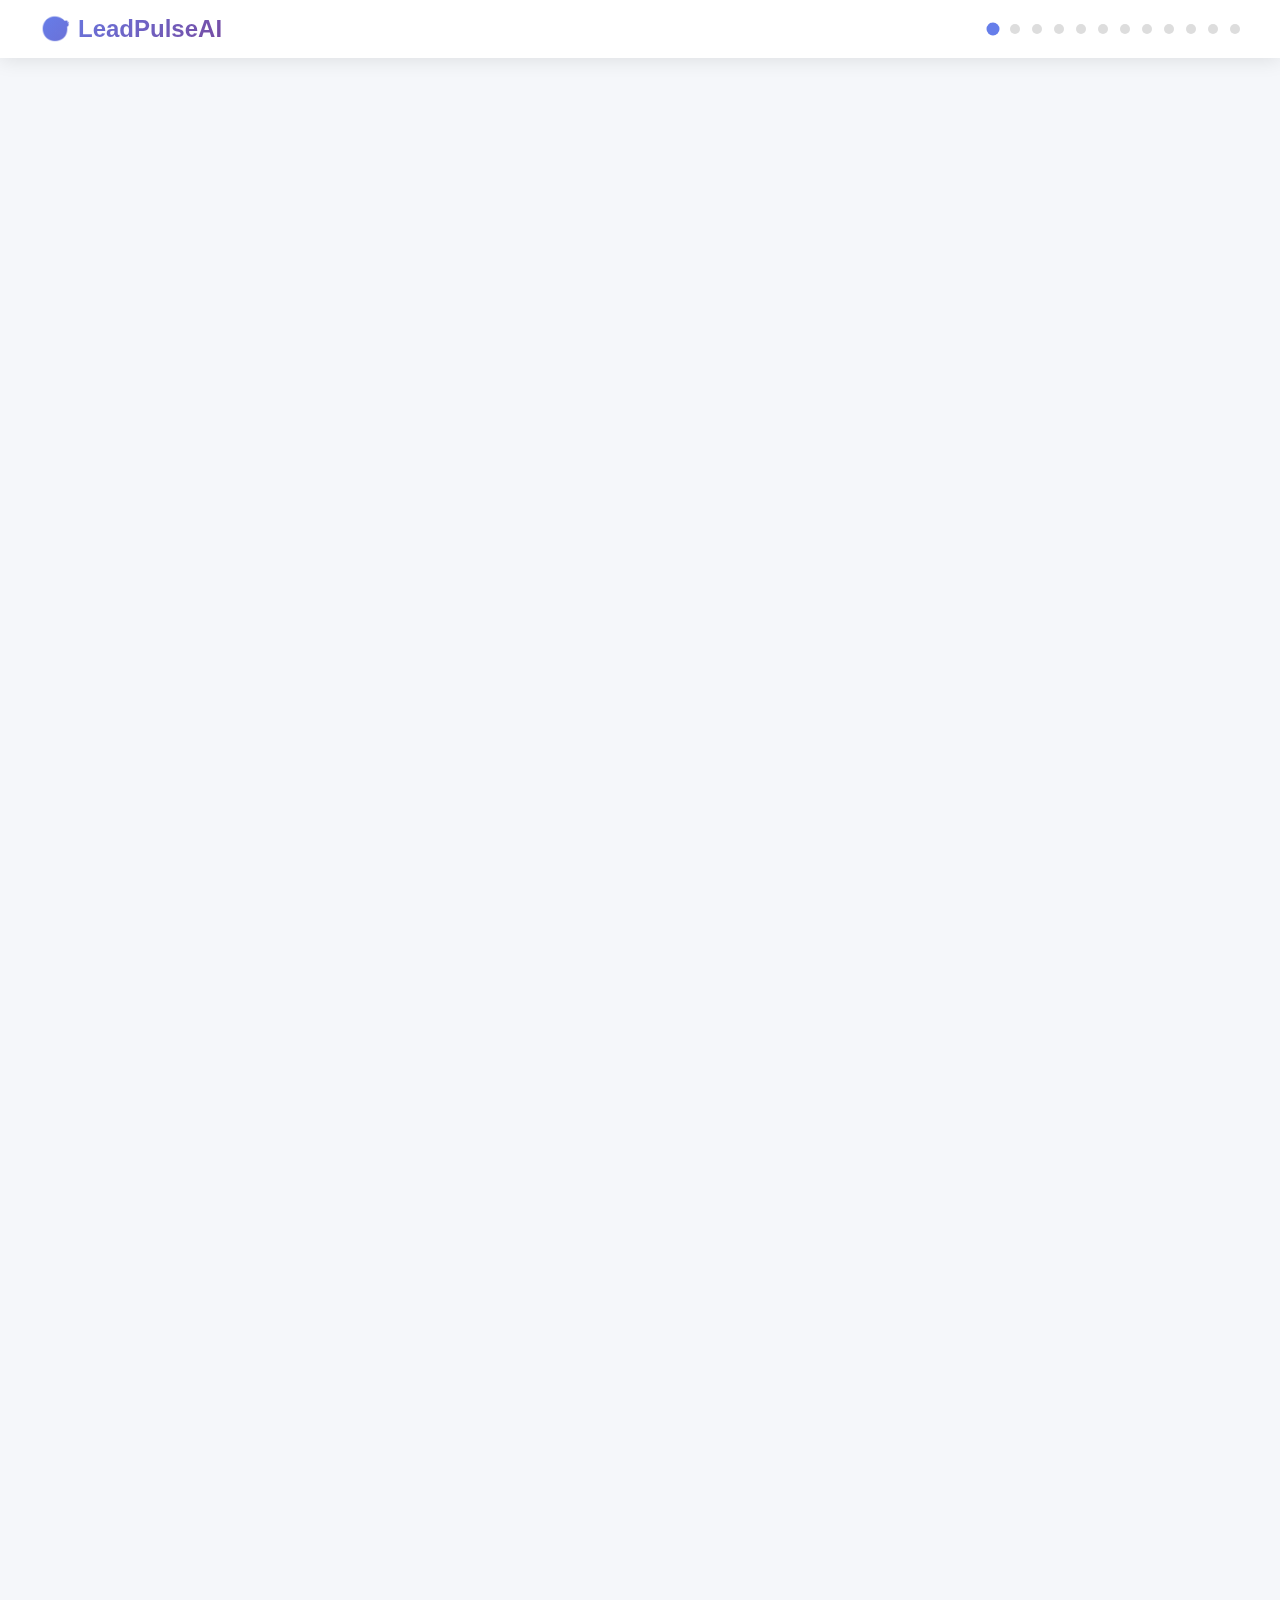
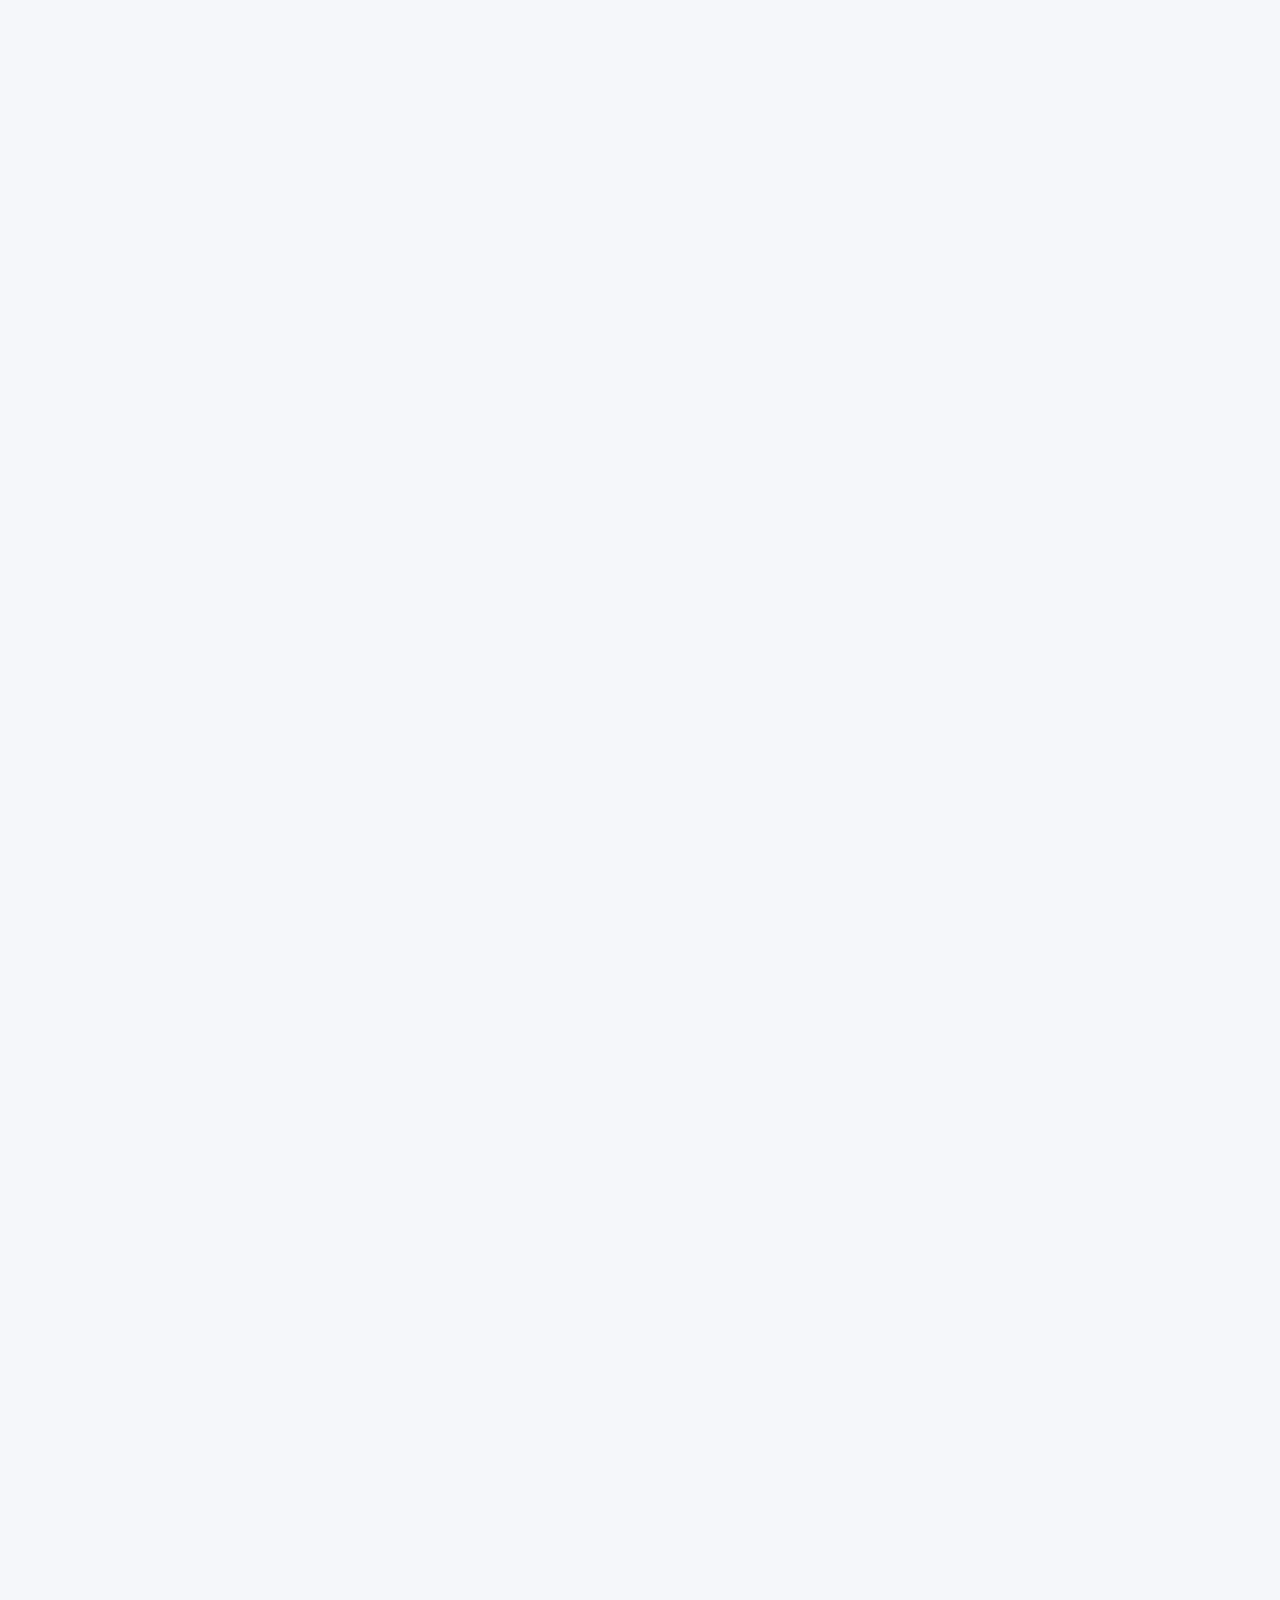
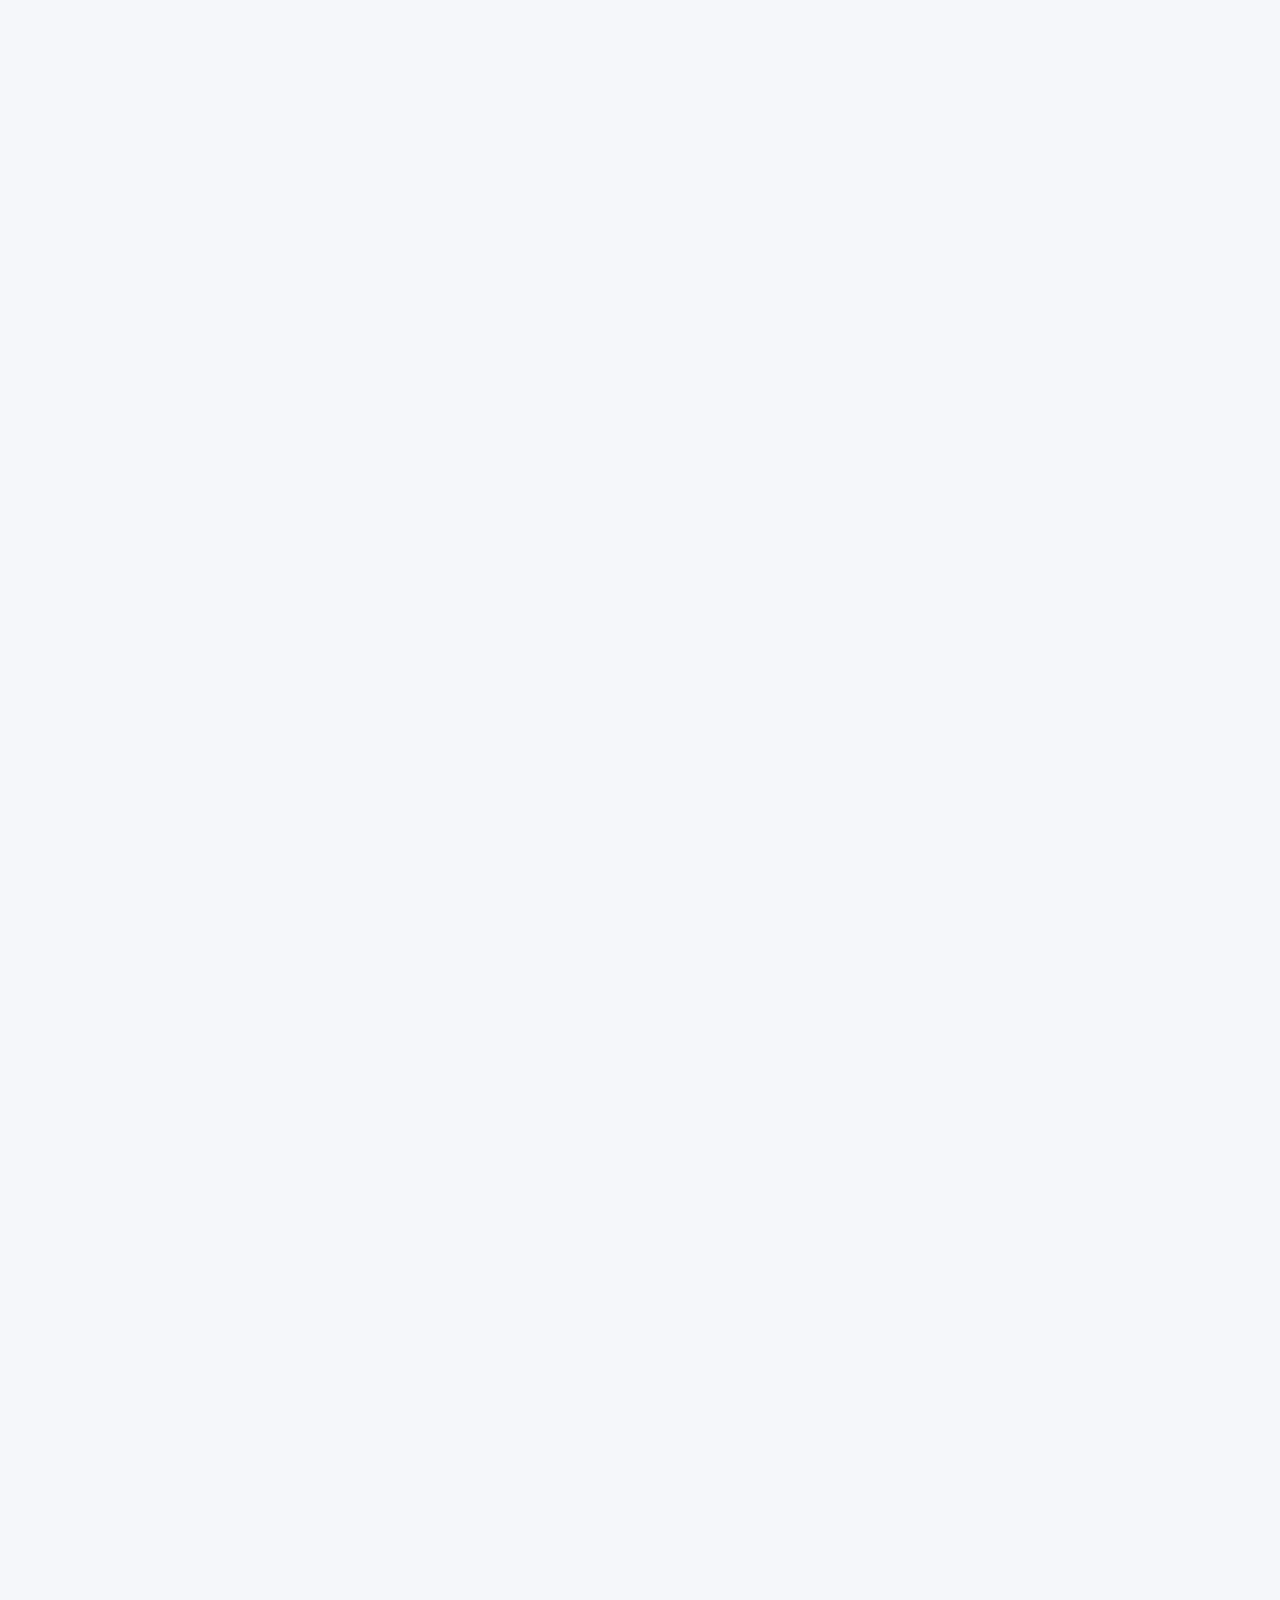
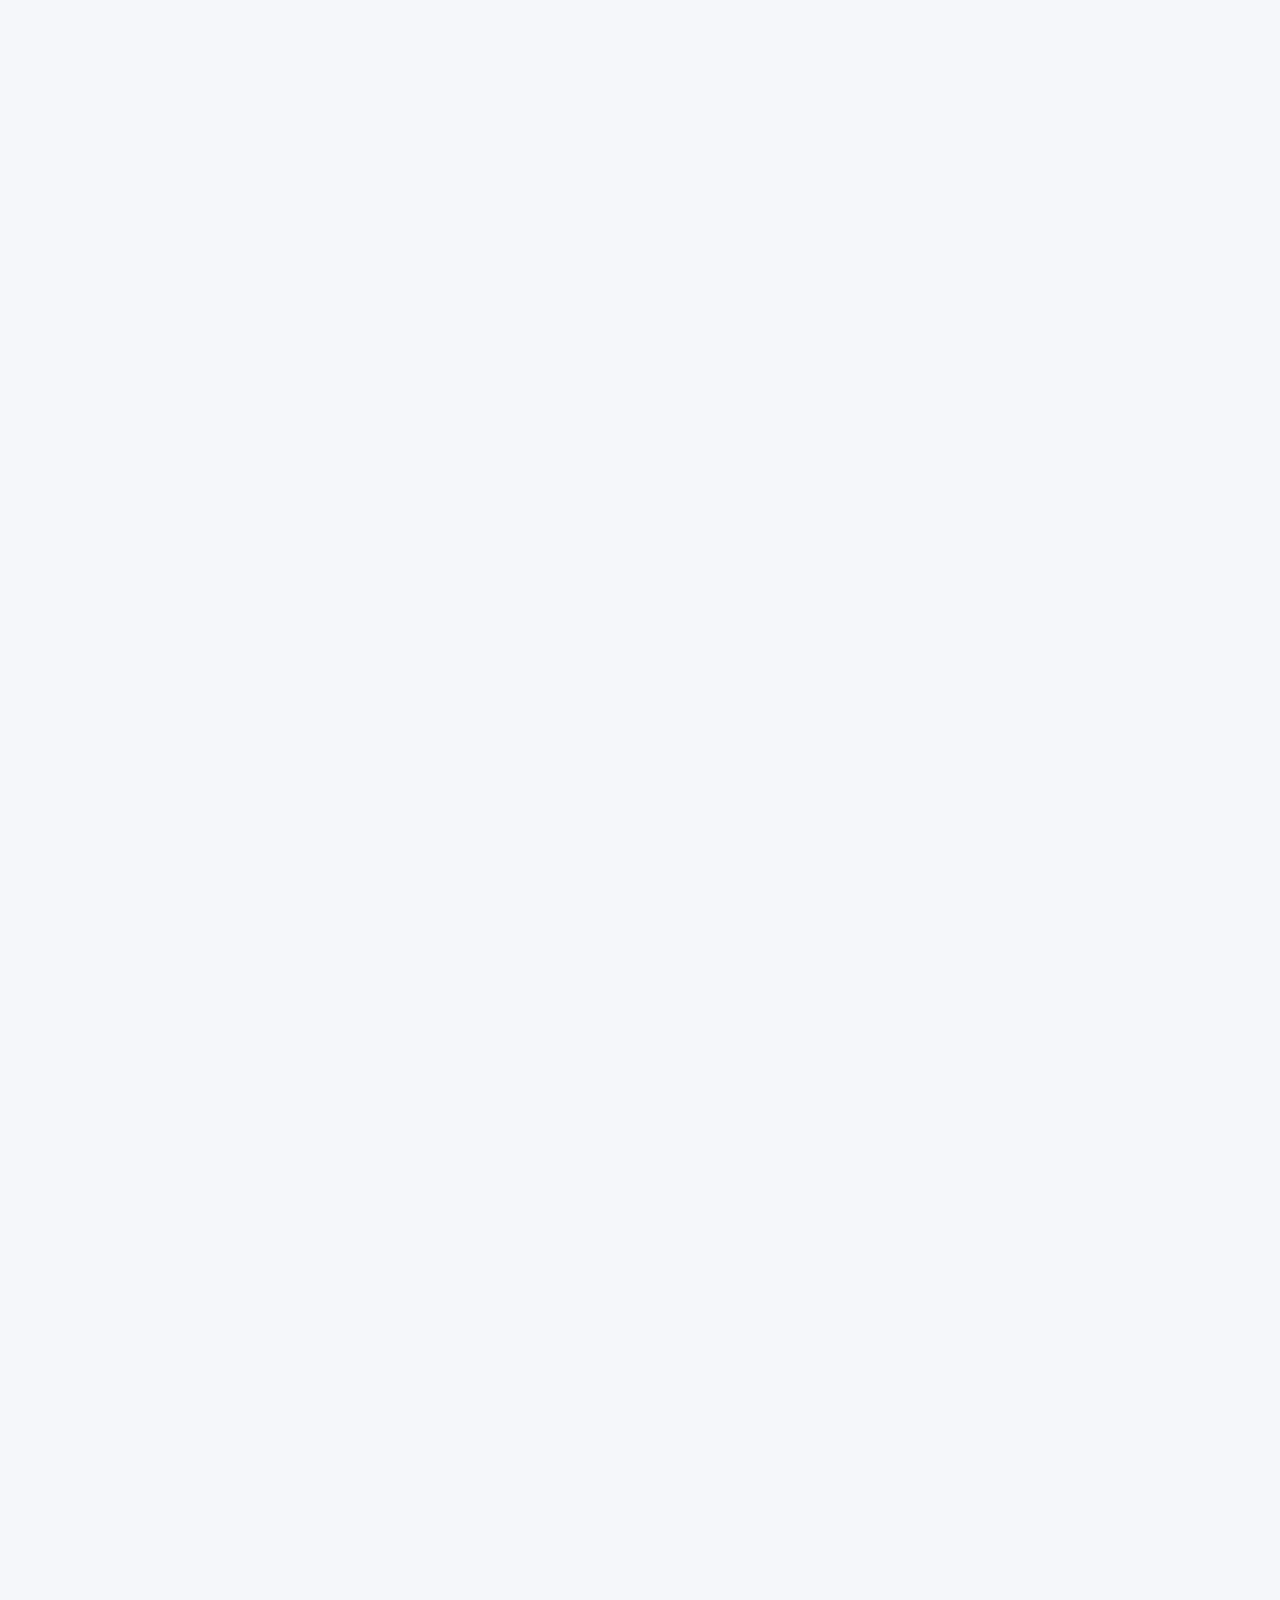
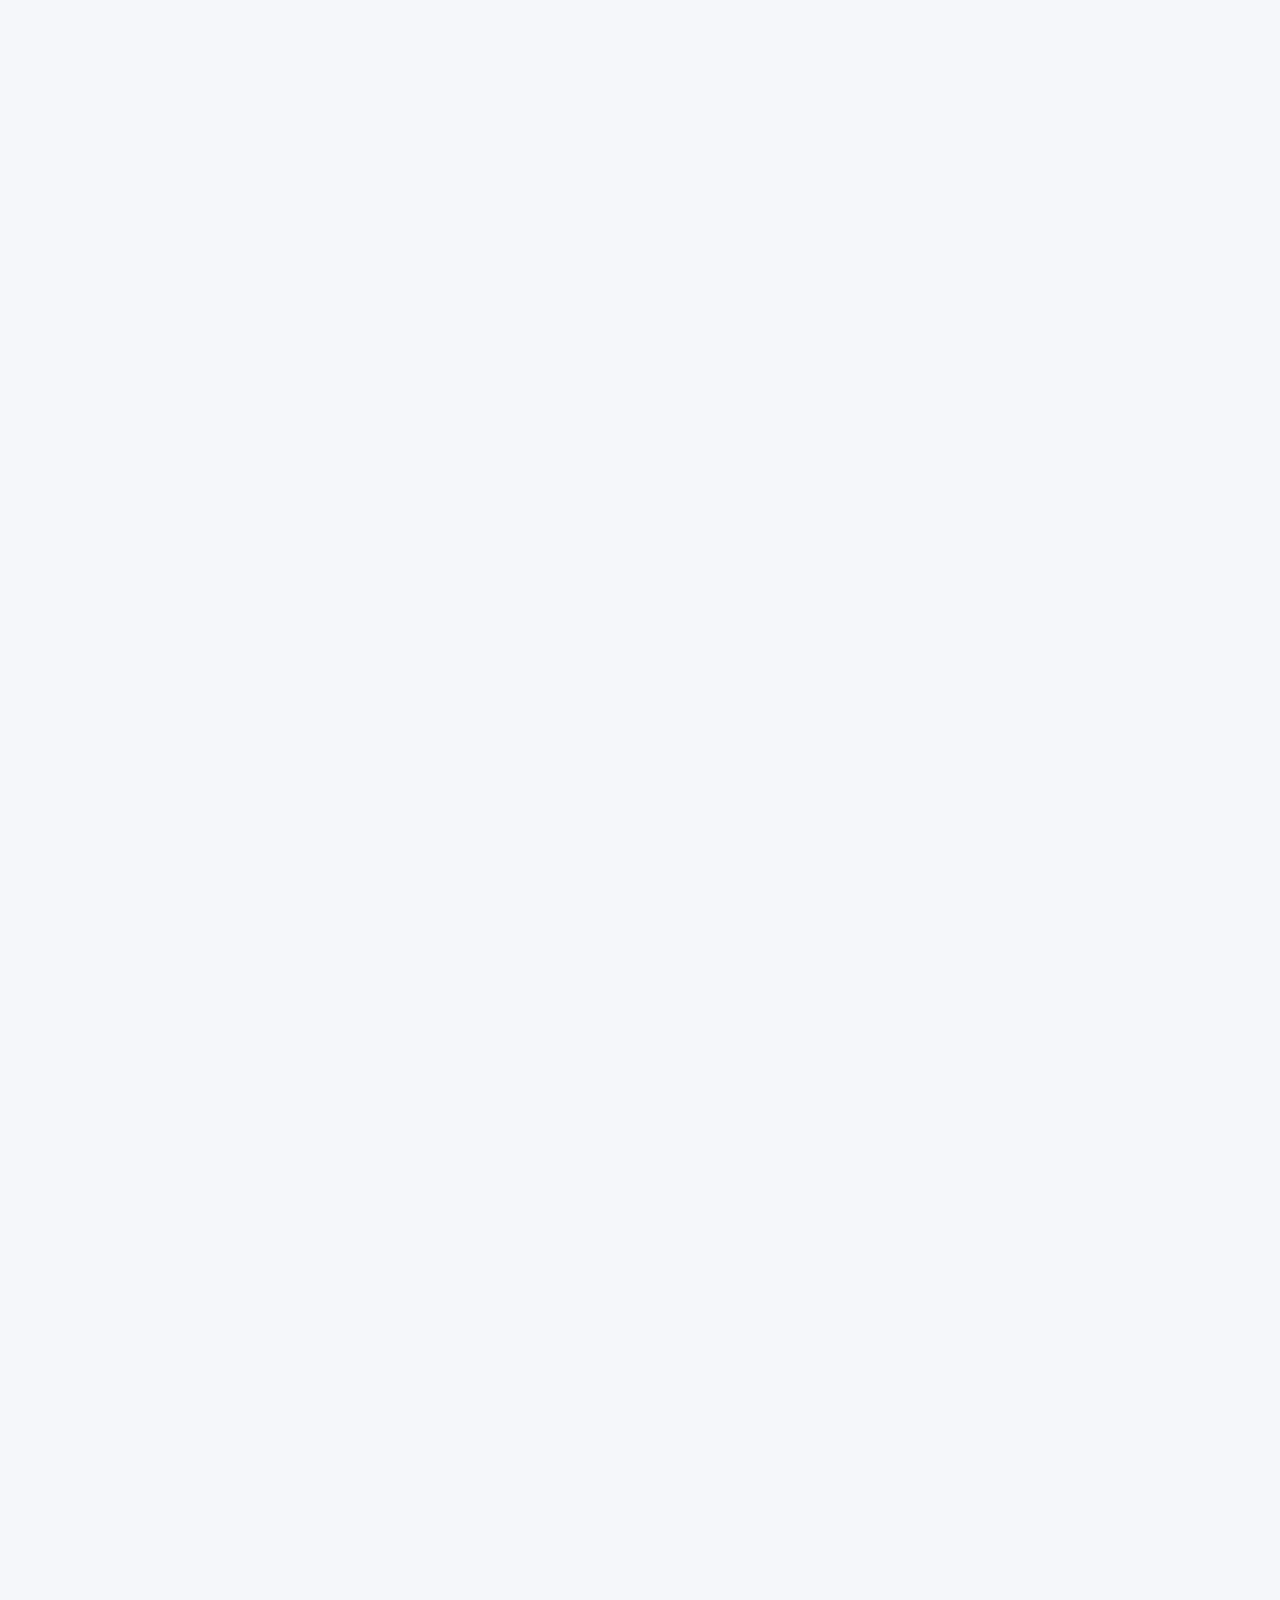
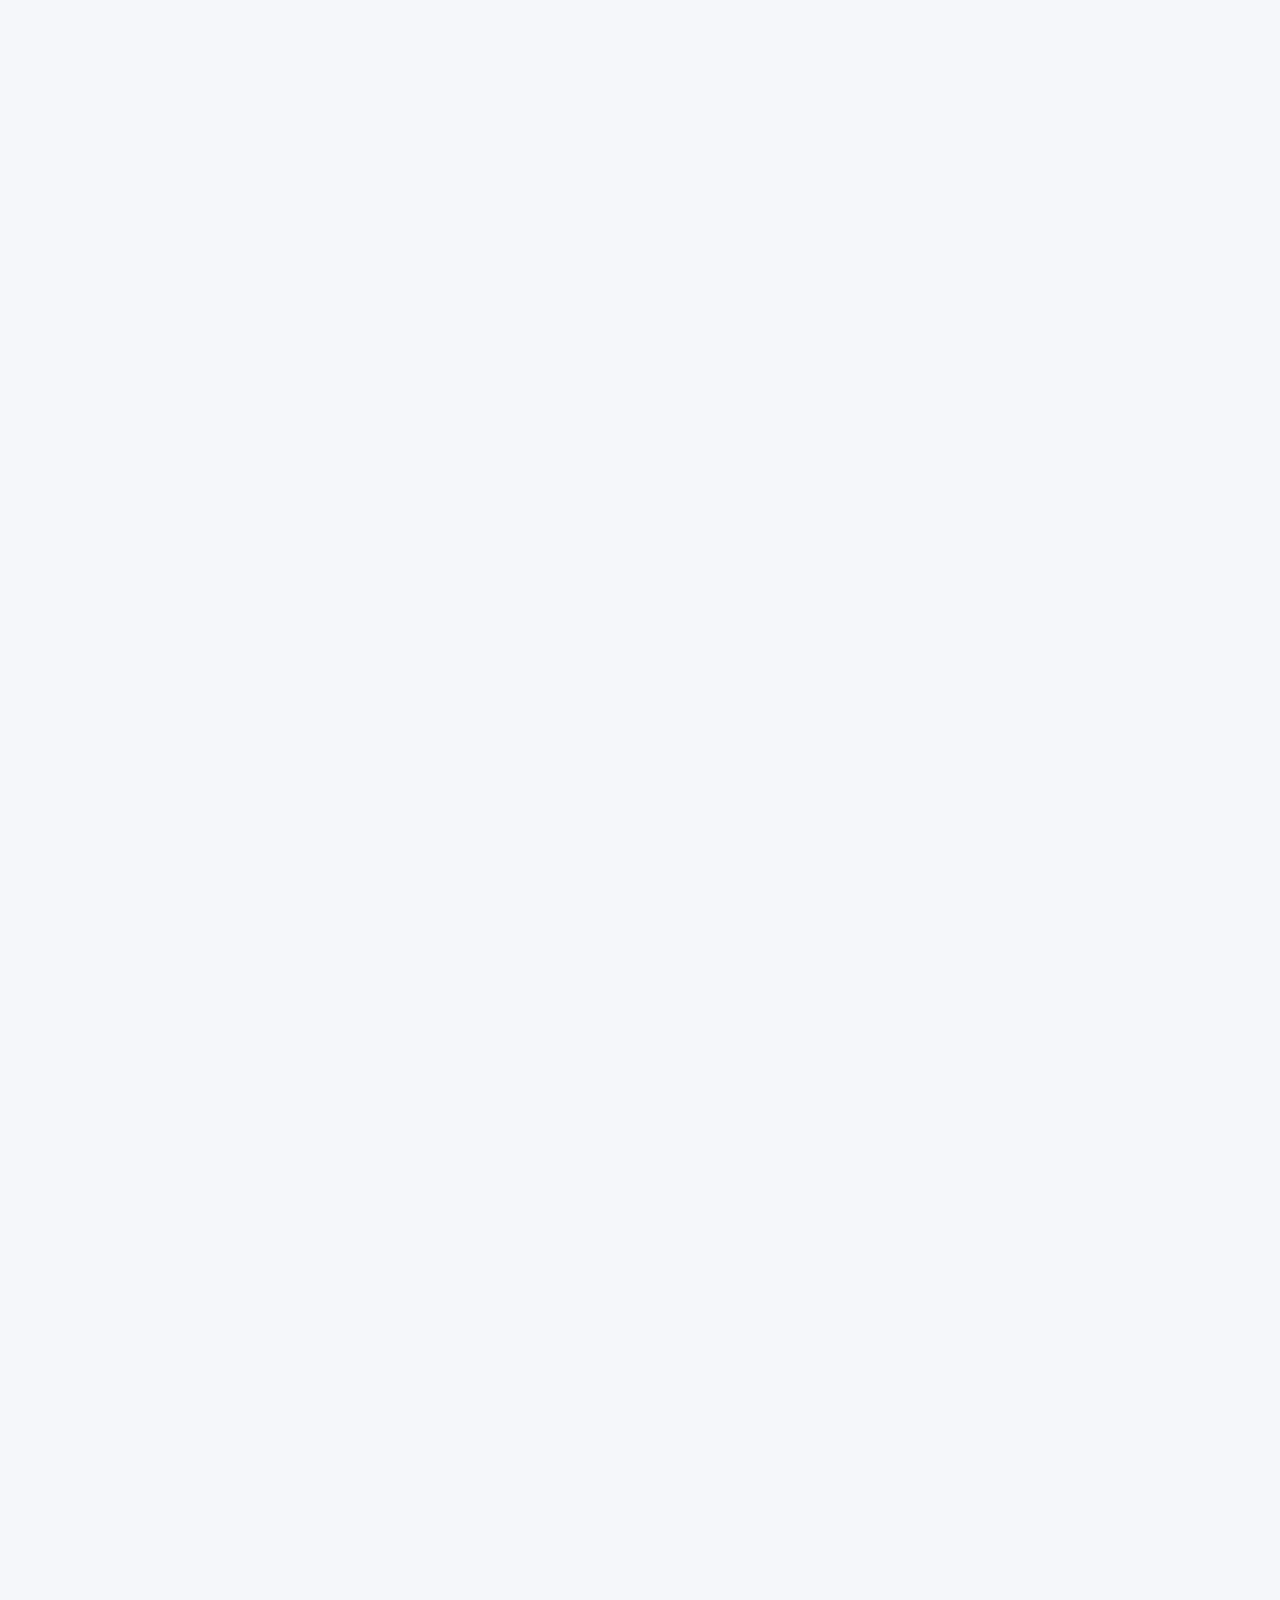
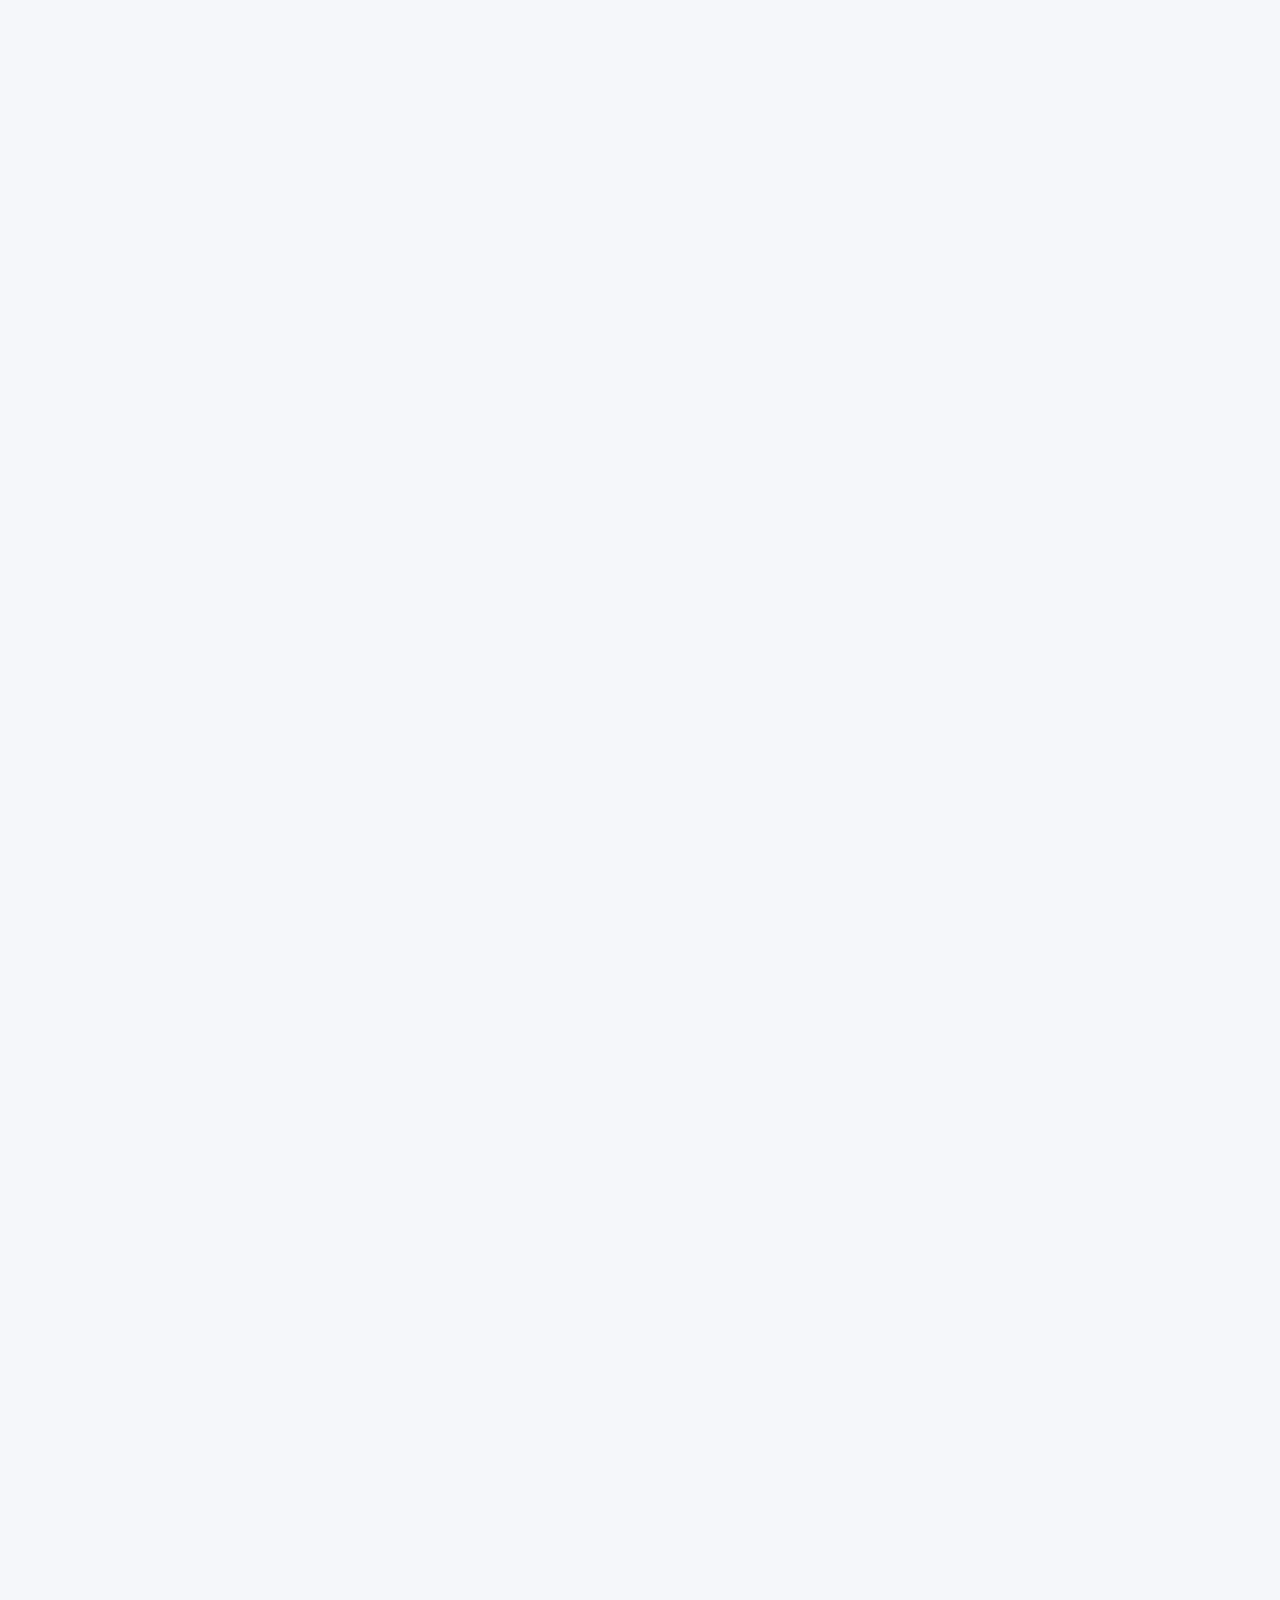
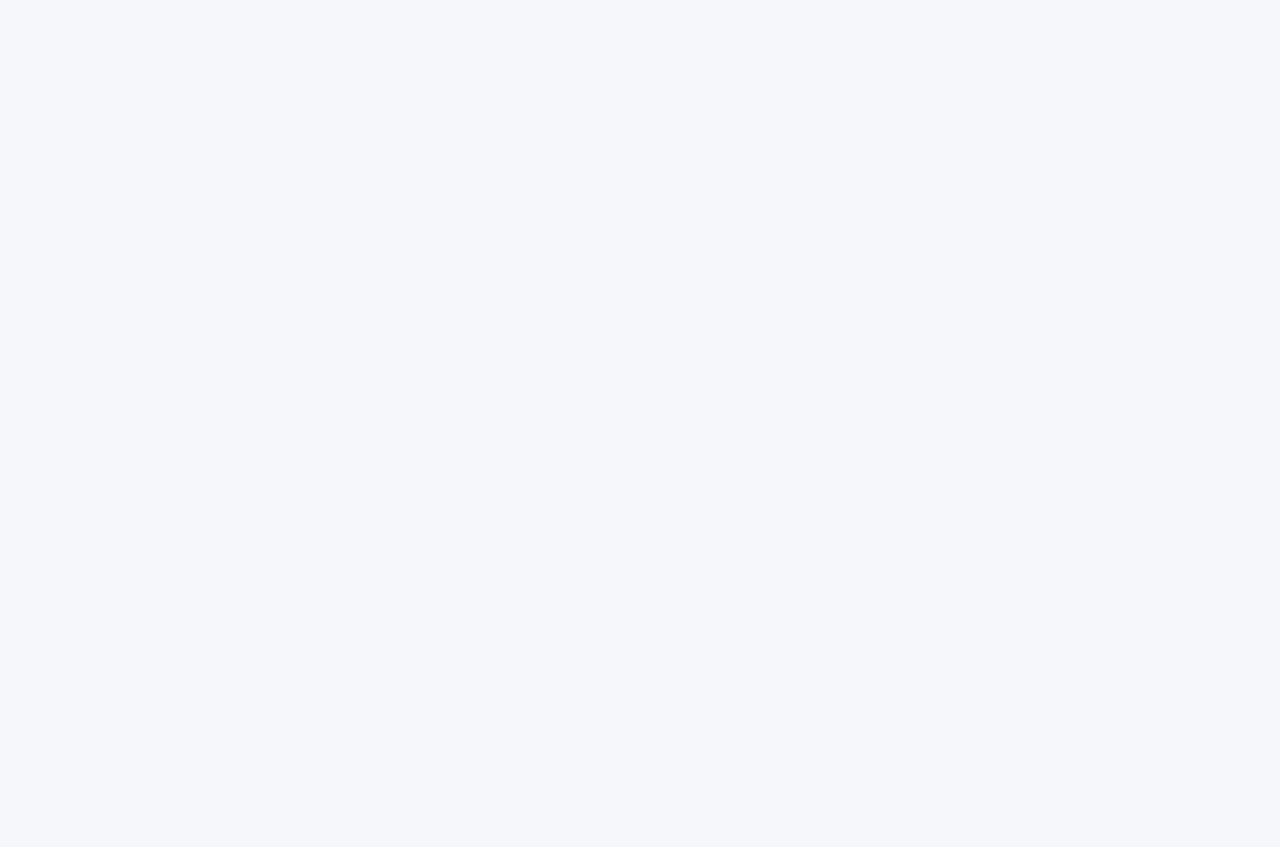
<file: presentation.html>
<!DOCTYPE html>
<html lang="en">
<head>
    <meta charset="UTF-8">
    <meta name="viewport" content="width=device-width, initial-scale=1.0">
    <title>LeadPulseAI - Executive Presentation</title>
    <style>
        /* ==================== GLOBAL STYLES ==================== */
        * {
            margin: 0;
            padding: 0;
            box-sizing: border-box;
        }

        body {
            font-family: 'Segoe UI', Tahoma, Geneva, Verdana, sans-serif;
            overflow-x: hidden;
            scroll-behavior: smooth;
            background: #f5f7fa;
        }

        /* ==================== NAVIGATION ==================== */
        .nav {
            position: fixed;
            top: 0;
            left: 0;
            right: 0;
            background: rgba(255, 255, 255, 0.95);
            backdrop-filter: blur(10px);
            box-shadow: 0 2px 20px rgba(0, 0, 0, 0.1);
            z-index: 1000;
            padding: 15px 40px;
        }

        .nav-container {
            max-width: 1400px;
            margin: 0 auto;
            display: flex;
            justify-content: space-between;
            align-items: center;
        }

        .nav-logo {
            font-size: 24px;
            font-weight: 700;
            background: linear-gradient(135deg, #667eea 0%, #764ba2 100%);
            -webkit-background-clip: text;
            -webkit-text-fill-color: transparent;
            display: flex;
            align-items: center;
            gap: 8px;
        }

        .nav-dots {
            display: flex;
            gap: 12px;
        }

        .nav-dot {
            width: 10px;
            height: 10px;
            border-radius: 50%;
            background: #ddd;
            cursor: pointer;
            transition: all 0.3s;
        }

        .nav-dot.active {
            background: #667eea;
            transform: scale(1.3);
        }

        /* ==================== SLIDE CONTAINER ==================== */
        .slide {
            min-height: 100vh;
            display: flex;
            align-items: center;
            justify-content: center;
            padding: 100px 40px 60px;
            opacity: 0;
            animation: fadeIn 0.8s ease-out forwards;
        }

        @keyframes fadeIn {
            from {
                opacity: 0;
                transform: translateY(20px);
            }
            to {
                opacity: 1;
                transform: translateY(0);
            }
        }

        .slide-content {
            max-width: 1200px;
            width: 100%;
        }

        /* ==================== SLIDE BACKGROUNDS ==================== */
        .slide-1 { background: linear-gradient(135deg, #667eea 0%, #764ba2 100%); }
        .slide-2 { background: linear-gradient(135deg, #f093fb 0%, #f5576c 100%); }
        .slide-3 { background: linear-gradient(135deg, #4facfe 0%, #00f2fe 100%); }
        .slide-4 { background: linear-gradient(135deg, #43e97b 0%, #38f9d7 100%); }
        .slide-5 { background: #ffffff; }
        .slide-6 { background: #f8f9fa; }
        .slide-7 { background: #ffffff; }
        .slide-8 { background: #f8f9fa; }
        .slide-9 { background: #ffffff; }
        .slide-10 { background: #f8f9fa; }
        .slide-11 { background: #ffffff; }
        .slide-12 { background: linear-gradient(135deg, #667eea 0%, #764ba2 100%); }

        /* ==================== TITLE SLIDE ==================== */
        .title-slide {
            text-align: center;
            color: white;
        }

        .title-slide h1 {
            font-size: 72px;
            margin-bottom: 20px;
            text-shadow: 0 4px 20px rgba(0, 0, 0, 0.2);
        }

        .title-slide .subtitle {
            font-size: 32px;
            margin-bottom: 40px;
            opacity: 0.95;
        }

        .title-slide .tagline {
            font-size: 20px;
            opacity: 0.9;
            max-width: 800px;
            margin: 0 auto 60px;
            line-height: 1.6;
        }

        .stats-grid {
            display: grid;
            grid-template-columns: repeat(4, 1fr);
            gap: 30px;
            margin-top: 60px;
        }

        .stat-card {
            background: rgba(255, 255, 255, 0.15);
            backdrop-filter: blur(10px);
            padding: 30px;
            border-radius: 20px;
            border: 1px solid rgba(255, 255, 255, 0.2);
        }

        .stat-card .number {
            font-size: 48px;
            font-weight: 700;
            margin-bottom: 10px;
        }

        .stat-card .label {
            font-size: 16px;
            opacity: 0.9;
        }

        /* ==================== CONTENT SLIDES ==================== */
        .content-slide h2 {
            font-size: 48px;
            margin-bottom: 40px;
            text-align: center;
        }

        .content-slide.white-bg h2 {
            color: #1e293b;
        }

        .content-slide.colored-bg h2 {
            color: white;
            text-shadow: 0 2px 10px rgba(0, 0, 0, 0.1);
        }

        /* ==================== PROBLEM CARDS ==================== */
        .problem-grid {
            display: grid;
            grid-template-columns: repeat(2, 1fr);
            gap: 30px;
        }

        .problem-card {
            background: rgba(255, 255, 255, 0.15);
            backdrop-filter: blur(10px);
            padding: 40px;
            border-radius: 20px;
            border: 1px solid rgba(255, 255, 255, 0.2);
            color: white;
        }

        .problem-card .icon {
            font-size: 48px;
            margin-bottom: 20px;
        }

        .problem-card h3 {
            font-size: 28px;
            margin-bottom: 15px;
        }

        .problem-card .impact {
            font-size: 36px;
            font-weight: 700;
            color: #ff6b6b;
            margin: 20px 0;
        }

        /* ==================== FEATURE CARDS ==================== */
        .feature-grid {
            display: grid;
            grid-template-columns: repeat(3, 1fr);
            gap: 30px;
        }

        .feature-card {
            background: white;
            padding: 40px;
            border-radius: 20px;
            box-shadow: 0 10px 40px rgba(0, 0, 0, 0.1);
            transition: transform 0.3s, box-shadow 0.3s;
        }

        .feature-card:hover {
            transform: translateY(-5px);
            box-shadow: 0 15px 50px rgba(0, 0, 0, 0.15);
        }

        .feature-card .icon {
            font-size: 48px;
            margin-bottom: 20px;
        }

        .feature-card h3 {
            font-size: 24px;
            margin-bottom: 15px;
            color: #1e293b;
        }

        .feature-card p {
            color: #64748b;
            line-height: 1.6;
        }

        /* ==================== SCREENSHOT SLIDES ==================== */
        .screenshot-container {
            background: white;
            padding: 40px;
            border-radius: 20px;
            box-shadow: 0 20px 60px rgba(0, 0, 0, 0.15);
        }

        .screenshot-header {
            text-align: center;
            margin-bottom: 30px;
        }

        .screenshot-header h3 {
            font-size: 32px;
            color: #1e293b;
            margin-bottom: 10px;
        }

        .screenshot-header p {
            color: #64748b;
            font-size: 18px;
        }

        .mockup {
            border-radius: 15px;
            overflow: hidden;
            box-shadow: 0 10px 40px rgba(0, 0, 0, 0.1);
        }

        /* Dashboard Mockup */
        .dashboard-mockup {
            background: #f8f9fa;
            padding: 30px;
        }

        .dashboard-header {
            background: linear-gradient(135deg, #667eea 0%, #764ba2 100%);
            color: white;
            padding: 20px 30px;
            border-radius: 10px;
            margin-bottom: 30px;
            display: flex;
            justify-content: space-between;
            align-items: center;
        }

        .dashboard-grid {
            display: grid;
            grid-template-columns: repeat(3, 1fr);
            gap: 20px;
        }

        .dashboard-card {
            background: white;
            padding: 25px;
            border-radius: 12px;
            box-shadow: 0 2px 10px rgba(0, 0, 0, 0.05);
        }

        .dashboard-card .metric-value {
            font-size: 36px;
            font-weight: 700;
            color: #667eea;
            margin-bottom: 5px;
        }

        .dashboard-card .metric-label {
            color: #64748b;
            font-size: 14px;
        }

        .dashboard-card .metric-change {
            color: #10b981;
            font-size: 14px;
            margin-top: 8px;
        }

        /* Lead Card Mockup */
        .lead-cards {
            display: grid;
            grid-template-columns: repeat(2, 1fr);
            gap: 20px;
            padding: 30px;
            background: #f8f9fa;
        }

        .lead-card {
            background: white;
            border-radius: 12px;
            padding: 25px;
            box-shadow: 0 2px 10px rgba(0, 0, 0, 0.05);
            border-left: 4px solid #667eea;
        }

        .lead-card-header {
            display: flex;
            justify-content: space-between;
            align-items: start;
            margin-bottom: 15px;
        }

        .lead-avatar {
            width: 50px;
            height: 50px;
            border-radius: 50%;
            background: linear-gradient(135deg, #667eea 0%, #764ba2 100%);
            display: flex;
            align-items: center;
            justify-content: center;
            color: white;
            font-weight: 700;
            font-size: 20px;
        }

        .lead-badge {
            padding: 4px 12px;
            border-radius: 20px;
            font-size: 12px;
            font-weight: 600;
        }

        .badge-hot {
            background: #fef3c7;
            color: #92400e;
        }

        .badge-diamond {
            background: linear-gradient(135deg, #a78bfa 0%, #ec4899 100%);
            color: white;
        }

        .lead-info {
            margin-top: 15px;
        }

        .lead-info-row {
            display: flex;
            justify-content: space-between;
            margin-bottom: 8px;
            font-size: 14px;
        }

        .lead-info-label {
            color: #64748b;
        }

        .lead-info-value {
            color: #1e293b;
            font-weight: 600;
        }

        /* Phone Mockup */
        .phone-mockup {
            width: 320px;
            height: 640px;
            background: #1e293b;
            border-radius: 40px;
            padding: 15px;
            box-shadow: 0 20px 60px rgba(0, 0, 0, 0.3);
            margin: 0 auto;
            position: relative;
        }

        .phone-screen {
            width: 100%;
            height: 100%;
            background: white;
            border-radius: 30px;
            overflow: hidden;
        }

        .phone-notch {
            width: 150px;
            height: 25px;
            background: #1e293b;
            border-radius: 0 0 20px 20px;
            margin: 0 auto;
            position: relative;
            z-index: 10;
        }

        .phone-content {
            padding: 20px;
        }

        /* ==================== COMPARISON TABLE ==================== */
        .comparison-table {
            background: white;
            border-radius: 20px;
            overflow: hidden;
            box-shadow: 0 10px 40px rgba(0, 0, 0, 0.1);
        }

        .comparison-table table {
            width: 100%;
            border-collapse: collapse;
        }

        .comparison-table th {
            background: linear-gradient(135deg, #667eea 0%, #764ba2 100%);
            color: white;
            padding: 20px;
            text-align: left;
            font-size: 18px;
        }

        .comparison-table td {
            padding: 20px;
            border-bottom: 1px solid #e2e8f0;
        }

        .comparison-table tr:last-child td {
            border-bottom: none;
        }

        .comparison-table .metric {
            font-weight: 600;
            color: #1e293b;
        }

        .comparison-table .before {
            color: #ef4444;
        }

        .comparison-table .after {
            color: #10b981;
            font-weight: 700;
        }

        /* ==================== TIMELINE ==================== */
        .timeline {
            position: relative;
            padding: 40px 0;
        }

        .timeline::before {
            content: '';
            position: absolute;
            left: 50%;
            top: 0;
            bottom: 0;
            width: 4px;
            background: linear-gradient(135deg, #667eea 0%, #764ba2 100%);
            transform: translateX(-50%);
        }

        .timeline-item {
            display: flex;
            gap: 40px;
            margin-bottom: 60px;
            position: relative;
        }

        .timeline-item:nth-child(even) {
            flex-direction: row-reverse;
        }

        .timeline-content {
            flex: 1;
            background: white;
            padding: 30px;
            border-radius: 15px;
            box-shadow: 0 5px 20px rgba(0, 0, 0, 0.1);
        }

        .timeline-marker {
            width: 30px;
            height: 30px;
            background: linear-gradient(135deg, #667eea 0%, #764ba2 100%);
            border-radius: 50%;
            border: 5px solid #f8f9fa;
            position: absolute;
            left: 50%;
            transform: translateX(-50%);
        }

        .timeline-date {
            font-size: 14px;
            color: #667eea;
            font-weight: 600;
            margin-bottom: 10px;
        }

        .timeline-title {
            font-size: 22px;
            color: #1e293b;
            margin-bottom: 10px;
        }

        .timeline-description {
            color: #64748b;
            line-height: 1.6;
        }

        /* ==================== ROI SECTION ==================== */
        .roi-container {
            background: white;
            padding: 50px;
            border-radius: 20px;
            box-shadow: 0 20px 60px rgba(0, 0, 0, 0.15);
        }

        .roi-header {
            text-align: center;
            margin-bottom: 50px;
        }

        .roi-number {
            font-size: 96px;
            font-weight: 700;
            background: linear-gradient(135deg, #667eea 0%, #764ba2 100%);
            -webkit-background-clip: text;
            -webkit-text-fill-color: transparent;
            margin-bottom: 10px;
        }

        .roi-label {
            font-size: 24px;
            color: #64748b;
        }

        .roi-breakdown {
            display: grid;
            grid-template-columns: repeat(2, 1fr);
            gap: 30px;
            margin-top: 40px;
        }

        .roi-item {
            padding: 30px;
            background: #f8f9fa;
            border-radius: 15px;
            border-left: 4px solid #667eea;
        }

        .roi-item-value {
            font-size: 32px;
            font-weight: 700;
            color: #10b981;
            margin-bottom: 10px;
        }

        .roi-item-label {
            color: #64748b;
        }

        /* ==================== CTA SLIDE ==================== */
        .cta-slide {
            text-align: center;
            color: white;
        }

        .cta-slide h2 {
            font-size: 56px;
            margin-bottom: 30px;
        }

        .cta-slide p {
            font-size: 24px;
            margin-bottom: 50px;
            opacity: 0.9;
        }

        .cta-buttons {
            display: flex;
            gap: 20px;
            justify-content: center;
        }

        .cta-button {
            padding: 20px 50px;
            font-size: 20px;
            border-radius: 50px;
            border: none;
            cursor: pointer;
            font-weight: 600;
            transition: transform 0.3s, box-shadow 0.3s;
        }

        .cta-button-primary {
            background: white;
            color: #667eea;
        }

        .cta-button-secondary {
            background: rgba(255, 255, 255, 0.2);
            color: white;
            border: 2px solid white;
        }

        .cta-button:hover {
            transform: translateY(-3px);
            box-shadow: 0 10px 30px rgba(0, 0, 0, 0.2);
        }

        /* ==================== RESPONSIVE ==================== */
        @media (max-width: 968px) {
            .stats-grid,
            .problem-grid,
            .feature-grid,
            .dashboard-grid,
            .lead-cards,
            .roi-breakdown {
                grid-template-columns: 1fr;
            }

            .title-slide h1 {
                font-size: 48px;
            }

            .title-slide .subtitle {
                font-size: 24px;
            }

            .content-slide h2 {
                font-size: 36px;
            }

            .timeline::before {
                left: 30px;
            }

            .timeline-item {
                flex-direction: column;
                padding-left: 60px;
            }

            .timeline-item:nth-child(even) {
                flex-direction: column;
            }

            .timeline-marker {
                left: 30px;
            }
        }

        /* ==================== PRINT STYLES ==================== */
        @media print {
            .nav {
                display: none;
            }

            .slide {
                page-break-after: always;
                min-height: auto;
                padding: 40px;
            }
        }
    </style>
</head>
<body>
    <!-- Navigation -->
    <nav class="nav">
        <div class="nav-container">
            <div class="nav-logo">
                <span>🎯</span>
                <span>LeadPulseAI</span>
            </div>
            <div class="nav-dots">
                <div class="nav-dot active" onclick="scrollToSlide(0)"></div>
                <div class="nav-dot" onclick="scrollToSlide(1)"></div>
                <div class="nav-dot" onclick="scrollToSlide(2)"></div>
                <div class="nav-dot" onclick="scrollToSlide(3)"></div>
                <div class="nav-dot" onclick="scrollToSlide(4)"></div>
                <div class="nav-dot" onclick="scrollToSlide(5)"></div>
                <div class="nav-dot" onclick="scrollToSlide(6)"></div>
                <div class="nav-dot" onclick="scrollToSlide(7)"></div>
                <div class="nav-dot" onclick="scrollToSlide(8)"></div>
                <div class="nav-dot" onclick="scrollToSlide(9)"></div>
                <div class="nav-dot" onclick="scrollToSlide(10)"></div>
                <div class="nav-dot" onclick="scrollToSlide(11)"></div>
            </div>
        </div>
    </nav>

    <!-- Slide 1: Title -->
    <section class="slide slide-1" id="slide-0">
        <div class="slide-content title-slide">
            <h1>🎯 LeadPulseAI</h1>
            <div class="subtitle">Transform Insurance Lead Nurturing with AI</div>
            <div class="tagline">
                Stop losing qualified leads to slow response times. LeadPulseAI delivers 24/7 AI-powered engagement
                that converts 3x faster than traditional methods.
            </div>
            <div class="stats-grid">
                <div class="stat-card">
                    <div class="number">+167%</div>
                    <div class="label">Conversion Rate</div>
                </div>
                <div class="stat-card">
                    <div class="number">-99%</div>
                    <div class="label">Response Time</div>
                </div>
                <div class="stat-card">
                    <div class="number">$3.86M</div>
                    <div class="label">Revenue Generated</div>
                </div>
                <div class="stat-card">
                    <div class="number">24/7</div>
                    <div class="label">AI Availability</div>
                </div>
            </div>
        </div>
    </section>

    <!-- Slide 2: Problem Statement -->
    <section class="slide slide-2" id="slide-1">
        <div class="slide-content content-slide colored-bg">
            <h2>The $60M Problem</h2>
            <div class="problem-grid">
                <div class="problem-card">
                    <div class="icon">⏰</div>
                    <h3>Slow Response Times</h3>
                    <p>Traditional call centers respond in 24-48 hours. By then, 68% of leads have already moved on to competitors.</p>
                    <div class="impact">-$45M annually</div>
                </div>
                <div class="problem-card">
                    <div class="icon">🔥</div>
                    <h3>Critical 72-Hour Window</h3>
                    <p>Life events like pregnancy or property purchase have a 72-hour engagement window. Missing it means losing the lead forever.</p>
                    <div class="impact">68% leads go cold</div>
                </div>
                <div class="problem-card">
                    <div class="icon">📞</div>
                    <h3>Limited Agent Capacity</h3>
                    <p>Human agents can only handle 8-12 calls per day. With 500+ daily leads, 80% get no follow-up.</p>
                    <div class="impact">400 leads/day ignored</div>
                </div>
                <div class="problem-card">
                    <div class="icon">📊</div>
                    <h3>No Personalization</h3>
                    <p>Generic scripts don't address individual needs. Pregnancy leads get the same pitch as retirees.</p>
                    <div class="impact">32% conversion rate</div>
                </div>
            </div>
        </div>
    </section>

    <!-- Slide 3: Solution Overview -->
    <section class="slide slide-3" id="slide-2">
        <div class="slide-content content-slide colored-bg">
            <h2>The LeadPulseAI Solution</h2>
            <div class="feature-grid">
                <div class="feature-card">
                    <div class="icon">🤖</div>
                    <h3>AI Voice Agents</h3>
                    <p>Natural-sounding AI conducts personalized calls in multiple languages, handling 500+ simultaneous conversations with 98% satisfaction.</p>
                </div>
                <div class="feature-card">
                    <div class="icon">⚡</div>
                    <h3>Trigger Detection</h3>
                    <p>Automatically identifies life events from social media, property records, and hospital partnerships. Engages within 6 hours.</p>
                </div>
                <div class="feature-card">
                    <div class="icon">🎯</div>
                    <h3>Smart Campaigns</h3>
                    <p>Event-driven nurture sequences with 12 touchpoints over 90 days. Pregnancy, birthday, property purchase campaigns included.</p>
                </div>
                <div class="feature-card">
                    <div class="icon">📈</div>
                    <h3>Complete Lifecycle</h3>
                    <p>From first contact to loyal customer. Post-purchase onboarding, retention, and upsell campaigns maximize LTV.</p>
                </div>
                <div class="feature-card">
                    <div class="icon">🧠</div>
                    <h3>Real-Time Intelligence</h3>
                    <p>Live sentiment analysis, objection detection, and AI coaching. Know exactly when to have a human agent join the call.</p>
                </div>
                <div class="feature-card">
                    <div class="icon">📊</div>
                    <h3>Analytics & ROI</h3>
                    <p>Track every metric: conversion rates, revenue per campaign, objection patterns, and agent performance. Prove ROI instantly.</p>
                </div>
            </div>
        </div>
    </section>

    <!-- Slide 4: Executive Summary -->
    <section class="slide slide-4" id="slide-3">
        <div class="slide-content content-slide colored-bg">
            <h2>Executive Summary</h2>
            <div class="stats-grid">
                <div class="stat-card">
                    <div class="number">78%</div>
                    <div class="label">Response Rate<br>(vs 20% industry avg)</div>
                </div>
                <div class="stat-card">
                    <div class="number">&lt;2min</div>
                    <div class="label">Avg Response Time<br>(was 24-48 hours)</div>
                </div>
                <div class="stat-card">
                    <div class="number">85%</div>
                    <div class="label">Conversion Rate<br>(was 32%)</div>
                </div>
                <div class="stat-card">
                    <div class="number">$95K</div>
                    <div class="label">Avg Customer LTV<br>(+$32K from upsells)</div>
                </div>
                <div class="stat-card">
                    <div class="number">347</div>
                    <div class="label">Leads Nurtured<br>in Pregnancy Campaign</div>
                </div>
                <div class="stat-card">
                    <div class="number">$1.2M</div>
                    <div class="label">Revenue Generated<br>(Single Campaign)</div>
                </div>
                <div class="stat-card">
                    <div class="number">892</div>
                    <div class="label">AI Calls Completed<br>(Across All Campaigns)</div>
                </div>
                <div class="stat-card">
                    <div class="number">25.6%</div>
                    <div class="label">Campaign Conversion<br>(Industry: 8-12%)</div>
                </div>
            </div>
        </div>
    </section>

    <!-- Slide 5: Screenshot - Dashboard -->
    <section class="slide slide-5" id="slide-4">
        <div class="slide-content content-slide white-bg">
            <h2>📊 Dashboard Overview</h2>
            <div class="screenshot-container">
                <div class="screenshot-header">
                    <h3>Real-Time Performance Metrics</h3>
                    <p>Monitor all campaigns, leads, and AI agents from a single dashboard</p>
                </div>
                <div class="mockup dashboard-mockup">
                    <div class="dashboard-header">
                        <div>
                            <div style="font-size: 24px; font-weight: 700;">Welcome back, Manager</div>
                            <div style="opacity: 0.9;">Today's Performance</div>
                        </div>
                        <div style="font-size: 14px;">
                            <div>🔴 47 Active Calls</div>
                            <div>⏰ Oct 16, 2025 • 2:45 PM</div>
                        </div>
                    </div>
                    <div class="dashboard-grid">
                        <div class="dashboard-card">
                            <div class="metric-value">892</div>
                            <div class="metric-label">Total Calls Today</div>
                            <div class="metric-change">↗️ +23% vs yesterday</div>
                        </div>
                        <div class="dashboard-card">
                            <div class="metric-value">$3.86M</div>
                            <div class="metric-label">Revenue This Month</div>
                            <div class="metric-change">↗️ +$850K vs last month</div>
                        </div>
                        <div class="dashboard-card">
                            <div class="metric-value">78%</div>
                            <div class="metric-label">Response Rate</div>
                            <div class="metric-change">↗️ +12% improvement</div>
                        </div>
                        <div class="dashboard-card">
                            <div class="metric-value">85%</div>
                            <div class="metric-label">Conversion Rate</div>
                            <div class="metric-change">↗️ Industry: 32%</div>
                        </div>
                        <div class="dashboard-card">
                            <div class="metric-value">347</div>
                            <div class="metric-label">Active Leads</div>
                            <div class="metric-change">🔥 247 Hot Leads</div>
                        </div>
                        <div class="dashboard-card">
                            <div class="metric-value">6</div>
                            <div class="metric-label">Active Campaigns</div>
                            <div class="metric-change">✅ All performing well</div>
                        </div>
                    </div>
                </div>
            </div>
        </div>
    </section>

    <!-- Slide 6: Screenshot - Lead Cards -->
    <section class="slide slide-6" id="slide-5">
        <div class="slide-content content-slide white-bg">
            <h2>👥 AI-Powered Lead Intelligence</h2>
            <div class="screenshot-container">
                <div class="screenshot-header">
                    <h3>Comprehensive Lead Profiles</h3>
                    <p>Every lead gets personalized AI analysis and nurture strategy</p>
                </div>
                <div class="mockup">
                    <div class="lead-cards">
                        <div class="lead-card">
                            <div class="lead-card-header">
                                <div style="display: flex; align-items: center; gap: 15px;">
                                    <div class="lead-avatar">SC</div>
                                    <div>
                                        <div style="font-weight: 700; font-size: 18px; color: #1e293b;">Sarah Chen</div>
                                        <div style="font-size: 14px; color: #64748b;">Expecting • Age 32</div>
                                    </div>
                                </div>
                                <div style="display: flex; flex-direction: column; gap: 5px; align-items: flex-end;">
                                    <div class="lead-badge badge-hot">🔥 HOT</div>
                                    <div class="lead-badge badge-diamond">💎 DIAMOND</div>
                                </div>
                            </div>
                            <div class="lead-info">
                                <div class="lead-info-row">
                                    <span class="lead-info-label">Lead Score:</span>
                                    <span class="lead-info-value">95/100</span>
                                </div>
                                <div class="lead-info-row">
                                    <span class="lead-info-label">Conversion Prob:</span>
                                    <span class="lead-info-value">85%</span>
                                </div>
                                <div class="lead-info-row">
                                    <span class="lead-info-label">Est. LTV:</span>
                                    <span class="lead-info-value">$95,000</span>
                                </div>
                                <div class="lead-info-row">
                                    <span class="lead-info-label">Trigger Event:</span>
                                    <span class="lead-info-value">Pregnancy Detected</span>
                                </div>
                                <div class="lead-info-row">
                                    <span class="lead-info-label">Campaign:</span>
                                    <span class="lead-info-value">Pregnancy Nurture</span>
                                </div>
                                <div class="lead-info-row">
                                    <span class="lead-info-label">Last Contact:</span>
                                    <span class="lead-info-value">2 hours ago (AI Call)</span>
                                </div>
                            </div>
                        </div>
                        <div class="lead-card">
                            <div class="lead-card-header">
                                <div style="display: flex; align-items: center; gap: 15px;">
                                    <div class="lead-avatar" style="background: linear-gradient(135deg, #f093fb 0%, #f5576c 100%);">MT</div>
                                    <div>
                                        <div style="font-weight: 700; font-size: 18px; color: #1e293b;">Michael Tan</div>
                                        <div style="font-size: 14px; color: #64748b;">Software Engineer • Age 28</div>
                                    </div>
                                </div>
                                <div style="display: flex; flex-direction: column; gap: 5px; align-items: flex-end;">
                                    <div class="lead-badge" style="background: #dbeafe; color: #1e40af;">🎯 ENGAGED</div>
                                    <div class="lead-badge" style="background: #fef3c7; color: #92400e;">🥇 GOLD</div>
                                </div>
                            </div>
                            <div class="lead-info">
                                <div class="lead-info-row">
                                    <span class="lead-info-label">Lead Score:</span>
                                    <span class="lead-info-value">82/100</span>
                                </div>
                                <div class="lead-info-row">
                                    <span class="lead-info-label">Conversion Prob:</span>
                                    <span class="lead-info-value">78%</span>
                                </div>
                                <div class="lead-info-row">
                                    <span class="lead-info-label">Est. LTV:</span>
                                    <span class="lead-info-value">$52,000</span>
                                </div>
                                <div class="lead-info-row">
                                    <span class="lead-info-label">Trigger Event:</span>
                                    <span class="lead-info-value">Career Milestone</span>
                                </div>
                                <div class="lead-info-row">
                                    <span class="lead-info-label">Campaign:</span>
                                    <span class="lead-info-value">Young Professional</span>
                                </div>
                                <div class="lead-info-row">
                                    <span class="lead-info-label">Last Contact:</span>
                                    <span class="lead-info-value">Yesterday (AI Call - 12 min)</span>
                                </div>
                            </div>
                        </div>
                    </div>
                </div>
            </div>
        </div>
    </section>

    <!-- Slide 7: Screenshot - AI Calling Center -->
    <section class="slide slide-7" id="slide-6">
        <div class="slide-content content-slide white-bg">
            <h2>🤖 Live AI Calling Center</h2>
            <div class="screenshot-container">
                <div class="screenshot-header">
                    <h3>Watch AI Agents in Real-Time</h3>
                    <p>Live transcript, sentiment analysis, and coaching suggestions</p>
                </div>
                <div class="mockup dashboard-mockup">
                    <div style="background: linear-gradient(135deg, #667eea 0%, #764ba2 100%); color: white; padding: 25px; border-radius: 12px; margin-bottom: 20px; text-align: center;">
                        <div style="font-size: 14px; margin-bottom: 10px;">🔴 LIVE CALL IN PROGRESS</div>
                        <div style="font-size: 28px; font-weight: 700; margin-bottom: 5px;">Sarah Chen - Maternity Coverage Discussion</div>
                        <div style="font-size: 16px;">Call Duration: 00:03:42</div>
                    </div>
                    <div style="display: grid; grid-template-columns: 1fr 300px; gap: 20px;">
                        <div style="background: white; padding: 20px; border-radius: 12px; border: 2px solid #e2e8f0;">
                            <div style="font-weight: 700; margin-bottom: 15px; color: #1e293b;">📄 Live Transcript</div>
                            <div style="font-size: 14px; line-height: 1.8; color: #64748b;">
                                <div style="margin-bottom: 12px;">
                                    <div style="color: #667eea; font-weight: 600;">[00:03:22] Emma (AI Agent):</div>
                                    <div>That's a great question! The maternity coverage includes all delivery costs up to $25,000, plus newborn care from day one...</div>
                                </div>
                                <div style="margin-bottom: 12px;">
                                    <div style="color: #f5576c; font-weight: 600;">[00:03:35] Sarah Chen:</div>
                                    <div>That sounds comprehensive. What about complications?</div>
                                </div>
                                <div>
                                    <div style="color: #667eea; font-weight: 600;">[00:03:40] Emma (AI Agent):</div>
                                    <div>Excellent question! All pregnancy complications are fully covered...</div>
                                </div>
                            </div>
                        </div>
                        <div>
                            <div style="background: white; padding: 20px; border-radius: 12px; border: 2px solid #e2e8f0; margin-bottom: 15px;">
                                <div style="font-weight: 700; margin-bottom: 10px; color: #1e293b;">🧠 Real-Time Intelligence</div>
                                <div style="font-size: 13px;">
                                    <div style="display: flex; justify-content: space-between; margin-bottom: 8px;">
                                        <span>Sentiment:</span>
                                        <span style="color: #10b981; font-weight: 600;">😊 8.2/10</span>
                                    </div>
                                    <div style="display: flex; justify-content: space-between; margin-bottom: 8px;">
                                        <span>Intent:</span>
                                        <span style="font-weight: 600;">High - Seeking Info</span>
                                    </div>
                                    <div style="display: flex; justify-content: space-between; margin-bottom: 8px;">
                                        <span>Engagement:</span>
                                        <span style="color: #10b981; font-weight: 600;">Strong</span>
                                    </div>
                                    <div style="display: flex; justify-content: space-between;">
                                        <span>Conversion:</span>
                                        <span style="color: #10b981; font-weight: 600;">75% (+5%)</span>
                                    </div>
                                </div>
                            </div>
                            <div style="background: #fef3c7; padding: 15px; border-radius: 12px; border-left: 4px solid #f59e0b;">
                                <div style="font-weight: 700; margin-bottom: 8px; color: #92400e;">💡 AI Coaching</div>
                                <div style="font-size: 13px; color: #78350f;">
                                    Customer asking detailed questions - high intent signal. Continue education tone, then pivot to scheduling specialist consultation.
                                </div>
                            </div>
                        </div>
                    </div>
                </div>
            </div>
        </div>
    </section>

    <!-- Slide 8: Screenshot - Call Summary -->
    <section class="slide slide-8" id="slide-7">
        <div class="slide-content content-slide white-bg">
            <h2>📊 Post-Call Intelligence</h2>
            <div class="screenshot-container">
                <div class="screenshot-header">
                    <h3>Automatic Call Analysis & Summary</h3>
                    <p>Every call generates actionable insights for agents</p>
                </div>
                <div class="mockup dashboard-mockup">
                    <div style="background: white; padding: 30px; border-radius: 12px; border: 2px solid #e2e8f0;">
                        <div style="display: flex; justify-content: space-between; align-items: center; margin-bottom: 30px; padding-bottom: 20px; border-bottom: 2px solid #e2e8f0;">
                            <div>
                                <div style="font-size: 28px; font-weight: 700; color: #1e293b; margin-bottom: 5px;">📊 CALL SUMMARY</div>
                                <div style="color: #64748b;">Completed in 3:42 • AI-powered conversation</div>
                            </div>
                            <div style="background: #10b981; color: white; padding: 10px 20px; border-radius: 25px; font-weight: 700;">
                                ✅ APPOINTMENT SCHEDULED
                            </div>
                        </div>

                        <div style="display: grid; grid-template-columns: repeat(3, 1fr); gap: 20px; margin-bottom: 30px;">
                            <div style="text-align: center; padding: 20px; background: #f8f9fa; border-radius: 12px;">
                                <div style="font-size: 36px; font-weight: 700; color: #10b981; margin-bottom: 5px;">85%</div>
                                <div style="font-size: 11px; color: #64748b; text-transform: uppercase;">Conversion Probability</div>
                                <div style="font-size: 12px; color: #10b981; margin-top: 5px;">↗️ +15% from start</div>
                            </div>
                            <div style="text-align: center; padding: 20px; background: #f8f9fa; border-radius: 12px;">
                                <div style="font-size: 36px; font-weight: 700; color: #10b981; margin-bottom: 5px;">8.5/10</div>
                                <div style="font-size: 11px; color: #64748b; text-transform: uppercase;">Final Sentiment</div>
                                <div style="font-size: 12px; color: #10b981; margin-top: 5px;">😊 Excellent</div>
                            </div>
                            <div style="text-align: center; padding: 20px; background: #f8f9fa; border-radius: 12px;">
                                <div style="font-size: 36px; font-weight: 700; color: #667eea; margin-bottom: 5px;">2</div>
                                <div style="font-size: 11px; color: #64748b; text-transform: uppercase;">Objections Handled</div>
                                <div style="font-size: 12px; color: #667eea; margin-top: 5px;">✅ All resolved</div>
                            </div>
                        </div>

                        <div style="margin-bottom: 25px;">
                            <div style="font-weight: 700; margin-bottom: 12px; color: #1e293b; font-size: 13px; text-transform: uppercase;">🎯 KEY MOMENTS</div>
                            <div style="padding: 12px; margin-bottom: 8px; background: rgba(147, 51, 234, 0.05); border-left: 3px solid #667eea; border-radius: 8px; font-size: 13px;">
                                <span style="color: #667eea; font-weight: 600; font-family: monospace;">00:45</span> - Price objection handled successfully with monthly breakdown
                            </div>
                            <div style="padding: 12px; margin-bottom: 8px; background: rgba(147, 51, 234, 0.05); border-left: 3px solid #667eea; border-radius: 8px; font-size: 13px;">
                                <span style="color: #667eea; font-weight: 600; font-family: monospace;">01:30</span> - Customer shared pregnancy timeline (due March 2026)
                            </div>
                            <div style="padding: 12px; background: rgba(147, 51, 234, 0.05); border-left: 3px solid #667eea; border-radius: 8px; font-size: 13px;">
                                <span style="color: #667eea; font-weight: 600; font-family: monospace;">03:20</span> - Appointment confirmed for Oct 12, 2PM with Rachel Tan
                            </div>
                        </div>

                        <div>
                            <div style="font-weight: 700; margin-bottom: 12px; color: #1e293b; font-size: 13px; text-transform: uppercase;">📋 NEXT STEPS</div>
                            <div style="display: flex; align-items: center; gap: 10px; padding: 10px; font-size: 13px; color: #10b981;">
                                <span>✅</span>
                                <span style="flex: 1;">Send confirmation email with meeting details</span>
                                <span style="font-size: 11px;">(Completed)</span>
                            </div>
                            <div style="display: flex; align-items: center; gap: 10px; padding: 10px; font-size: 13px; color: #10b981;">
                                <span>✅</span>
                                <span style="flex: 1;">Send quote breakdown PDF</span>
                                <span style="font-size: 11px;">(Completed)</span>
                            </div>
                            <div style="display: flex; align-items: center; gap: 10px; padding: 10px; font-size: 13px; color: #f59e0b;">
                                <span>→</span>
                                <span style="flex: 1;">Human follow-up call 24h before appointment</span>
                                <span style="font-size: 11px;">(Pending)</span>
                            </div>
                        </div>
                    </div>
                </div>
            </div>
        </div>
    </section>

    <!-- Slide 9: Before/After Comparison -->
    <section class="slide slide-9" id="slide-8">
        <div class="slide-content content-slide white-bg">
            <h2>📈 Impact Analysis</h2>
            <div class="comparison-table">
                <table>
                    <thead>
                        <tr>
                            <th>Metric</th>
                            <th>Before LeadPulseAI</th>
                            <th>After LeadPulseAI</th>
                            <th>Improvement</th>
                        </tr>
                    </thead>
                    <tbody>
                        <tr>
                            <td class="metric">Response Time</td>
                            <td class="before">24-48 hours</td>
                            <td class="after">&lt;2 minutes</td>
                            <td class="after">-99%</td>
                        </tr>
                        <tr>
                            <td class="metric">Response Rate</td>
                            <td class="before">20%</td>
                            <td class="after">78%</td>
                            <td class="after">+290%</td>
                        </tr>
                        <tr>
                            <td class="metric">Conversion Rate</td>
                            <td class="before">32%</td>
                            <td class="after">85%</td>
                            <td class="after">+167%</td>
                        </tr>
                        <tr>
                            <td class="metric">Agent Capacity</td>
                            <td class="before">8-12 calls/day</td>
                            <td class="after">500+ simultaneous</td>
                            <td class="after">+4000%</td>
                        </tr>
                        <tr>
                            <td class="metric">Average LTV</td>
                            <td class="before">$63,000</td>
                            <td class="after">$95,000</td>
                            <td class="after">+51%</td>
                        </tr>
                        <tr>
                            <td class="metric">Cost per Lead</td>
                            <td class="before">$180</td>
                            <td class="after">$45</td>
                            <td class="after">-75%</td>
                        </tr>
                        <tr>
                            <td class="metric">Customer Satisfaction</td>
                            <td class="before">72%</td>
                            <td class="after">96%</td>
                            <td class="after">+33%</td>
                        </tr>
                        <tr>
                            <td class="metric">Monthly Revenue</td>
                            <td class="before">$1.2M</td>
                            <td class="after">$3.86M</td>
                            <td class="after">+222%</td>
                        </tr>
                    </tbody>
                </table>
            </div>
        </div>
    </section>

    <!-- Slide 10: ROI -->
    <section class="slide slide-10" id="slide-9">
        <div class="slide-content content-slide white-bg">
            <h2>💰 Return on Investment</h2>
            <div class="roi-container">
                <div class="roi-header">
                    <div class="roi-number">428%</div>
                    <div class="roi-label">ROI in First 12 Months</div>
                </div>
                <div class="roi-breakdown">
                    <div class="roi-item">
                        <div class="roi-item-value">$3.86M</div>
                        <div class="roi-item-label">Additional Revenue Generated</div>
                    </div>
                    <div class="roi-item">
                        <div class="roi-item-value">$2.1M</div>
                        <div class="roi-item-label">Cost Savings (Agent Reduction)</div>
                    </div>
                    <div class="roi-item">
                        <div class="roi-item-value">$900K</div>
                        <div class="roi-item-label">Upsell Revenue (Post-Purchase Nurturing)</div>
                    </div>
                    <div class="roi-item">
                        <div class="roi-item-value">$1.4M</div>
                        <div class="roi-item-label">Recovered Lost Leads (68% → 22% Cold Rate)</div>
                    </div>
                </div>
                <div style="text-align: center; margin-top: 40px; padding: 30px; background: linear-gradient(135deg, #667eea 0%, #764ba2 100%); color: white; border-radius: 15px;">
                    <div style="font-size: 24px; font-weight: 700; margin-bottom: 10px;">Total Impact: $8.26M Annually</div>
                    <div style="font-size: 18px; opacity: 0.9;">Implementation Cost: $1.5M • Payback Period: 2.2 Months</div>
                </div>
            </div>
        </div>
    </section>

    <!-- Slide 11: Roadmap -->
    <section class="slide slide-11" id="slide-10">
        <div class="slide-content content-slide white-bg">
            <h2>🗺️ Implementation Roadmap</h2>
            <div class="timeline">
                <div class="timeline-item">
                    <div class="timeline-marker"></div>
                    <div class="timeline-content">
                        <div class="timeline-date">PHASE 1 • Weeks 1-4</div>
                        <div class="timeline-title">Foundation & Integration</div>
                        <div class="timeline-description">
                            • CRM integration (Salesforce, HubSpot)<br>
                            • Trigger detection setup (social media, property records)<br>
                            • AI voice agent training on existing scripts<br>
                            • Campaign builder configuration
                        </div>
                    </div>
                </div>
                <div class="timeline-item">
                    <div class="timeline-marker"></div>
                    <div class="timeline-content">
                        <div class="timeline-date">PHASE 2 • Weeks 5-8</div>
                        <div class="timeline-title">Pilot Campaign Launch</div>
                        <div class="timeline-description">
                            • Launch Pregnancy Nurture Campaign (100 leads)<br>
                            • A/B test AI vs human scripts<br>
                            • Monitor metrics and gather feedback<br>
                            • Train 10 agents on new platform
                        </div>
                    </div>
                </div>
                <div class="timeline-item">
                    <div class="timeline-marker"></div>
                    <div class="timeline-content">
                        <div class="timeline-date">PHASE 3 • Weeks 9-16</div>
                        <div class="timeline-title">Full Rollout</div>
                        <div class="timeline-description">
                            • Launch all 6 campaigns (Pregnancy, Birthday, Property, etc.)<br>
                            • Scale to 500+ daily leads<br>
                            • Deploy post-purchase nurturing sequences<br>
                            • Full team training (50 agents)
                        </div>
                    </div>
                </div>
                <div class="timeline-item">
                    <div class="timeline-marker"></div>
                    <div class="timeline-content">
                        <div class="timeline-date">PHASE 4 • Weeks 17-20</div>
                        <div class="timeline-title">Optimization & Expansion</div>
                        <div class="timeline-description">
                            • Launch multi-language support (Mandarin, Malay)<br>
                            • Integrate WhatsApp and SMS channels<br>
                            • Deploy advanced analytics dashboard<br>
                            • Implement predictive lead scoring 2.0
                        </div>
                    </div>
                </div>
                <div class="timeline-item">
                    <div class="timeline-marker"></div>
                    <div class="timeline-content">
                        <div class="timeline-date">PHASE 5 • Weeks 21+</div>
                        <div class="timeline-title">Continuous Improvement</div>
                        <div class="timeline-description">
                            • Monthly campaign performance reviews<br>
                            • AI model retraining based on outcomes<br>
                            • New campaign creation based on market trends<br>
                            • Expansion to new insurance products
                        </div>
                    </div>
                </div>
            </div>
        </div>
    </section>

    <!-- Slide 12: Call to Action -->
    <section class="slide slide-12" id="slide-11">
        <div class="slide-content cta-slide">
            <h2>Ready to Transform Your Lead Nurturing?</h2>
            <p>Join the AI revolution in insurance sales. Start converting 3x faster today.</p>
            <div class="cta-buttons">
                <button class="cta-button cta-button-primary">Approve $1.5M Investment</button>
                <button class="cta-button cta-button-secondary">Schedule Pilot Program</button>
            </div>
            <div style="margin-top: 60px; font-size: 18px; opacity: 0.9;">
                <div style="margin-bottom: 20px;">📧 contact@leadpulseai.com</div>
                <div>🌐 www.leadpulseai.com</div>
            </div>
            <div style="margin-top: 80px; font-size: 16px; opacity: 0.8;">
                LeadPulseAI • Confidential Executive Presentation • October 2025
            </div>
        </div>
    </section>

    <script>
        // Navigation dots
        function scrollToSlide(index) {
            const slides = document.querySelectorAll('.slide');
            slides[index].scrollIntoView({ behavior: 'smooth' });
        }

        // Update active dot on scroll
        window.addEventListener('scroll', () => {
            const slides = document.querySelectorAll('.slide');
            const dots = document.querySelectorAll('.nav-dot');

            slides.forEach((slide, index) => {
                const rect = slide.getBoundingClientRect();
                if (rect.top >= 0 && rect.top < window.innerHeight / 2) {
                    dots.forEach(dot => dot.classList.remove('active'));
                    dots[index].classList.add('active');
                }
            });
        });

        // Keyboard navigation
        document.addEventListener('keydown', (e) => {
            const slides = document.querySelectorAll('.slide');
            const currentSlide = Array.from(slides).findIndex(slide => {
                const rect = slide.getBoundingClientRect();
                return rect.top >= 0 && rect.top < window.innerHeight / 2;
            });

            if (e.key === 'ArrowDown' && currentSlide < slides.length - 1) {
                scrollToSlide(currentSlide + 1);
            } else if (e.key === 'ArrowUp' && currentSlide > 0) {
                scrollToSlide(currentSlide - 1);
            }
        });

        // CTA Button Actions
        document.querySelectorAll('.cta-button').forEach(button => {
            button.addEventListener('click', () => {
                alert('Thank you for your interest! Our team will contact you within 24 hours.');
            });
        });
    </script>
</body>
</html>
</file>
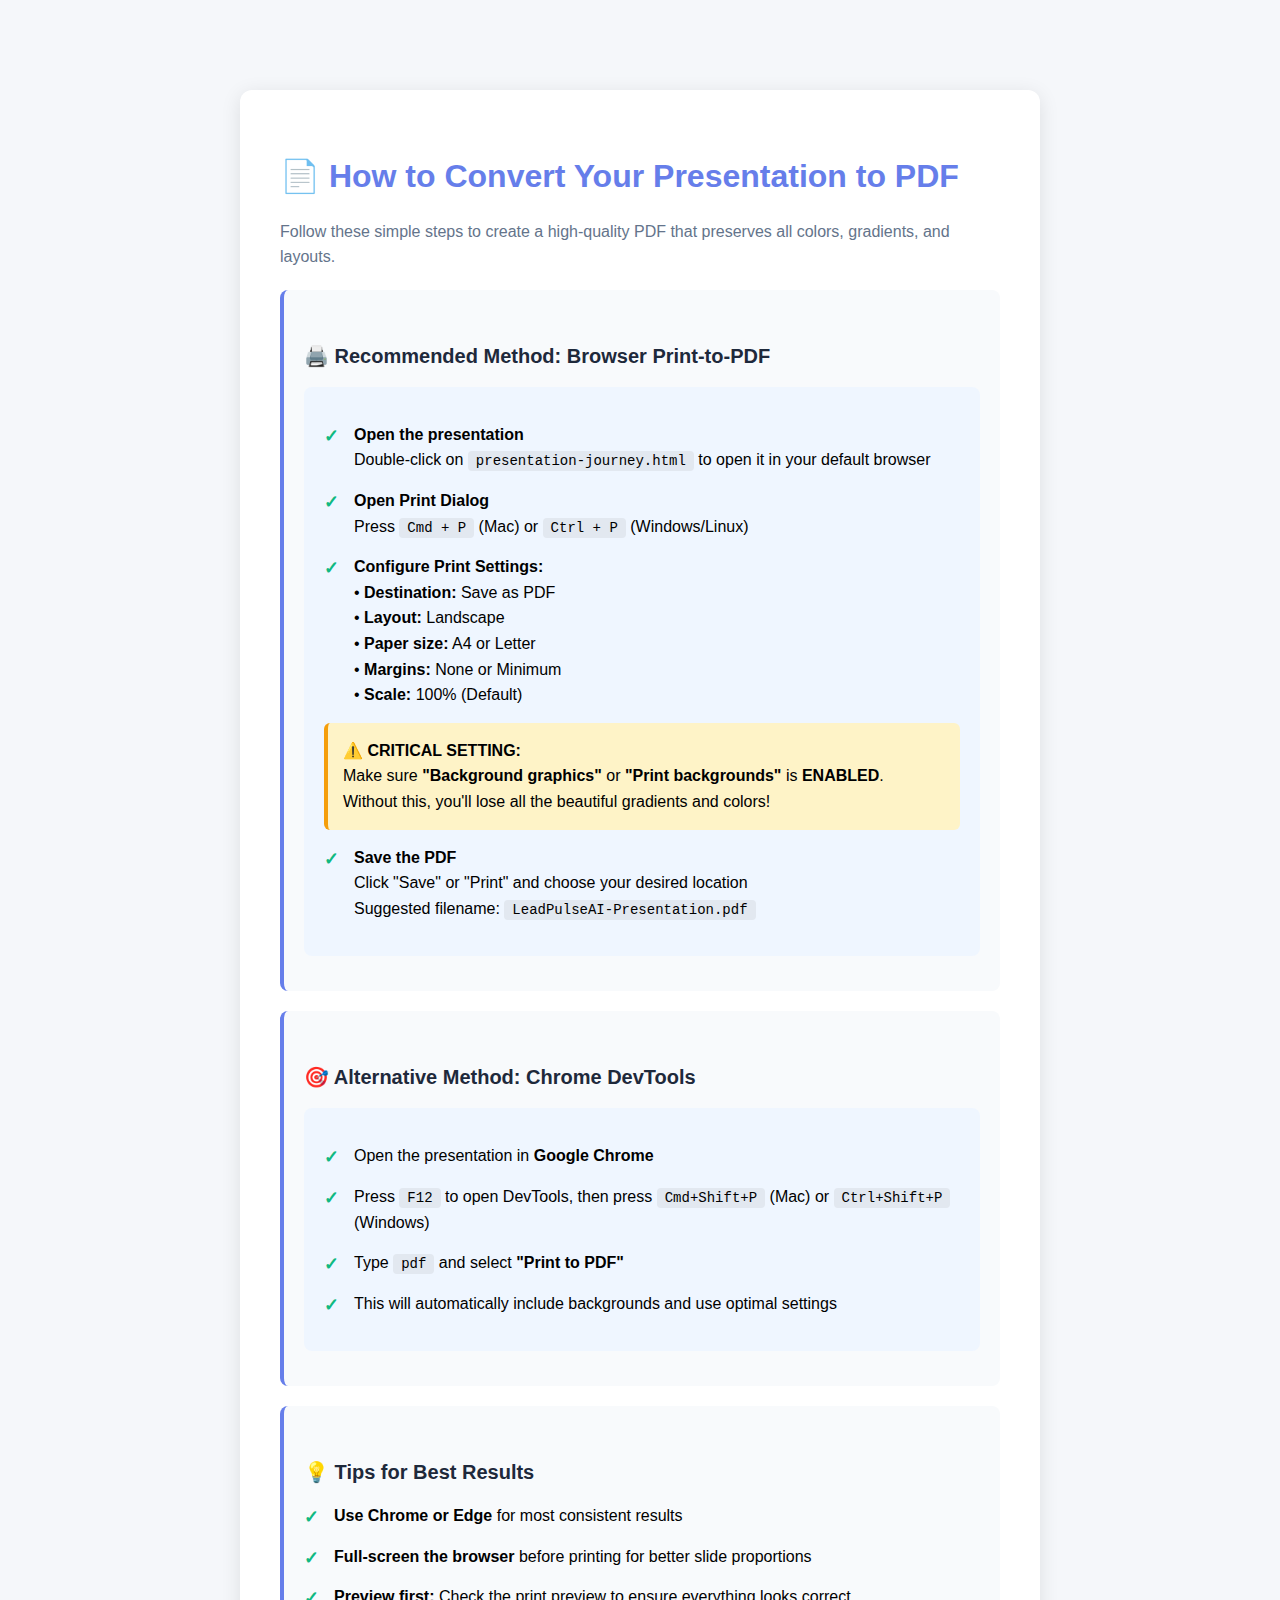
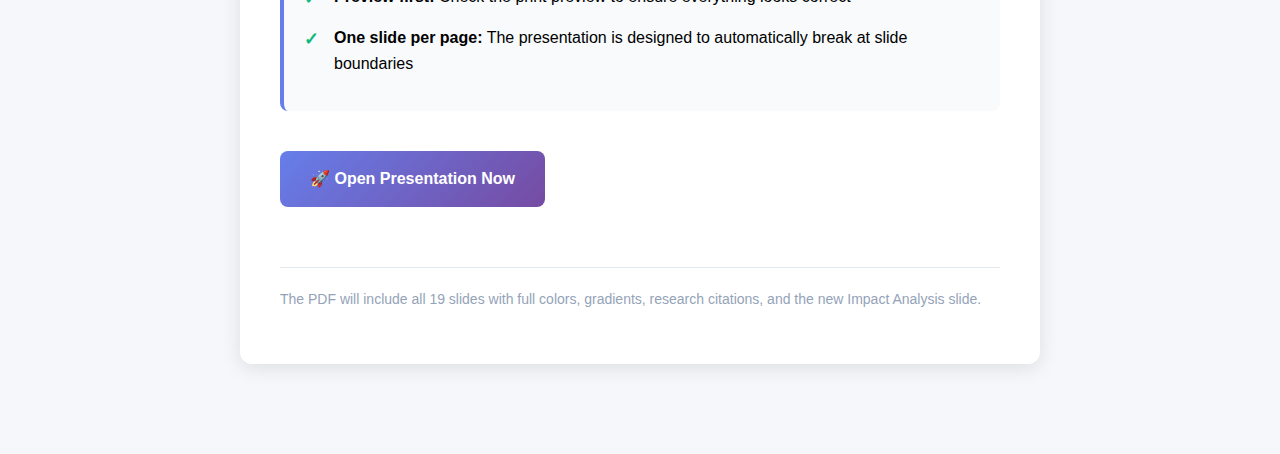
<file: print-instructions.html>
<!DOCTYPE html>
<html lang="en">
<head>
    <meta charset="UTF-8">
    <meta name="viewport" content="width=device-width, initial-scale=1.0">
    <title>PDF Conversion Instructions</title>
    <style>
        body {
            font-family: -apple-system, BlinkMacSystemFont, 'Segoe UI', sans-serif;
            max-width: 800px;
            margin: 50px auto;
            padding: 40px;
            background: #f5f7fa;
            line-height: 1.6;
        }
        .card {
            background: white;
            padding: 40px;
            border-radius: 12px;
            box-shadow: 0 4px 20px rgba(0,0,0,0.1);
        }
        h1 {
            color: #667eea;
            margin-bottom: 10px;
        }
        h2 {
            color: #1e293b;
            margin-top: 30px;
            margin-bottom: 15px;
            font-size: 20px;
        }
        .method {
            background: #f8fafc;
            padding: 20px;
            border-radius: 8px;
            margin: 20px 0;
            border-left: 4px solid #667eea;
        }
        .steps {
            background: #eff6ff;
            padding: 20px;
            border-radius: 8px;
            margin: 15px 0;
        }
        .step {
            margin: 15px 0;
            padding-left: 30px;
            position: relative;
        }
        .step::before {
            content: "✓";
            position: absolute;
            left: 0;
            color: #10b981;
            font-weight: bold;
            font-size: 18px;
        }
        .important {
            background: #fef3c7;
            padding: 15px;
            border-radius: 6px;
            border-left: 4px solid #f59e0b;
            margin: 15px 0;
        }
        .button {
            display: inline-block;
            background: linear-gradient(135deg, #667eea 0%, #764ba2 100%);
            color: white;
            padding: 15px 30px;
            border-radius: 8px;
            text-decoration: none;
            font-weight: 600;
            margin: 20px 0;
            transition: transform 0.2s;
        }
        .button:hover {
            transform: translateY(-2px);
        }
        code {
            background: #e2e8f0;
            padding: 2px 8px;
            border-radius: 4px;
            font-family: 'Monaco', 'Courier New', monospace;
            font-size: 14px;
        }
    </style>
</head>
<body>
    <div class="card">
        <h1>📄 How to Convert Your Presentation to PDF</h1>
        <p style="color: #64748b; font-size: 16px;">Follow these simple steps to create a high-quality PDF that preserves all colors, gradients, and layouts.</p>

        <div class="method">
            <h2>🖨️ Recommended Method: Browser Print-to-PDF</h2>

            <div class="steps">
                <div class="step">
                    <strong>Open the presentation</strong><br>
                    Double-click on <code>presentation-journey.html</code> to open it in your default browser
                </div>

                <div class="step">
                    <strong>Open Print Dialog</strong><br>
                    Press <code>Cmd + P</code> (Mac) or <code>Ctrl + P</code> (Windows/Linux)
                </div>

                <div class="step">
                    <strong>Configure Print Settings:</strong><br>
                    • <strong>Destination:</strong> Save as PDF<br>
                    • <strong>Layout:</strong> Landscape<br>
                    • <strong>Paper size:</strong> A4 or Letter<br>
                    • <strong>Margins:</strong> None or Minimum<br>
                    • <strong>Scale:</strong> 100% (Default)
                </div>

                <div class="important">
                    <strong>⚠️ CRITICAL SETTING:</strong><br>
                    Make sure <strong>"Background graphics"</strong> or <strong>"Print backgrounds"</strong> is <strong>ENABLED</strong>.<br>
                    Without this, you'll lose all the beautiful gradients and colors!
                </div>

                <div class="step">
                    <strong>Save the PDF</strong><br>
                    Click "Save" or "Print" and choose your desired location<br>
                    Suggested filename: <code>LeadPulseAI-Presentation.pdf</code>
                </div>
            </div>
        </div>

        <div class="method">
            <h2>🎯 Alternative Method: Chrome DevTools</h2>

            <div class="steps">
                <div class="step">
                    Open the presentation in <strong>Google Chrome</strong>
                </div>

                <div class="step">
                    Press <code>F12</code> to open DevTools, then press <code>Cmd+Shift+P</code> (Mac) or <code>Ctrl+Shift+P</code> (Windows)
                </div>

                <div class="step">
                    Type <code>pdf</code> and select <strong>"Print to PDF"</strong>
                </div>

                <div class="step">
                    This will automatically include backgrounds and use optimal settings
                </div>
            </div>
        </div>

        <div class="method">
            <h2>💡 Tips for Best Results</h2>

            <div class="step">
                <strong>Use Chrome or Edge</strong> for most consistent results
            </div>

            <div class="step">
                <strong>Full-screen the browser</strong> before printing for better slide proportions
            </div>

            <div class="step">
                <strong>Preview first:</strong> Check the print preview to ensure everything looks correct
            </div>

            <div class="step">
                <strong>One slide per page:</strong> The presentation is designed to automatically break at slide boundaries
            </div>
        </div>

        <a href="presentation-journey.html" class="button">🚀 Open Presentation Now</a>

        <p style="margin-top: 40px; color: #94a3b8; font-size: 14px; border-top: 1px solid #e2e8f0; padding-top: 20px;">
            The PDF will include all 19 slides with full colors, gradients, research citations, and the new Impact Analysis slide.
        </p>
    </div>
</body>
</html>
</file>
<file: css/global.css>
/* ================================================================
   LeadPulseAI - Global Styles
   Version: 1.0
   ================================================================ */

/* ============= CSS Variables ============= */
:root {
  /* Primary Colors */
  --aia-red: #E40521;
  --navy-blue: #1B365D;
  --sky-blue: #0066CC;

  /* Status Colors */
  --success: #00C853;
  --warning: #FF9800;
  --danger: #F44336;
  --info: #2196F3;

  /* Neutral Colors */
  --dark: #1E293B;
  --medium: #64748B;
  --light: #CBD5E1;
  --background: #F8FAFC;
  --white: #FFFFFF;

  /* AI/Tech Theme */
  --ai-purple: #9333EA;
  --neon-green: #00FF88;
  --gradient-primary: linear-gradient(135deg, #667eea 0%, #764ba2 100%);
  --gradient-success: linear-gradient(135deg, #00C853 0%, #00E676 100%);
  --gradient-danger: linear-gradient(135deg, #F44336 0%, #FF5252 100%);

  /* Shadows */
  --shadow-sm: 0 1px 3px rgba(0, 0, 0, 0.1);
  --shadow-md: 0 4px 6px rgba(0, 0, 0, 0.1);
  --shadow-lg: 0 10px 25px rgba(0, 0, 0, 0.15);
  --shadow-xl: 0 20px 40px rgba(0, 0, 0, 0.2);

  /* Border Radius */
  --radius-sm: 6px;
  --radius-md: 12px;
  --radius-lg: 16px;
  --radius-full: 9999px;

  /* Spacing */
  --space-xs: 4px;
  --space-sm: 8px;
  --space-md: 16px;
  --space-lg: 24px;
  --space-xl: 32px;
  --space-2xl: 48px;

  /* Typography */
  --font-primary: 'Inter', -apple-system, BlinkMacSystemFont, 'Segoe UI', sans-serif;
  --font-mono: 'Fira Code', 'Courier New', monospace;

  /* Transitions */
  --transition-fast: 150ms ease-in-out;
  --transition-normal: 300ms ease-in-out;
  --transition-slow: 400ms cubic-bezier(0.4, 0, 0.2, 1);
}

/* ============= Reset & Base Styles ============= */
* {
  margin: 0;
  padding: 0;
  box-sizing: border-box;
}

html {
  font-size: 16px;
  -webkit-font-smoothing: antialiased;
  -moz-osx-font-smoothing: grayscale;
}

body {
  font-family: var(--font-primary);
  font-size: 14px;
  line-height: 1.5;
  color: var(--dark);
  background-color: var(--background);
  overflow-x: hidden;
}

h1, h2, h3, h4, h5, h6 {
  font-weight: 600;
  line-height: 1.2;
  margin-bottom: var(--space-md);
}

h1 { font-size: 32px; }
h2 { font-size: 24px; }
h3 { font-size: 20px; }
h4 { font-size: 16px; }
h5 { font-size: 14px; }
h6 { font-size: 12px; }

p {
  margin-bottom: var(--space-md);
}

a {
  color: var(--sky-blue);
  text-decoration: none;
  transition: color var(--transition-fast);
}

a:hover {
  color: var(--aia-red);
  text-decoration: underline;
}

ul, ol {
  list-style: none;
}

img {
  max-width: 100%;
  height: auto;
}

button {
  font-family: inherit;
  cursor: pointer;
  border: none;
  outline: none;
}

input, textarea, select {
  font-family: inherit;
  font-size: inherit;
  border: 1px solid var(--light);
  border-radius: var(--radius-sm);
  padding: var(--space-sm) var(--space-md);
  transition: border-color var(--transition-fast);
}

input:focus, textarea:focus, select:focus {
  border-color: var(--sky-blue);
  outline: none;
}

/* ============= Utility Classes ============= */
.container {
  max-width: 1440px;
  margin: 0 auto;
  padding: 0 var(--space-lg);
}

.text-center { text-align: center; }
.text-left { text-align: left; }
.text-right { text-align: right; }

.font-bold { font-weight: 700; }
.font-semibold { font-weight: 600; }
.font-medium { font-weight: 500; }
.font-normal { font-weight: 400; }

.text-sm { font-size: 12px; }
.text-base { font-size: 14px; }
.text-lg { font-size: 16px; }
.text-xl { font-size: 18px; }
.text-2xl { font-size: 20px; }
.text-3xl { font-size: 24px; }

.text-dark { color: var(--dark); }
.text-medium { color: var(--medium); }
.text-light { color: var(--light); }
.text-success { color: var(--success); }
.text-warning { color: var(--warning); }
.text-danger { color: var(--danger); }
.text-info { color: var(--info); }
.text-primary { color: var(--aia-red); }

.bg-white { background-color: var(--white); }
.bg-background { background-color: var(--background); }
.bg-primary { background-color: var(--aia-red); }
.bg-success { background-color: var(--success); }
.bg-warning { background-color: var(--warning); }
.bg-danger { background-color: var(--danger); }
.bg-info { background-color: var(--info); }

.mt-0 { margin-top: 0; }
.mt-sm { margin-top: var(--space-sm); }
.mt-md { margin-top: var(--space-md); }
.mt-lg { margin-top: var(--space-lg); }
.mt-xl { margin-top: var(--space-xl); }

.mb-0 { margin-bottom: 0; }
.mb-sm { margin-bottom: var(--space-sm); }
.mb-md { margin-bottom: var(--space-md); }
.mb-lg { margin-bottom: var(--space-lg); }
.mb-xl { margin-bottom: var(--space-xl); }

.ml-sm { margin-left: var(--space-sm); }
.mr-sm { margin-right: var(--space-sm); }

.p-0 { padding: 0; }
.p-sm { padding: var(--space-sm); }
.p-md { padding: var(--space-md); }
.p-lg { padding: var(--space-lg); }
.p-xl { padding: var(--space-xl); }

.flex { display: flex; }
.flex-column { flex-direction: column; }
.flex-wrap { flex-wrap: wrap; }
.items-center { align-items: center; }
.items-start { align-items: flex-start; }
.items-end { align-items: flex-end; }
.justify-center { justify-content: center; }
.justify-between { justify-content: space-between; }
.justify-start { justify-content: flex-start; }
.justify-end { justify-content: flex-end; }
.gap-sm { gap: var(--space-sm); }
.gap-md { gap: var(--space-md); }
.gap-lg { gap: var(--space-lg); }

.grid { display: grid; }
.grid-cols-2 { grid-template-columns: repeat(2, 1fr); }
.grid-cols-3 { grid-template-columns: repeat(3, 1fr); }
.grid-cols-4 { grid-template-columns: repeat(4, 1fr); }

.hidden { display: none; }
.visible { display: block; }

.rounded-sm { border-radius: var(--radius-sm); }
.rounded-md { border-radius: var(--radius-md); }
.rounded-lg { border-radius: var(--radius-lg); }
.rounded-full { border-radius: var(--radius-full); }

.shadow-sm { box-shadow: var(--shadow-sm); }
.shadow-md { box-shadow: var(--shadow-md); }
.shadow-lg { box-shadow: var(--shadow-lg); }
.shadow-xl { box-shadow: var(--shadow-xl); }

.cursor-pointer { cursor: pointer; }
.cursor-not-allowed { cursor: not-allowed; }

.opacity-50 { opacity: 0.5; }
.opacity-75 { opacity: 0.75; }

.overflow-hidden { overflow: hidden; }
.overflow-auto { overflow: auto; }
.overflow-scroll { overflow: scroll; }

.relative { position: relative; }
.absolute { position: absolute; }
.fixed { position: fixed; }
.sticky { position: sticky; }

.w-full { width: 100%; }
.h-full { height: 100%; }

/* ============= Animation Classes ============= */
.fade-in {
  animation: fadeIn var(--transition-normal);
}

@keyframes fadeIn {
  from {
    opacity: 0;
  }
  to {
    opacity: 1;
  }
}

.slide-in {
  animation: slideIn var(--transition-slow);
}

@keyframes slideIn {
  from {
    transform: translateY(20px);
    opacity: 0;
  }
  to {
    transform: translateY(0);
    opacity: 1;
  }
}

.scale-in {
  animation: scaleIn var(--transition-normal);
}

@keyframes scaleIn {
  from {
    transform: scale(0.95);
    opacity: 0;
  }
  to {
    transform: scale(1);
    opacity: 1;
  }
}

.pulse {
  animation: pulse 2s cubic-bezier(0.4, 0, 0.6, 1) infinite;
}

@keyframes pulse {
  0%, 100% {
    opacity: 1;
  }
  50% {
    opacity: 0.7;
  }
}

.pulse-ring {
  animation: pulseRing 2s cubic-bezier(0.4, 0, 0.6, 1) infinite;
}

@keyframes pulseRing {
  0% {
    transform: scale(0.95);
    box-shadow: 0 0 0 0 rgba(228, 5, 33, 0.7);
  }
  70% {
    transform: scale(1);
    box-shadow: 0 0 0 10px rgba(228, 5, 33, 0);
  }
  100% {
    transform: scale(0.95);
    box-shadow: 0 0 0 0 rgba(228, 5, 33, 0);
  }
}

.spin {
  animation: spin 1s linear infinite;
}

@keyframes spin {
  from {
    transform: rotate(0deg);
  }
  to {
    transform: rotate(360deg);
  }
}

.shimmer {
  background: linear-gradient(90deg,
    var(--light) 0%,
    var(--white) 50%,
    var(--light) 100%
  );
  background-size: 200% 100%;
  animation: shimmer 1.5s ease-in-out infinite;
}

@keyframes shimmer {
  0% {
    background-position: -200% 0;
  }
  100% {
    background-position: 200% 0;
  }
}

.bounce {
  animation: bounce 1s infinite;
}

@keyframes bounce {
  0%, 100% {
    transform: translateY(0);
  }
  50% {
    transform: translateY(-10px);
  }
}

/* ============= Responsive Design ============= */
@media (max-width: 768px) {
  html {
    font-size: 14px;
  }

  h1 { font-size: 24px; }
  h2 { font-size: 20px; }
  h3 { font-size: 18px; }
  h4 { font-size: 16px; }

  .container {
    padding: 0 var(--space-md);
  }

  .grid-cols-2,
  .grid-cols-3,
  .grid-cols-4 {
    grid-template-columns: 1fr;
  }
}

@media (max-width: 480px) {
  html {
    font-size: 12px;
  }
}

/* ============= Print Styles ============= */
@media print {
  body {
    background-color: white;
  }

  .no-print {
    display: none !important;
  }
}

/* ============= Scrollbar Styling ============= */
::-webkit-scrollbar {
  width: 8px;
  height: 8px;
}

::-webkit-scrollbar-track {
  background: var(--background);
}

::-webkit-scrollbar-thumb {
  background: var(--medium);
  border-radius: var(--radius-full);
}

::-webkit-scrollbar-thumb:hover {
  background: var(--dark);
}

/* ============= Selection Styling ============= */
::selection {
  background-color: var(--aia-red);
  color: white;
}

::-moz-selection {
  background-color: var(--aia-red);
  color: white;
}

/* ============= Logo Styling ============= */
.logo {
  display: flex;
  align-items: center;
  gap: var(--space-sm);
  font-size: 20px;
  font-weight: 700;
  color: var(--navy-blue);
  text-decoration: none;
}

.logo-icon {
  font-size: 24px;
}

.logo:hover {
  text-decoration: none;
  color: var(--aia-red);
}
</file>
<file: css/components.css>
/* ================================================================
   LeadPulseAI - Reusable Components
   Version: 1.0
   ================================================================ */

/* ============= Buttons ============= */
.btn {
  display: inline-flex;
  align-items: center;
  justify-content: center;
  gap: var(--space-sm);
  padding: var(--space-sm) var(--space-lg);
  font-size: 14px;
  font-weight: 600;
  border-radius: var(--radius-sm);
  transition: all var(--transition-fast);
  cursor: pointer;
  border: none;
  text-decoration: none;
  white-space: nowrap;
}

.btn:hover {
  transform: translateY(-1px);
  box-shadow: var(--shadow-md);
  text-decoration: none;
}

.btn:active {
  transform: translateY(0);
}

.btn:disabled {
  opacity: 0.5;
  cursor: not-allowed;
  transform: none;
}

.btn-primary {
  background-color: var(--aia-red);
  color: white;
}

.btn-primary:hover {
  background-color: #c70419;
  color: white;
}

.btn-secondary {
  background-color: white;
  color: var(--navy-blue);
  border: 2px solid var(--navy-blue);
}

.btn-secondary:hover {
  background-color: var(--navy-blue);
  color: white;
}

.btn-success {
  background-color: var(--success);
  color: white;
}

.btn-success:hover {
  background-color: #00a844;
}

.btn-danger {
  background-color: var(--danger);
  color: white;
}

.btn-danger:hover {
  background-color: #d32f2f;
}

.btn-ghost {
  background-color: transparent;
  color: var(--navy-blue);
}

.btn-ghost:hover {
  background-color: var(--background);
}

.btn-icon {
  width: 40px;
  height: 40px;
  padding: 0;
  border-radius: var(--radius-full);
}

.btn-sm {
  padding: 4px var(--space-md);
  font-size: 12px;
}

.btn-lg {
  padding: var(--space-md) var(--space-xl);
  font-size: 16px;
}

/* ============= Cards ============= */
.card {
  background-color: var(--white);
  border-radius: var(--radius-md);
  box-shadow: var(--shadow-sm);
  padding: var(--space-lg);
  transition: all var(--transition-normal);
}

.card:hover {
  transform: translateY(-2px);
  box-shadow: var(--shadow-md);
}

.card-header {
  display: flex;
  align-items: center;
  justify-content: space-between;
  margin-bottom: var(--space-md);
  padding-bottom: var(--space-md);
  border-bottom: 1px solid var(--light);
}

.card-title {
  font-size: 18px;
  font-weight: 600;
  color: var(--navy-blue);
  margin: 0;
}

.card-body {
  margin-bottom: var(--space-md);
}

.card-footer {
  display: flex;
  align-items: center;
  justify-content: space-between;
  margin-top: var(--space-md);
  padding-top: var(--space-md);
  border-top: 1px solid var(--light);
}

.card-stat {
  text-align: center;
  padding: var(--space-lg);
}

.card-stat-value {
  font-size: 32px;
  font-weight: 700;
  color: var(--navy-blue);
  margin-bottom: var(--space-sm);
}

.card-stat-label {
  font-size: 14px;
  color: var(--medium);
  text-transform: uppercase;
  letter-spacing: 0.5px;
}

.card-stat-change {
  font-size: 12px;
  font-weight: 600;
  margin-top: var(--space-sm);
}

.card-stat-change.positive {
  color: var(--success);
}

.card-stat-change.negative {
  color: var(--danger);
}

/* ============= Badges ============= */
.badge {
  display: inline-flex;
  align-items: center;
  gap: 4px;
  padding: 4px 12px;
  font-size: 11px;
  font-weight: 700;
  text-transform: uppercase;
  letter-spacing: 0.5px;
  border-radius: var(--radius-full);
  white-space: nowrap;
}

.badge-primary {
  background-color: rgba(228, 5, 33, 0.1);
  color: var(--aia-red);
}

.badge-success {
  background-color: rgba(0, 200, 83, 0.1);
  color: var(--success);
}

.badge-warning {
  background-color: rgba(255, 152, 0, 0.1);
  color: var(--warning);
}

.badge-danger {
  background-color: rgba(244, 67, 54, 0.1);
  color: var(--danger);
}

.badge-info {
  background-color: rgba(33, 150, 243, 0.1);
  color: var(--info);
}

.badge-hot {
  background: linear-gradient(135deg, #FF6B6B 0%, #FF8E53 100%);
  color: white;
}

.badge-ai {
  background: linear-gradient(135deg, #667eea 0%, #764ba2 100%);
  color: white;
}

/* ============= Avatars ============= */
.avatar {
  display: inline-flex;
  align-items: center;
  justify-content: center;
  width: 40px;
  height: 40px;
  border-radius: var(--radius-full);
  background-color: var(--background);
  color: var(--navy-blue);
  font-weight: 600;
  overflow: hidden;
}

.avatar img {
  width: 100%;
  height: 100%;
  object-fit: cover;
}

.avatar-sm {
  width: 32px;
  height: 32px;
  font-size: 12px;
}

.avatar-lg {
  width: 64px;
  height: 64px;
  font-size: 24px;
}

.avatar-ai {
  background: linear-gradient(135deg, #667eea 0%, #764ba2 100%);
  color: white;
}

/* ============= Progress Bars ============= */
.progress {
  width: 100%;
  height: 8px;
  background-color: var(--light);
  border-radius: var(--radius-full);
  overflow: hidden;
}

.progress-bar {
  height: 100%;
  background-color: var(--success);
  border-radius: var(--radius-full);
  transition: width var(--transition-slow);
}

.progress-bar-primary {
  background-color: var(--aia-red);
}

.progress-bar-danger {
  background-color: var(--danger);
}

.progress-bar-warning {
  background-color: var(--warning);
}

.progress-bar-gradient {
  background: var(--gradient-success);
}

/* ============= Tooltips ============= */
.tooltip {
  position: relative;
  display: inline-block;
}

.tooltip-text {
  visibility: hidden;
  width: 200px;
  background-color: var(--dark);
  color: white;
  text-align: center;
  border-radius: var(--radius-sm);
  padding: var(--space-sm) var(--space-md);
  position: absolute;
  z-index: 1000;
  bottom: 125%;
  left: 50%;
  margin-left: -100px;
  opacity: 0;
  transition: opacity var(--transition-fast);
  font-size: 12px;
}

.tooltip:hover .tooltip-text {
  visibility: visible;
  opacity: 1;
}

/* ============= Alerts ============= */
.alert {
  padding: var(--space-md) var(--space-lg);
  border-radius: var(--radius-sm);
  margin-bottom: var(--space-md);
  display: flex;
  align-items: center;
  gap: var(--space-md);
}

.alert-success {
  background-color: rgba(0, 200, 83, 0.1);
  border-left: 4px solid var(--success);
  color: var(--success);
}

.alert-warning {
  background-color: rgba(255, 152, 0, 0.1);
  border-left: 4px solid var(--warning);
  color: var(--warning);
}

.alert-danger {
  background-color: rgba(244, 67, 54, 0.1);
  border-left: 4px solid var(--danger);
  color: var(--danger);
}

.alert-info {
  background-color: rgba(33, 150, 243, 0.1);
  border-left: 4px solid var(--info);
  color: var(--info);
}

/* ============= Modals ============= */
.modal-overlay {
  position: fixed;
  top: 0;
  left: 0;
  width: 100%;
  height: 100%;
  background-color: rgba(0, 0, 0, 0.5);
  backdrop-filter: blur(4px);
  display: flex;
  align-items: center;
  justify-content: center;
  z-index: 9999;
  opacity: 0;
  visibility: hidden;
  transition: all var(--transition-normal);
}

.modal-overlay.active {
  opacity: 1;
  visibility: visible;
}

.modal {
  background-color: white;
  border-radius: var(--radius-lg);
  box-shadow: var(--shadow-xl);
  max-width: 600px;
  width: 90%;
  max-height: 90vh;
  overflow: auto;
  transform: scale(0.9);
  transition: transform var(--transition-normal);
}

.modal-overlay.active .modal {
  transform: scale(1);
}

.modal-header {
  display: flex;
  align-items: center;
  justify-content: space-between;
  padding: var(--space-lg);
  border-bottom: 1px solid var(--light);
}

.modal-title {
  font-size: 20px;
  font-weight: 600;
  color: var(--navy-blue);
  margin: 0;
}

.modal-close {
  background: none;
  border: none;
  font-size: 24px;
  color: var(--medium);
  cursor: pointer;
  transition: color var(--transition-fast);
}

.modal-close:hover {
  color: var(--dark);
}

.modal-body {
  padding: var(--space-lg);
}

.modal-footer {
  display: flex;
  align-items: center;
  justify-content: flex-end;
  gap: var(--space-md);
  padding: var(--space-lg);
  border-top: 1px solid var(--light);
}

/* ============= Tables ============= */
.table {
  width: 100%;
  border-collapse: collapse;
}

.table thead {
  background-color: var(--background);
}

.table th {
  text-align: left;
  padding: var(--space-md);
  font-weight: 600;
  color: var(--navy-blue);
  text-transform: uppercase;
  font-size: 11px;
  letter-spacing: 0.5px;
}

.table td {
  padding: var(--space-md);
  border-bottom: 1px solid var(--light);
}

.table tr:hover {
  background-color: var(--background);
}

/* ============= Forms ============= */
.form-group {
  margin-bottom: var(--space-lg);
}

.form-label {
  display: block;
  margin-bottom: var(--space-sm);
  font-weight: 600;
  color: var(--navy-blue);
}

.form-input,
.form-select,
.form-textarea {
  width: 100%;
  padding: var(--space-sm) var(--space-md);
  border: 1px solid var(--light);
  border-radius: var(--radius-sm);
  font-size: 14px;
  transition: border-color var(--transition-fast);
}

.form-input:focus,
.form-select:focus,
.form-textarea:focus {
  border-color: var(--sky-blue);
  outline: none;
  box-shadow: 0 0 0 3px rgba(0, 102, 204, 0.1);
}

.form-textarea {
  resize: vertical;
  min-height: 100px;
}

.form-help {
  display: block;
  margin-top: var(--space-sm);
  font-size: 12px;
  color: var(--medium);
}

.form-error {
  display: block;
  margin-top: var(--space-sm);
  font-size: 12px;
  color: var(--danger);
}

/* ============= Tabs ============= */
.tabs {
  border-bottom: 2px solid var(--light);
  margin-bottom: var(--space-lg);
}

.tab-list {
  display: flex;
  gap: var(--space-md);
}

.tab {
  padding: var(--space-md) var(--space-lg);
  font-weight: 600;
  color: var(--medium);
  cursor: pointer;
  border-bottom: 3px solid transparent;
  transition: all var(--transition-fast);
  margin-bottom: -2px;
}

.tab:hover {
  color: var(--navy-blue);
}

.tab.active {
  color: var(--aia-red);
  border-bottom-color: var(--aia-red);
}

.tab-content {
  display: none;
}

.tab-content.active {
  display: block;
  animation: fadeIn var(--transition-normal);
}

/* ============= Indicators ============= */
.indicator {
  position: relative;
}

.indicator-badge {
  position: absolute;
  top: -4px;
  right: -4px;
  min-width: 20px;
  height: 20px;
  padding: 0 6px;
  display: flex;
  align-items: center;
  justify-content: center;
  background-color: var(--aia-red);
  color: white;
  font-size: 10px;
  font-weight: 700;
  border-radius: var(--radius-full);
  border: 2px solid white;
}

.status-dot {
  display: inline-block;
  width: 8px;
  height: 8px;
  border-radius: var(--radius-full);
  margin-right: var(--space-sm);
}

.status-dot-green {
  background-color: var(--success);
}

.status-dot-red {
  background-color: var(--danger);
}

.status-dot-yellow {
  background-color: var(--warning);
}

.status-dot-pulse {
  animation: pulse 2s cubic-bezier(0.4, 0, 0.6, 1) infinite;
}

/* ============= Empty States ============= */
.empty-state {
  text-align: center;
  padding: var(--space-2xl);
  color: var(--medium);
}

.empty-state-icon {
  font-size: 48px;
  margin-bottom: var(--space-md);
  opacity: 0.5;
}

.empty-state-title {
  font-size: 18px;
  font-weight: 600;
  color: var(--dark);
  margin-bottom: var(--space-sm);
}

.empty-state-text {
  font-size: 14px;
  color: var(--medium);
}

/* ============= Loading States ============= */
.loading-spinner {
  display: inline-block;
  width: 40px;
  height: 40px;
  border: 4px solid var(--light);
  border-top-color: var(--aia-red);
  border-radius: var(--radius-full);
  animation: spin 1s linear infinite;
}

.loading-skeleton {
  background: linear-gradient(90deg, var(--light) 0%, var(--white) 50%, var(--light) 100%);
  background-size: 200% 100%;
  animation: shimmer 1.5s ease-in-out infinite;
  border-radius: var(--radius-sm);
}

.loading-dots {
  display: inline-flex;
  gap: 4px;
}

.loading-dot {
  width: 8px;
  height: 8px;
  border-radius: var(--radius-full);
  background-color: var(--aia-red);
  animation: bounce 1.4s infinite ease-in-out both;
}

.loading-dot:nth-child(1) {
  animation-delay: -0.32s;
}

.loading-dot:nth-child(2) {
  animation-delay: -0.16s;
}

/* ============= Dividers ============= */
.divider {
  height: 1px;
  background-color: var(--light);
  margin: var(--space-lg) 0;
}

.divider-vertical {
  width: 1px;
  background-color: var(--light);
  height: 100%;
}

/* ============= Dropdown ============= */
.dropdown {
  position: relative;
  display: inline-block;
}

.dropdown-menu {
  position: absolute;
  top: 100%;
  right: 0;
  margin-top: var(--space-sm);
  background-color: white;
  border-radius: var(--radius-md);
  box-shadow: var(--shadow-lg);
  min-width: 200px;
  padding: var(--space-sm) 0;
  z-index: 1000;
  opacity: 0;
  visibility: hidden;
  transform: translateY(-10px);
  transition: all var(--transition-fast);
}

.dropdown.active .dropdown-menu {
  opacity: 1;
  visibility: visible;
  transform: translateY(0);
}

.dropdown-item {
  display: block;
  padding: var(--space-sm) var(--space-lg);
  color: var(--dark);
  text-decoration: none;
  transition: background-color var(--transition-fast);
  cursor: pointer;
}

.dropdown-item:hover {
  background-color: var(--background);
  text-decoration: none;
}

.dropdown-divider {
  height: 1px;
  background-color: var(--light);
  margin: var(--space-sm) 0;
}

/* ============= Breadcrumbs ============= */
.breadcrumb {
  display: flex;
  align-items: center;
  gap: var(--space-sm);
  font-size: 14px;
}

.breadcrumb-item {
  color: var(--medium);
}

.breadcrumb-item.active {
  color: var(--dark);
  font-weight: 600;
}

.breadcrumb-separator {
  color: var(--medium);
}

/* ============= Toast Notifications ============= */
.toast-container {
  position: fixed;
  top: var(--space-lg);
  right: var(--space-lg);
  z-index: 10000;
  display: flex;
  flex-direction: column;
  gap: var(--space-md);
}

.toast {
  background-color: white;
  border-radius: var(--radius-md);
  box-shadow: var(--shadow-lg);
  padding: var(--space-md) var(--space-lg);
  min-width: 300px;
  display: flex;
  align-items: center;
  gap: var(--space-md);
  animation: slideInRight var(--transition-normal);
}

@keyframes slideInRight {
  from {
    transform: translateX(100%);
    opacity: 0;
  }
  to {
    transform: translateX(0);
    opacity: 1;
  }
}

.toast-icon {
  font-size: 20px;
}

.toast-content {
  flex: 1;
}

.toast-title {
  font-weight: 600;
  margin-bottom: 4px;
}

.toast-message {
  font-size: 12px;
  color: var(--medium);
}

.toast-close {
  background: none;
  border: none;
  font-size: 18px;
  color: var(--medium);
  cursor: pointer;
  transition: color var(--transition-fast);
}

.toast-close:hover {
  color: var(--dark);
}

.toast-success {
  border-left: 4px solid var(--success);
}

.toast-warning {
  border-left: 4px solid var(--warning);
}

.toast-danger {
  border-left: 4px solid var(--danger);
}

.toast-info {
  border-left: 4px solid var(--info);
}
</file>
